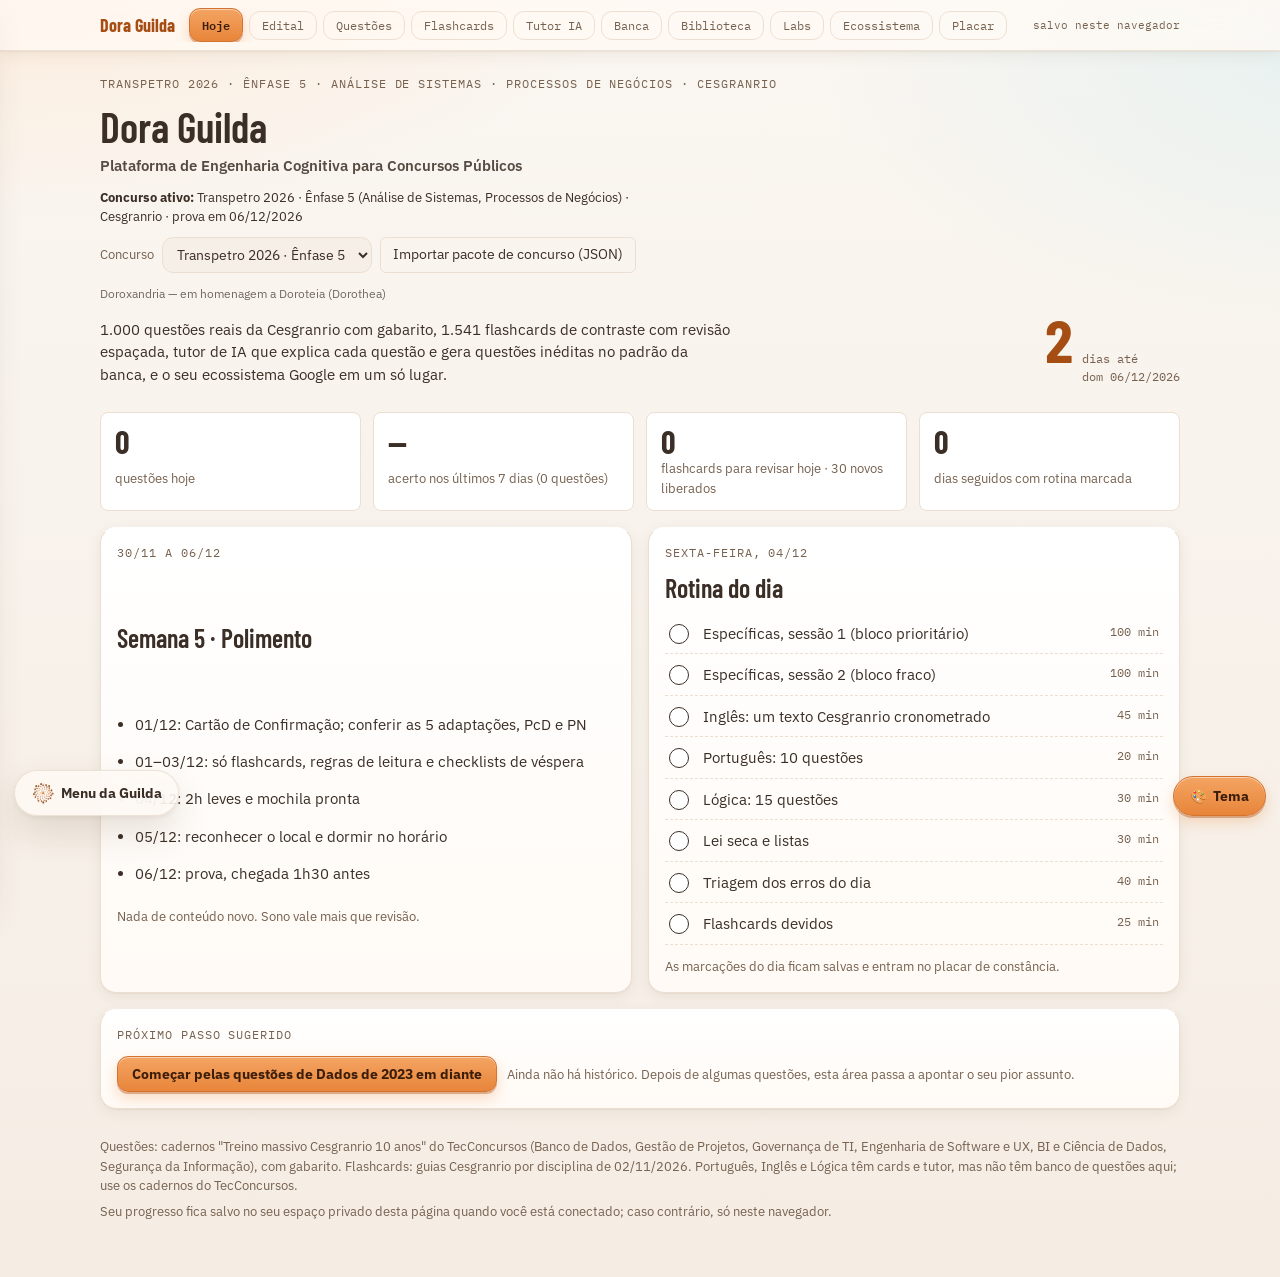
<file: index.html>
<!doctype html>
<html lang="pt-BR" data-th-bottom="84"><head><meta charset="utf-8"><meta name="viewport" content="width=device-width,initial-scale=1,viewport-fit=cover"><meta name="theme-color" content="#0d5b6b"><link rel="manifest" href="manifest.json"><link rel="icon" href="icon-192.png"><link rel="apple-touch-icon" href="icon-192.png"><style>:root{color-scheme:light;padding:env(safe-area-inset-top,0px) 0 env(safe-area-inset-bottom,0px)}body{margin:0;font:14px system-ui,sans-serif}img{max-width:100%}[hidden]{display:none!important}</style>
<title>Dora Guilda · Engenharia Cognitiva para Concursos Públicos</title>

<link rel="preconnect" href="https://fonts.googleapis.com">
<link rel="preconnect" href="https://fonts.gstatic.com" crossorigin>
<link rel="stylesheet" href="https://fonts.googleapis.com/css2?family=Barlow+Condensed:wght@500;600;700&family=IBM+Plex+Sans:ital,wght@0,400;0,500;0,600;1,400&family=IBM+Plex+Mono:wght@400;500&display=swap">
<style>
/* Layout: barra de navegação fixa com as seis áreas; cada área é uma coluna de leitura no estilo do caderno de prova; placar lateral só em telas largas. */
:root{
  --bg:#f3f5f6; --paper:#ffffff; --ink:#14232a; --muted:#566870; --line:#d5dde0;
  --accent:#0d5b6b; --accent-soft:#dcecef; --warn:#a96400; --warn-soft:#f8ecd8;
  --bad:#a3322a; --bad-soft:#f6e1de; --ok:#2c6e3f; --ok-soft:#e1efe4; --on-accent:#ffffff;
  --display:"Barlow Condensed","Arial Narrow",Arial,sans-serif;
  --body:"IBM Plex Sans",system-ui,-apple-system,"Segoe UI",sans-serif;
  --mono:"IBM Plex Mono",ui-monospace,Menlo,Consolas,monospace;
}
@media (prefers-color-scheme:dark){:root:not([data-theme="light"]){
  --bg:#0e1619; --paper:#152126; --ink:#e3ecee; --muted:#9db0b6; --line:#2a3a40;
  --accent:#5fb6c6; --accent-soft:#16343b; --warn:#e3a54b; --warn-soft:#3a2c14;
  --bad:#ec8b81; --bad-soft:#3d1f1c; --ok:#7fc794; --ok-soft:#183324; --on-accent:#0e1619; color-scheme:dark}}
:root[data-theme="dark"]{
  --bg:#0e1619; --paper:#152126; --ink:#e3ecee; --muted:#9db0b6; --line:#2a3a40;
  --accent:#5fb6c6; --accent-soft:#16343b; --warn:#e3a54b; --warn-soft:#3a2c14;
  --bad:#ec8b81; --bad-soft:#3d1f1c; --ok:#7fc794; --ok-soft:#183324; --on-accent:#0e1619; color-scheme:dark}
*{box-sizing:border-box}
body{background:var(--bg);color:var(--ink);font-family:var(--body);font-size:15px;line-height:1.5;margin:0;
  padding-left:max(16px,env(safe-area-inset-left,0px));padding-right:max(16px,env(safe-area-inset-right,0px));padding-block:0 56px}
.wrap{max-width:1080px;margin:0 auto}
h1,h2,h3{font-family:var(--display);font-weight:600;line-height:1.1;text-wrap:balance;margin:0}
h1{font-size:clamp(28px,4.6vw,42px)} h2{font-size:26px} h3{font-size:19px}
p{margin:0;max-width:70ch}
.eyebrow{font-family:var(--mono);font-size:12px;letter-spacing:.08em;text-transform:uppercase;color:var(--muted)}
.mono{font-family:var(--mono);font-variant-numeric:tabular-nums}
.note{font-size:13px;color:var(--muted)}
a{color:var(--accent)}
button{font-family:var(--body);font-size:14px;cursor:pointer;border-radius:6px;border:1px solid var(--line);background:var(--paper);color:var(--ink);padding:8px 14px}
button.primary{background:var(--accent);border-color:var(--accent);color:var(--on-accent);font-weight:600}
button.ghost{background:none}
button:disabled{opacity:.5;cursor:default}
button:focus-visible,select:focus-visible,input:focus-visible,textarea:focus-visible,a:focus-visible{outline:2px solid var(--accent);outline-offset:2px}
select,input[type=number],textarea{font-family:var(--body);font-size:14px;padding:7px 10px;border:1px solid var(--line);border-radius:6px;background:var(--paper);color:var(--ink);max-width:100%}
textarea{width:100%;resize:vertical;min-height:70px}

body::before{content:"";position:fixed;inset:0 0 auto;height:env(safe-area-inset-top,0px);z-index:10;background:var(--paper)}
nav.top{position:sticky;top:env(safe-area-inset-top,0px);z-index:5;background:var(--paper);border-bottom:1px solid var(--line);
  margin-left:calc(-1 * max(16px,env(safe-area-inset-left,0px)));margin-right:calc(-1 * max(16px,env(safe-area-inset-right,0px)));
  padding-block:8px;padding-left:max(16px,env(safe-area-inset-left,0px));padding-right:max(16px,env(safe-area-inset-right,0px))}
nav.top .in{max-width:1080px;margin:0 auto;display:flex;gap:6px;overflow-x:auto;scrollbar-width:none;align-items:center}
nav.top .brand{font-family:var(--display);font-weight:700;font-size:18px;margin-right:8px;white-space:nowrap;color:var(--accent)}
nav.top button{flex:0 0 auto;font-family:var(--mono);font-size:12px;padding:6px 12px;border-radius:999px;color:var(--muted)}
nav.top button[aria-current="page"]{color:var(--accent);border-color:var(--accent);background:var(--accent-soft)}
nav.top .sync{margin-left:auto;font-family:var(--mono);font-size:11px;color:var(--muted);white-space:nowrap;padding-left:8px}

header.hero{padding-block:24px 8px;display:grid;gap:10px}
.hero-row{display:flex;flex-wrap:wrap;gap:16px;align-items:flex-end;justify-content:space-between}
.count{display:flex;align-items:baseline;gap:8px}
.count .n{font-family:var(--display);font-size:60px;font-weight:700;color:var(--accent);line-height:.9}
.count .l{font-family:var(--mono);font-size:12px;color:var(--muted)}

section[hidden]{display:none!important}
.view{padding-top:18px;display:grid;gap:16px}
.panel{background:var(--paper);border:1px solid var(--line);border-radius:8px;padding:16px;display:grid;gap:12px;min-width:0}
.grid2{display:grid;grid-template-columns:repeat(auto-fit,minmax(300px,1fr));gap:16px}
.grid3{display:grid;grid-template-columns:repeat(auto-fit,minmax(200px,1fr));gap:12px}
.kpi{display:grid;gap:2px;padding:12px 14px;border:1px solid var(--line);border-radius:8px;background:var(--paper);min-width:0}
.kpi b{font-family:var(--display);font-size:32px;font-weight:700;line-height:1}
.kpi span{font-size:13px;color:var(--muted)}
.row{display:flex;flex-wrap:wrap;gap:10px;align-items:center}
.chips{display:flex;flex-wrap:wrap;gap:6px}
.chips button{font-size:13px;padding:5px 10px;border-radius:999px}
.chips button[aria-pressed="true"]{background:var(--accent-soft);border-color:var(--accent);color:var(--accent)}
.filters{display:grid;grid-template-columns:repeat(auto-fit,minmax(200px,1fr));gap:10px;align-items:end}
.filters label{display:grid;gap:4px;font-size:13px;color:var(--muted)}
.pill{display:inline-block;font-family:var(--mono);font-size:11px;padding:2px 8px;border-radius:999px;border:1px solid currentColor;white-space:nowrap}
.pill.ok{color:var(--ok);background:var(--ok-soft)} .pill.bad{color:var(--bad);background:var(--bad-soft)} .pill.warn{color:var(--warn);background:var(--warn-soft)} .pill.acc{color:var(--accent);background:var(--accent-soft)}
.check{display:grid;gap:2px}
.check label{display:grid;grid-template-columns:24px 1fr auto;gap:10px;align-items:start;padding:8px 4px;border-bottom:1px dashed var(--line);cursor:pointer}
.check input{appearance:none;width:20px;height:20px;border:1.5px solid var(--ink);border-radius:50%;margin:1px 0 0;cursor:pointer;background:var(--paper)}
.check input:checked{background:var(--ink)}
.check input:checked + span{color:var(--muted);text-decoration:line-through}
.check .min{font-family:var(--mono);font-size:12px;color:var(--muted)}
ul.clean{margin:0;padding-left:18px;display:grid;gap:5px}

/* questões */
.layout{display:grid;grid-template-columns:minmax(0,1fr) 270px;gap:16px}
@media (max-width:860px){.layout{grid-template-columns:1fr}}
.q-meta{display:flex;flex-wrap:wrap;gap:6px 14px;font-family:var(--mono);font-size:12px;color:var(--muted)}
.q-text{white-space:pre-wrap;font-size:15.5px;line-height:1.55;max-width:74ch}
.alts{display:grid;gap:8px}
.alt{display:grid;grid-template-columns:30px 1fr;gap:10px;align-items:start;padding:10px 12px;border:1px solid var(--line);border-radius:8px;background:var(--paper);text-align:left;font-size:15px;line-height:1.45;white-space:pre-wrap;width:100%}
.alt .l{font-family:var(--display);font-size:20px;font-weight:700;color:var(--accent)}
.alt:hover{border-color:var(--accent)}
.alt.chosen{border-color:var(--accent);background:var(--accent-soft)}
.alt.right{border-color:var(--ok);background:var(--ok-soft)}
.alt.wrong{border-color:var(--bad);background:var(--bad-soft)}
.alt.elim{opacity:.45;text-decoration:line-through}
.feedback{border-left:4px solid var(--accent);padding:10px 14px;background:var(--accent-soft);border-radius:0 8px 8px 0;display:grid;gap:8px}
.feedback.ok{border-color:var(--ok);background:var(--ok-soft)}
.feedback.bad{border-color:var(--bad);background:var(--bad-soft)}
.ai{white-space:pre-wrap;font-size:14.5px;line-height:1.55;border:1px dashed var(--accent);border-radius:8px;padding:12px 14px;background:var(--paper)}
.ai.thinking{color:var(--muted);font-style:italic}
.taxo{display:flex;flex-wrap:wrap;gap:6px;align-items:center}
.taxo button{font-size:12px;padding:4px 10px;border-radius:999px}
.taxo button[aria-pressed="true"]{background:var(--warn-soft);border-color:var(--warn);color:var(--warn)}
.grid10{display:grid;grid-template-columns:repeat(10,1fr);gap:4px}
.grid10 button{padding:6px 0;font-family:var(--mono);font-size:12px;border-radius:4px}
.grid10 button.done{background:var(--accent-soft);border-color:var(--accent)}
.grid10 button.cur{outline:2px solid var(--accent)}
.grid10 button.flag{border-color:var(--warn);color:var(--warn)}
.timer{font-family:var(--display);font-size:30px;font-weight:600}
.big{font-family:var(--display);font-size:42px;font-weight:700;line-height:1;color:var(--accent)}

/* flashcards */
.card{min-height:220px;display:grid;gap:14px;align-content:start;border:1px solid var(--line);border-radius:12px;padding:22px;background:var(--paper)}
.card .front{font-size:19px;line-height:1.45;font-weight:500}
.card .back{font-size:16px;line-height:1.55;border-top:1px dashed var(--line);padding-top:14px;white-space:pre-wrap}
.grades{display:grid;grid-template-columns:repeat(4,1fr);gap:8px}
.grades button{display:grid;gap:2px;padding:10px 6px}
.grades button small{font-family:var(--mono);font-size:11px;color:var(--muted)}
.grades .g0{border-color:var(--bad);color:var(--bad)} .grades .g1{border-color:var(--warn);color:var(--warn)} .grades .g2{border-color:var(--ok);color:var(--ok)} .grades .g3{border-color:var(--accent);color:var(--accent)}

/* tutor */
.chat{display:grid;gap:10px}
.msg{padding:10px 14px;border-radius:10px;white-space:pre-wrap;line-height:1.55;max-width:80ch}
.msg.u{background:var(--accent-soft);justify-self:end}
.msg.a{background:var(--paper);border:1px solid var(--line)}

/* ecossistema */
.links{display:grid;grid-template-columns:repeat(auto-fit,minmax(260px,1fr));gap:10px}
.link{display:grid;gap:4px;padding:12px 14px;border:1px solid var(--line);border-radius:8px;background:var(--paper);text-decoration:none;color:var(--ink);min-width:0}
.link:hover{border-color:var(--accent)}
.btnlink{display:inline-flex;align-items:center;min-height:36px;padding:6px 12px;border:1px solid var(--accent);border-radius:6px;color:var(--accent);text-decoration:none;font-size:14px}
.btnlink.ghost{border-color:var(--line);color:var(--ink)}
.btnlink:hover{background:var(--accent-soft)}
.bib-text{line-height:1.7;max-width:75ch}
.bib-text h3,.bib-text h4{margin:18px 0 6px}
.bib-text p{margin:0 0 10px}
.bib-text li{margin:0 0 6px}
.bib-text mark{background:var(--warn-soft);color:inherit;border-radius:2px}
.link b{font-size:15px}
.link span{font-size:13px;color:var(--muted)}

.bars{display:grid;gap:6px}
.bar{display:grid;grid-template-columns:minmax(90px,140px) 1fr 70px;gap:8px;align-items:center;font-size:13px}
.bar .track{height:10px;background:var(--accent-soft);border-radius:2px;overflow:hidden}
.bar .fill{height:100%;background:var(--accent)}
.bar .v{font-family:var(--mono);text-align:right;font-size:12px}
table{border-collapse:collapse;width:100%;font-size:13px}
th,td{text-align:left;padding:6px 8px;border-bottom:1px solid var(--line);vertical-align:top}
th{font-family:var(--mono);font-size:11px;letter-spacing:.06em;text-transform:uppercase;color:var(--muted);font-weight:500}
td.num,th.num{text-align:right;font-family:var(--mono)}
.tbl{overflow-x:auto}
.empty{padding:20px;text-align:center;color:var(--muted)}
footer{padding-top:28px;font-size:13px;color:var(--muted);display:grid;gap:6px}
@media (prefers-reduced-motion:reduce){*{transition:none!important;animation:none!important}}
</style>
<link rel="icon" type="image/svg+xml" href="favicon.svg"><link rel="apple-touch-icon" href="apple-touch-icon-180.png"><meta property="og:image" content="identidade/premium/oficial/og-1200x630-escuro.png"><meta name="theme-color" content="#211a16"><link rel="stylesheet" href="temas.css"><link rel="stylesheet" href="tema.css"><script src="tema.js"></script><script src="guilda.js"></script><script src="abrir.js" defer></script>

<nav class="top" aria-label="Áreas"><div class="in">
  <span class="brand">Dora Guilda</span>
  <button type="button" data-v="hoje" aria-current="page">Hoje</button>
  <button type="button" data-v="edital">Edital</button>
  <button type="button" data-v="questoes">Questões</button>
  <button type="button" data-v="cards">Flashcards</button>
  <button type="button" data-v="tutor">Tutor IA</button>
  <button type="button" data-v="banca">Banca</button>
  <button type="button" data-v="biblio">Biblioteca</button>
  <button type="button" data-v="labs">Labs</button>
  <button type="button" data-v="eco">Ecossistema</button>
  <button type="button" data-v="placar">Placar</button>
  <span class="sync" id="sync">salvo neste navegador</span>
</div></nav>

<div class="wrap">
<header class="hero">
  <div class="eyebrow" id="heroEyebrow">Carregando o concurso…</div>
  <div class="hero-row">
    <div style="display:grid;gap:6px;min-width:0">
      <h1>Dora Guilda</h1><p class="subtitulo" style="margin:0 0 4px;font-size:15px;font-weight:600;opacity:.85">Plataforma de Engenharia Cognitiva para Concursos Públicos</p><p class="concurso-ativo" style="margin:0 0 4px;font-size:13px"><b>Concurso ativo:</b> <span id="concAtivo">carregando…</span></p><div class="row conc-row" style="gap:8px;margin:0 0 6px"><label class="note" for="concSel">Concurso</label><select id="concSel"><option value="">Carregando…</option></select><label class="btnlink ghost" style="cursor:pointer">Importar pacote de concurso (JSON)<input type="file" id="pacFile" accept="application/json,.json" hidden></label><span class="note" id="pacNote" role="status"></span></div><p class="homenagem" style="margin:0 0 10px;font-size:12px;opacity:.7">Doroxandria — em homenagem a Doroteia (Dorothea)</p>
      <p id="heroText">Questões reais com gabarito, flashcards de contraste com revisão espaçada, tutor de IA que explica cada questão e gera questões inéditas no padrão da banca, e o seu ecossistema Google em um só lugar.</p>
    </div>
    <div class="count"><span class="n mono" id="days">—</span><span class="l" id="daysLabel">dias até<br>a prova</span></div>
  </div>
</header>

<!-- HOJE -->
<section class="view" id="v-hoje">
  <div class="grid3" id="kpis"></div>
  <div class="grid2">
    <div class="panel">
      <div class="eyebrow" id="weekLabel">Semana</div>
      <h2 id="weekTitle">Plano da semana</h2>
      <ul class="clean" id="weekTasks"></ul>
      <div class="note" id="weekGoal"></div>
    </div>
    <div class="panel">
      <div class="eyebrow" id="todayLabel">Rotina de hoje</div>
      <h2>Rotina do dia</h2>
      <div class="check" id="routine"></div>
      <div class="note">As marcações do dia ficam salvas e entram no placar de constância.</div>
    </div>
  </div>
  <div class="panel">
    <div class="eyebrow">Próximo passo sugerido</div>
    <div id="nextStep" class="row"></div>
  </div>
</section>

<!-- EDITAL (painel da prova, pesos, edital e cadernos, tudo do pacote do concurso) -->
<section class="view" id="v-edital" hidden>
  <div id="editalBody" style="display:grid;gap:16px"></div>
</section>

<!-- QUESTÕES -->
<section class="view" id="v-questoes" hidden>
  <div class="panel" id="qsetup">
    <div class="chips" role="group" aria-label="Modo">
      <button type="button" data-m="treino" aria-pressed="true">Treino com correção na hora</button>
      <button type="button" data-m="simulado" aria-pressed="false">Simulado cronometrado</button>
      <button type="button" data-m="erros" aria-pressed="false">Refazer erros</button>
    </div>
    <div class="chips" id="discChips" aria-label="Disciplinas"></div>
    <div class="filters">
      <label>Assunto<select id="assunto"><option value="">Todos os assuntos do filtro</option></select></label>
      <label>Período<select id="periodo"><option value="2023">2023 em diante (estilo atual)</option><option value="2019">2019 em diante</option><option value="0">Todos (2016 a 2026)</option></select></label>
      <label>Ordem<select id="ordem"><option value="rand">Aleatória</option><option value="recent">Mais recentes primeiro</option></select></label>
      <label id="nWrap" hidden>Questões no simulado<input type="number" id="nSim" min="5" max="70" step="5" value="20"></label>
    </div>
    <div class="row">
      <label class="row" style="gap:6px;font-size:13px"><input type="checkbox" id="foraEnfase" checked> Ocultar assuntos de outras ênfases</label>
      <label class="row" style="gap:6px;font-size:13px"><input type="checkbox" id="semFeitas"> Só questões ainda não feitas</label>
    </div>
    <div class="row"><button type="button" class="primary" id="qstart">Começar</button><span class="note" id="qcount"></span></div>
  </div>
  <div class="layout" id="qarena" hidden>
    <div class="panel" id="qpanel"></div>
    <aside class="panel" id="qside"></aside>
  </div>
</section>

<!-- FLASHCARDS -->
<section class="view" id="v-cards" hidden>
  <div class="panel">
    <div class="chips" id="cardChips" aria-label="Disciplinas dos flashcards"></div>
    <div class="row">
      <span class="note" id="cardCount"></span>
      <label class="row" style="gap:6px;font-size:13px">Novos por dia <input type="number" id="newPerDay" min="0" max="200" step="5" value="30" style="width:80px"></label>
    </div>
  </div>
  <div id="cardStage"></div>
</section>

<!-- TUTOR -->
<section class="view" id="v-tutor" hidden>
  <div class="grid2">
    <div class="panel">
      <div class="eyebrow">Gerador de questões inéditas</div>
      <h2>Questões no padrão <span data-conc="banca" data-padrao="da banca">Cesgranrio</span></h2>
      <p class="note">O tutor lê duas questões reais do assunto escolhido e escreve uma nova no mesmo molde: distrator vizinho, absoluto plantado, frase decisiva.</p>
      <div class="filters">
        <label>Disciplina<select id="genDisc"></select></label>
        <label>Assunto<select id="genAss"></select></label>
      </div>
      <div class="row"><button type="button" class="primary" id="genBtn">Gerar questão</button><span class="note" id="genNote"></span></div>
      <div id="genOut"></div>
    </div>
    <div class="panel">
      <div class="eyebrow">Converse com o tutor</div>
      <h2>Tutor <span data-conc="banca" data-padrao="de concursos">Cesgranrio</span></h2>
      <div class="chips" id="tutorQuick"></div>
      <div class="chat" id="chat"></div>
      <textarea id="chatIn" placeholder="Ex.: qual a diferença entre IDS e IPS do jeito que a Cesgranrio cobra?"></textarea>
      <div class="row"><button type="button" class="primary" id="chatSend">Enviar</button><button type="button" class="ghost" id="chatStop" hidden>Parar</button><button type="button" class="ghost" id="chatClear">Limpar conversa</button></div>
      <p class="note" id="tutorNote">O tutor usa o seu próprio acesso ao Claude e pede permissão na primeira pergunta.</p>
    </div>
  </div>
</section>

<!-- BIBLIOTECA -->
<section class="view" id="v-biblio" hidden>
  <div class="panel">
    <div class="eyebrow">Fonte única: Google Drive · Arena · Base de conhecimento</div>
    <h2>Biblioteca</h2>
    <p class="note" id="bibNote">Guias, edital, prova comentada, cadernos de questões e aulas. No Claude, os textos vêm direto do seu Google Drive. Na versão pública, os guias abrem aqui e o resto abre no Drive (só para você, logado).</p>
    <div class="row"><input type="search" id="bibQ" placeholder="Buscar por título ou disciplina" style="flex:1;min-width:0;padding:8px 10px;border:1px solid var(--line);border-radius:6px;background:var(--paper);color:var(--ink)"><button type="button" class="ghost" id="bibNew">O que há de novo no Drive</button></div>
    <div class="chips" id="bibChips"></div>
    <div id="bibList" style="display:grid;gap:14px"></div>
  </div>
  <div class="panel" id="bibReader" hidden>
    <div class="row"><button type="button" class="ghost" id="bibBack">← Voltar à lista</button><a class="btnlink ghost" id="bibOpen" target="_blank" rel="noopener">Abrir no Drive ↗</a><span class="note" id="bibSrc"></span></div>
    <h2 id="bibTitle"></h2>
    <div class="row"><input type="search" id="bibFind" placeholder="Procurar neste texto" style="flex:1;min-width:0;padding:8px 10px;border:1px solid var(--line);border-radius:6px;background:var(--paper);color:var(--ink)"><span class="note" id="bibHits"></span></div>
    <div id="bibText" class="bib-text"></div>
  </div>
</section>

<!-- LABS -->
<section class="view" id="v-labs" hidden>
  <div class="panel">
    <div class="eyebrow">Laboratório de SQL · roda no seu navegador</div>
    <h2>Labs · SQL com as tabelas da prova</h2>
    <p class="note">Quatro tabelas pequenas, no estilo das questões da Cesgranrio. Escolha um desafio, escreva a consulta e execute. O app compara o seu resultado com o esperado, sem olhar o nome das colunas nem a ordem das linhas, a menos que o desafio peça ORDER BY.</p>
    <div class="row"><label class="note">Desafio <select id="sqlCh"></select></label><span class="pill acc" id="sqlScore"></span></div>
    <div class="panel" id="sqlTask" style="background:var(--accent-soft)"></div>
    <textarea id="sqlIn" spellcheck="false" style="font-family:var(--mono);min-height:120px" placeholder="SELECT ..."></textarea>
    <div class="row"><button type="button" class="primary" id="sqlRun">Executar e conferir</button><button type="button" class="ghost" id="sqlShow">Mostrar uma resposta</button><button type="button" class="ghost" id="sqlSchema">Ver as tabelas</button><span class="note" id="sqlNote"></span></div>
    <div id="sqlOut"></div>
  </div>
</section>

<!-- BANCA -->
<section class="view" id="v-banca" hidden>
  <div class="panel">
    <div class="eyebrow">Perfil da <span data-conc="banca" data-padrao="banca">Cesgranrio</span>, prioridades e lições dos professores</div>
    <h2>Banca</h2>
    <div class="chips" id="bancaTabs"></div>
    <div id="bancaBody" style="display:grid;gap:12px"></div>
    <div class="note" id="bancaNote"></div>
  </div>
</section>

<!-- ECOSSISTEMA -->
<section class="view" id="v-eco" hidden>
  <div id="ecoLinks" style="display:grid;gap:16px"></div>
  <div class="panel">
    <div class="eyebrow">Como usar cada ferramenta na reta final</div>
    <h2>Seu ecossistema de estudo</h2>
    <div class="tbl"><table>
      <thead><tr><th>Ferramenta</th><th>Para quê nesta prova</th><th>Quando</th></tr></thead>
      <tbody>
        <tr><td><b>Doroxandria (esta página)</b></td><td>Questões reais com correção, simulados de domingo, refação de erros, flashcards de contraste, tutor</td><td>Todo dia, blocos de Específicas e Anki</td></tr>
        <tr><td><b>Gemini Notebook</b></td><td>Um caderno por disciplina com o guia Cesgranrio como fonte principal; Resumo em Áudio da lei seca e dos pares de contraste; teste e cartões gerados das suas fontes</td><td>Áudio no deslocamento; teste no fim do bloco do dia</td></tr>
        <tr><td><b>Gemini (app)</b></td><td>Gems por disciplina que respondem só com base no guia; Canvas para simular OLAP, normalização e tabela-verdade; Deep Research para LGPD, normas ISO e NIST atualizadas</td><td>Quando travar num conceito; uma vez para cada norma</td></tr>
        <tr><td><b>Flow e Veo</b></td><td>Cenas curtas para o palácio da memória: 14 táticas ATT&amp;CK, STRIDE, 5 grupos do PMBOK, ACID, as 6 operações OLAP</td><td>Uma lista por dia nas semanas 2 e 3</td></tr>
        <tr><td><b>Google Vids</b></td><td>Microaulas narradas a partir do seu caderno de erros no Docs</td><td>Semana 4, para revisar os erros recorrentes</td></tr>
        <tr><td><b>Colab</b></td><td>Estatística do seu desempenho e da incidência da banca a partir do banco de questões</td><td>Segunda-feira, junto da correção do simulado</td></tr>
        <tr><td><b>TecConcursos</b></td><td>43 cadernos por tópico para volume e para medir com questões novas</td><td>Sessões de Específicas</td></tr>
      </tbody>
    </table></div>
  </div>
</section>

<!-- PLACAR -->
<section class="view" id="v-placar" hidden>
  <div class="panel" id="placar"></div>
  <div class="panel" id="progIO">
    <div class="eyebrow">Levar o progresso para outro aparelho</div>
    <h3>Exportar e importar</h3>
    <p class="note">O arquivo guarda questões feitas, flashcards, simulados e tipos de erro. Ao importar, o app junta com o que já existe aqui, sem apagar nada.</p>
    <div class="row"><button type="button" class="primary" id="expFile">Baixar progresso (.json)</button><button type="button" id="expCopy">Copiar progresso</button><label class="btnlink ghost" style="cursor:pointer">Importar arquivo<input type="file" id="impFile" accept="application/json,.json" hidden></label></div>
    <textarea id="impText" placeholder="Ou cole aqui o texto copiado de outro aparelho e clique em Importar texto"></textarea>
    <div class="row"><button type="button" id="impBtn">Importar texto</button><span class="note" id="ioNote"></span></div>
  </div>
</section>

<footer>
  <div>Questões: cadernos "Treino massivo Cesgranrio 10 anos" do TecConcursos (Banco de Dados, Gestão de Projetos, Governança de TI, Engenharia de Software e UX, BI e Ciência de Dados, Segurança da Informação), com gabarito. Flashcards: guias Cesgranrio por disciplina de 02/11/2026. Português, Inglês e Lógica têm cards e tutor, mas não têm banco de questões aqui; use os cadernos do TecConcursos.</div>
  <div>Seu progresso fica salvo no seu espaço privado desta página quando você está conectado; caso contrário, só neste navegador.</div>
</footer>
</div>

<script>
(function(){
  "use strict";
  var $=function(id){return document.getElementById(id)};
  var esc=function(s){return String(s==null?'':s).replace(/[&<>"]/g,function(c){return {'&':'&amp;','<':'&lt;','>':'&gt;','"':'&quot;'}[c]})};
  var EXAM=null; // data da prova: vem do pacote do concurso ativo (concurso.datas.prova)
  var DISC={Dados:'Dados',BI_CienciaDados:'BI e Dados',EngSoftware_UX:'Eng. Software e UX',Projetos:'Projetos',Governanca:'Governança e LGPD',Seguranca:'Segurança'};
  var FORA=/Python|NumPy|Pandas|Tensores|Keras|Matplotlib|Scikit|NLTK|Bibliotecas Python|Linguagem R|Scala|Machine Learning|Redes Neurais|Deep Learning|IA Generativa|Linguagem Natural|LLM|Treinamento e Avalia|Multiagentes|Hadoop|Streaming|Jupyter|ERP \(Enterprise|IN SGD|CMMI|MPS\.BR|Protocolos Seguros|TLS, SSL|IPSec|SSH|Redes Sem Fio|Transferência Segura|RADIUS|Kerberos|Hardening|Forense|Blockchain|SQL Server|Oracle|MySQL|PostgreSQL|Access|Procedimentos armazenados|PL\/SQL|Padrões de Projeto|Pontos de Função|Maven|Jenkins|SubVersion|Github|Esteganografia|Algoritmos de Criptografia|Análise de Código Malicioso|Microsoft Endpoint/i;
  var WEEKS=[
    {s:'2026-11-02',e:'2026-11-08',n:'Semana 1 · Diagnóstico',t:['Dados todos os dias: SQL com tabela e ER → relacional com instâncias','Segurança em dias alternados: malware, ataques, ferramentas de defesa','Lógica em bloco curto diário (equivalências e negação)','Não abra a prova 2023 comentada antes de domingo','Domingo 08/11: Simulado 1 com a prova 2023, ordem A, 330 min'],g:'Meta do Simulado 1: Específicas ≥ 30 · Português ≥ 7 · Inglês ≥ 4'},
    {s:'2026-11-09',e:'2026-11-15',n:'Semana 2 · Blocos fracos',t:['Segunda: correção do Simulado 1 (2h) e taxonomia dos erros','Bloco abaixo de 60% ganha sessão diária','Requisitos, testes e V&V, UML pela descrição, UX (Nielsen, WCAG, protótipos, MVP)','Criptografia (qual chave de quem), IAM, normas pelo número; DW/OLAP; ACID','Domingo 15/11: Simulado 2, ordem B (Inglês primeiro)'],g:'Meta do Simulado 2: Específicas ≥ 33 · Português ≥ 7 · Inglês ≥ 5'},
    {s:'2026-11-16',e:'2026-11-22',n:'Semana 3 · Volume misto e lei seca',t:['Sessões com três assuntos intercalados, 3,5 min por questão','Lei seca 30 min/dia: LGPD, normas, Scrum Guide, grupos × áreas, PMBOK 7','Uma sessão de cálculo: rede, PERT, valor agregado','Glossário do bloco 4 (2h)','Domingo 22/11: Simulado 3 com questões não vistas; fixe a ordem do dia'],g:'Meta do Simulado 3: Específicas ≥ 36 · Português ≥ 8 · Inglês ≥ 5'},
    {s:'2026-11-23',e:'2026-11-29',n:'Semana 4 · Reforço por erro',t:['Só subitens com dois ou mais erros','Segunda passada na prova 2023 (erradas e "?")','Inglês: texto da Transpetro 2023 pela terceira vez','Último conteúdo novo na sexta 27/11','Domingo 29/11: Simulado 4, ensaio geral no horário da prova'],g:'Meta do Simulado 4: Específicas ≥ 38 · Gerais ≥ 12'},
    {s:'2026-11-30',e:'2026-12-06',n:'Semana 5 · Polimento',t:['01/12: Cartão de Confirmação; conferir as 5 adaptações, PcD e PN','01–03/12: só flashcards, regras de leitura e checklists de véspera','04/12: 2h leves e mochila pronta','05/12: reconhecer o local e dormir no horário','06/12: prova, chegada 1h30 antes'],g:'Nada de conteúdo novo. Sono vale mais que revisão.'}
  ];
  var ROUTINE=[['esp1','Específicas, sessão 1 (bloco prioritário)',100],['esp2','Específicas, sessão 2 (bloco fraco)',100],['ing','Inglês: um texto Cesgranrio cronometrado',45],['port','Português: 10 questões',20],['log','Lógica: 15 questões',30],['lei','Lei seca e listas',30],['erros','Triagem dos erros do dia',40],['anki','Flashcards devidos',25]];

  // ---------- estado ----------
  var state={hist:{},srs:{},sims:[],days:{},newCount:{},u:0};
  try{var raw=localStorage.getItem('arenaTP.v2'); if(raw) state=Object.assign(state,JSON.parse(raw));}catch(e){}
  var dbRef=null, saveTimer=null, saving=false, dirty=false;
  function stamp(){state.u=Date.now();}
  function persist(){ stamp(); try{localStorage.setItem('arenaTP.v2',JSON.stringify(state));}catch(e){} dirty=true; if(dbRef){ clearTimeout(saveTimer); saveTimer=setTimeout(flush,2500); } }
  function flush(){ if(!dbRef||saving||!dirty) return; saving=true; dirty=false; $('sync').textContent='salvando…';
    dbRef.set(JSON.parse(JSON.stringify(state))).then(function(){ $('sync').textContent='sincronizado'; }).catch(function(e){ $('sync').textContent= e&&e.code==='quota_exceeded'?'espaço cheio':'salvo neste navegador'; if(e&&e.code==='invalid_argument') dbRef=null; }).then(function(){ saving=false; if(dirty) saveTimer=setTimeout(flush,2500); }); }
  function mergeIn(o){ if(!o) return; var k;
    for(k in (o.hist||{})){ var a=state.hist[k], b=o.hist[k]; if(!a || (b.w||0)>(a.w||0)) state.hist[k]=b; }
    for(k in (o.srs||{})){ var c=state.srs[k], d=o.srs[k]; if(!c || (d.u||0)>(c.u||0)) state.srs[k]=d; }
    for(k in (o.days||{})){ state.days[k]=Object.assign({},o.days[k],state.days[k]||{}); }
    for(k in (o.newCount||{})){ state.newCount[k]=Math.max(state.newCount[k]||0,o.newCount[k]); }
    var seen={}; state.sims=(state.sims||[]).concat(o.sims||[]).filter(function(s){ if(seen[s.when]) return false; seen[s.when]=1; return true; }).sort(function(x,y){return x.when-y.when}); }
  (async function(){ try{ if(!window.claude||!window.claude.use) return; var user=await window.claude.use('user'); var db=await window.claude.use('db'); if(!user||!db) return; var id=await user.id(); if(!id) return;
      dbRef=db.doc('data/users/'+id+'/progress'); var snap=await dbRef.get(); if(snap.exists){ mergeIn(snap.data()); try{localStorage.setItem('arenaTP.v2',JSON.stringify(state));}catch(e){} rerender(); }
      $('sync').textContent='sincronizado'; dirty=true; flush(); }catch(e){ dbRef=null; } })();

  // ---------- util ----------
  function todayKey(d){ d=d||new Date(); return d.getFullYear()+'-'+String(d.getMonth()+1).padStart(2,'0')+'-'+String(d.getDate()).padStart(2,'0'); }
  function dayNum(d){ d=d||new Date(); return Math.floor(new Date(d.getFullYear(),d.getMonth(),d.getDate()).getTime()/86400000); }
  function shuffle(a){ for(var i=a.length-1;i>0;i--){ var j=Math.floor(Math.random()*(i+1)); var t=a[i]; a[i]=a[j]; a[j]=t; } return a; }
  function fmt(s){ s=Math.max(0,Math.floor(s)); var h=Math.floor(s/3600), m=Math.floor(s%3600/60), r=s%60; return (h?h+':':'')+(h&&m<10?'0':'')+m+':'+(r<10?'0':'')+r; }
  function shortAss(a){ return String(a||'').replace(/^TI - [^-]+ - /,'').replace(/^(Gestão de Projetos \(PMBOK\)|Direito Digital) - /,''); }

  var TEC='https://www.tecconcursos.com.br/';
  var Q=[], QBY={}, C=[], LINKS=undefined, BANCA=undefined, VIDEOS=undefined, sample=null, bancaTab='perfil';

  // ---------- CONCURSOS: pacotes no mesmo formato do Doroxandria local ----------
  // concursos/indice.json lista os pacotes do app; o usuário pode importar outros (exportados do Doroxandria).
  // Do pacote saem nome, órgão, banca, datas, painel da prova, pesos, edital, cadernos, plano e conteúdos.
  var Q_ALL=[], C_ALL=[], BIB_ALL=null, CONC=null, PACOTE=null, PACS=[], ALV=null, conteudoToken=0, CONTEUDO_CACHE={}, IMPORT_MEM={};
  var CONC_KEY='arenaTP.concurso', PAC_KEY='arenaTP.pacotes', DIAS=['dom','seg','ter','qua','qui','sex','sáb'];
  // banco desta página (questoes.json) → disciplinas da biblioteca compartilhada do Doroxandria
  var WEB_BIB={Dados:['banco-de-dados'],BI_CienciaDados:['bi-e-analise-de-dados'],EngSoftware_UX:['engenharia-de-software','ux'],Projetos:['gestao-de-projetos'],Governanca:['governanca-de-ti'],Seguranca:['seguranca-da-informacao']};
  var CARD_ALIAS={Geral:'estrategia-de-prova'};
  var PLANOS_EMBUTIDOS={'transpetro-2026-enfase5':{weeks:WEEKS,routine:ROUTINE,domingo:[['sim','Simulado completo: 330 minutos, alguém avisa as horas',330],['ing','Inglês leve à noite (opcional)',20]]}};
  function lerJSON(url){ return fetch(url).then(function(r){ if(!r.ok) throw new Error(url+' ('+r.status+')'); return r.json(); }); }
  function caminhoConteudo(p){ p=String(p||'').trim(); if(!p) return ''; if(/^https?:\/\//i.test(p)) return p; return p.replace(/^\/+/,'').replace(/^dados\//,''); }
  function prepConc(c){ c.nome=c.nome||c.id; c.datas=c.datas||{}; c.painel=c.painel||{}; c.painel.blocos=c.painel.blocos||[]; c.painel.eliminacao=c.painel.eliminacao||{};
    c.disciplinas=c.disciplinas||[]; c.disciplinas.forEach(function(d){ d.itens=d.itens||[]; }); c.plano=c.plano||{}; c.integracoes=c.integracoes||{}; c.conteudos=c.conteudos||{};
    if(!c.edital||typeof c.edital!=='object') c.edital={titulo:c.edital||''}; return c; }
  function validarPacote(p){ if(!p||typeof p!=='object'||p.tipo!=='doroxandria-pacote-concurso'||!p.concurso||!p.concurso.id) throw new Error('Este arquivo não é um pacote de concurso do Doroxandria. No Doroxandria local, use Concursos › Exportar pacote.');
    prepConc(p.concurso); p.biblioteca=p.biblioteca||{}; return p; }
  function lerImportados(){ try{ var o=JSON.parse(localStorage.getItem(PAC_KEY)||'{}'); o=o&&typeof o==='object'?o:{}; Object.keys(IMPORT_MEM).forEach(function(k){ o[k]=IMPORT_MEM[k]; }); return o; }catch(e){ return Object.assign({},IMPORT_MEM); } }
  function gravarImportados(o){ var semMem={}; Object.keys(o).forEach(function(k){ if(!IMPORT_MEM[k]) semMem[k]=o[k]; }); try{ localStorage.setItem(PAC_KEY,JSON.stringify(semMem)); return true; }catch(e){ return false; } }
  function porId(id){ for(var i=0;i<PACS.length;i++) if(PACS[i].id===id) return PACS[i]; return null; }
  function registrarPacote(p,origem){ var id=p.concurso.id, e={id:id,nome:p.concurso.nome,origem:origem,pacote:p,embutido:null}, i=-1;
    PACS.forEach(function(x,k){ if(x.id===id) i=k; });
    if(i<0) PACS.push(e); else if(origem==='importado'){ e.embutido=PACS[i].origem==='embutido'?PACS[i]:PACS[i].embutido; PACS[i]=e; }
    return e; }
  function carregarConcursos(){
    return lerJSON('concursos/indice.json').then(function(ind){ var ps=(ind&&ind.pacotes)||[];
        return Promise.all(ps.map(function(x){ return lerJSON('concursos/'+x.arquivo).then(function(p){ return {p:validarPacote(p),x:x}; }).catch(function(){ return null; }); })); })
      .catch(function(){ return []; })
      .then(function(arr){ var pref='';
        arr.forEach(function(r){ if(!r) return; registrarPacote(r.p,'embutido'); if(r.x.primeiraExecucao&&!pref) pref=r.p.concurso.id; });
        var imp=lerImportados(); Object.keys(imp).forEach(function(k){ try{ registrarPacote(validarPacote(imp[k]),'importado'); }catch(e){} });
        var salvo=''; try{ salvo=localStorage.getItem(CONC_KEY)||''; }catch(e){}
        return porId(salvo)?salvo:(pref||(PACS[0]&&PACS[0].id)||''); }); }
  function associado(alvos){ if(!ALV) return true; for(var i=0;i<(alvos||[]).length;i++) if(ALV[alvos[i]]) return true; return false; }
  function bibPorNome(nome){ if(!nome) return ''; if(CARD_ALIAS[nome]) return CARD_ALIAS[nome];
    for(var i=0;i<PACS.length;i++){ var ds=PACS[i].pacote.biblioteca.disciplinas||[]; for(var j=0;j<ds.length;j++) if(ds[j].curto===nome||ds[j].nome===nome) return ds[j].id; }
    var d=CONC&&CONC.disciplinas.filter(function(x){ return x.curto===nome||x.nome===nome; })[0]; return d?d.bib:''; }
  function materialPorUrl(url){ for(var i=0;i<PACS.length;i++){ var ms=PACS[i].pacote.biblioteca.materiais||[]; for(var j=0;j<ms.length;j++) if(ms[j].url&&ms[j].url===url) return ms[j]; } return null; }
  function itemBibAssociado(i){ if(!ALV||!i.url) return true; var m=materialPorUrl(i.url); if(m) return associado(m.alvos); var b=bibPorNome(i.disc); return b?associado(['disc:'+b]):!i.disc; }
  function bancaAtual(){ return (CONC&&CONC.banca)||''; }
  function dataBR(iso){ var a=String(iso||'').slice(0,10).split('-'); return a.length===3?a[2]+'/'+a[1]+'/'+a[0]:''; }
  function enfaseCurta(c){ return String((c&&c.enfase)||'').replace(/^Ênfase\s*\d+\s*:\s*/i,'').trim(); }
  function linhaConcurso(c){ if(!c) return 'nenhum pacote de concurso carregado · use “Importar pacote de concurso (JSON)”';
    var e=enfaseCurta(c), t=c.nome+(e?' ('+e.replace(/\s*\(([^)]*)\)\s*$/,', $1')+')':''); if(c.banca) t+=' · '+c.banca; if(c.datas.prova) t+=' · prova em '+dataBR(c.datas.prova); return t; }
  function descProva(){ if(!CONC) return 'um concurso público'; var e=enfaseCurta(CONC).replace(/\s*\(([^)]*)\)\s*$/,', $1'), x=[CONC.cargo,e].filter(Boolean).join(', ');
    return 'a prova '+CONC.nome+(x?' ('+x+')':''); }
  function composicaoProva(){ var bl=(CONC&&CONC.painel.blocos)||[]; return bl.length?': '+bl.map(function(b){ return b.nome+' (questões '+b.de+' a '+b.ate+')'; }).join(', '):''; }
  function contextoProva(){ var g=CONC&&CONC.integracoes.gemini; if(g&&g.contexto) return g.contexto;
    return 'Prova: '+descProva()+(bancaAtual()?', banca '+bancaAtual():'')+(CONC&&CONC.datas.prova?', em '+dataBR(CONC.datas.prova):'')+composicaoProva()+'.'; }
  function semConteudo(o){ return '<div class="empty">Sem conteúdo para este concurso'+(o?' ('+esc(o)+')':'')+'.</div>'; }
  function planoAtivo(){ var emb=PLANOS_EMBUTIDOS[CONC?CONC.id:'transpetro-2026-enfase5']; if(emb) return emb;
    var pl=(CONC&&CONC.plano)||{};
    var weeks=(pl.semanas||[]).map(function(x){ return {s:x.de,e:x.ate,n:'Semana '+(x.n||'')+(x.titulo?' · '+x.titulo:''),t:[x.foco].concat(x.tarefas||[]).filter(Boolean),g:x.meta||''}; }).filter(function(w){ return w.s&&w.e; });
    var routine=(pl.rotina||[]).map(function(r,i){ return [r.id||('r'+i),r.rotulo||r.nome||'',+r.min||0]; });
    var tp=+((CONC&&CONC.painel.tempoBaseMin)||0);
    return {weeks:weeks,routine:routine,domingo:tp?[['sim','Simulado completo: '+tp+' minutos',tp]]:routine}; }
  function cadernosDoPacote(){ if(!PACOTE) return []; var ids={}, lista=((CONC.integracoes.tecconcursos||{}).cadernos)||[]; lista.forEach(function(x){ ids[x]=1; });
    var ms=(PACOTE.biblioteca.materiais||[]).filter(function(m){ return m.tipo==='caderno'&&m.url; });
    var sel=ms.filter(function(m){ return ids[m.id]; }); return lista.length?sel:ms.filter(function(m){ return associado(m.alvos); }); }
  function cadernoDaQuestao(q){ var cs=cadernosDoPacote(); if(!cs.length) return null; var pre=q.caderno?q.caderno+' - ':'', bibs=(WEB_BIB[q.disc]||[]).map(function(b){ return 'disc:'+b; });
    var toca=function(m){ return (m.alvos||[]).some(function(a){ return bibs.indexOf(a)>=0; }); };
    var c=pre?cs.filter(function(m){ return String(m.titulo||'').indexOf(pre)===0&&toca(m); })[0]:null;
    if(!c) c=cs.filter(function(m){ var al=m.alvos||[]; return al.length&&al.every(function(a){ return bibs.indexOf(a)>=0; }); })[0];
    return c||null; }
  function discsWebAtivas(){ var cnt={}; Q.forEach(function(q){ cnt[q.disc]=(cnt[q.disc]||0)+1; }); return Object.keys(DISC).filter(function(d){ return cnt[d]; }).map(function(d){ return {d:d,n:cnt[d]}; }); }
  function cabecalhoConcurso(){ var c=CONC, b=bancaAtual();
    var e=enfaseCurta(c), eb=c?(c.orgao&&String(c.nome).indexOf(c.orgao)<0?c.orgao+' · ':'')+c.nome+(e?' · '+e.replace(/\s*\(([^)]*)\)\s*$/,' · $1'):'')+(b?' · '+b:''):'Doroxandria · sem concurso ativo';
    $('heroEyebrow').textContent=eb; $('concAtivo').textContent=linhaConcurso(c);
    var nq=Q.length, nc=C.length, fmtN=function(n){ return n.toLocaleString('pt-BR'); };
    $('heroText').textContent=(nq?fmtN(nq)+' questões reais'+(b?' da '+b:'')+' com gabarito, ':'Sem banco de questões para este concurso nesta página, ')+(nc?fmtN(nc)+' flashcards de contraste com revisão espaçada, ':'')+'tutor de IA que explica cada questão e gera questões inéditas no padrão da banca, e o seu ecossistema Google em um só lugar.';
    $('daysLabel').innerHTML=EXAM?'dias até<br>'+DIAS[EXAM.getDay()]+' '+dataBR(c.datas.prova):'data da prova<br>a definir';
    document.querySelectorAll('[data-conc]').forEach(function(el){ el.textContent=(c&&c[el.dataset.conc])||el.dataset.padrao||''; });
    $('chatIn').placeholder='Ex.: qual a diferença entre IDS e IPS do jeito que a '+(b||'banca')+' cobra?'; }
  function seletorConcurso(){ var sel=$('concSel');
    sel.innerHTML=PACS.length?PACS.map(function(e){ return '<option value="'+esc(e.id)+'"'+(CONC&&CONC.id===e.id?' selected':'')+'>'+esc(e.nome)+(e.origem==='importado'?' (importado)':'')+'</option>'; }).join(''):'<option value="">Nenhum concurso</option>';
    sel.disabled=!PACS.length; }
  function montarFiltros(){ var ds=discsWebAtivas();
    $('discChips').innerHTML=ds.length?ds.map(function(x){ return '<button type="button" data-d="'+x.d+'" aria-pressed="false">'+esc(DISC[x.d])+' <span class="mono">'+x.n+'</span></button>'; }).join(''):'<span class="note">Sem banco de questões para este concurso nesta página. Use os cadernos do TecConcursos na aba Edital.</span>';
    $('discChips').querySelectorAll('button').forEach(function(b){ b.onclick=function(){ discSel[b.dataset.d]=!discSel[b.dataset.d]; syncChips(); fillAssuntos(); }; });
    var cc={}; C.forEach(function(c){ cc[c.d]=(cc[c.d]||0)+1; });
    var cds=Object.keys(cc).filter(function(d){ return d!=='Geral'; });
    $('cardChips').innerHTML=cds.length?cds.map(function(d){ return '<button type="button" data-d="'+esc(d)+'" aria-pressed="false">'+esc(d)+' <span class="mono">'+cc[d]+'</span></button>'; }).join(''):(C.length?'':'<span class="note">Sem flashcards para este concurso.</span>');
    $('cardChips').querySelectorAll('button').forEach(function(b){ b.onclick=function(){ cardSel[b.dataset.d]=!cardSel[b.dataset.d]; b.setAttribute('aria-pressed',String(!!cardSel[b.dataset.d])); renderCards(); }; });
    $('genDisc').innerHTML=ds.map(function(x){ return '<option value="'+x.d+'">'+esc(DISC[x.d])+'</option>'; }).join(''); fillGen();
    fillAssuntos(); syncChips(); }
  function aplicarConcurso(id){ var e=porId(id); PACOTE=e?e.pacote:null; CONC=PACOTE?PACOTE.concurso:null;
    try{ if(CONC) localStorage.setItem(CONC_KEY,CONC.id); }catch(x){}
    ALV=null; if(CONC){ ALV={}; ALV['concurso:'+CONC.id]=1; CONC.disciplinas.forEach(function(d){ if(d.bib) ALV['disc:'+d.bib]=1; d.itens.forEach(function(it){ if(it.topico) ALV[it.topico]=1; }); }); }
    EXAM=null; var dp=CONC&&CONC.datas.prova; if(dp&&/^\d{4}-\d{2}-\d{2}/.test(dp)){ var a=dp.slice(0,10).split('-'); EXAM=new Date(+a[0],+a[1]-1,+a[2]); }
    if(session) quit();
    Q=Q_ALL.filter(function(q){ return associado((WEB_BIB[q.disc]||[]).map(function(b){ return 'disc:'+b; })); }); QBY={}; Q.forEach(function(q){ QBY[q.id]=q; });
    C=C_ALL.filter(function(c){ var b=bibPorNome(c.d); return b?associado(['disc:'+b]):!CONC; });
    BIB=BIB_ALL?Object.assign({},BIB_ALL,{itens:(BIB_ALL.itens||[]).filter(itemBibAssociado)}):null;
    discSel={}; cardSel={}; bibDisc='';
    seletorConcurso(); montarFiltros(); cabecalhoConcurso();
    carregarConteudos(); }
  function carregarConteudos(){ var tk=++conteudoToken, ct=CONC?CONC.conteudos:null;
    function um(chave,legado){ var p=ct?caminhoConteudo(ct[chave]):legado; if(!p) return Promise.resolve(null);
      if(CONTEUDO_CACHE.hasOwnProperty(p)) return Promise.resolve(CONTEUDO_CACHE[p]);
      return lerJSON(p).then(function(j){ CONTEUDO_CACHE[p]=j; return j; },function(){ CONTEUDO_CACHE[p]=null; return null; }); }
    LINKS=BANCA=VIDEOS=undefined; rerender();
    Promise.all([um('links','links.json'),um('banca','banca.json'),um('videos','videos.json')]).then(function(r){
      if(tk!==conteudoToken) return; LINKS=r[0]; BANCA=r[1]; VIDEOS=r[2]; rerender(); }); }
  function importarPacoteTexto(txt){ var p;
    try{ p=validarPacote(JSON.parse(txt)); }catch(e){ $('pacNote').textContent=e instanceof SyntaxError?'Arquivo inválido: não é JSON.':e.message; return false; }
    var id=p.concurso.id, havia=!!porId(id), imp=lerImportados(); delete IMPORT_MEM[id]; imp[id]=p;
    var ok=gravarImportados(imp); if(!ok) IMPORT_MEM[id]=p;
    registrarPacote(p,'importado'); aplicarConcurso(id);
    $('pacNote').textContent='Pacote “'+p.concurso.nome+'” importado'+(havia?' (substitui a versão anterior deste concurso)':'')+(ok?'.':'; não coube no armazenamento do navegador e vale só nesta sessão.');
    return true; }
  function removerImportado(id){ var imp=lerImportados(); delete imp[id]; delete IMPORT_MEM[id]; gravarImportados(imp);
    var i=-1; PACS.forEach(function(x,k){ if(x.id===id) i=k; }); if(i>=0){ if(PACS[i].embutido) PACS[i]=PACS[i].embutido; else PACS.splice(i,1); }
    aplicarConcurso(porId(id)?id:((PACS[0]&&PACS[0].id)||'')); $('pacNote').textContent='Pacote importado removido.'; }
  $('concSel').addEventListener('change',function(){ aplicarConcurso(this.value); $('pacNote').textContent=''; });
  $('pacFile').addEventListener('change',function(e){ var f=e.target.files&&e.target.files[0]; if(!f) return; var r=new FileReader(); r.onload=function(){ if(importarPacoteTexto(String(r.result))) show(current==='hoje'?'edital':current); }; r.readAsText(f); e.target.value=''; });
  function statsPorBib(){ var st={}; Q.forEach(function(q){ var h=state.hist[q.id]; (WEB_BIB[q.disc]||[]).forEach(function(b){ var x=st[b]=st[b]||{n:0,f:0,ok:0}; x.n++; if(h){ x.f++; if(h.ok) x.ok++; } }); }); return st; }
  function renderEdital(){ var box=$('editalBody');
    if(!CONC){ box.innerHTML='<div class="panel empty">Nenhum pacote de concurso carregado. Use “Importar pacote de concurso (JSON)” no cabeçalho para trazer um edital exportado do Doroxandria local.</div>'; return; }
    var c=CONC, p=c.painel, el=p.eliminacao||{}, ent=porId(c.id), h='', ativas=c.disciplinas.filter(function(d){ return !d.extra; });
    var ident=[['Órgão',c.orgao],['Banca',c.banca],['Cargo',c.cargo],['Ênfase',c.enfase],['Polo',c.polo],['Modalidade',c.modalidade],['Edital',c.edital.titulo],['Data da prova',c.datas.prova?(EXAM?DIAS[EXAM.getDay()]+' ':'')+dataBR(c.datas.prova):'a definir']].filter(function(x){ return x[1]; });
    h+='<div class="panel"><div class="eyebrow">Concurso · '+(ent&&ent.origem==='importado'?'pacote importado':'pacote do app')+'</div><h2>'+esc(c.nome)+'</h2>'
      +'<div class="tbl"><table><tbody>'+ident.map(function(r){ return '<tr><th scope="row">'+r[0]+'</th><td>'+esc(r[1])+'</td></tr>'; }).join('')+'</tbody></table></div>'
      +(c.edital.url?'<div class="row"><a class="btnlink" href="'+esc(c.edital.url)+'" target="_blank" rel="noopener">Abrir o edital ↗</a></div>':'')
      +((c.datas.eventos||[]).length?'<h3>Datas</h3><div class="tbl"><table><thead><tr><th>Data</th><th>Evento</th></tr></thead><tbody>'+c.datas.eventos.map(function(ev){ return '<tr><td class="num">'+esc(dataBR(ev.data))+'</td><td>'+esc(ev.evento)+'</td></tr>'; }).join('')+'</tbody></table></div>':'')
      +(ent&&ent.origem==='importado'?'<div class="row"><button type="button" class="ghost" id="pacRemover">Remover este pacote importado</button><span class="note">'+(ent.embutido?'Volta a valer a versão que veio com o app.':'O concurso sai da lista.')+'</span></div>':'')+'</div>';
    var bl=p.blocos||[], nq=p.questoes||bl.reduce(function(s,b){ return s+(b.ate-b.de+1); },0);
    var elim=[]; if(el.especificasMin) elim.push('mínimo de '+el.especificasMin+' acertos nas Específicas'); if(el.geraisMin) elim.push('mínimo de '+el.geraisMin+' acertos nas Gerais');
    var zs=(el.zeroEmBlocos||[]).map(function(id){ var b=bl.filter(function(x){ return x.id===id; })[0]; return b?b.nome:id; }); if(zs.length) elim.push('zero em '+zs.join(' ou ')+' elimina');
    h+='<div class="panel"><div class="eyebrow">Painel da prova</div><h2>'+(nq?nq+' questões':'Questões a definir')+' · '+(p.tempoBaseMin?p.tempoBaseMin+' min':'tempo a definir')+'</h2>'
      +'<p class="note">'+[(p.alternativas||5)+' alternativas',p.descontoErro?'erro desconta acerto':'sem desconto por erro',p.usarTempoAdicional?'tempo adicional, quando houver, soma ao tempo base':''].filter(Boolean).join(' · ')+'</p>'
      +(bl.length?'<div class="tbl"><table><thead><tr><th>Bloco</th><th class="num">Questões</th><th>Grupo</th><th>Disciplinas (questões)</th></tr></thead><tbody>'+bl.map(function(b){ var ds=ativas.filter(function(d){ return d.bloco===b.id; });
        return '<tr><td><b>'+esc(b.nome)+'</b></td><td class="num">'+b.de+'–'+b.ate+'</td><td>'+(b.grupo==='gerais'?'Gerais':'Específicas')+'</td><td>'+ds.map(function(d){ return esc(d.curto||d.nome)+' ('+(d.peso||0)+')'; }).join(', ')+'</td></tr>'; }).join('')+'</tbody></table></div>':semConteudo('o pacote não traz os blocos da prova'))
      +(elim.length?'<div class="feedback"><b>Eliminação</b><span>'+esc(elim.join('; '))+'.</span></div>':'')
      +((p.cortesReferencia||[]).length?'<h3>Cortes de referência</h3><ul style="margin:0;padding-left:20px">'+p.cortesReferencia.map(function(x){ return '<li>'+esc(x.rotulo)+': '+esc(x.especificas)+' nas Específicas</li>'; }).join('')+'</ul>':'')
      +(p.observacoes?'<p class="note">'+esc(p.observacoes)+'</p>':'')+'</div>';
    var tot=ativas.reduce(function(s,d){ return s+(+d.peso||0); },0), comPeso=ativas.filter(function(d){ return d.peso>0; }).sort(function(a,b){ return b.peso-a.peso; });
    h+='<div class="panel"><div class="eyebrow">Pesos por disciplina</div><h2>Onde estão as questões</h2>'
      +(comPeso.length?'<div class="bars">'+comPeso.map(function(d){ var pc=tot?Math.round(100*d.peso/tot):0; return '<div class="bar"><span>'+esc(d.curto||d.nome)+'</span><div class="track"><div class="fill" style="width:'+pc+'%"></div></div><span class="v">'+d.peso+' · '+pc+'%</span></div>'; }).join('')+'</div>':semConteudo('o pacote não traz os pesos'))
      +(p.pesosHistoricos&&(p.pesosHistoricos.grupos||[]).length?'<h3>'+esc(p.pesosHistoricos.titulo||'Pesos históricos')+'</h3><div class="tbl"><table><thead><tr><th>Grupo</th><th class="num">Questões</th></tr></thead><tbody>'+p.pesosHistoricos.grupos.map(function(g){ return '<tr><td>'+esc(g.nome)+'</td><td class="num">'+esc(g.peso)+'</td></tr>'; }).join('')+'</tbody></table></div>':'')+'</div>';
    var st=statsPorBib();
    h+='<div class="panel"><div class="eyebrow">Conteúdo programático</div><h2>Edital</h2>'+(c.edital.titulo?'<p class="note">'+esc(c.edital.titulo)+'</p>':'')
      +(c.disciplinas.length?c.disciplinas.map(function(d){ var x=st[d.bib];
        return '<details class="link" style="gap:8px"><summary style="cursor:pointer"><b>'+esc(d.nome)+'</b> <span class="note">'+d.itens.length+' itens'+(d.peso?' · '+d.peso+' questões':'')+(d.extra?' · extra':'')+(x&&x.n?' · '+x.n+' no banco desta página'+(x.f?' · '+Math.round(100*x.ok/x.f)+'% de acerto em '+x.f:''):'')+'</span></summary>'
          +'<ul style="margin:0;padding-left:20px;display:grid;gap:4px">'+d.itens.map(function(it){ return '<li>'+esc(it.nome||it.chave)+'</li>'; }).join('')+'</ul></details>'; }).join(''):semConteudo('o pacote não traz o edital'))+'</div>';
    var cs=cadernosDoPacote(), grupos=[], usados={};
    if(cs.length){ var geral=cs.filter(function(m){ return (m.alvos||[]).indexOf('concurso:'+c.id)>=0; }); if(geral.length){ grupos.push(['Prova e concurso',geral]); geral.forEach(function(m){ usados[m.id]=1; }); }
      c.disciplinas.forEach(function(d){ var tops={}; d.itens.forEach(function(it){ tops[it.topico]=1; });
        var ms=cs.filter(function(m){ return (m.alvos||[]).some(function(a){ return a==='disc:'+d.bib||tops[a]; }); }); if(ms.length){ grupos.push([d.nome,ms]); ms.forEach(function(m){ usados[m.id]=1; }); } });
      var resto=cs.filter(function(m){ return !usados[m.id]; }); if(resto.length) grupos.push(['Outros',resto]); }
    h+='<div class="panel"><div class="eyebrow">TecConcursos</div><h2>Cadernos do concurso</h2>'+(grupos.length?'<p class="note">'+cs.length+' cadernos ligados aos itens do edital pelo pacote.</p>'+grupos.map(function(g,i){
        return '<details class="link" style="gap:8px"'+(i===0?' open':'')+'><summary style="cursor:pointer"><b>'+esc(g[0])+'</b> <span class="note">'+g[1].length+'</span></summary><div style="display:grid;gap:6px">'+g[1].map(function(m){ return '<div class="row" style="justify-content:space-between;border-top:1px solid var(--line);padding-top:6px"><a href="'+esc(m.url)+'" target="_blank" rel="noopener" style="min-width:0;flex:1">'+esc(m.titulo)+' ↗</a>'+(m.questoes?'<span class="note">'+m.questoes+' questões</span>':'')+'</div>'; }).join('')+'</div></details>'; }).join(''):semConteudo('o pacote não traz cadernos'))+'</div>';
    box.innerHTML=h;
    if($('pacRemover')) $('pacRemover').onclick=function(){ removerImportado(c.id); }; }

  // ---------- navegação ----------
  var VIEWS=['hoje','edital','questoes','cards','tutor','biblio','labs','banca','eco','placar'], current='hoje';
  function show(v){ current=v; VIEWS.forEach(function(x){ $('v-'+x).hidden = x!==v; });
    document.querySelectorAll('nav.top button').forEach(function(b){ if(b.dataset.v===v) b.setAttribute('aria-current','page'); else b.removeAttribute('aria-current'); });
    try{ localStorage.setItem('arenaTP.view',v); }catch(e){}
    rerender(); window.scrollTo({top:0}); }
  document.querySelectorAll('nav.top button').forEach(function(b){ b.addEventListener('click',function(){ show(b.dataset.v); }); });
  function rerender(){ if(current==='hoje') renderHoje(); else if(current==='edital') renderEdital(); else if(current==='cards') renderCards(); else if(current==='placar') renderPlacar(); else if(current==='eco') renderEco(); else if(current==='banca') renderBanca(); else if(current==='labs') renderLabs(); else if(current==='biblio') renderBiblio(); else if(current==='questoes' && !session) updateQCount(); }

  // ---------- HOJE ----------
  function dueCards(){ var t=dayNum(); return C.filter(function(c){ var s=state.srs[c.id]; return s && s.d<=t; }); }
  function renderHoje(){
    if(EXAM){ var d=Math.round((EXAM-new Date(new Date().getFullYear(),new Date().getMonth(),new Date().getDate()))/86400000);
    $('days').textContent = d>0? d : (d===0?'hoje':'0'); } else $('days').textContent='—';
    var tk=todayKey(), done=0, ok=0, last7=0, ok7=0, lim=Date.now()-7*86400000;
    Object.keys(state.hist).forEach(function(id){ var h=state.hist[id]; if(todayKey(new Date(h.w))===tk){ done++; if(h.ok) ok++; } if(h.w>=lim){ last7++; if(h.ok) ok7++; } });
    var due=dueCards().length, nnew=Math.max(0,(parseInt(($('newPerDay')||{}).value,10)||30)-(state.newCount[tk]||0));
    var streak=0, dd=new Date(); for(var i=0;i<60;i++){ var k=todayKey(dd), day=state.days[k]; var any=day && Object.keys(day).some(function(x){return day[x]}); if(any) streak++; else if(i>0) break; dd.setDate(dd.getDate()-1); }
    $('kpis').innerHTML=[
      ['<b>'+done+'</b>','questões hoje'+(done?' · '+Math.round(100*ok/done)+'% de acerto':'')],
      ['<b>'+(last7?Math.round(100*ok7/last7)+'%':'—')+'</b>','acerto nos últimos 7 dias ('+last7+' questões)'],
      ['<b>'+due+'</b>','flashcards para revisar hoje · '+nnew+' novos liberados'],
      ['<b>'+streak+'</b>','dias seguidos com rotina marcada']
    ].map(function(k){return '<div class="kpi">'+k[0]+'<span>'+k[1]+'</span></div>'}).join('');
    var pl=planoAtivo(), now=new Date(), w=pl.weeks.filter(function(x){ return now>=new Date(x.s+'T00:00:00') && now<=new Date(x.e+'T23:59:59'); })[0] || pl.weeks[0];
    if(w){ $('weekLabel').textContent=w.s.split('-').reverse().slice(0,2).join('/')+' a '+w.e.split('-').reverse().slice(0,2).join('/');
      $('weekTitle').textContent=w.n; $('weekTasks').innerHTML=w.t.map(function(t){return '<li>'+esc(t)+'</li>'}).join(''); $('weekGoal').textContent=w.g||''; }
    else { $('weekLabel').textContent='Semana'; $('weekTitle').textContent='Plano da semana'; $('weekTasks').innerHTML='<li class="note">Sem conteúdo para este concurso: o pacote não traz plano semanal.</li>'; $('weekGoal').textContent=''; }
    var isSunday=now.getDay()===0; $('todayLabel').textContent=now.toLocaleDateString('pt-BR',{weekday:'long',day:'2-digit',month:'2-digit'})+(isSunday?' · dia de simulado':'');
    var day=state.days[tk]||{};
    var items = (isSunday? pl.domingo : pl.routine)||[];
    $('routine').innerHTML=items.map(function(r){ return '<label><input type="checkbox" data-k="'+r[0]+'"'+(day[r[0]]?' checked':'')+'><span>'+esc(r[1])+'</span><span class="min">'+r[2]+' min</span></label>'; }).join('');
    if(!items.length) $('routine').innerHTML='<div class="note">Sem conteúdo para este concurso: o pacote não traz rotina diária.</div>';
    $('routine').querySelectorAll('input').forEach(function(i){ i.addEventListener('change',function(){ state.days[tk]=state.days[tk]||{}; state.days[tk][i.dataset.k]=i.checked; persist(); renderHoje(); }); });
    // próximo passo
    var by={}; Object.keys(state.hist).forEach(function(id){ var q=QBY[id]; if(!q) return; var a=q.assunto; by[a]=by[a]||{n:0,ok:0}; by[a].n++; if(state.hist[id].ok) by[a].ok++; });
    var worst=Object.keys(by).filter(function(a){return by[a].n>=3}).sort(function(x,y){return by[x].ok/by[x].n-by[y].ok/by[y].n})[0];
    var h='';
    if(due) h+='<button type="button" class="primary" id="goCards">Revisar '+due+' flashcards devidos</button>';
    if(worst) h+='<button type="button" id="goWorst">Treinar o seu pior assunto: '+esc(shortAss(worst))+' ('+Math.round(100*by[worst].ok/by[worst].n)+'%)</button>';
    var wrong=Object.keys(state.hist).filter(function(id){return state.hist[id].ok===false && QBY[id]}).length;
    if(wrong) h+='<button type="button" id="goWrong">Refazer '+wrong+' questões erradas</button>';
    var d0=discsWebAtivas()[0];
    if(!h) h= d0? '<button type="button" class="primary" id="goStart">Começar pelas questões de '+esc(DISC[d0.d])+' de 2023 em diante</button><span class="note">Ainda não há histórico. Depois de algumas questões, esta área passa a apontar o seu pior assunto.</span>' : '<button type="button" class="primary" id="goEdital">Ver o edital e os cadernos do concurso</button><span class="note">Este concurso ainda não tem banco de questões nesta página.</span>';
    $('nextStep').innerHTML=h;
    if($('goCards')) $('goCards').onclick=function(){ show('cards'); };
    if($('goWorst')) $('goWorst').onclick=function(){ discSel={}; var q=Q.filter(function(x){return x.assunto===worst})[0]; if(q){ discSel[q.disc]=true; } show('questoes'); syncChips(); fillAssuntos(); $('assunto').value=worst; setMode('treino'); updateQCount(); };
    if($('goWrong')) $('goWrong').onclick=function(){ discSel={}; show('questoes'); syncChips(); fillAssuntos(); setMode('erros'); $('periodo').value='0'; updateQCount(); };
    if($('goEdital')) $('goEdital').onclick=function(){ show('edital'); };
    if($('goStart')) $('goStart').onclick=function(){ discSel={}; discSel[d0.d]=true; show('questoes'); syncChips(); fillAssuntos(); updateQCount(); };
  }

  // ---------- QUESTÕES ----------
  var discSel={}, mode='treino', session=null, timerId=null;
  function syncChips(){ $('discChips').querySelectorAll('button').forEach(function(b){ b.setAttribute('aria-pressed',String(!!discSel[b.dataset.d])); }); }
  function pool(){
    var per=parseInt($('periodo').value,10), ass=$('assunto').value, fora=$('foraEnfase').checked, sem=$('semFeitas').checked;
    var discs=Object.keys(discSel).filter(function(k){return discSel[k]});
    return Q.filter(function(q){
      if(discs.length && discs.indexOf(q.disc)<0) return false;
      if(per && (!q.ano || q.ano<per)) return false;
      if(ass && q.assunto!==ass) return false;
      if(fora && FORA.test(q.assunto)) return false;
      if(sem && state.hist[q.id]) return false;
      if(mode==='erros' && !(state.hist[q.id] && state.hist[q.id].ok===false)) return false;
      return true; });
  }
  function fillAssuntos(){ var sel=$('assunto'), cur=sel.value, discs=Object.keys(discSel).filter(function(k){return discSel[k]}), fora=$('foraEnfase').checked, cnt={};
    Q.forEach(function(q){ if(discs.length && discs.indexOf(q.disc)<0) return; if(fora && FORA.test(q.assunto)) return; cnt[q.assunto]=(cnt[q.assunto]||0)+1; });
    sel.innerHTML='<option value="">Todos os assuntos do filtro</option>'+Object.keys(cnt).sort(function(a,b){return shortAss(a).localeCompare(shortAss(b))}).map(function(k){ return '<option value="'+esc(k)+'"'+(k===cur?' selected':'')+'>'+esc(shortAss(k))+' ('+cnt[k]+')</option>'; }).join(''); updateQCount(); }
  function updateQCount(){ if(!Q.length){ $('qcount').textContent=Q_ALL.length?'Sem questões para este concurso nesta página. Use os cadernos do TecConcursos na aba Edital.':''; $('qstart').disabled=true; return; } var n=pool().length, ns=Math.min(n,parseInt($('nSim').value,10)||20); $('qcount').textContent=n+' questões no filtro'+(mode==='simulado'?' · simulado de '+ns+' questões em '+fmt(210*ns):''); $('qstart').disabled=n===0; }
  function setMode(m){ mode=m; document.querySelectorAll('#qsetup [data-m]').forEach(function(b){ b.setAttribute('aria-pressed',String(b.dataset.m===m)); }); $('nWrap').hidden = m!=='simulado'; updateQCount(); }
  document.querySelectorAll('#qsetup [data-m]').forEach(function(b){ b.addEventListener('click',function(){ setMode(b.dataset.m); }); });
  ['periodo','assunto','ordem','nSim','semFeitas'].forEach(function(id){ $(id).addEventListener('change',updateQCount); });
  $('foraEnfase').addEventListener('change',fillAssuntos);
  $('qstart').addEventListener('click',startSession);

  function startSession(){ var qs=pool(); if(!qs.length) return;
    qs = $('ordem').value==='recent' ? qs.slice().sort(function(a,b){return (b.ano||0)-(a.ano||0)}) : shuffle(qs.slice());
    if(mode==='simulado') qs=qs.slice(0,Math.min(qs.length,parseInt($('nSim').value,10)||20));
    session={qs:qs,i:0,ans:{},cert:{},elim:{},ai:{},start:Date.now(),budget:mode==='simulado'?210*qs.length:0,fin:false,mode:mode};
    $('qsetup').hidden=true; $('qarena').hidden=false; renderQ(); if(mode==='simulado'){ clearInterval(timerId); timerId=setInterval(function(){ if(!session||session.fin){clearInterval(timerId);return;} renderSide(); if((Date.now()-session.start)/1000>=session.budget) finish(); },1000); } }
  function quit(){ session=null; clearInterval(timerId); $('qarena').hidden=true; $('qsetup').hidden=false; updateQCount(); }

  function renderQ(){ var s=session, q=s.qs[s.i]; if(!q){ finish(); return; }
    var a=s.ans[q.id], rev = s.mode!=='simulado' && a!==undefined, h='';
    h+='<div class="q-meta"><span>'+(s.i+1)+' / '+s.qs.length+'</span><span>'+esc(DISC[q.disc]||q.disc)+'</span><span>'+esc(q.concurso)+' · '+q.ano+'</span>'+(s.mode==='simulado'&&a===undefined?'<span>tec '+q.id+'</span>':'<a href="'+TEC+'questoes/'+q.id+'" target="_blank" rel="noopener">tec '+q.id+' ↗</a>')+'</div>';
    h+='<div class="note">'+esc(shortAss(q.assunto))+'</div><div class="q-text">'+esc(q.enunciado)+'</div><div class="alts">';
    ['A','B','C','D','E'].forEach(function(L){ var c='alt'; if(a===L) c+=' chosen'; if(rev){ if(L===q.gabarito) c+=' right'; else if(a===L) c+=' wrong'; } if(s.elim[q.id]&&s.elim[q.id][L]) c+=' elim';
      h+='<button type="button" class="'+c+'" data-l="'+L+'"><span class="l">'+L+'</span><span>'+esc(q.alternativas[L]||'')+'</span></button>'; });
    h+='</div>';
    if(s.mode==='simulado'){ var ce=s.cert[q.id]||''; h+='<div class="taxo"><span class="note">Margem:</span>'+[['certo','✔ certeza'],['duvida','? dúvida'],['chute','× chute']].map(function(x){return '<button type="button" data-c="'+x[0]+'" aria-pressed="'+(ce===x[0])+'">'+x[1]+'</button>'}).join('')+'<span class="note">Botão direito numa alternativa risca a alternativa.</span></div>'; }
    if(rev){ var ok=a===q.gabarito, tx=(state.hist[q.id]||{}).x||'';
      h+='<div class="feedback '+(ok?'ok':'bad')+'"><b>'+(ok?'Certo.':'Errado.')+' Gabarito: '+q.gabarito+'.</b>';
      if(!ok) h+='<div class="taxo"><span class="note">Tipo do erro:</span>'+['conteúdo','leitura','tempo','chute'].map(function(t){return '<button type="button" data-t="'+t+'" aria-pressed="'+(tx===t)+'">'+t+'</button>'}).join('')+'</div>';
      h+='<div class="row"><a class="btnlink" href="'+TEC+'questoes/'+q.id+'" target="_blank" rel="noopener">Abrir no TecConcursos (comentários) ↗</a>'+(function(){ var cd=cadernoDaQuestao(q); return cd?'<a class="btnlink ghost" href="'+esc(cd.url)+'" target="_blank" rel="noopener">Caderno da disciplina ↗</a>':''; })()+'</div>';
      h+='<div class="row">'+(sample?'<button type="button" id="aiExplain">Explicar com o tutor</button><button type="button" class="ghost" id="aiTwin">Gerar uma questão gêmea</button>':'<span class="note">Releia o subitem no guia e crie um card de contraste.</span>')+'</div>';
      if(s.ai[q.id]) h+='<div class="ai'+(s.ai[q.id].busy?' thinking':'')+'" id="aiOut">'+esc(s.ai[q.id].text)+'</div>';
      h+='</div>'; }
    h+='<div class="row">'+(s.i>0?'<button type="button" id="qprev">Anterior</button>':'')+'<button type="button" class="primary" id="qnext">'+(s.i+1<s.qs.length?'Próxima':'Encerrar')+'</button>'+(s.mode==='simulado'?'<button type="button" class="ghost" id="qfin">Encerrar e corrigir</button>':'')+'<button type="button" class="ghost" id="qquit">Sair</button></div>';
    $('qpanel').innerHTML=h; renderSide();
    $('qpanel').querySelectorAll('.alt').forEach(function(b){ b.addEventListener('click',function(){ choose(q,b.dataset.l); }); b.addEventListener('contextmenu',function(e){ e.preventDefault(); s.elim[q.id]=s.elim[q.id]||{}; s.elim[q.id][b.dataset.l]=!s.elim[q.id][b.dataset.l]; renderQ(); }); });
    $('qpanel').querySelectorAll('[data-c]').forEach(function(b){ b.addEventListener('click',function(){ s.cert[q.id]=b.dataset.c; renderQ(); }); });
    $('qpanel').querySelectorAll('[data-t]').forEach(function(b){ b.addEventListener('click',function(){ if(state.hist[q.id]){ state.hist[q.id].x=b.dataset.t; persist(); } renderQ(); }); });
    $('qnext').onclick=function(){ if(s.i+1<s.qs.length){ s.i++; renderQ(); } else finish(); };
    if($('qprev')) $('qprev').onclick=function(){ s.i--; renderQ(); };
    if($('qfin')) $('qfin').onclick=finish; $('qquit').onclick=quit;
    if($('aiExplain')) $('aiExplain').onclick=function(){ explain(q,a); };
    if($('aiTwin')) $('aiTwin').onclick=function(){ twin(q); };
  }
  function choose(q,L){ var s=session; if(s.mode==='simulado'){ s.ans[q.id]=L; if(!s.cert[q.id]) s.cert[q.id]='certo'; renderQ(); return; }
    if(s.ans[q.id]!==undefined) return; s.ans[q.id]=L; state.hist[q.id]={ok:L===q.gabarito,l:L,w:Date.now(),x:(state.hist[q.id]||{}).x}; persist(); renderQ(); }
  function renderSide(){ var s=session; if(!s) return; var done=Object.keys(s.ans).length, ok=0; s.qs.forEach(function(q){ if(s.ans[q.id]===q.gabarito) ok++; }); var el=(Date.now()-s.start)/1000, h='';
    if(s.mode==='simulado'){ var left=s.budget-el; h+='<div class="eyebrow">Tempo restante · 3,5 min por questão</div><div class="timer" style="color:'+(left<120?'var(--bad)':'var(--ink)')+'">'+fmt(left)+'</div><div class="note">Respondidas: '+done+' de '+s.qs.length+'</div>'; }
    else h+='<div class="eyebrow">Sessão</div><div class="big">'+ok+'<span style="font-size:18px;color:var(--muted)"> / '+done+'</span></div><div class="note">'+fmt(el)+(done?' · '+Math.round(el/done)+' s por questão':'')+'</div>';
    h+='<div class="eyebrow">Mapa</div><div class="grid10">'+s.qs.map(function(q,i){ var c=''; if(s.ans[q.id]!==undefined) c+=' done'; if(i===s.i) c+=' cur'; if(s.cert[q.id]==='duvida'||s.cert[q.id]==='chute') c+=' flag'; return '<button type="button" class="'+c.trim()+'" data-i="'+i+'">'+(i+1)+'</button>'; }).join('')+'</div>';
    h+='<div class="note">Teclas: A a E respondem, Enter avança, setas navegam.</div>';
    $('qside').innerHTML=h; $('qside').querySelectorAll('[data-i]').forEach(function(b){ b.onclick=function(){ s.i=parseInt(b.dataset.i,10); renderQ(); }; }); }
  function chuteRegra(s){ var sug={}, tot={A:0,B:0,C:0,D:0,E:0}; s.qs.forEach(function(q){ if(s.cert[q.id]==='certo'&&s.ans[q.id]) tot[s.ans[q.id]]++; });
    for(var b=0;b<s.qs.length;b+=10){ var blk=s.qs.slice(b,b+10), cnt={A:0,B:0,C:0,D:0,E:0}; blk.forEach(function(q){ if(s.cert[q.id]==='certo'&&s.ans[q.id]) cnt[s.ans[q.id]]++; });
      blk.forEach(function(q){ if(s.cert[q.id]==='chute'||(s.cert[q.id]==='duvida'&&s.elim[q.id])){ var c=['A','B','C','D','E'].filter(function(L){return !(s.elim[q.id]&&s.elim[q.id][L])}); if(!c.length) c=['A','B','C','D','E']; c.sort(function(x,y){return (cnt[x]-cnt[y])||(tot[x]-tot[y])||x.localeCompare(y)}); sug[q.id]=c[0]; } }); } return sug; }
  function finish(){ var s=session; if(!s||s.fin) return; s.fin=true; clearInterval(timerId);
    var el=Math.round((Date.now()-s.start)/1000), ok=0, blank=0, rows='', sug=s.mode==='simulado'?chuteRegra(s):{}, nR=0, okR=0, okP=0;
    s.qs.forEach(function(q,i){ var a=s.ans[q.id], c=a===q.gabarito; if(a===undefined) blank++; if(c) ok++;
      if(s.mode==='simulado') state.hist[q.id]={ok:c,l:a||'',w:Date.now(),x:(state.hist[q.id]||{}).x};
      if(sug[q.id]){ nR++; if(sug[q.id]===q.gabarito) okR++; if(c) okP++; }
      rows+='<tr><td class="num">'+(i+1)+'</td><td>'+esc(DISC[q.disc]||q.disc)+'</td><td class="num">'+(a||'—')+'</td><td class="num">'+q.gabarito+'</td><td>'+(c?'<span class="pill ok">certo</span>':'<span class="pill bad">errado</span>')+'</td><td>'+esc(s.cert[q.id]||'')+(sug[q.id]?' · regra: '+sug[q.id]:'')+'</td><td class="num">tec '+q.id+'</td></tr>'; });
    if(s.mode==='simulado') state.sims.push({when:Date.now(),n:s.qs.length,ok:ok,t:el,c:CONC?CONC.id:''});
    persist();
    var h='<div class="eyebrow">Resultado</div><div class="big">'+ok+' <span style="font-size:18px;color:var(--muted)">/ '+s.qs.length+' ('+Math.round(100*ok/s.qs.length)+'%)</span></div><div class="note">'+fmt(el)+' no total · '+Math.round(el/s.qs.length)+' s por questão · '+blank+' em branco</div>';
    var byD={}, byM={}, txs={}; s.qs.forEach(function(q){ var a=s.ans[q.id], c=a===q.gabarito, d=DISC[q.disc]||q.disc, m=s.cert[q.id]||(a?'sem marca':'em branco');
      byD[d]=byD[d]||{n:0,ok:0}; byD[d].n++; if(c) byD[d].ok++; byM[m]=byM[m]||{n:0,ok:0}; byM[m].n++; if(c) byM[m].ok++;
      if(a&&!c){ var x=(state.hist[q.id]||{}).x||'não classificado'; txs[x]=(txs[x]||0)+1; } });
    if(s.mode==='simulado'||s.qs.length>=10){ var worst=Object.keys(byD).sort(function(x,y){ return byD[x].ok/byD[x].n-byD[y].ok/byD[y].n; })[0];
      h+='<h3>Relatório por bloco</h3><div class="bars">'+Object.keys(byD).map(function(d){ var p=Math.round(100*byD[d].ok/byD[d].n); return '<div class="bar"><span>'+esc(d)+'</span><div class="track"><div class="fill" style="width:'+p+'%"></div></div><span class="v">'+byD[d].ok+'/'+byD[d].n+'</span></div>'; }).join('')+'</div>';
      h+='<h3>Calibração da margem</h3><div class="tbl"><table><thead><tr><th>Você marcou</th><th class="num">Questões</th><th class="num">Acerto</th></tr></thead><tbody>'+Object.keys(byM).map(function(m){ return '<tr><td>'+esc(m)+'</td><td class="num">'+byM[m].n+'</td><td class="num">'+Math.round(100*byM[m].ok/byM[m].n)+'%</td></tr>'; }).join('')+'</tbody></table></div><p class="note">Se as questões marcadas como certeza tiverem acerto abaixo de 90%, você está confiando demais: releia o comando e procure o absoluto antes de marcar.</p>';
      if(Object.keys(txs).length) h+='<h3>Tipos de erro</h3><div class="row">'+Object.keys(txs).map(function(t){ return '<span class="pill warn">'+esc(t)+': '+txs[t]+'</span>'; }).join('')+'</div><p class="note">Classifique os erros na revisão (Refazer só as erradas) para o relatório ficar completo.</p>';
      if(worst) h+='<div class="feedback"><b>Próximo foco: '+esc(worst)+'.</b><span>Abra o caderno da disciplina no TecConcursos e o guia do subitem antes do próximo simulado.</span></div>'; }
    if(nR) h+='<div class="feedback"><b>Chute calculado.</b><span>Nas '+nR+' questões marcadas como chute (ou dúvida com alternativas riscadas), a sua letra acertou '+okP+' e a regra do bloco de 10 teria acertado '+okR+'.</span></div>';
    h+='<div class="tbl"><table><thead><tr><th class="num">#</th><th>Bloco</th><th class="num">Sua</th><th class="num">Gab.</th><th></th><th>Margem</th><th class="num">ID</th></tr></thead><tbody>'+rows+'</tbody></table></div>';
    h+='<div class="row"><button type="button" class="primary" id="again">Nova sessão</button><button type="button" id="redo">Refazer só as erradas</button></div>';
    $('qpanel').innerHTML=h; $('qside').innerHTML='<div class="eyebrow">Próximo passo</div><div class="note">Marque o tipo de cada erro, volte ao subitem do guia e refaça em 48 h e em 7 dias.</div>';
    $('again').onclick=quit;
    $('redo').onclick=function(){ var w=s.qs.filter(function(q){return s.ans[q.id]!==q.gabarito}); if(!w.length) return; session={qs:w,i:0,ans:{},cert:{},elim:{},ai:{},start:Date.now(),budget:0,fin:false,mode:'treino'}; renderQ(); }; }
  document.addEventListener('keydown',function(e){ if(current!=='questoes'||!session||session.fin) return; var t=e.target.tagName; if(t==='INPUT'||t==='SELECT'||t==='TEXTAREA') return; var k=e.key.toUpperCase();
    if('ABCDE'.indexOf(k)>=0 && k.length===1){ choose(session.qs[session.i],k); } else if(e.key==='Enter'||e.key==='ArrowRight'){ var n=$('qnext'); if(n) n.click(); } else if(e.key==='ArrowLeft'){ var p=$('qprev'); if(p) p.click(); } });

  // ---------- TUTOR (sample) ----------
  function qText(q){ return 'Enunciado: '+q.enunciado+'\n'+['A','B','C','D','E'].map(function(L){return '('+L+') '+(q.alternativas[L]||'')}).join('\n'); }
  function aiErr(e){ var c=e&&e.code; if(c==='not_granted'||c==='sampling_disabled'||c==='not_declared'||c==='capability_disabled'||c==='capability_removed') return 'O tutor não está liberado nesta visualização.'; if(c==='rate_limited') return 'Muitas perguntas seguidas. Espere um pouco e tente de novo.'; if(c==='refused') return 'O tutor não respondeu a este pedido. Reformule a pergunta.'; if(c==='cancelled') return ''; return 'O tutor não conseguiu responder agora. Tente de novo.'; }
  function explain(q,a){ var s=session; s.ai[q.id]={text:'Pensando…',busy:true}; renderQ();
    var p='Você é um professor de concursos especialista na banca '+(bancaAtual()||'do concurso')+', preparando um candidato para '+descProva()+'.\nExplique a questão real abaixo em português do Brasil, em texto simples (sem markdown, sem asteriscos), em no máximo 230 palavras, nesta ordem:\n1. Por que a alternativa '+q.gabarito+' é a correta (a regra ou definição que decide).\n2. Uma linha para cada alternativa errada dizendo o que ela realmente descreve ou onde está o erro plantado.\n3. A armadilha da '+(bancaAtual()||'banca')+' nesta questão (distrator vizinho, absoluto, inversão, frase decisiva).\n4. Um macete curto para acertar questões deste tipo.\n'+(a&&a!==q.gabarito?'O candidato marcou '+a+'; comece explicando por que essa marcação parece certa e não é.\n':'')+'\nAssunto: '+shortAss(q.assunto)+' · '+q.concurso+' '+q.ano+'\n'+qText(q)+'\nGabarito oficial: '+q.gabarito;
    sample(p,{onText:function(u){ s.ai[q.id]={text:u.text,busy:false}; var el=$('aiOut'); if(el&&s.qs[s.i]===q){ el.textContent=u.text; el.classList.remove('thinking'); } }}).then(function(r){ s.ai[q.id]={text:r.text,busy:false}; if(s.qs[s.i]===q) renderQ(); }).catch(function(e){ s.ai[q.id]={text:(e&&e.text)||aiErr(e),busy:false}; if(s.qs[s.i]===q) renderQ(); }); }
  function genPrompt(ref, ass){ var ex=ref.slice(0,2).map(function(q,i){ return 'Exemplo real '+(i+1)+' ('+q.concurso+' '+q.ano+'):\n'+qText(q).slice(0,1800)+'\nGabarito: '+q.gabarito; }).join('\n\n');
    return 'Você escreve questões inéditas no estilo exato da banca '+(bancaAtual()||'do concurso')+' para '+descProva()+'.\nAssunto: '+ass+'.\nUse os exemplos reais abaixo só como molde de estilo; não copie o conteúdo. Regras da banca: cinco alternativas; os distratores são definições corretas de conceitos vizinhos, absolutos plantados ("apenas", "sempre") ou inversões; quando couber, um caso narrativo curto com uma frase decisiva; uma única alternativa correta e tecnicamente indiscutível.\n\n'+ex+'\n\nResponda apenas com um objeto JSON: {"enunciado": string, "alternativas": {"A": string, "B": string, "C": string, "D": string, "E": string}, "gabarito": "A"|"B"|"C"|"D"|"E", "comentario": string (até 120 palavras: por que a certa é certa e qual armadilha cada errada usa)}. Sorteie a letra do gabarito.'; }
  function renderGenerated(box,obj,label){ if(!obj||!obj.alternativas||!obj.gabarito){ box.innerHTML='<div class="note">A resposta veio fora do formato. Tente de novo.</div>'; return; }
    var h='<div class="eyebrow">'+esc(label)+' · questão inédita gerada por IA, não oficial</div><div class="q-text">'+esc(obj.enunciado)+'</div><div class="alts">';
    ['A','B','C','D','E'].forEach(function(L){ h+='<button type="button" class="alt" data-l="'+L+'"><span class="l">'+L+'</span><span>'+esc(obj.alternativas[L]||'')+'</span></button>'; });
    h+='</div><div class="ai" hidden data-com></div>'; box.innerHTML=h; var answered=false;
    box.querySelectorAll('.alt').forEach(function(b){ b.onclick=function(){ if(answered) return; answered=true; var L=b.dataset.l, g=String(obj.gabarito).trim().toUpperCase().charAt(0); box.querySelectorAll('.alt').forEach(function(x){ if(x.dataset.l===g) x.classList.add('right'); else if(x.dataset.l===L) x.classList.add('wrong'); }); var c=box.querySelector('[data-com]'); c.hidden=false; c.textContent=(L===g?'Certo. ':'Errado. ')+'Gabarito: '+g+'. '+(obj.comentario||''); }; }); }
  function twin(q){ var s=session; s.ai[q.id]={text:'Escrevendo uma questão gêmea…',busy:true}; renderQ();
    var ref=[q].concat(Q.filter(function(x){return x.assunto===q.assunto && x.id!==q.id}).slice(0,1));
    sample.json(genPrompt(ref, shortAss(q.assunto)),{cache:false}).then(function(obj){ s.ai[q.id]={text:'',busy:false}; if(s.qs[s.i]!==q) return; renderQ(); var el=$('aiOut'); if(el){ el.className=''; renderGenerated(el,obj,shortAss(q.assunto)); } }).catch(function(e){ s.ai[q.id]={text:aiErr(e),busy:false}; if(s.qs[s.i]===q) renderQ(); }); }

  // gerador
  function fillGen(){ var d=$('genDisc').value, cnt={}; Q.forEach(function(q){ if(q.disc===d && !FORA.test(q.assunto)) cnt[q.assunto]=(cnt[q.assunto]||0)+1; });
    $('genAss').innerHTML=Object.keys(cnt).sort(function(a,b){return shortAss(a).localeCompare(shortAss(b))}).map(function(k){return '<option value="'+esc(k)+'">'+esc(shortAss(k))+' ('+cnt[k]+')</option>'}).join(''); }
  $('genDisc').addEventListener('change',fillGen);
  $('genBtn').addEventListener('click',function(){ if(!sample||!$('genAss').value) return; var ass=$('genAss').value, ref=shuffle(Q.filter(function(q){return q.assunto===ass && q.ano>=2019})); if(ref.length<2) ref=shuffle(Q.filter(function(q){return q.assunto===ass}));
    $('genBtn').disabled=true; $('genNote').textContent='Escrevendo… costuma levar de 20 a 60 segundos.'; $('genOut').innerHTML='';
    sample.json(genPrompt(ref, shortAss(ass)),{cache:false}).then(function(obj){ renderGenerated($('genOut'),obj,shortAss(ass)); $('genNote').textContent=''; }).catch(function(e){ $('genNote').textContent=aiErr(e); }).then(function(){ $('genBtn').disabled=false; }); });

  // chat
  var turns=[], chatCtl=null;
  function rulesTxt(){ var b=bancaAtual(); return 'Você é o Tutor '+(b||'de concursos')+' de um candidato. '+contextoProva()+' Responda em português do Brasil, texto simples sem markdown, no máximo 200 palavras, sempre do jeito que a '+(b||'banca')+' cobra: a definição canônica, o conceito vizinho que a banca usa como distrator, o absoluto que marca alternativa errada, e um macete. Tom profissional e direto, de professor para candidato. Quando fizer sentido, termine com uma pergunta curta de verificação para o candidato responder. Se não souber algo com segurança, diga.'; }
  var QUICK=['Monte um mnemônico para as 14 táticas do MITRE ATT&CK','Me teste com 3 perguntas rápidas de normalização (1FN a FNBC)','Explique SAST, DAST e IAST com o distrator típico','Diferença entre verificação e validação na Cesgranrio','As 6 operações OLAP com um exemplo de navegação','Negação de "Todo analista estuda e nenhum gerente falta"'];
  function renderChat(){ $('chat').innerHTML=turns.map(function(t){ return '<div class="msg '+(t.role==='user'?'u':'a')+'">'+esc(t.content)+'</div>'; }).join(''); }
  function send(text){ if(!sample||!text.trim()) return; turns.push({role:'user',content:text.trim()}); turns.push({role:'assistant',content:'Pensando…'}); renderChat(); $('chatIn').value='';
    var hist=turns.slice(0,-1).filter(function(t){return t.content!=='Pensando…'}); if(hist.length>16) hist=hist.slice(hist.length-16); while(hist.length && hist[0].role!=='user') hist.shift();
    chatCtl=new AbortController(); $('chatStop').hidden=false; $('chatSend').disabled=true;
    sample([{role:'user',content:rulesTxt()}].concat(hist),{cache:false,signal:chatCtl.signal,onText:function(u){ turns[turns.length-1].content=u.text; var m=$('chat').lastElementChild; if(m) m.textContent=u.text; }})
      .then(function(r){ turns[turns.length-1].content=r.text; }).catch(function(e){ var keep=e&&e.text; turns[turns.length-1].content= keep? keep+' (interrompido)' : (aiErr(e)||'(interrompido)'); })
      .then(function(){ $('chatStop').hidden=true; $('chatSend').disabled=false; renderChat(); }); }
  $('chatSend').addEventListener('click',function(){ send($('chatIn').value); });
  $('chatIn').addEventListener('keydown',function(e){ if(e.key==='Enter'&&(e.ctrlKey||e.metaKey)){ e.preventDefault(); send($('chatIn').value); } });
  $('chatStop').addEventListener('click',function(){ if(chatCtl) chatCtl.abort(); });
  $('chatClear').addEventListener('click',function(){ turns=[]; renderChat(); });
  $('tutorQuick').innerHTML=QUICK.map(function(t,i){return '<button type="button" data-i="'+i+'">'+esc(t)+'</button>'}).join('');
  $('tutorQuick').querySelectorAll('button').forEach(function(b){ b.onclick=function(){ send(QUICK[+b.dataset.i]); }; });
  function setTutorAvailable(on){ ['genBtn','chatSend'].forEach(function(id){ $(id).disabled=!on; }); $('tutorQuick').querySelectorAll('button').forEach(function(b){ b.disabled=!on; }); if(!on) $('tutorNote').textContent='O tutor de IA não está disponível nesta visualização. Abra a página dentro do Claude para usá-lo; questões e flashcards funcionam normalmente.'; }
  setTutorAvailable(false); $('tutorNote').textContent='Conectando o tutor…';
  (async function(){ try{ if(window.claude&&window.claude.use){ sample=await window.claude.use('sample'); } }catch(e){ sample=null; } setTutorAvailable(!!sample); if(sample) $('tutorNote').textContent='O tutor usa o seu próprio acesso ao Claude e pede permissão na primeira pergunta. Ctrl+Enter envia.'; if(session&&!session.fin) renderQ(); })();

  // ---------- FLASHCARDS (revisão espaçada) ----------
  var cardSel={}, cardQueue=[], cardCur=null, cardShow=false;
  function cardPool(){ var ds=Object.keys(cardSel).filter(function(k){return cardSel[k]}); return C.filter(function(c){ return !ds.length || ds.indexOf(c.d)>=0; }); }
  function buildQueue(){ var t=dayNum(), tk=todayKey(), pool=cardPool(), due=[], fresh=[];
    pool.forEach(function(c){ var s=state.srs[c.id]; if(s){ if(s.d<=t) due.push(c); } else fresh.push(c); });
    due.sort(function(a,b){ return state.srs[a.id].d-state.srs[b.id].d; });
    var lim=Math.max(0,(parseInt($('newPerDay').value,10)||0)-(state.newCount[tk]||0));
    cardQueue=due.concat(shuffle(fresh).slice(0,lim)); return {due:due.length,fresh:Math.min(fresh.length,lim),total:pool.length}; }
  function grade(c,g){ var t=dayNum(), tk=todayKey(), s=state.srs[c.id], isNew=!s; s=s?Object.assign({},s):{r:0,i:0,e:2.5,d:t};
    if(g===0){ s.r=0; s.i=0; s.e=Math.max(1.3,s.e-0.2); s.d=t; }
    else if(g===1){ s.i=Math.max(1,Math.round((s.i||1)*1.2)); s.e=Math.max(1.3,s.e-0.15); s.r++; s.d=t+s.i; }
    else if(g===2){ s.i= s.r===0?1 : s.r===1?3 : Math.round(s.i*s.e); s.r++; s.d=t+s.i; }
    else { s.i= s.r===0?3 : Math.round(s.i*s.e*1.3); s.e+=0.15; s.r++; s.d=t+s.i; }
    s.i=Math.min(s.i,30); if(g>0) s.d=Math.min(s.d,t+30); s.u=Date.now(); state.srs[c.id]=s;
    if(isNew) state.newCount[tk]=(state.newCount[tk]||0)+1; persist();
    if(g===0) cardQueue.splice(Math.min(cardQueue.length,4),0,c); }
  function previewIvl(c,g){ var s=state.srs[c.id]||{r:0,i:0,e:2.5}; var i= g===0?0 : g===1?Math.max(1,Math.round((s.i||1)*1.2)) : g===2?(s.r===0?1:s.r===1?3:Math.round(s.i*s.e)) : (s.r===0?3:Math.round(s.i*s.e*1.3)); i=Math.min(i,30); return i===0?'agora':i===1?'1 dia':i+' dias'; }
  function renderCards(){ var info=buildQueue(); var due=dueCards().length;
    $('cardCount').textContent=info.total+' cards no filtro · '+info.due+' para revisar · '+info.fresh+' novos liberados hoje';
    cardCur=cardQueue[0]||null; cardShow=false; drawCard(); }
  function drawCard(){ var c=cardCur, st=$('cardStage');
    if(!c){ st.innerHTML='<div class="panel empty">Nada para revisar agora neste filtro. Volte amanhã ou aumente os novos por dia.</div>'; return; }
    var s=state.srs[c.id], tag=s?'<span class="pill acc">revisão</span>':'<span class="pill warn">novo</span>';
    var h='<div class="card"><div class="row" style="justify-content:space-between"><span class="eyebrow">'+esc(c.d)+(c.s?' · '+esc(c.s):'')+'</span>'+tag+'</div><div class="front">'+esc(c.f)+'</div>';
    if(cardShow) h+='<div class="back">'+esc(c.b.replace(/ · /g,'\n· '))+'</div>';
    h+='</div>';
    if(!cardShow) h+='<div class="row" style="margin-top:12px"><button type="button" class="primary" id="reveal">Mostrar resposta</button><span class="note">Espaço mostra · 1 a 4 avaliam · restam '+cardQueue.length+'</span></div>';
    else h+='<div class="grades" style="margin-top:12px">'+[['g0','Errei',0],['g1','Difícil',1],['g2','Bom',2],['g3','Fácil',3]].map(function(g){ return '<button type="button" class="'+g[0]+'" data-g="'+g[2]+'">'+g[1]+'<small>'+previewIvl(c,g[2])+'</small></button>'; }).join('')+'</div>';
    st.innerHTML=h;
    if($('reveal')) $('reveal').onclick=function(){ cardShow=true; drawCard(); };
    st.querySelectorAll('[data-g]').forEach(function(b){ b.onclick=function(){ doGrade(+b.dataset.g); }; }); }
  function doGrade(g){ var c=cardCur; if(!c) return; cardQueue.shift(); grade(c,g); cardCur=cardQueue[0]||null; cardShow=false; drawCard();
    var info=cardQueue.length; $('cardCount').textContent=info+' cards na fila desta sessão'; }
  document.addEventListener('keydown',function(e){ if(current!=='cards'||!cardCur) return; var t=e.target.tagName; if(t==='INPUT'||t==='SELECT'||t==='TEXTAREA') return;
    if(e.key===' '&&!cardShow){ e.preventDefault(); cardShow=true; drawCard(); } else if(cardShow && '1234'.indexOf(e.key)>=0 && e.key.length===1){ doGrade(+e.key-1); } });
  $('newPerDay').addEventListener('change',renderCards);

  // ---------- BIBLIOTECA (Google Drive como fonte única) ----------
  var BIB=null, bibDisc='', bibCur=null, bibRaw='', bibMcp, BIB_FOLDERS=['14fejjOCgwLcpYToJpZoAGm7gbi_lEUqL','18SCwl2PofBPXVNwiQQUgSXlYXAT86dXm','1kfCj9qxPNrff2UL6X8gGNFcSCXtGbMek'];
  function bibMcpGet(){ if(bibMcp!==undefined) return Promise.resolve(bibMcp); if(!(window.claude&&window.claude.use)){ bibMcp=null; return Promise.resolve(null); } return window.claude.use('mcp').then(function(m){ bibMcp=m; return m; },function(){ bibMcp=null; return null; }); }
  function mdLite(t){ var out=[], list=false; String(t||'').split('\n').forEach(function(l){ var x=esc(l).replace(/\*\*(.+?)\*\*/g,'<b>$1</b>').replace(/`([^`]+)`/g,'<code>$1</code>');
      var h=l.match(/^(#{1,4})\s+/), li=l.match(/^\s*([-*]|\d+\.)\s+/);
      if(!li&&list){ out.push('</ul>'); list=false; }
      if(h){ out.push('<h'+(h[1].length<3?3:4)+'>'+x.replace(/^#{1,4}\s+/,'')+'</h'+(h[1].length<3?3:4)+'>'); }
      else if(li){ if(!list){ out.push('<ul>'); list=true; } out.push('<li>'+x.replace(/^\s*([-*]|\d+\.)\s+/,'')+'</li>'); }
      else if(l.trim()){ out.push('<p>'+x+'</p>'); } });
    if(list) out.push('</ul>'); return out.join(''); }
  function bibErr(e){ var c=e&&e.code; if(c==='server_not_connected') return 'O conector do Google Drive não está ligado na sua conta Claude. Ative em claude.ai › Configurações › Conectores.';
    if(c==='needs_reauth') return 'O Google Drive precisa ser reconectado em claude.ai › Configurações › Conectores.';
    if(c==='approval_required') return 'Permita que esta página leia o seu Google Drive quando o Claude perguntar.';
    if(c==='blocked_by_policy') return 'A sua organização bloqueou este acesso ao Drive.';
    if(c==='server_unavailable'||c==='upstream_error') return 'O Google Drive não respondeu agora. Tente de novo em instantes.';
    if(c==='tool_error') return 'O Drive não conseguiu ler este arquivo.'; return 'Não foi possível ler do Drive aqui.'; }
  function bibRender(){ var it=(BIB&&BIB.itens)||[], q=($('bibQ').value||'').toLowerCase().trim();
    var ds=[]; it.forEach(function(i){ if(i.disc&&ds.indexOf(i.disc)<0) ds.push(i.disc); });
    $('bibChips').innerHTML=['<button type="button" data-d="" aria-pressed="'+(bibDisc==='')+'">Todas</button>'].concat(ds.map(function(d){ return '<button type="button" data-d="'+esc(d)+'" aria-pressed="'+(bibDisc===d)+'">'+esc(d)+'</button>'; })).join('');
    $('bibChips').querySelectorAll('button').forEach(function(b){ b.onclick=function(){ bibDisc=b.dataset.d; bibRender(); }; });
    var f=it.filter(function(i){ return (!bibDisc||i.disc===bibDisc)&&(!q||(i.titulo+' '+i.disc+' '+i.grupo).toLowerCase().indexOf(q)>=0); }), gs=[];
    f.forEach(function(i){ if(gs.indexOf(i.grupo)<0) gs.push(i.grupo); });
    $('bibList').innerHTML=gs.length?gs.map(function(g){ var its=f.filter(function(i){ return i.grupo===g; });
      return '<details'+(g.indexOf('Guias')===0||q?' open':'')+' class="link" style="gap:8px"><summary style="cursor:pointer"><b>'+esc(g)+'</b> <span class="note">'+its.length+'</span></summary><div style="display:grid;gap:6px">'+its.map(function(i){ var k=it.indexOf(i);
        var podeLer=bibMcp||i.local; return '<div class="row" style="justify-content:space-between;border-top:1px solid var(--line);padding-top:6px"><span style="min-width:0;flex:1">'+esc(i.titulo)+(i.disc?' <span class="note">· '+esc(i.disc)+'</span>':'')+'</span><span class="row">'+(podeLer?'<button type="button" data-k="'+k+'">Ler aqui</button>':'')+'<a class="btnlink ghost" href="'+esc(i.url)+'" target="_blank" rel="noopener">Drive ↗</a></span></div>'; }).join('')+'</div></details>'; }).join(''):'<div class="empty">Nada encontrado.</div>';
    $('bibList').querySelectorAll('[data-k]').forEach(function(b){ b.onclick=function(){ bibOpen(it[+b.dataset.k]); }; }); }
  function bibShowText(){ var q=($('bibFind').value||'').trim(), h=mdLite(bibRaw);
    if(q.length>=3){ var re=new RegExp(q.replace(/[.*+?^${}()|[\]\\]/g,'\\$&'),'gi'), n=0; h=h.replace(/>([^<]+)</g,function(m,txt){ return '>'+txt.replace(re,function(x){ n++; return '<mark>'+x+'</mark>'; })+'<'; }); $('bibHits').textContent=n+' ocorrências'; var mk=null; setTimeout(function(){ mk=document.querySelector('#bibText mark'); if(mk) mk.scrollIntoView({block:'center'}); },30); } else $('bibHits').textContent='';
    $('bibText').innerHTML=h; }
  function bibOpen(i){ bibCur=i; $('bibReader').hidden=false; $('bibTitle').textContent=i.titulo; $('bibOpen').href=i.url; $('bibText').innerHTML='<div class="note">Carregando…</div>'; $('bibSrc').textContent=''; $('bibFind').value=''; $('bibHits').textContent='';
    $('bibReader').scrollIntoView({block:'start'});
    var viaLocal=function(msg){ if(!i.local){ $('bibText').innerHTML='<div class="feedback bad">'+esc(msg||'Este item abre só no Drive.')+'</div>'; return; }
      fetch(i.local).then(function(r){ if(!r.ok) throw new Error(r.status); return r.text(); }).then(function(t){ bibRaw=t; $('bibSrc').textContent='Cópia do guia neste app'+(msg?' (o Drive não respondeu)':''); bibShowText(); }).catch(function(){ $('bibText').innerHTML='<div class="feedback bad">'+esc(msg||'Não consegui abrir este guia.')+'</div>'; }); };
    bibMcpGet().then(function(m){ if(!m){ viaLocal(); return; }
      m.callTool('Google Drive','read_file_content',{fileId:i.id}).then(function(res){ var p=res&&res.payload, t=(p&&p.fileContent)||(typeof p==='string'?p:'');
        if(!t){ viaLocal('O Drive ainda não extraiu o texto deste arquivo. Abra pelo botão do Drive.'); return; } bibRaw=t; $('bibSrc').textContent='Lido agora do seu Google Drive'; bibShowText(); },function(e){ viaLocal(bibErr(e)); }); }); }
  function bibNovidades(){ $('bibNote').textContent='Procurando arquivos novos na pasta do Drive…'; bibMcpGet().then(function(m){ if(!m){ $('bibNote').textContent='A busca no Drive funciona na versão do Doroxandria dentro do Claude. Aqui, abra a pasta: '+((BIB&&BIB.pasta)||''); return; }
    var q=BIB_FOLDERS.map(function(f){ return "parentId = '"+f+"'"; }).join(' or ');
    m.callTool('Google Drive','search_files',{query:q,excludeContentSnippets:true,pageSize:100}).then(function(res){ var fs=((res&&res.payload)||{}).files||[], known={}; (BIB.itens||[]).forEach(function(i){ known[i.id]=1; });
      var novos=fs.filter(function(f){ return !known[f.id]&&f.mimeType!=='application/vnd.google-apps.folder'; });
      novos.forEach(function(f){ var it={grupo:'Novos no Drive',titulo:f.title,disc:'',tipo:'',id:f.id,url:f.viewUrl,local:''}; BIB.itens.push(it); if(BIB_ALL&&BIB_ALL.itens!==BIB.itens) BIB_ALL.itens.push(it); });
      $('bibNote').textContent=novos.length?novos.length+' arquivo(s) novo(s) no Drive, no grupo "Novos no Drive".':'Nenhum arquivo novo na pasta do Drive.'; bibRender(); },function(e){ $('bibNote').textContent=bibErr(e); }); }); }
  function renderBiblio(){ if(!BIB){ $('bibList').innerHTML='<div class="empty">Carregando o índice…</div>'; return; }
    if(!renderBiblio.wired){ renderBiblio.wired=true; $('bibQ').oninput=bibRender; $('bibBack').onclick=function(){ $('bibReader').hidden=true; $('v-biblio').scrollIntoView({block:'start'}); }; $('bibFind').oninput=bibShowText; $('bibNew').onclick=bibNovidades; }
    bibMcpGet().then(function(){ bibRender(); }); }

  // ---------- EXPORTAR / IMPORTAR ----------
  function progJSON(){ return JSON.stringify({app:'arena-transpetro',v:2,exportado:new Date().toISOString(),state:state}); }
  function importProg(txt){ var o; try{ o=JSON.parse(txt); }catch(e){ $('ioNote').textContent='Arquivo inválido: não é JSON.'; return; }
    var st=o&&o.state?o.state:o; if(!st||typeof st!=='object'||!st.hist){ $('ioNote').textContent='Esse arquivo não parece ser um progresso do Doroxandria.'; return; }
    var n=0; Object.keys(st.hist||{}).forEach(function(k){ var a=st.hist[k], b=state.hist[k]; if(!b||(a.w||0)>(b.w||0)){ state.hist[k]=a; n++; } });
    Object.keys(st.srs||{}).forEach(function(k){ var a=st.srs[k], b=state.srs[k]; if(!b||(a.n||0)>(b.n||0)||(a.d||0)>(b.d||0)) state.srs[k]=a; });
    var seen={}; state.sims.forEach(function(x){ seen[x.when]=1; }); (st.sims||[]).forEach(function(x){ if(!seen[x.when]) state.sims.push(x); });
    Object.keys(st.days||{}).forEach(function(k){ state.days[k]=Math.max(state.days[k]||0,st.days[k]||0); });
    persist(); $('ioNote').textContent='Progresso importado: '+n+' questões atualizadas.'; rerender(); }
  function wireIO(){ if(!$('expFile')) return;
    $('expFile').onclick=async function(){ var nome='arena-progresso-'+new Date().toISOString().slice(0,10)+'.json', dl=null; try{ if(window.claude&&window.claude.use) dl=await window.claude.use('downloads'); }catch(e){ dl=null; } if(dl){ try{ await dl.save({filename:nome,data:progJSON()}); $('ioNote').textContent='Arquivo de progresso salvo.'; }catch(e){ $('ioNote').textContent=(e&&e.code==='declined')?'Download cancelado.':'Download indisponível aqui. Use Copiar progresso.'; } return; } if(window.claude&&window.claude.use){ $('ioNote').textContent='Download indisponível aqui. Use Copiar progresso.'; return; } try{ var b=new Blob([progJSON()],{type:'application/json'}), a=document.createElement('a'); a.href=URL.createObjectURL(b); a.download='arena-progresso-'+new Date().toISOString().slice(0,10)+'.json'; document.body.appendChild(a); a.click(); a.remove(); $('ioNote').textContent='Se o download não começar, use Copiar progresso.'; }catch(e){ $('ioNote').textContent='Download bloqueado aqui. Use Copiar progresso.'; } };
    $('expCopy').onclick=function(){ var t=progJSON(); if(navigator.clipboard&&navigator.clipboard.writeText){ navigator.clipboard.writeText(t).then(function(){ $('ioNote').textContent='Progresso copiado. Cole no outro aparelho.'; },function(){ $('impText').value=t; $('impText').select(); $('ioNote').textContent='Copie o texto selecionado.'; }); } else { $('impText').value=t; $('impText').select(); $('ioNote').textContent='Copie o texto selecionado.'; } };
    $('impFile').onchange=function(e){ var f=e.target.files&&e.target.files[0]; if(!f) return; var r=new FileReader(); r.onload=function(){ importProg(String(r.result)); }; r.readAsText(f); e.target.value=''; };
    $('impBtn').onclick=function(){ var t=$('impText').value.trim(); if(t) importProg(t); }; }

  // ---------- LABS: SQL ----------
  var SQL_SCHEMA=[
    'CREATE TABLE Departamento (id, nome, cidade)',
    'CREATE TABLE Funcionario (id, nome, salario, depto_id, gerente_id)',
    'CREATE TABLE Projeto (id, nome, depto_id, orcamento)',
    'CREATE TABLE Alocacao (func_id, proj_id, horas)'];
  var SQL_DATA={
    Departamento:[[1,'Dutos','Rio de Janeiro'],[2,'Terminais','Santos'],[3,'TI','Rio de Janeiro'],[4,'Jurídico','Brasília'],[5,'Auditoria','Salvador']],
    Funcionario:[[1,'Ana',15000,3,null],[2,'Bruno',9000,3,1],[3,'Carla',11000,1,null],[4,'Diego',7000,1,3],[5,'Elisa',7500,2,null],[6,'Fábio',6000,2,5],[7,'Gabi',9500,3,1],[8,'Hugo',5000,null,null]],
    Projeto:[[10,'SCADA',1,500000],[11,'Data Lake',3,300000],[12,'Portal',3,120000],[13,'Píer Norte',2,800000],[14,'Compliance',4,90000]],
    Alocacao:[[1,11,40],[2,11,80],[2,12,30],[3,10,60],[4,10,90],[5,13,50],[7,12,70],[7,11,20]]};
  var SQL_CH=[
    {t:'Nome e salário dos funcionários do departamento de TI (depto_id 3).',a:"SELECT nome, salario FROM Funcionario WHERE depto_id = 3"},
    {t:'Nome de cada funcionário com o nome do seu departamento (só quem tem departamento). Dica: duas colunas chamadas nome precisam de apelido (AS).',a:"SELECT f.nome AS funcionario, d.nome AS departamento FROM Funcionario f JOIN Departamento d ON f.depto_id = d.id"},
    {t:'Todos os departamentos com a quantidade de funcionários, inclusive os que não têm nenhum.',a:"SELECT d.nome, COUNT(f.id) FROM Departamento d LEFT JOIN Funcionario f ON f.depto_id = d.id GROUP BY d.nome"},
    {t:'Departamentos (id) cuja média salarial é maior que 8000.',a:"SELECT depto_id, AVG(salario) FROM Funcionario WHERE depto_id IS NOT NULL GROUP BY depto_id HAVING AVG(salario) > 8000"},
    {t:'Nome de cada funcionário e o nome do seu gerente (self-join; só quem tem gerente). Use apelidos (AS) para as duas colunas nome.',a:"SELECT f.nome AS funcionario, g.nome AS gerente FROM Funcionario f JOIN Funcionario g ON f.gerente_id = g.id"},
    {t:'Funcionários que NÃO estão alocados em nenhum projeto.',a:"SELECT nome FROM Funcionario f WHERE NOT EXISTS (SELECT 1 FROM Alocacao a WHERE a.func_id = f.id)"},
    {t:'Funcionários com salário acima da média geral.',a:"SELECT nome FROM Funcionario WHERE salario > (SELECT AVG(salario) FROM Funcionario)"},
    {t:'Projetos com total de horas alocadas maior que 80.',a:"SELECT p.nome, SUM(a.horas) FROM Projeto p JOIN Alocacao a ON a.proj_id = p.id GROUP BY p.nome HAVING SUM(a.horas) > 80"},
    {t:'Departamentos do Rio de Janeiro que têm algum projeto (sem repetir).',a:"SELECT DISTINCT d.nome FROM Departamento d JOIN Projeto p ON p.depto_id = d.id WHERE d.cidade = 'Rio de Janeiro'"},
    {t:'Os três maiores salários, do maior para o menor.',o:1,a:"SELECT TOP 3 nome, salario FROM Funcionario ORDER BY salario DESC"},
    {t:'Departamentos sem nenhum projeto.',a:"SELECT d.nome FROM Departamento d LEFT JOIN Projeto p ON p.depto_id = d.id WHERE p.id IS NULL"},
    {t:'Quantos funcionários não têm departamento (depto_id nulo)? Cuidado: "= NULL" não funciona.',a:"SELECT COUNT(*) FROM Funcionario WHERE depto_id IS NULL"}];
  var labsReady=false, labsLoading=false, sqlIdx=0, sqlOk={};
  try{ sqlOk=JSON.parse(localStorage.getItem('arenaTP.sql')||'{}'); }catch(e){ sqlOk={}; }
  function sqlReset(){ var a=window.alasql; try{ a('DROP DATABASE IF EXISTS arena'); }catch(e){} a('CREATE DATABASE arena; USE arena'); SQL_SCHEMA.forEach(function(q){ a(q); });
    Object.keys(SQL_DATA).forEach(function(t){ SQL_DATA[t].forEach(function(r){ a('INSERT INTO '+t+' VALUES ('+r.map(function(){return '?'}).join(',')+')',r); }); }); }
  function loadAlasql(cb){ if(window.alasql){ cb(); return; } if(labsLoading) return; labsLoading=true; $('sqlNote').textContent='Carregando o motor SQL…';
    var sc=document.createElement('script'); sc.src='https://cdn.jsdelivr.net/npm/alasql@4.6.6/dist/alasql.min.js';
    sc.onload=function(){ labsLoading=false; $('sqlNote').textContent=''; cb(); }; sc.onerror=function(){ labsLoading=false; $('sqlNote').textContent='Não foi possível carregar o motor SQL. Verifique a internet.'; }; document.head.appendChild(sc); }
  function sqlRows(res){ if(!Array.isArray(res)) return null; return res.map(function(r){ return Object.keys(r).map(function(k){ var v=r[k]; return typeof v==='number'?Math.round(v*100)/100:v; }); }); }
  function sqlTable(res){ if(!Array.isArray(res)) return '<div class="note">Comando executado.</div>'; if(!res.length) return '<div class="note">Nenhuma linha.</div>'; var ks=Object.keys(res[0]);
    return '<div class="tbl"><table><thead><tr>'+ks.map(function(k){return '<th>'+esc(k)+'</th>'}).join('')+'</tr></thead><tbody>'+res.map(function(r){ return '<tr>'+ks.map(function(k){ return '<td>'+esc(r[k]===null||r[k]===undefined?'NULL':String(r[k]))+'</td>'; }).join('')+'</tr>'; }).join('')+'</tbody></table></div>'; }
  function sqlRun(){ var a=window.alasql, ch=SQL_CH[sqlIdx], q=$('sqlIn').value.trim(); if(!q) return;
    if(/\b(drop|delete|update|insert|alter|create)\b/i.test(q)){ $('sqlOut').innerHTML='<div class="feedback bad">Nos desafios, só consultas SELECT. Os dados voltam ao original a cada execução.</div>'; return; }
    sqlReset(); var mine, exp;
    try{ mine=a(q); }catch(e){ $('sqlOut').innerHTML='<div class="feedback bad"><b>Erro na consulta.</b><span>'+esc(e.message||String(e))+'</span></div>'; return; }
    sqlReset(); exp=a(ch.a);
    var A=sqlRows(mine), B=sqlRows(exp), ok=false;
    if(A&&B&&A.length===B.length&&(!A.length||A[0].length===B[0].length)){ var f=function(x){ return x.map(function(r){return JSON.stringify(r)}); }; var fa=f(A), fb=f(B); if(!ch.o){ fa.sort(); fb.sort(); } ok=fa.join('|')===fb.join('|'); }
    if(ok){ sqlOk[sqlIdx]=1; try{ localStorage.setItem('arenaTP.sql',JSON.stringify(sqlOk)); }catch(e){} }
    $('sqlOut').innerHTML='<div class="feedback '+(ok?'ok':'bad')+'"><b>'+(ok?'Certo! O resultado bate com o esperado.':'Ainda não. Compare com o resultado esperado abaixo.')+'</b></div><div class="grid2"><div><div class="eyebrow">Seu resultado</div>'+sqlTable(mine)+'</div><div><div class="eyebrow">Esperado</div>'+sqlTable(exp)+'</div></div>';
    renderLabsHead(); }
  function renderLabsHead(){ var n=Object.keys(sqlOk).length; $('sqlScore').textContent=n+' de '+SQL_CH.length+' resolvidos'; var ch=SQL_CH[sqlIdx];
    $('sqlTask').innerHTML='<div class="eyebrow">Desafio '+(sqlIdx+1)+(sqlOk[sqlIdx]?' · resolvido':'')+'</div><b>'+esc(ch.t)+'</b>'; }
  function renderLabs(){ if(!labsReady){ labsReady=true;
      $('sqlCh').innerHTML=SQL_CH.map(function(c,i){ return '<option value="'+i+'">'+(i+1)+'. '+esc(c.t.slice(0,60))+(c.t.length>60?'…':'')+'</option>'; }).join('');
      $('sqlCh').onchange=function(){ sqlIdx=+this.value; $('sqlIn').value=''; $('sqlOut').innerHTML=''; renderLabsHead(); };
      $('sqlRun').onclick=function(){ loadAlasql(sqlRun); };
      $('sqlShow').onclick=function(){ $('sqlIn').value=SQL_CH[sqlIdx].a; $('sqlNote').textContent='Esta é uma resposta possível; há outras corretas.'; };
      $('sqlSchema').onclick=function(){ $('sqlOut').innerHTML=Object.keys(SQL_DATA).map(function(t,i){ var cols=SQL_SCHEMA[i].replace(/^.*\(|\)$/g,'').split(',').map(function(c){return c.trim().split(' ')[0]}); var res=SQL_DATA[t].map(function(r){ var o={}; cols.forEach(function(c,j){ o[c]=r[j]; }); return o; }); return '<div class="eyebrow">'+t+'</div>'+sqlTable(res); }).join(''); }; }
    renderLabsHead(); loadAlasql(function(){}); }

  // ---------- PWA (só fora do Claude) ----------
  try{ if('serviceWorker' in navigator && /github\.io$/.test(location.hostname)){ navigator.serviceWorker.register('sw.js'); } }catch(e){}

  // ---------- BANCA ----------
  var BTABS=[['perfil','Perfil da banca'],['prioridades','Prioridades'],['armadilhas','Armadilhas'],['comentarios','Comentários'],['videos','Videoaulas']];
  function bList(a){ return '<ul style="margin:0;padding-left:20px;display:grid;gap:6px">'+a.map(function(x){ return '<li>'+esc(x)+'</li>'; }).join('')+'</ul>'; }
  function renderBanca(){ var t=$('bancaTabs'), b=$('bancaBody'), n=$('bancaNote');
    t.innerHTML=BTABS.map(function(x){ return '<button type="button" data-t="'+x[0]+'" aria-pressed="'+(bancaTab===x[0])+'">'+x[1]+'</button>'; }).join('');
    t.querySelectorAll('button').forEach(function(el){ el.onclick=function(){ bancaTab=el.dataset.t; renderBanca(); }; });
    n.textContent=''; var D=BANCA||{}, h='', B=bancaAtual()||'banca', enf=(/^(Ênfase\s*\d+)/i.exec((CONC&&CONC.enfase)||'')||[])[1];
    if(bancaTab!=='videos' && !BANCA){ b.innerHTML=BANCA===undefined?'<div class="empty">Carregando…</div>':semConteudo('perfil da banca'); return; }
    if(bancaTab==='videos' && !(VIDEOS&&VIDEOS.length)){ b.innerHTML=VIDEOS===undefined?'<div class="empty">Carregando…</div>':semConteudo('videoaulas'); return; }
    if(bancaTab==='perfil'){ var P=D.perfil||{};
      Object.keys(P).map(function(k){ return [k, k==='geral'?'Como a '+B+' costuma cobrar':'Neste concurso e cargo'+(enf?' ('+enf+')':'')]; }).forEach(function(k){ if(P[k[0]]&&P[k[0]].length) h+='<div><h3>'+k[1]+'</h3>'+bList(P[k[0]])+'</div>'; });
      if(!h) h='<div class="empty">Perfil ainda não carregado.</div>'; }
    else if(bancaTab==='prioridades'){ var R=D.prioridades||[];
      h=R.length?'<div class="tbl"><table><thead><tr><th>Prioridade</th><th>Assunto</th><th>Por quê</th><th>O que fazer</th></tr></thead><tbody>'+R.map(function(r,i){ return '<tr><td class="num">'+(i+1)+'</td><td><b>'+esc(r.assunto)+'</b></td><td>'+esc(r.motivo)+'</td><td>'+esc(r.acao)+'</td></tr>'; }).join('')+'</tbody></table></div>':'<div class="empty">Sem dados.</div>'; }
    else if(bancaTab==='armadilhas'){ var A=D.armadilhas||[];
      h=A.length?A.map(function(a){ return '<div class="link" style="gap:6px"><span class="pill warn" style="justify-self:start">'+esc(a.disc||'')+'</span><b>'+esc(a.armadilha)+'</b><span><i>Como disfarça:</i> '+esc(a.disfarce||'')+'</span><span><i>Como eliminar:</i> '+esc(a.eliminar||'')+'</span></div>'; }).join(''):'<div class="empty">Sem dados.</div>'; }
    else if(bancaTab==='comentarios'){ var K=D.comentarios||[];
      h=K.length?K.map(function(a){ return '<div class="link" style="gap:6px"><span class="pill acc" style="justify-self:start">'+esc(a.disc||'')+(a.assunto?' · '+esc(a.assunto):'')+'</span><b>'+esc(a.titulo||'')+'</b><span>'+esc(a.dica||'')+'</span></div>'; }).join(''):'<div class="empty">Ainda sem síntese dos comentários.</div>'; n.textContent=D.comentariosNota||''; }
    else { var V=VIDEOS||[]; V=V.slice().sort(function(x,y){ return (y.nota||0)-(x.nota||0); });
      h=V.length?'<div class="links">'+V.map(function(v){ return '<a class="link" href="'+esc(v.url)+'" target="_blank" rel="noopener"><span class="pill acc" style="justify-self:start">nota '+esc(v.nota)+'/5</span><b>'+esc(v.titulo)+'</b><span>'+esc(v.canal||'')+(v.assunto?' · '+esc(v.assunto):'')+'</span></a>'; }).join('')+'</div>':'<div class="empty">Sem vídeos.</div>';
      n.textContent='Vídeos curados por utilidade para a '+B+'. Legendas automáticas foram usadas só para análise.'; }
    b.innerHTML=h; }

  // ---------- ECOSSISTEMA ----------
  function renderEco(){ var box=$('ecoLinks'); if(LINKS===undefined){ box.innerHTML='<div class="panel empty">Carregando os links…</div>'; return; }
    if(!LINKS||!(LINKS.grupos||[]).length){ var at=(CONC&&CONC.conteudos.atalhos)||[];
      box.innerHTML=at.length?'<div class="panel"><div class="eyebrow">Atalhos do concurso</div><div class="links">'+at.map(function(i){ return '<a class="link" href="'+esc(i.url)+'" target="_blank" rel="noopener"><b>'+esc(i.titulo)+'</b></a>'; }).join('')+'</div></div>':'<div class="panel">'+semConteudo('links do ecossistema')+'</div>'; return; }
    box.innerHTML=LINKS.grupos.map(function(g){ return '<div class="panel"><div class="eyebrow">'+esc(g.titulo)+'</div><div class="links">'+g.itens.map(function(i){ return '<a class="link" href="'+esc(i.url)+'" target="_blank" rel="noopener"><span class="pill acc" style="justify-self:start">'+esc(i.tipo)+'</span><b>'+esc(i.nome)+'</b><span>'+esc(i.desc)+'</span></a>'; }).join('')+'</div></div>'; }).join('')+'<div class="note">Links atualizados em '+esc(LINKS.atualizado)+'.</div>'; }

  // ---------- PLACAR ----------
  function renderPlacar(){ var ids=Object.keys(state.hist), h='<div class="eyebrow">Placar acumulado</div>';
    if(!ids.length){ $('placar').innerHTML=h+'<div class="empty">Nenhuma questão feita ainda. Comece pela área Questões.</div>'; return; }
    var byD={}, byA={}, tax={}, tot=0, ok=0;
    ids.forEach(function(id){ var r=state.hist[id], q=QBY[id]; if(!q) return; tot++; if(r.ok) ok++; byD[q.disc]=byD[q.disc]||{n:0,ok:0}; byD[q.disc].n++; if(r.ok) byD[q.disc].ok++; var a=shortAss(q.assunto); byA[a]=byA[a]||{n:0,ok:0}; byA[a].n++; if(r.ok) byA[a].ok++; if(r.x) tax[r.x]=(tax[r.x]||0)+1; });
    var learned=Object.keys(state.srs).length, mature=Object.keys(state.srs).filter(function(k){return state.srs[k].i>=7}).length;
    h+='<div class="grid3"><div class="kpi"><b>'+(tot?Math.round(100*ok/tot):0)+'%</b><span>acerto em '+tot+' questões</span></div><div class="kpi"><b>'+learned+'</b><span>flashcards estudados de '+C.length+'</span></div><div class="kpi"><b>'+mature+'</b><span>flashcards com intervalo de 7+ dias</span></div></div>';
    h+='<h3>Por disciplina</h3><div class="bars">'+Object.keys(byD).map(function(d){ var p=Math.round(100*byD[d].ok/byD[d].n); return '<div class="bar"><span>'+esc(DISC[d]||d)+'</span><div class="track"><div class="fill" style="width:'+p+'%"></div></div><span class="v">'+p+'% · '+byD[d].n+'</span></div>'; }).join('')+'</div>';
    var worst=Object.keys(byA).filter(function(a){return byA[a].n>=3}).sort(function(x,y){return byA[x].ok/byA[x].n-byA[y].ok/byA[y].n}).slice(0,12);
    if(worst.length) h+='<h3>Assuntos com pior acerto (3 ou mais questões)</h3><div class="tbl"><table><thead><tr><th>Assunto</th><th class="num">Feitas</th><th class="num">Acerto</th></tr></thead><tbody>'+worst.map(function(a){return '<tr><td>'+esc(a)+'</td><td class="num">'+byA[a].n+'</td><td class="num">'+Math.round(100*byA[a].ok/byA[a].n)+'%</td></tr>'}).join('')+'</tbody></table></div>';
    if(Object.keys(tax).length) h+='<h3>Tipos de erro registrados</h3><div class="row">'+Object.keys(tax).map(function(t){return '<span class="pill warn">'+esc(t)+': '+tax[t]+'</span>'}).join('')+'</div>';
    if(state.sims.length) h+='<h3>Simulados</h3><div class="tbl"><table><thead><tr><th>Quando</th><th class="num">Questões</th><th class="num">Acertos</th><th class="num">Tempo</th></tr></thead><tbody>'+state.sims.slice().reverse().map(function(s){return '<tr><td>'+new Date(s.when).toLocaleString('pt-BR')+'</td><td class="num">'+s.n+'</td><td class="num">'+s.ok+' ('+Math.round(100*s.ok/s.n)+'%)</td><td class="num">'+fmt(s.t)+'</td></tr>'}).join('')+'</tbody></table></div>';
    $('placar').innerHTML=h; }

  // ---------- carga ----------
  Promise.all([fetch('questoes.json').then(function(r){return r.json()}),fetch('cards.json').then(function(r){return r.json()}),fetch('biblioteca.json').then(function(r){return r.json()}).catch(function(){return null}),carregarConcursos()]).then(function(res){
    Q_ALL=res[0]; C_ALL=res[1]; BIB_ALL=res[2]; wireIO();
    aplicarConcurso(res[3]);
    var v='hoje'; try{ v=localStorage.getItem('arenaTP.view')||'hoje'; }catch(e){} if(VIEWS.indexOf(v)<0) v='hoje'; if(location.hash && VIEWS.indexOf(location.hash.slice(1))>=0) v=location.hash.slice(1);
    show(v);
  }).catch(function(e){ document.querySelector('.wrap').insertAdjacentHTML('afterbegin','<div class="panel empty">Não foi possível carregar os dados ('+esc(e.message)+'). Recarregue a página.</div>'); });
  renderHoje();
})();
</script>

</body></html>
</file>
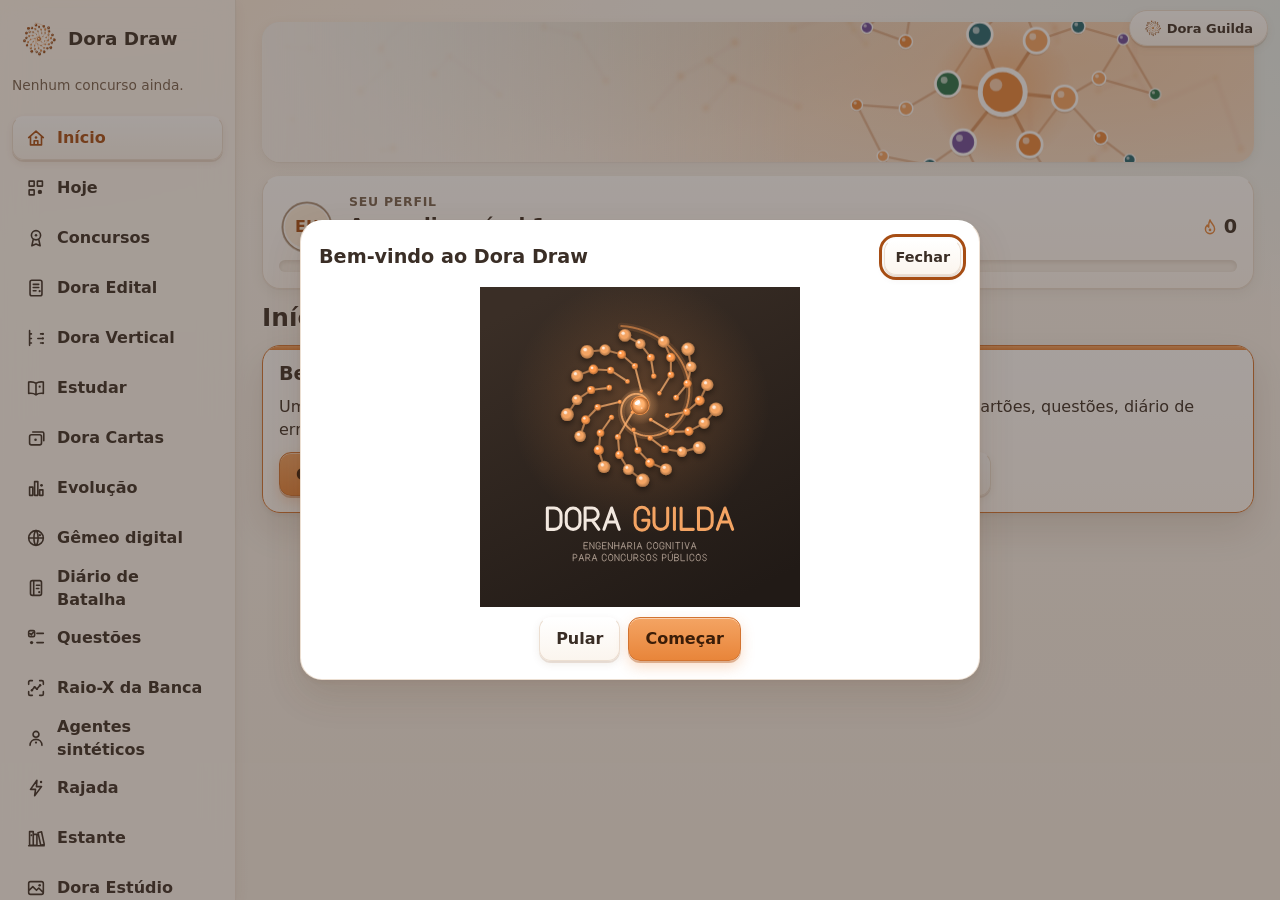
<file: draw/index.html>
<!doctype html>
<html lang="pt-BR" data-theme="claro" class="k3d">
<head>
<meta charset="utf-8">
<meta name="viewport" content="width=device-width, initial-scale=1, viewport-fit=cover">
<title>Dora Draw</title>
<link rel="icon" type="image/svg+xml" href="../favicon.svg"><link rel="icon" href="icones/icone-32.png">
<link rel="manifest" href="manifest.webmanifest">
<meta name="theme-color" content="#e8853a">
<link rel="apple-touch-icon" href="icones/icone-192.png">
<script src="ponte.js"></script>
<script src="src/tema-cedo.js"></script>
<link rel="stylesheet" href="temas/temas.css">
<link rel="stylesheet" href="temas/kit-3d.base.css">
<link rel="stylesheet" href="src/app.css">
</head>
<body>
<div id="app">
  <nav id="lateral" aria-label="Menu principal"></nav>
  <main id="principal" tabindex="-1"></main>
</div>
<nav id="baixo" aria-label="Menu rápido"></nav>
<div id="avisos" aria-live="polite"></div>
<script src="src/logica.js"></script>
<script src="src/logica2.js"></script>
<script src="src/logica3.js"></script>
<script src="src/logica4.js"></script>
<script src="src/logica5.js"></script>
<script src="src/logica6.js"></script>
<script src="src/db.js"></script>
<script src="src/editores.js"></script>
<script src="src/transformar-ui.js"></script>
<script src="src/ia.js"></script>
<script src="src/radio.js"></script>
<script src="src/pena.js"></script>
<script src="src/identidade-dados.js"></script>
<script src="src/identidade.js"></script>
<script src="src/app.js"></script>
<script src="src/pena-app.js"></script>
<script src="src/v-conc.js"></script>
<script src="src/v-topico.js"></script>
<script src="src/v-estudo.js"></script>
<script src="src/v-banco.js"></script>
<script src="src/v-estante.js"></script>
<script src="src/v-plano.js"></script>
<script src="src/v-ia.js"></script>
<script src="src/v-extras.js"></script>
<script src="src/v-guilda.js"></script>
<script src="src/v-dora2.js"></script>
<script src="src/v-guilda2.js"></script>
<script src="src/v-novos.js"></script>
<script src="src/v-quarta.js"></script>
<script src="src/v-quinta.js"></script>
<script src="src/v-estudio.js"></script>
<script src="src/iniciar.js"></script>
<script src="pwa.js"></script>
</body>
</html>
</file>
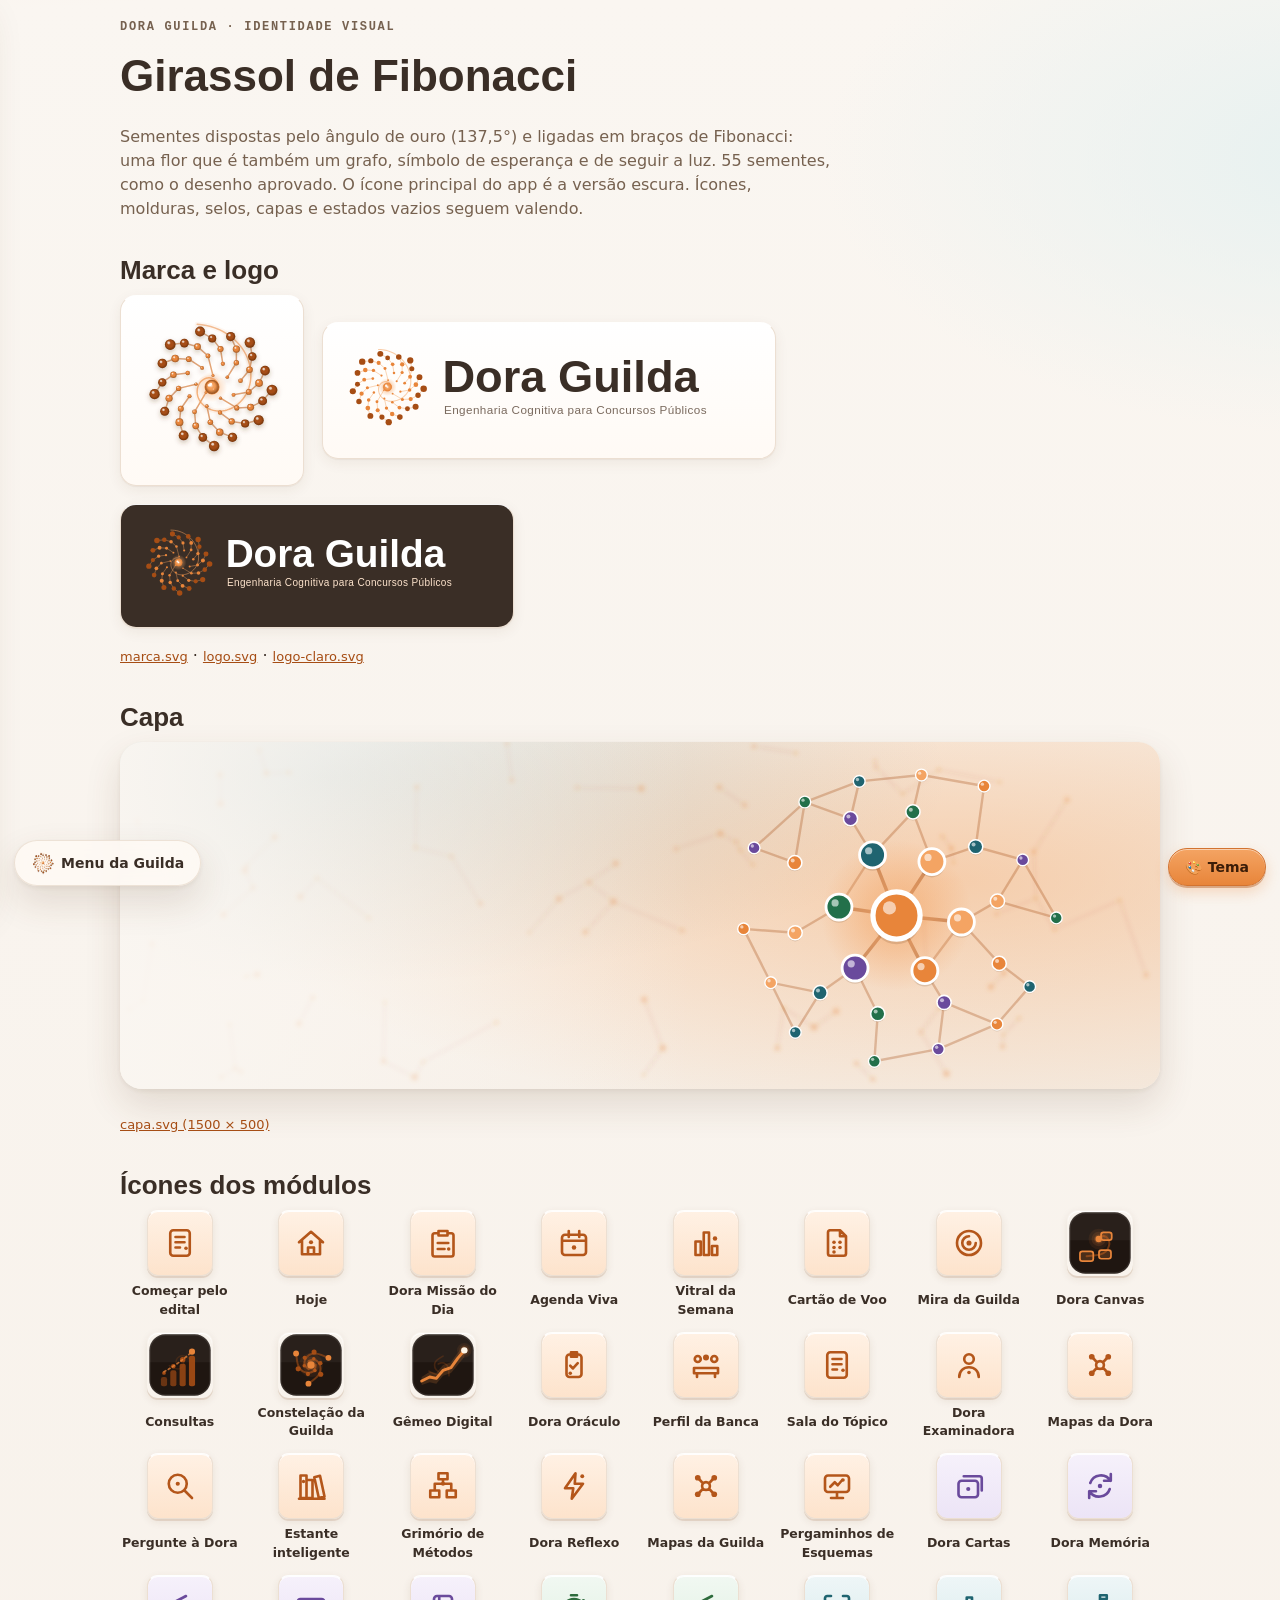
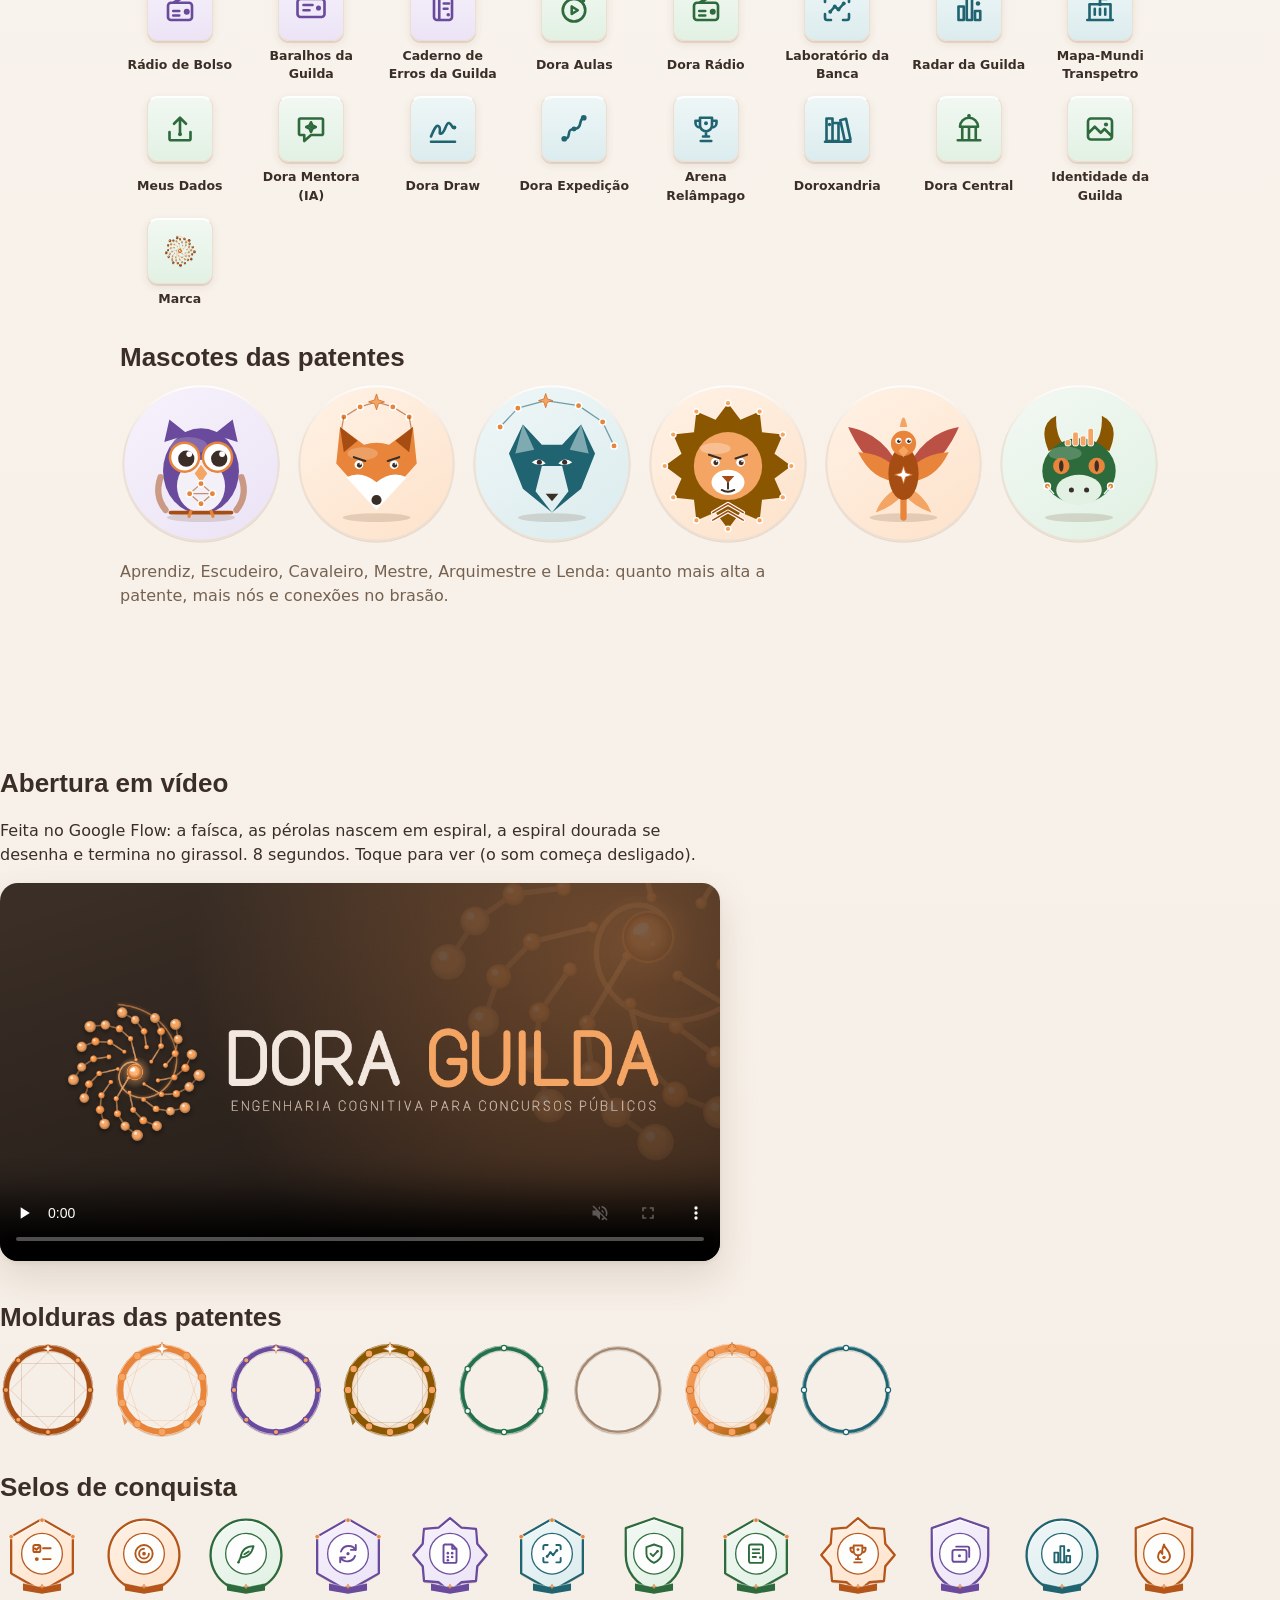
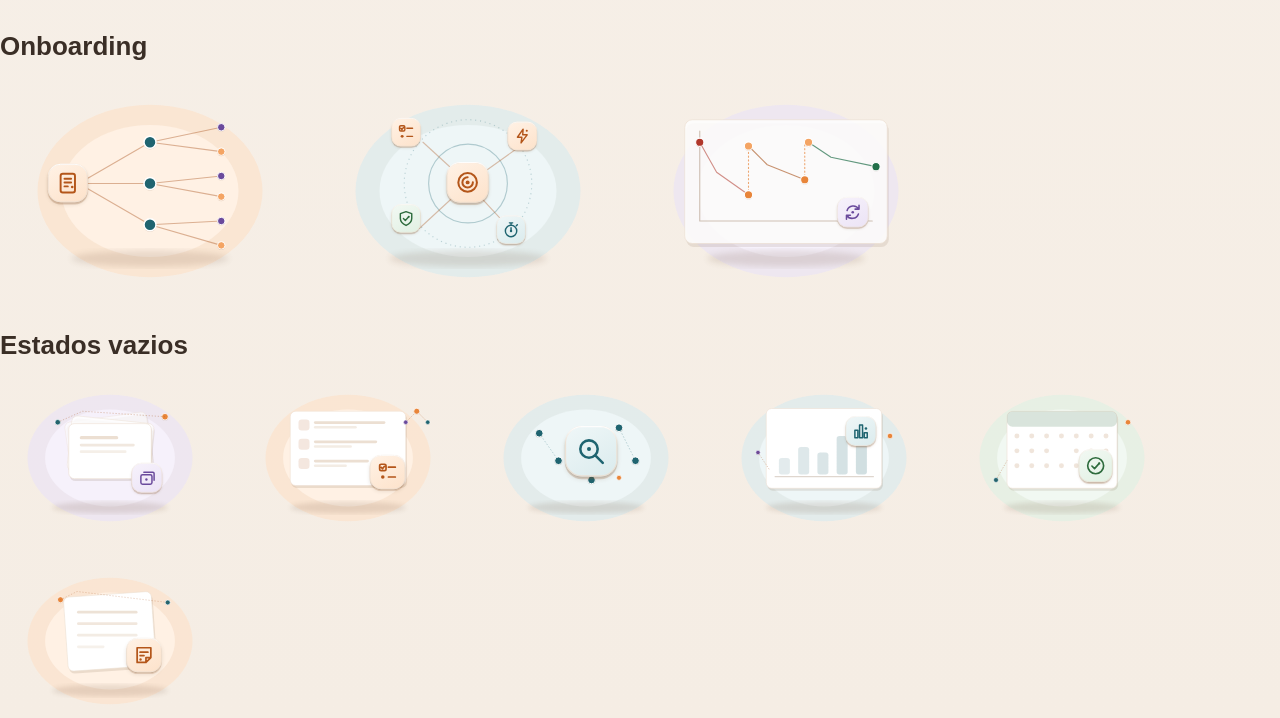
<file: identidade/index.html>
<!doctype html>
<html lang="pt-BR"><head><meta charset="utf-8"><meta name="viewport" content="width=device-width,initial-scale=1,viewport-fit=cover">
<title>Identidade da Guilda · Dora Guilda</title>
<link rel="icon" type="image/svg+xml" href="marca.svg">
<style>:root{--bg:#faf6f1;--paper:#fff;--ink:#3a2e26;--muted:#76614f;--line:#ecdfd2;--accent:#a64d14}
body{margin:0;background:var(--bg);color:var(--ink);font:16px/1.5 "IBM Plex Sans",system-ui,sans-serif}</style>
<link rel="stylesheet" href="../temas.css"><link rel="stylesheet" href="../tema.css"><script src="../tema.js"></script><script src="../guilda.js"></script>
<style>main{max-width:1040px;margin:0 auto;padding:20px max(16px,env(safe-area-inset-left,0px)) 110px}
h1,h2{font-family:"Barlow Condensed","Arial Narrow",sans-serif;margin:.2em 0}h1{font-size:44px}h2{font-size:26px;margin-top:30px}
.row{display:flex;flex-wrap:wrap;gap:18px;align-items:center}.card{background:linear-gradient(180deg,var(--paper),var(--paper-2));border:1px solid var(--line);border-top-color:var(--brilho);border-radius:var(--raio);box-shadow:var(--sombra-1);padding:16px}
.icons{display:grid;grid-template-columns:repeat(auto-fill,minmax(112px,1fr));gap:12px}.icons .t{display:grid;justify-items:center;gap:6px;text-align:center;font-size:12.5px}
.icons .ico{width:64px;height:64px;display:grid;place-items:center;border-radius:var(--raio-p);border:1px solid var(--line);border-top-color:var(--brilho);box-shadow:var(--sombra-btn)}
.av{display:grid;grid-template-columns:repeat(auto-fill,minmax(140px,1fr));gap:14px}.av img{width:100%;height:auto}
img.capa{width:100%;height:auto;border-radius:var(--raio-g);box-shadow:var(--sombra-2)}a.dl{font-size:13px;color:var(--accent)}p.n{color:var(--muted);max-width:70ch}</style></head>
<body><main>
<div style="font:600 12px 'IBM Plex Mono',monospace;letter-spacing:.14em;text-transform:uppercase;color:var(--muted)">Dora Guilda · identidade visual</div>
<h1>Girassol de Fibonacci</h1>
<p class="n">Sementes dispostas pelo ângulo de ouro (137,5°) e ligadas em braços de Fibonacci: uma flor que é também um grafo, símbolo de esperança e de seguir a luz. 55 sementes, como o desenho aprovado. O ícone principal do app é a versão escura. Ícones, molduras, selos, capas e estados vazios seguem valendo.</p>
<h2>Marca e logo</h2>
<div class="row"><div class="card"><img src="marca.svg" width="150" alt="Marca"></div><div class="card"><img src="logo.svg" width="420" alt="Logo"></div><div class="card" style="background:#3a2e26"><img src="logo-claro.svg" width="360" alt="Logo claro"></div></div>
<p><a class="dl" href="marca.svg" download>marca.svg</a> · <a class="dl" href="logo.svg" download>logo.svg</a> · <a class="dl" href="logo-claro.svg" download>logo-claro.svg</a></p>
<h2>Capa</h2><img class="capa" src="capa.svg" alt="Capa"><p><a class="dl" href="capa.svg" download>capa.svg (1500 × 500)</a></p>
<h2>Ícones dos módulos</h2><div class="icons" id="ic"></div>
<h2>Mascotes das patentes</h2><div class="av">
<img src="avatares/aprendiz-coruja.svg" alt="Aprendiz"><img src="avatares/escudeiro-raposa.svg" alt="Escudeiro"><img src="avatares/cavaleiro-lobo.svg" alt="Cavaleiro"><img src="avatares/mestre-leao.svg" alt="Mestre"><img src="avatares/arquimestre-fenix.svg" alt="Arquimestre"><img src="avatares/lenda-dragao.svg" alt="Lenda"></div>
<p class="n">Aprendiz, Escudeiro, Cavaleiro, Mestre, Arquimestre e Lenda: quanto mais alta a patente, mais nós e conexões no brasão.</p>
</main>
<script>(function(){var G=window.GUILDA,box=document.getElementById('ic'),seen={};G.groups.forEach(function(g){g[1].forEach(function(t){var k=t[0];if(seen[k])return;seen[k]=1;var s=G.svg(k,36);if(!s)return;box.insertAdjacentHTML('beforeend','<div class="t" data-sec="'+g[2]+'"><span class="ico">'+s+'</span><b>'+t[2]+'</b></div>');});});box.insertAdjacentHTML('beforeend','<div class="t" data-sec="apoio"><span class="ico">'+G.svg('marca',36)+'</span><b>Marca</b></div>');})();</script>
<h2>Abertura em vídeo</h2><p class="note" style="max-width:70ch">Feita no Google Flow: a faísca, as pérolas nascem em espiral, a espiral dourada se desenha e termina no girassol. 8 segundos. Toque para ver (o som começa desligado).</p><video controls muted playsinline preload="none" poster="premium/oficial/og-1200x630-escuro.png" style="width:min(100%,720px);border-radius:18px;box-shadow:var(--sombra-2)"><source src="video/abertura-girassol.webm" type="video/webm"><source src="video/abertura-girassol.mp4" type="video/mp4"></video><h2>Molduras das patentes</h2><div class="row"><img src="molduras/veterano.svg" width="96" alt="veterano"><img src="molduras/mestre.svg" width="96" alt="mestre"><img src="molduras/estrategista.svg" width="96" alt="estrategista"><img src="molduras/grao-mestre.svg" width="96" alt="grao-mestre"><img src="molduras/praticante.svg" width="96" alt="praticante"><img src="molduras/aprendiz.svg" width="96" alt="aprendiz"><img src="molduras/lenda.svg" width="96" alt="lenda"><img src="molduras/estudante.svg" width="96" alt="estudante"></div><h2>Selos de conquista</h2><div class="row"><img src="selos/primeira-questao.svg" width="84" alt="primeira-questao"><img src="selos/maratona-de-foco.svg" width="84" alt="maratona-de-foco"><img src="selos/escriba-veloz.svg" width="84" alt="escriba-veloz"><img src="selos/revisor-de-ferro.svg" width="84" alt="revisor-de-ferro"><img src="selos/chegada-na-prova.svg" width="84" alt="chegada-na-prova"><img src="selos/cacador-de-pegadinhas.svg" width="84" alt="cacador-de-pegadinhas"><img src="selos/gabaritou-materia.svg" width="84" alt="gabaritou-materia"><img src="selos/dominio-do-edital.svg" width="84" alt="dominio-do-edital"><img src="selos/simulado-perfeito.svg" width="84" alt="simulado-perfeito"><img src="selos/mestre-das-cartas.svg" width="84" alt="mestre-das-cartas"><img src="selos/100-questoes.svg" width="84" alt="100-questoes"><img src="selos/sequencia-7.svg" width="84" alt="sequencia-7"></div><h2>Onboarding</h2><div class="row"><img src="onboarding/1-mapeie-o-edital.svg" width="300" alt="1-mapeie-o-edital"><img src="onboarding/2-treine-com-metodo.svg" width="300" alt="2-treine-com-metodo"><img src="onboarding/3-revise-no-momento-certo.svg" width="300" alt="3-revise-no-momento-certo"></div><h2>Estados vazios</h2><div class="row"><img src="estados-vazios/sem-cartas.svg" width="220" alt="sem-cartas"><img src="estados-vazios/sem-questoes.svg" width="220" alt="sem-questoes"><img src="estados-vazios/sem-resultados.svg" width="220" alt="sem-resultados"><img src="estados-vazios/sem-estatisticas.svg" width="220" alt="sem-estatisticas"><img src="estados-vazios/sem-revisoes.svg" width="220" alt="sem-revisoes"><img src="estados-vazios/sem-anotacoes.svg" width="220" alt="sem-anotacoes"></div></body></html>
</file>
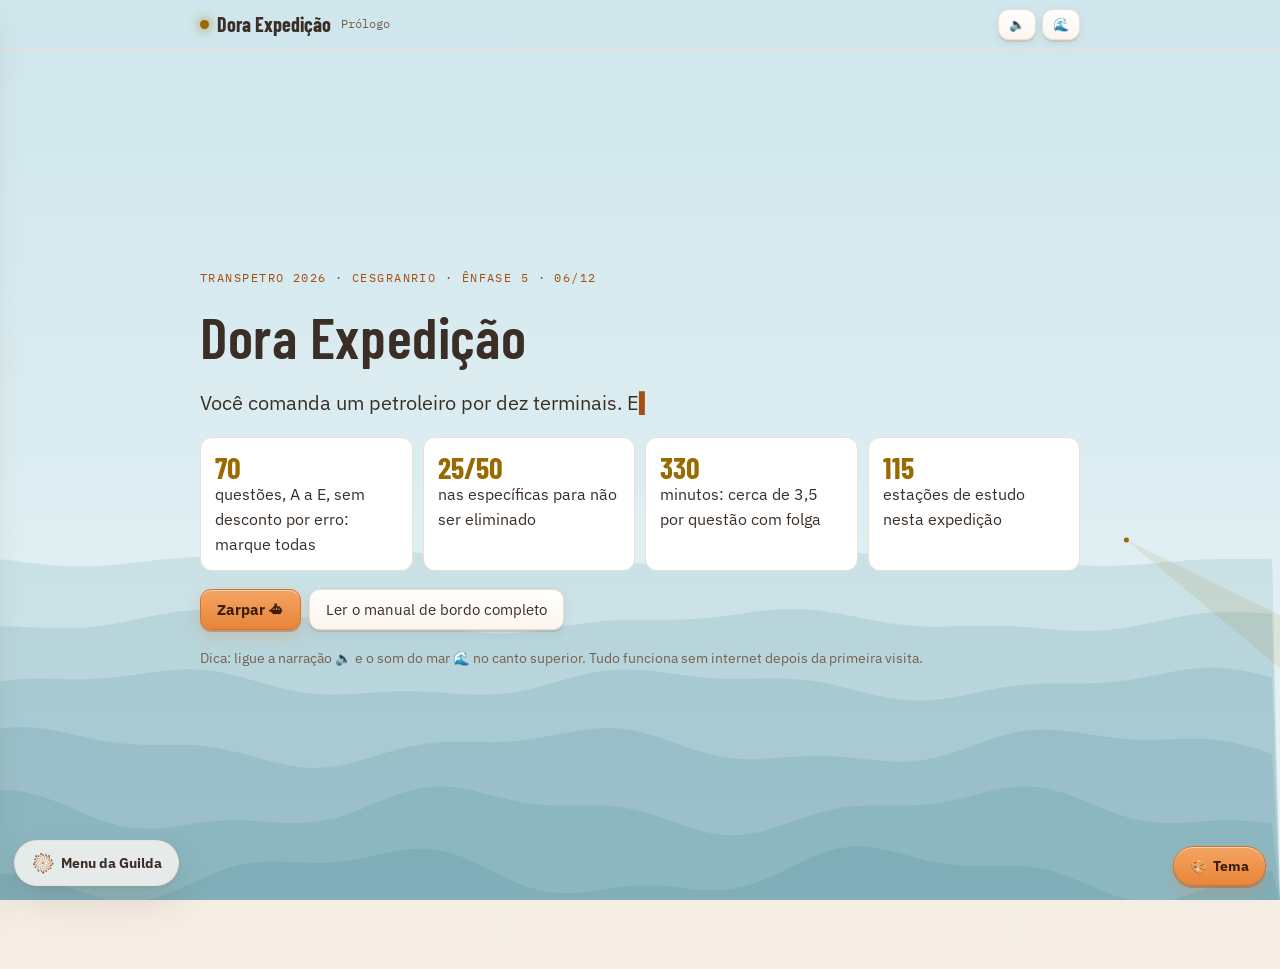
<file: expedicao.html>
<!doctype html>
<html lang="pt-BR"><head><meta charset="utf-8"><meta name="viewport" content="width=device-width,initial-scale=1,viewport-fit=cover"><meta name="theme-color" content="#071a22"><link rel="manifest" href="manifest.json"><link rel="icon" href="icon-192.png">
<title>Dora Expedição · Dora Guilda</title>
<link rel="preconnect" href="https://fonts.googleapis.com">
<link rel="preconnect" href="https://fonts.gstatic.com" crossorigin>
<link rel="stylesheet" href="https://fonts.googleapis.com/css2?family=Barlow+Condensed:wght@500;600;700&family=IBM+Plex+Sans:ital,wght@0,400;0,500;0,600;1,400&family=IBM+Plex+Mono:wght@400;500&display=swap">
<style>
/* Expedição Cesgranrio: viagem noturna de petroleiro por 10 terminais (disciplinas). Cada estação (tópico) ensina como a banca cobra, a partir dos guias em guias/. */
:root{
  --sea:#071a22; --sea2:#0b2833; --bg:#071a22; --paper:rgba(13,36,45,.86); --paper-solid:#0d242d; --ink:#e6f0f2; --muted:#9db3ba; --line:rgba(157,179,186,.22);
  --accent:#5fd0e0; --accent-soft:rgba(95,208,224,.14); --gold:#f2c14e; --gold-soft:rgba(242,193,78,.14); --bad:#ff8f84; --bad-soft:rgba(255,143,132,.13); --ok:#7fdc9c; --ok-soft:rgba(127,220,156,.13); --on-accent:#05161c;
  --wave:rgba(95,208,224,.10); --star:#dff6ff;
  --display:"Barlow Condensed","Arial Narrow",Arial,sans-serif;
  --body:"IBM Plex Sans",system-ui,-apple-system,"Segoe UI",sans-serif;
  --mono:"IBM Plex Mono",ui-monospace,Menlo,Consolas,monospace;
  color-scheme:dark;
}
@media (prefers-color-scheme:light){:root:not([data-theme="dark"]){
  --sea:#cfe6ec; --sea2:#e9f4f6; --bg:#e3f0f3; --paper:rgba(255,255,255,.9); --paper-solid:#ffffff; --ink:#10252c; --muted:#4f6870; --line:rgba(16,37,44,.16);
  --accent:#0b6475; --accent-soft:rgba(11,100,117,.10); --gold:#9a6a00; --gold-soft:rgba(154,106,0,.10); --bad:#a3322a; --bad-soft:rgba(163,50,42,.09); --ok:#2c6e3f; --ok-soft:rgba(44,110,63,.10); --on-accent:#ffffff;
  --wave:rgba(11,100,117,.10); --star:rgba(11,100,117,.0); color-scheme:light}}
:root[data-theme="light"]{
  --sea:#cfe6ec; --sea2:#e9f4f6; --bg:#e3f0f3; --paper:rgba(255,255,255,.9); --paper-solid:#ffffff; --ink:#10252c; --muted:#4f6870; --line:rgba(16,37,44,.16);
  --accent:#0b6475; --accent-soft:rgba(11,100,117,.10); --gold:#9a6a00; --gold-soft:rgba(154,106,0,.10); --bad:#a3322a; --bad-soft:rgba(163,50,42,.09); --ok:#2c6e3f; --ok-soft:rgba(44,110,63,.10); --on-accent:#ffffff;
  --wave:rgba(11,100,117,.10); --star:rgba(11,100,117,.0); color-scheme:light}
*{box-sizing:border-box}
html,body{overflow-x:hidden}
body{margin:0;background:var(--bg);color:var(--ink);font-family:var(--body);font-size:15.5px;line-height:1.6;min-height:100vh}
canvas#sea{position:fixed;inset:0;width:100%;height:100%;z-index:0;pointer-events:none}
.shell{position:relative;z-index:1;padding:0 max(16px,env(safe-area-inset-right,0px)) 80px max(16px,env(safe-area-inset-left,0px))}
.wrap{max-width:880px;margin:0 auto}
h1,h2,h3,h4{font-family:var(--display);font-weight:600;line-height:1.1;margin:0;text-wrap:balance}
h1{font-size:clamp(34px,7vw,58px);letter-spacing:.01em} h2{font-size:clamp(26px,4.5vw,34px)} h3{font-size:21px} h4{font-size:17px}
p{margin:0}
a{color:var(--accent)}
.eyebrow{font-family:var(--mono);font-size:12px;letter-spacing:.12em;text-transform:uppercase;color:var(--accent)}
.note{font-size:13.5px;color:var(--muted)}
.mono{font-family:var(--mono);font-variant-numeric:tabular-nums}
button{font-family:var(--body);font-size:14.5px;cursor:pointer;border-radius:10px;border:1px solid var(--line);background:var(--paper);color:var(--ink);padding:10px 16px;touch-action:manipulation;backdrop-filter:blur(6px)}
button.primary{background:var(--accent);border-color:var(--accent);color:var(--on-accent);font-weight:600}
button.ghost{background:transparent;backdrop-filter:none}
button:disabled{opacity:.45;cursor:default}
button:focus-visible,a:focus-visible,[tabindex]:focus-visible{outline:2px solid var(--accent);outline-offset:2px}
.row{display:flex;gap:8px;flex-wrap:wrap;align-items:center}
.spread{display:flex;justify-content:space-between;gap:10px;align-items:center;flex-wrap:wrap}

/* Barra do passadiço (bridge) */
.bridge{position:sticky;top:0;z-index:6;margin:0 calc(-1*max(16px,env(safe-area-inset-right,0px))) 0 calc(-1*max(16px,env(safe-area-inset-left,0px)));
  padding:calc(8px + env(safe-area-inset-top,0px)) max(16px,env(safe-area-inset-right,0px)) 8px max(16px,env(safe-area-inset-left,0px));
  background:linear-gradient(var(--sea),color-mix(in srgb,var(--sea) 70%,transparent));backdrop-filter:blur(8px);border-bottom:1px solid var(--line)}
.bridge .in{max-width:880px;margin:0 auto;display:flex;gap:10px;align-items:center}
.brand{font-family:var(--display);font-weight:700;font-size:20px;color:var(--ink);text-decoration:none;white-space:nowrap;display:flex;gap:8px;align-items:center}
.brand .dot{width:9px;height:9px;border-radius:50%;background:var(--gold);box-shadow:0 0 12px var(--gold);animation:blink 2.4s infinite}
@keyframes blink{50%{opacity:.35}}
.bridge .crumbs{font-family:var(--mono);font-size:12px;color:var(--muted);white-space:nowrap;overflow:hidden;text-overflow:ellipsis;flex:1;min-width:0}
.bridge .tools{display:flex;gap:6px}
.bridge .tools button{padding:6px 10px;font-size:13px;border-radius:99px}

/* Prólogo */
.intro{min-height:calc(100vh - 60px);display:grid;align-content:center;gap:18px;padding:40px 0}
.intro .lead{font-size:clamp(17px,2.6vw,20px);max-width:56ch;color:var(--ink)}
.type::after{content:"▍";color:var(--accent);animation:blink 1s infinite}
.facts{display:grid;grid-template-columns:repeat(auto-fit,minmax(170px,1fr));gap:10px}
.fact{border:1px solid var(--line);border-radius:12px;padding:14px;background:var(--paper);backdrop-filter:blur(6px);opacity:0;transform:translateY(12px);animation:rise .6s forwards}
.fact b{display:block;font-family:var(--display);font-size:30px;color:var(--gold);line-height:1}
@keyframes rise{to{opacity:1;transform:none}}

/* Carta náutica */
.chart{position:relative;margin-top:14px;border:1px solid var(--line);border-radius:16px;overflow:hidden;background:radial-gradient(ellipse at 30% 20%,var(--sea2),transparent 70%)}
.chart svg{display:block;width:100%;height:auto}
.port{cursor:pointer}
.port circle.ring{fill:none;stroke:var(--accent);stroke-width:2;opacity:.5}
.port circle.core{fill:var(--paper-solid);stroke:var(--accent);stroke-width:2.5;transition:r .2s}
.port.done circle.core{fill:var(--gold);stroke:var(--gold)}
.port:hover circle.core,.port:focus circle.core{r:15}
.port text{font-family:var(--display);font-size:19px;fill:var(--ink);font-weight:600}
.port text.sub{font-family:var(--mono);font-size:12px;fill:var(--muted);font-weight:400}
.port:focus{outline:none}
.port:focus-visible circle.ring{stroke:var(--gold);opacity:1;stroke-width:3}
.pulse{animation:pulse 2.2s infinite;transform-box:fill-box;transform-origin:center}
@keyframes pulse{0%{transform:scale(1);opacity:.6}100%{transform:scale(2.4);opacity:0}}
.route{fill:none;stroke:var(--accent);stroke-width:2;stroke-dasharray:6 8;opacity:.55;animation:flow 30s linear infinite}
@keyframes flow{to{stroke-dashoffset:-560}}
.coast{fill:color-mix(in srgb,var(--sea2) 60%,var(--muted) 12%);stroke:var(--line)}
.ship{transition:transform .9s cubic-bezier(.5,0,.3,1)}
.ports-list{display:grid;grid-template-columns:repeat(auto-fill,minmax(250px,1fr));gap:10px;margin-top:14px}
.tile{all:unset;cursor:pointer;display:grid;gap:6px;border:1px solid var(--line);border-radius:14px;padding:14px;background:var(--paper);backdrop-filter:blur(6px);transition:border-color .15s,transform .15s}
.tile:hover{border-color:var(--accent);transform:translateY(-2px)}
.tile:focus-visible{outline:2px solid var(--accent);outline-offset:2px}
.prog{height:6px;border-radius:99px;background:var(--line);overflow:hidden}
.prog i{display:block;height:100%;background:linear-gradient(90deg,var(--accent),var(--gold));width:0;transition:width .6s}

/* Painéis */
.panel{border:1px solid var(--line);border-radius:16px;padding:20px;background:var(--paper);backdrop-filter:blur(8px);margin-top:14px}
.hero{padding:26px 0 6px;display:grid;gap:10px}
.tabs{display:flex;gap:6px;overflow-x:auto;scrollbar-width:none;margin-top:16px;padding-bottom:2px}
.tabs button{flex:0 0 auto;border-radius:99px;font-family:var(--mono);font-size:12.5px;padding:7px 13px;color:var(--muted)}
.tabs button[aria-selected="true"]{color:var(--on-accent);background:var(--accent);border-color:var(--accent)}
.st-list{display:grid;gap:8px;margin-top:12px}
.st{all:unset;cursor:pointer;display:grid;grid-template-columns:34px 1fr auto;gap:12px;align-items:center;border:1px solid var(--line);border-radius:12px;padding:12px 14px;background:var(--paper);backdrop-filter:blur(6px)}
.st:hover{border-color:var(--accent)}
.st:focus-visible{outline:2px solid var(--accent)}
.st .n{font-family:var(--mono);font-size:12px;color:var(--muted);text-align:center;border:1px solid var(--line);border-radius:8px;padding:4px 0}
.st.done .n{background:var(--gold);color:var(--on-accent);border-color:var(--gold)}
.st .w{font-family:var(--mono);font-size:11.5px;color:var(--muted)}
.tp{font-family:var(--mono);font-size:11px;border-radius:99px;padding:2px 8px;white-space:nowrap}
.tp.yes{background:var(--gold-soft);color:var(--gold);border:1px solid var(--gold)}
.tp.no{color:var(--muted);border:1px solid var(--line)}

/* Markdown */
.md{display:grid;gap:10px}
.md h3,.md h4{margin-top:10px;color:var(--accent)}
.md ul,.md ol{margin:0;padding-left:20px;display:grid;gap:4px}
.md table{border-collapse:collapse;width:100%;font-size:13.5px}
.md .tw{overflow-x:auto;border:1px solid var(--line);border-radius:10px}
.md th,.md td{text-align:left;padding:8px 10px;border-bottom:1px solid var(--line);vertical-align:top}
.md th{font-family:var(--mono);font-size:11.5px;text-transform:uppercase;letter-spacing:.05em;color:var(--muted);background:var(--accent-soft)}
.md code,code{font-family:var(--mono);font-size:.88em;background:var(--accent-soft);padding:1px 5px;border-radius:5px}
.md blockquote{margin:0;border-left:3px solid var(--gold);padding-left:12px;color:var(--muted)}
mark.trp{background:var(--gold-soft);color:var(--gold);border-radius:4px;padding:0 4px;font-weight:500}
.tec{font-family:var(--mono);font-size:.78em;color:var(--muted);white-space:nowrap}

/* Estação: missão em etapas */
.mission{position:relative}
.rail{display:flex;gap:4px;margin:14px 0 4px}
.rail i{flex:1;height:5px;border-radius:99px;background:var(--line);cursor:pointer;transition:background .3s}
.rail i.on{background:var(--accent)} .rail i.cur{background:var(--gold)}
.stage{animation:stagein .45s ease}
@keyframes stagein{from{opacity:0;transform:translateX(18px)}to{opacity:1;transform:none}}
.stage-h{display:flex;gap:12px;align-items:center;margin:8px 0 14px}
.stage-h .ic{font-size:30px;line-height:1;width:52px;height:52px;display:grid;place-items:center;border-radius:14px;background:var(--accent-soft);border:1px solid var(--line);flex:0 0 auto}
.big{font-size:17px;line-height:1.65}
.list{display:grid;gap:8px;margin:0;padding:0;list-style:none}
.list li{position:relative;padding-left:22px}
.list li::before{content:"";position:absolute;left:4px;top:.65em;width:8px;height:8px;border-radius:2px;background:var(--accent);transform:rotate(45deg)}
.gauge{display:grid;grid-template-columns:auto 1fr;gap:18px;align-items:center}
.gauge svg{width:132px;height:132px}
.bubbles{display:grid;gap:10px;margin-bottom:14px}
.bubble{position:relative;align-self:start;justify-self:start;max-width:92%;background:var(--paper-solid);border:1px solid var(--accent);border-radius:14px 14px 14px 4px;padding:10px 14px;font-style:italic;animation:rise .5s both}
.bubble::before{content:"BANCA";font-style:normal;font-family:var(--mono);font-size:10px;letter-spacing:.12em;color:var(--accent);display:block}
.alert{border:1px solid var(--bad);background:var(--bad-soft);border-radius:14px;padding:16px;position:relative;overflow:hidden}
.alert::after{content:"";position:absolute;inset:0;background:repeating-linear-gradient(-45deg,transparent 0 14px,var(--bad-soft) 14px 28px);opacity:.5;pointer-events:none}
.alert>*{position:relative;z-index:1}
.macete{border:1px solid var(--gold);background:var(--gold-soft);border-radius:16px;padding:22px;font-family:var(--display);font-size:clamp(22px,4vw,28px);line-height:1.25;color:var(--ink);box-shadow:0 0 40px var(--gold-soft)}
.q-src{font-family:var(--mono);font-size:12px;color:var(--gold)}
.alts{display:grid;gap:8px;margin-top:12px}
.alt{all:unset;cursor:pointer;display:flex;gap:10px;align-items:flex-start;border:1px solid var(--line);border-radius:10px;padding:10px 12px;background:var(--paper-solid)}
.alt:hover{border-color:var(--accent)}
.alt:focus-visible{outline:2px solid var(--accent)}
.alt .k{font-family:var(--mono);font-weight:500;color:var(--accent);min-width:1.2em}
.alt.ok{border-color:var(--ok);background:var(--ok-soft)} .alt.bad{border-color:var(--bad);background:var(--bad-soft)} .alt.dim{opacity:.5}
.alts.locked .alt{cursor:default}
.fb{margin-top:12px;border-radius:12px;padding:14px;border:1px solid var(--line);display:grid;gap:6px;animation:rise .4s both}
.fb.ok{border-color:var(--ok);background:var(--ok-soft)} .fb.bad{border-color:var(--bad);background:var(--bad-soft)}
.flip{perspective:1000px;cursor:pointer;margin-top:6px}
.flip .inner{position:relative;min-height:170px;transition:transform .5s;transform-style:preserve-3d}
.flip.on .inner{transform:rotateY(180deg)}
.flip .face{position:absolute;inset:0;backface-visibility:hidden;-webkit-backface-visibility:hidden;border:1px solid var(--line);border-radius:14px;padding:18px;display:grid;align-content:center;gap:8px;background:var(--paper-solid);font-size:17px}
.flip .back{transform:rotateY(180deg);border-color:var(--accent);background:linear-gradient(var(--accent-soft),var(--accent-soft)),var(--paper-solid)}
.steps{counter-reset:s;display:grid;gap:8px;margin:0;padding:0;list-style:none}
.steps li{counter-increment:s;display:grid;grid-template-columns:28px 1fr;gap:10px}
.steps li::before{content:counter(s);font-family:var(--mono);font-size:12px;width:26px;height:26px;border-radius:50%;display:grid;place-items:center;background:var(--accent);color:var(--on-accent)}
.fmt{border:1px solid var(--line);border-radius:14px;padding:16px;background:var(--paper);display:grid;gap:10px;margin-top:12px}
.fmt dt{font-family:var(--mono);font-size:11px;letter-spacing:.1em;text-transform:uppercase;color:var(--accent)}
.fmt dd{margin:0 0 6px}
.fmt dt.err{color:var(--bad)}
.nav{display:flex;justify-content:space-between;gap:8px;margin-top:18px}
.stamp{position:fixed;left:50%;top:42%;z-index:30;transform:translate(-50%,-50%) rotate(-12deg) scale(2.4);opacity:0;pointer-events:none;border:5px double var(--gold);color:var(--gold);border-radius:16px;padding:14px 22px;font-family:var(--display);font-weight:700;font-size:34px;text-transform:uppercase;letter-spacing:.06em;text-align:center;background:color-mix(in srgb,var(--sea) 80%,transparent)}
.stamp.on{animation:stamp 1.8s ease forwards}
.stamp small{display:block;font-family:var(--mono);font-size:12px;letter-spacing:.1em}
@keyframes stamp{15%{opacity:1;transform:translate(-50%,-50%) rotate(-12deg) scale(1)}80%{opacity:1;transform:translate(-50%,-50%) rotate(-12deg) scale(1)}100%{opacity:0;transform:translate(-50%,-50%) rotate(-12deg) scale(1)}}
.toast{position:fixed;left:50%;bottom:calc(20px + env(safe-area-inset-bottom,0px));transform:translateX(-50%) translateY(100px);opacity:0;background:var(--ink);color:var(--sea);padding:10px 16px;border-radius:99px;font-family:var(--mono);font-size:13px;transition:transform .3s,opacity .3s;z-index:31;max-width:calc(100vw - 32px);text-align:center}
.toast.on{transform:translateX(-50%) translateY(0);opacity:1}
.passport{display:grid;grid-template-columns:repeat(auto-fill,minmax(130px,1fr));gap:10px;margin-top:12px}
.passport div{aspect-ratio:1;border:2px dashed var(--line);border-radius:50%;display:grid;place-items:center;text-align:center;padding:10px;font-family:var(--display);font-size:16px;color:var(--muted)}
.passport div.on{border:3px double var(--gold);color:var(--gold);transform:rotate(-8deg);background:var(--gold-soft)}
.kbd{font-family:var(--mono);font-size:11px;border:1px solid var(--line);border-radius:4px;padding:0 5px}
@media (max-width:560px){.gauge{grid-template-columns:1fr;justify-items:start}.port text{font-size:24px}.port text.sub{display:none}.flip .face{font-size:16px}}
@media (prefers-reduced-motion:reduce){*{animation:none!important;transition:none!important}.fact{opacity:1;transform:none}}
</style><link rel="icon" type="image/svg+xml" href="favicon.svg"><link rel="apple-touch-icon" href="apple-touch-icon-180.png"><meta property="og:image" content="identidade/premium/oficial/og-1200x630-escuro.png"><meta name="theme-color" content="#211a16"><link rel="stylesheet" href="temas.css"><link rel="stylesheet" href="tema.css"><script src="tema.js"></script><script src="guilda.js"></script><script src="abrir.js" defer></script></head>
<body>
<canvas id="sea" aria-hidden="true"></canvas>
<div class="shell">
<div class="bridge"><div class="in">
  <a class="brand" href="#" data-go="mapa"><span class="dot"></span>Dora Expedição</a>
  <span class="crumbs" id="crumbs"></span>
  <div class="tools"><button id="bVoice" title="Narração do comandante" aria-pressed="false">🔈</button><button id="bSea" title="Som do mar" aria-pressed="false">🌊</button></div>
</div></div>
<div class="wrap"><main id="app" aria-live="polite"><p class="note" style="padding:60px 0">Preparando a carta náutica…</p></main></div>
</div>
<div class="stamp" id="stamp"></div>
<div class="toast" id="toast" role="status"></div>

<script>
(function(){
'use strict';
var KEY='arenaTP.expedicao.v1', JOGO='arenaTP.jogo.v1';
var S={done:{},qs:{},last:null,intro:false,voice:false};
try{var r=localStorage.getItem(KEY);if(r)S=Object.assign(S,JSON.parse(r));}catch(e){}
function save(){try{localStorage.setItem(KEY,JSON.stringify(S));}catch(e){}}
var $=function(s,r){return (r||document).querySelector(s);};
var app=$('#app');
var IDX=null,DISC={},QUEST=null;
var ICON={portugues:'📜',ingles:'🌐',dados:'🛢️',projetos:'🧭',governanca:'⚓',engsoft:'⚙️',ux:'🧩',bi:'📡',logica:'🔦',seguranca:'🛡️'};
var QDISC={dados:'Dados',projetos:'Projetos',governanca:'Governanca',engsoft:'EngSoftware_UX',ux:'EngSoftware_UX',bi:'BI_CienciaDados',seguranca:'Seguranca'};
/* posições dos 10 terminais na carta (viewBox 1000x640) */
var POS=[[120,520],[250,420],[200,270],[330,150],[500,210],[620,330],[560,480],[720,560],[840,420],[860,230]];

function esc(s){return String(s==null?'':s).replace(/[&<>"]/g,function(c){return {'&':'&amp;','<':'&lt;','>':'&gt;','"':'&quot;'}[c];});}
function today(){var d=new Date();return d.getFullYear()+'-'+String(d.getMonth()+1).padStart(2,'0')+'-'+String(d.getDate()).padStart(2,'0');}
function shuffle(a){a=a.slice();for(var i=a.length-1;i>0;i--){var j=Math.floor(Math.random()*(i+1));var t=a[i];a[i]=a[j];a[j]=t;}return a;}
var tt;function toast(m){var t=$('#toast');t.textContent=m;t.classList.add('on');clearTimeout(tt);tt=setTimeout(function(){t.classList.remove('on');},2600);}

/* XP compartilhado com o Arena Relâmpago (jogo.html) */
function xp(n){try{var j=JSON.parse(localStorage.getItem(JOGO)||'{}');j.xp=(j.xp||0)+n;j.days=j.days||{};var t=today();j.days[t]=(j.days[t]||0)+n;localStorage.setItem(JOGO,JSON.stringify(j));}catch(e){}}

/* ---------- Texto: inline e markdown ---------- */
function inline(s){
  s=esc(s);
  s=s.replace(/`([^`]+)`/g,'<code>$1</code>').replace(/\*\*([^*]+)\*\*/g,'<b>$1</b>').replace(/(^|[\s(])\*([^*\s][^*]*)\*/g,'$1<i>$2</i>');
  s=s.replace(/\btec (\d{5,8})/g,'<span class="tec">tec $1</span>');
  s=s.replace(/(Transpetro(?: [A-Za-zÀ-ú.]+)?(?: 20\d\d)(?: NM)?(?:(?: ·)? Q\d+)?)/g,'<mark class="trp">$1</mark>');
  return s;}
function md(src){
  var L=String(src||'').split('\n'),out=[],i=0;
  while(i<L.length){var l=L[i];
    if(!l.trim()){i++;continue;}
    var h=l.match(/^(#{2,4})\s+(.*)/);if(h){out.push('<h'+(h[1].length+1>4?4:h[1].length+1)+'>'+inline(h[2])+'</h'+(h[1].length+1>4?4:h[1].length+1)+'>');i++;continue;}
    if(/^\|/.test(l)){var rows=[];while(i<L.length&&/^\|/.test(L[i])){rows.push(L[i]);i++;}
      var cells=function(r){return r.replace(/^\||\|$/g,'').split('|').map(function(c){return c.trim();});};
      var head=cells(rows[0]),body=rows.slice(1).filter(function(r){return !/^\|[\s:|-]+\|$/.test(r);});
      out.push('<div class="tw"><table><thead><tr>'+head.map(function(c){return '<th>'+inline(c)+'</th>';}).join('')+'</tr></thead><tbody>'+body.map(function(r){return '<tr>'+cells(r).map(function(c){return '<td>'+inline(c)+'</td>';}).join('')+'</tr>';}).join('')+'</tbody></table></div>');continue;}
    if(/^\s*[-*] /.test(l)){var it=[];while(i<L.length&&/^\s*[-*] /.test(L[i])){it.push(L[i].replace(/^\s*[-*] /,''));i++;}out.push('<ul>'+it.map(function(x){return '<li>'+inline(x)+'</li>';}).join('')+'</ul>');continue;}
    if(/^\s*\d+[.)] /.test(l)){var it2=[];while(i<L.length&&/^\s*\d+[.)] /.test(L[i])){it2.push(L[i].replace(/^\s*\d+[.)] /,''));i++;}out.push('<ol>'+it2.map(function(x){return '<li>'+inline(x)+'</li>';}).join('')+'</ol>');continue;}
    if(/^>/.test(l)){var q=[];while(i<L.length&&/^>/.test(L[i])){q.push(L[i].replace(/^>\s?/,''));i++;}out.push('<blockquote>'+inline(q.join(' '))+'</blockquote>');continue;}
    var p=[];while(i<L.length&&L[i].trim()&&!/^(#{2,4}\s|\||\s*[-*] |\s*\d+[.)] |>)/.test(L[i])){p.push(L[i]);i++;}out.push('<p>'+inline(p.join(' '))+'</p>');}
  return '<div class="md">'+out.join('')+'</div>';}
function sentences(t){ /* quebra o bloco em itens curtos sem cortar dentro de parênteses */
  var out=[],buf='',depth=0;for(var i=0;i<t.length;i++){var c=t[i];if(c==='('||c==='[')depth++;if(c===')'||c===']')depth=Math.max(0,depth-1);buf+=c;
    if(depth===0&&(c===';'||(c==='.'&&t[i+1]===' '&&/[A-ZÀ-Ú"“(]/.test(t[i+2]||'')))){if(buf.trim().length>2)out.push(buf.trim().replace(/;$/,''));buf='';}}
  if(buf.trim())out.push(buf.trim());return out;}
function plain(s){return String(s||'').replace(/[`*_]/g,'').replace(/\btec \d+/g,'').replace(/→/g,' leva a ').replace(/\s+/g,' ');}

/* ---------- Narração e som do mar ---------- */
var voicePT=null;function vscore(x){var n=x.name+' '+x.voiceURI;return (/pt[-_]BR/i.test(x.lang)?100:(/^pt/i.test(x.lang)?40:0))+(/Natural|Online|Neural/i.test(n)?50:0)+(/Google/i.test(n)?30:0)+(/Premium|Enhanced|Aprimorad/i.test(n)?25:0)+(/Francisca|Antonio|Thalita|Luciana|Felipe|Joana|Fernanda|Raquel/i.test(n)?10:0)-(/eSpeak|compact/i.test(n)?40:0);}function pickVoice(){try{voicePT=speechSynthesis.getVoices().filter(function(x){return /^pt/i.test(x.lang);}).sort(function(a,b){return vscore(b)-vscore(a);})[0]||null;}catch(e){}}
if('speechSynthesis' in window){pickVoice();speechSynthesis.onvoiceschanged=pickVoice;}
function say(t){if(!S.voice||!('speechSynthesis' in window))return;try{speechSynthesis.cancel();var u=new SpeechSynthesisUtterance(plain(t).slice(0,1200));u.lang='pt-BR';if(voicePT)u.voice=voicePT;u.rate=1.04;speechSynthesis.speak(u);}catch(e){}}
function hush(){try{speechSynthesis.cancel();}catch(e){}}
function syncTools(){var bv=$('#bVoice');bv.textContent=S.voice?'🔊':'🔈';bv.setAttribute('aria-pressed',S.voice);bv.title=S.voice?'Narração ligada':'Narração desligada';
  if(!('speechSynthesis' in window))bv.hidden=true;var bs=$('#bSea');bs.setAttribute('aria-pressed',!!seaOn);bs.style.borderColor=seaOn?'var(--accent)':'';}
$('#bVoice').onclick=function(){S.voice=!S.voice;save();syncTools();if(S.voice){say('Narração ligada. Bom estudo, comandante.');}else hush();};
var AC=null,seaOn=false,seaGain=null;
function seaSound(on){try{if(on){AC=AC||new (window.AudioContext||window.webkitAudioContext)();var len=AC.sampleRate*4,buf=AC.createBuffer(1,len,AC.sampleRate),d=buf.getChannelData(0),last=0;for(var i=0;i<len;i++){var w=Math.random()*2-1;last=(last+0.02*w)/1.02;d[i]=last*3.5;}
    var src=AC.createBufferSource();src.buffer=buf;src.loop=true;var f=AC.createBiquadFilter();f.type='lowpass';f.frequency.value=520;seaGain=AC.createGain();seaGain.gain.value=0;
    var lfo=AC.createOscillator(),lg=AC.createGain();lfo.frequency.value=.11;lg.gain.value=.12;lfo.connect(lg);lg.connect(seaGain.gain);src.connect(f);f.connect(seaGain);seaGain.connect(AC.destination);src.start();lfo.start();seaGain.gain.setTargetAtTime(.16,AC.currentTime,1.5);seaSound.src=[src,lfo];}
  else if(seaSound.src){seaGain.gain.setTargetAtTime(0,AC.currentTime,.4);var s=seaSound.src;setTimeout(function(){s.forEach(function(n){try{n.stop();}catch(e){}});},1500);seaSound.src=null;}}catch(e){}}
$('#bSea').onclick=function(){seaOn=!seaOn;seaSound(seaOn);syncTools();};
function chime(ok){if(!AC&&!seaOn)return;try{AC=AC||new (window.AudioContext||window.webkitAudioContext)();var o=AC.createOscillator(),g=AC.createGain();o.type='sine';o.frequency.value=ok?880:196;g.gain.setValueAtTime(.07,AC.currentTime);g.gain.exponentialRampToValueAtTime(.0001,AC.currentTime+.4);o.connect(g);g.connect(AC.destination);o.start();o.stop(AC.currentTime+.4);}catch(e){}}

/* ---------- Mar noturno no fundo ---------- */
(function(){var c=$('#sea'),x=c.getContext('2d'),W,H,stars=[],t=0,still=matchMedia('(prefers-reduced-motion: reduce)').matches,dpr=Math.min(2,window.devicePixelRatio||1);
  function size(){W=innerWidth;H=innerHeight;c.width=W*dpr;c.height=H*dpr;x.setTransform(dpr,0,0,dpr,0,0);stars=[];for(var i=0;i<Math.round(W*H/9000);i++)stars.push([Math.random()*W,Math.random()*H*.55,Math.random()*1.3+.2,Math.random()*6.28]);}
  function css(v){return getComputedStyle(document.documentElement).getPropertyValue(v).trim();}
  function frame(){var sea=css('--sea'),sea2=css('--sea2'),wave=css('--wave'),star=css('--star');
    var g=x.createLinearGradient(0,0,0,H);g.addColorStop(0,sea);g.addColorStop(1,sea2);x.fillStyle=g;x.fillRect(0,0,W,H);
    x.fillStyle=star;stars.forEach(function(s){x.globalAlpha=.35+.35*Math.sin(t*.02+s[3]);x.beginPath();x.arc(s[0],s[1],s[2],0,6.283);x.fill();});x.globalAlpha=1;
    for(var k=0;k<6;k++){var y0=H*.62+k*H*.07,amp=6+k*3,sp=.012+k*.004;x.beginPath();x.moveTo(0,H);for(var px=0;px<=W;px+=12){x.lineTo(px,y0+Math.sin(px*.012+t*sp+k)*amp+Math.sin(px*.031-t*sp*1.7)*amp*.4);}x.lineTo(W,H);x.closePath();x.fillStyle=wave;x.fill();}
    /* farol pulsando no horizonte */
    var lx=W*.88,ly=H*.6;var a=(t*.012)%6.283;x.save();x.globalAlpha=.10;x.fillStyle=css('--gold');x.beginPath();x.moveTo(lx,ly);x.arc(lx,ly,Math.max(W,H)*.6,a-.12,a+.12);x.closePath();x.fill();x.restore();
    x.fillStyle=css('--gold');x.beginPath();x.arc(lx,ly,2.5,0,6.283);x.fill();
    t++;if(!still&&!document.hidden)requestAnimationFrame(frame);}
  size();addEventListener('resize',function(){size();if(still)frame();});document.addEventListener('visibilitychange',function(){if(!document.hidden&&!still)requestAnimationFrame(frame);});
  matchMedia('(prefers-color-scheme: light)').addEventListener('change',function(){if(still)frame();});frame();})();

/* ---------- Carga ---------- */
function getJ(u){return fetch(u).then(function(r){if(!r.ok)throw new Error(u);return r.json();});}
function loadDisc(slug){return DISC[slug]?Promise.resolve(DISC[slug]):getJ('expedicao/'+slug+'.json').then(function(o){DISC[slug]=o;return o;});}
function loadQ(){return QUEST?Promise.resolve(QUEST):getJ('questoes.json').then(function(q){QUEST=q;return q;}).catch(function(){QUEST=[];return QUEST;});}

/* ---------- Roteamento por hash ---------- */
function route(){hush();var h=decodeURIComponent(location.hash.slice(1)).split('/');window.scrollTo(0,0);
  if(!IDX)return;if(!S.intro&&h[0]!=='mapa'&&!h[0])return prologo();
  if(h[0]==='t'&&h[1]){if(h[2]==='e'&&h[3]!=null)return estacao(h[1],+h[3],+(h[4]||0));return terminal(h[1],h[2]||'estacoes');}
  if(h[0]==='prologo')return prologo();if(h[0]==='passaporte')return passaporte();return mapa();}
addEventListener('hashchange',route);
document.addEventListener('click',function(e){var g=e.target.closest('[data-go]');if(!g)return;e.preventDefault();var to='#'+g.dataset.go;if(decodeURIComponent(location.hash)===to)route();else location.hash=to;});
function crumbs(t){$('#crumbs').textContent=t||'';}

/* ---------- Prólogo ---------- */
function prologo(){crumbs('Prólogo');
  app.innerHTML='<section class="intro"><div class="eyebrow">Transpetro 2026 · Cesgranrio · Ênfase 5 · 06/12</div><h1>Dora Expedição</h1><p class="lead type" id="ty"></p><div class="facts" id="facts"></div><div class="row"><button class="primary" id="go">Zarpar ⛴</button><button class="ghost" data-go="t/anatomia">Ler o manual de bordo completo</button></div><p class="note">Dica: ligue a narração 🔈 e o som do mar 🌊 no canto superior. Tudo funciona sem internet depois da primeira visita.</p></section>';
  var txt='Você comanda um petroleiro por dez terminais. Em cada um, a banca esconde o mesmo truque: o distrator é a definição certa de um conceito vizinho. Aprenda como ela pergunta e você responde antes de terminar de ler.';
  var i=0,el=$('#ty');(function tp(){if(!el.isConnected)return;el.textContent=txt.slice(0,i);if(i++<txt.length)setTimeout(tp,matchMedia('(prefers-reduced-motion: reduce)').matches?0:18);else el.classList.remove('type');})();
  var F=[['70','questões, A a E, sem desconto por erro: marque todas'],['25/50','nas específicas para não ser eliminado'],['330','minutos: cerca de 3,5 por questão com folga'],[String(IDX.disciplinas.reduce(function(a,d){return a+d.topicos.length;},0)),'estações de estudo nesta expedição']];
  $('#facts').innerHTML=F.map(function(f,k){return '<div class="fact" style="animation-delay:'+(1+k*.25)+'s"><b>'+f[0]+'</b>'+esc(f[1])+'</div>';}).join('');
  say(txt);
  $('#go').onclick=function(){S.intro=true;save();if(!AC){seaOn=true;seaSound(true);syncTools();}location.hash='mapa';};}

/* ---------- Mapa (carta náutica) ---------- */
function pct(slug){var d=IDX.disciplinas.find(function(x){return x.slug===slug;});var n=d.topicos.length,k=Object.keys(S.done[slug]||{}).length;return n?k/n:0;}
function mapa(){crumbs('Carta náutica');
  var D=IDX.disciplinas,cur=Math.max(0,D.findIndex(function(d){return d.slug===S.last;}));
  var path='M'+POS.map(function(p){return p.join(',');}).join(' L');
  var total=D.reduce(function(a,d){return a+d.topicos.length;},0),feito=D.reduce(function(a,d){return a+Object.keys(S.done[d.slug]||{}).length;},0);
  app.innerHTML='<header class="hero"><div class="eyebrow">Carta náutica · '+feito+' de '+total+' estações</div><h2>Escolha o próximo terminal</h2><div class="prog" style="max-width:420px"><i style="width:'+(100*feito/total)+'%"></i></div></header>'+
  '<div class="chart"><svg viewBox="0 0 1000 640" role="img" aria-label="Rota pelos dez terminais">'+
   '<path class="coast" d="M0,0 L1000,0 L1000,90 C900,120 820,60 720,100 C640,130 600,70 520,90 C430,110 400,60 300,80 C200,100 120,60 0,110 Z"/>'+
   '<path class="route" d="'+path+'"/>'+
   D.map(function(d,k){var p=POS[k],done=pct(d.slug);var lab=k%2?-26:40;return '<g class="port'+(done>=1?' done':'')+'" tabindex="0" role="button" aria-label="'+esc(d.nome)+', '+Math.round(done*100)+'% concluído" data-slug="'+d.slug+'" data-k="'+k+'">'+
     (k===cur?'<circle class="ring pulse" cx="'+p[0]+'" cy="'+p[1]+'" r="12"/>':'')+'<circle class="ring" cx="'+p[0]+'" cy="'+p[1]+'" r="20" stroke-dasharray="'+(125.6*done)+' 200" transform="rotate(-90 '+p[0]+' '+p[1]+')" style="opacity:1;stroke:var(--gold)"/>'+
     '<circle class="core" cx="'+p[0]+'" cy="'+p[1]+'" r="11"/><text x="'+p[0]+'" y="'+(p[1]+lab)+'" text-anchor="middle">'+ICON[d.slug]+' '+esc(d.nome)+'</text><text class="sub" x="'+p[0]+'" y="'+(p[1]+lab+16)+'" text-anchor="middle">'+Object.keys(S.done[d.slug]||{}).length+'/'+d.topicos.length+'</text></g>';}).join('')+
   '<g class="ship" id="ship" style="transform:translate('+POS[cur][0]+'px,'+(POS[cur][1]-30)+'px)"><text x="0" y="0" text-anchor="middle" font-size="30">🚢</text></g>'+
  '</svg></div>'+
  '<div class="ports-list">'+D.map(function(d){var p=pct(d.slug);return '<button class="tile" data-slug="'+d.slug+'"><div class="spread"><h3>'+ICON[d.slug]+' '+esc(d.nome)+'</h3><span class="mono note">'+Object.keys(S.done[d.slug]||{}).length+'/'+d.topicos.length+'</span></div><p class="note">'+esc(d.titulo.replace(/·.*$/,'').trim())+'</p><div class="prog"><i style="width:'+(p*100)+'%"></i></div></button>';}).join('')+'</div>'+
  '<div class="row" style="margin-top:16px"><button data-go="t/anatomia">📖 Manual de bordo: anatomia da Cesgranrio</button><button data-go="passaporte">🛂 Passaporte</button><a class="note" href="estudio.html" style="align-self:center">🎬 Estúdio: videoaulas, mapas e esquemas</a><a class="note" href="jogo.html" style="align-self:center">⚡ Arena Relâmpago</a><a class="note" href="index.html" style="align-self:center">Arena completo</a></div>';
  function sail(slug){var k=D.findIndex(function(d){return d.slug===slug;});var sh=$('#ship');if(sh&&k>=0&&!matchMedia('(prefers-reduced-motion: reduce)').matches){sh.style.transform='translate('+POS[k][0]+'px,'+(POS[k][1]-30)+'px)';setTimeout(function(){location.hash='t/'+slug;},850);}else location.hash='t/'+slug;}
  app.querySelectorAll('[data-slug]').forEach(function(el){el.addEventListener('click',function(){sail(el.dataset.slug);});el.addEventListener('keydown',function(e){if(e.key==='Enter'||e.key===' '){e.preventDefault();sail(el.dataset.slug);}});});
  if(!S.mapSaid){S.mapSaid=1;say('Carta náutica aberta. Escolha um terminal. Os anéis dourados mostram quanto de cada disciplina você já conquistou.');}
}

/* ---------- Terminal (disciplina) ---------- */
function terminal(slug,tab){
  if(slug==='anatomia'){crumbs('Manual de bordo');app.innerHTML='<header class="hero"><div class="spread"><div class="eyebrow">Manual de bordo</div><button class="ghost" data-go="mapa">← Carta</button></div><h2>Anatomia da Cesgranrio</h2><p class="note">Vale para as 70 questões. Leia antes de zarpar e releia na véspera.</p></header><div class="panel">'+md(IDX.anatomia)+'</div>';say('Manual de bordo. Anatomia da Cesgranrio: como a banca pergunta e como se responde.');return;}
  app.innerHTML='<p class="note" style="padding:40px 0">Atracando…</p>';
  loadDisc(slug).then(function(o){S.last=slug;save();crumbs('Terminal '+o.nome);
    var TABS=[['estacoes','Estações'],['radar','Radar da banca'],['formatos','Formatos de questão'],['pares','Pares e pegadinhas'],['lei','Decorar'],['vespera','Véspera']].filter(function(t){return t[0]!=='pares'||o.pares;});
    var done=S.done[slug]||{};
    var head='<header class="hero"><div class="spread"><div class="eyebrow">'+ICON[slug]+' Terminal '+esc(o.nome)+' · '+Object.keys(done).length+'/'+o.topicos.length+' estações</div><button class="ghost" data-go="mapa">← Carta</button></div><h2>'+esc(o.titulo)+'</h2><p class="note">'+inline(o.intro)+'</p><div class="prog"><i style="width:'+(100*pct(slug))+'%"></i></div></header>'+
      '<div class="tabs" role="tablist">'+TABS.map(function(t){return '<button role="tab" aria-selected="'+(t[0]===tab)+'" data-go="t/'+slug+'/'+t[0]+'">'+t[1]+'</button>';}).join('')+'</div>';
    var body='';
    if(tab==='estacoes'){body='<div class="st-list">'+o.topicos.map(function(t,i){var w=(t.peso||'').match(/(\d+)\s+quest/);var trp=/Transpetro/.test(t.peso||'');return '<button class="st'+(done[i]?' done':'')+'" data-go="t/'+slug+'/e/'+i+'"><span class="n">'+(done[i]?'✓':i+1)+'</span><span><b>'+esc(t.t)+'</b><br><span class="w">'+(w?w[1]+' questões no caderno · ':'')+t.qs.length+' comentada(s) · '+(t.cards||[]).length+' cartões</span></span><span class="tp '+(trp?'yes':'no')+'">'+(trp?'caiu na Transpetro':'sem Transpetro')+'</span></button>';}).join('')+'</div>';}
    else if(tab==='radar'){body=o.radar.map(function(r){return '<div class="panel"><h3>'+inline(r.t)+'</h3><div style="margin-top:10px">'+md(r.md)+'</div></div>';}).join('');}
    else if(tab==='formatos'){body=o.formatos.length?'<p class="note" style="margin-top:12px">Cada formato é um procedimento. Reconheça o formato no enunciado e aplique os passos antes de ler as alternativas.</p>'+o.formatos.map(fmtCard).join(''):'<div class="panel note">Sem formatos catalogados nesta disciplina.</div>';}
    else body='<div class="panel">'+md(o[tab])+'</div>';
    app.innerHTML=head+body;
    if(tab==='estacoes')say('Terminal '+o.nome+'. '+o.topicos.length+' estações. As marcadas em dourado já caíram na Transpetro.');
  }).catch(function(e){app.innerHTML='<div class="panel">Não consegui abrir este terminal. '+esc(e.message)+'</div>';});}
function steps(t){var p=String(t||'').split(/\s*\(\d+\)\s*/).filter(function(x){return x.trim();});if(p.length<2)return '<p>'+inline(t)+'</p>';return '<ol class="steps">'+p.map(function(x){return '<li><span>'+inline(x.replace(/;\s*$/,''))+'</span></li>';}).join('')+'</ol>';}
function fmtCard(f){if(f.md)return '<div class="fmt"><h3>'+inline(f.t)+'</h3>'+md(f.md)+'</div>';
  return '<div class="fmt"><h3>'+inline(f.t)+'</h3><dl style="margin:0">'+(f.rec?'<dt>Como reconhecer</dt><dd>'+inline(f.rec)+'</dd>':'')+(f.ex?'<dt>Exemplo real</dt><dd>'+inline(f.ex)+'</dd>':'')+(f.proc?'<dt>Procedimento</dt><dd>'+steps(f.proc)+'</dd>':'')+(f.erro?'<dt class="err">Erro típico</dt><dd>'+inline(f.erro)+'</dd>':'')+'</dl></div>';}

/* ---------- Estação (tópico): missão em etapas ---------- */
function estacao(slug,ti,si){
  loadDisc(slug).then(function(o){var t=o.topicos[ti];if(!t)return terminal(slug);
    crumbs(o.nome+' › '+t.t);
    var ST=[];
    ST.push({ic:'📡',h:'Radar',k:'radar'});
    if(t.cobra)ST.push({ic:'🎯',h:'O que a banca cobra',k:'cobra'});
    if(t.pergunta)ST.push({ic:'🗣️',h:'Como ela pergunta',k:'pergunta'});
    if(t.confunde)ST.push({ic:'⚠️',h:'Onde ela confunde',k:'confunde'});
    if(t.macete||t.decorar)ST.push({ic:'💡',h:'Macete',k:'macete'});
    t.qs.forEach(function(q,qi){ST.push({ic:'📝',h:(q.auto?'Questão-modelo':'Questão comentada')+(t.qs.length>1?' '+(qi+1):''),k:'q',qi:qi});});
    if(t.extra)ST.push({ic:'📚',h:'Aprofundamento',k:'extra'});
    if((t.cards||[]).length)ST.push({ic:'🃏',h:'Cartões de fixação',k:'cards'});
    if(QDISC[slug])ST.push({ic:'🏁',h:'Desafio real',k:'real'});
    si=Math.max(0,Math.min(si,ST.length-1));var s=ST[si];
    var rail='<div class="rail" aria-hidden="true">'+ST.map(function(x,i){return '<i class="'+(i<si?'on':(i===si?'cur':''))+'" data-go="t/'+slug+'/e/'+ti+'/'+i+'" title="'+esc(x.h)+'"></i>';}).join('')+'</div>';
    var nav='<div class="nav"><button '+(si?'data-go="t/'+slug+'/e/'+ti+'/'+(si-1)+'"':'data-go="t/'+slug+'"')+'>← '+(si?'Voltar':'Terminal')+'</button>'+(si<ST.length-1?'<button class="primary" id="nx" data-go="t/'+slug+'/e/'+ti+'/'+(si+1)+'">'+esc(ST[si+1].h)+' →</button>':'<button class="primary" id="fim">Carimbar estação ✓</button>')+'</div>';
    var hdr='<header class="hero" style="padding-bottom:0"><div class="spread"><div class="eyebrow">'+ICON[slug]+' '+esc(o.nome)+' · estação '+(ti+1)+'/'+o.topicos.length+'</div><span class="row"><a class="note" href="estudio.html#play/'+slug+'/t/'+ti+'">🎬 Videoaula</a><button class="ghost" data-go="t/'+slug+'">✕ Sair</button></span></div><h2>'+esc(t.t.replace(/^[\d.]+\s*/,''))+'</h2>'+rail+'</header>';
    var body='',speech='';
    if(s.k==='radar'){var n=(t.peso||'').match(/(\d+)\s+quest/),pc=(t.peso||'').match(/(\d+(?:,\d+)?)\s*%/),trp=/Transpetro/.test(t.peso||'');
      var v=pc?Math.min(1,parseFloat(pc[1].replace(',','.'))/25):(n?Math.min(1,+n[1]/40):.15);var C=2*Math.PI*52;
      body='<div class="gauge"><svg viewBox="0 0 132 132" role="img" aria-label="Peso no caderno"><circle cx="66" cy="66" r="52" fill="none" stroke="var(--line)" stroke-width="12"/><circle cx="66" cy="66" r="52" fill="none" stroke="var(--gold)" stroke-width="12" stroke-linecap="round" stroke-dasharray="'+(C*v)+' '+C+'" transform="rotate(-90 66 66)"><animate attributeName="stroke-dasharray" from="0 '+C+'" to="'+(C*v)+' '+C+'" dur="1s"/></circle><text x="66" y="64" text-anchor="middle" font-family="Barlow Condensed" font-weight="700" font-size="34" fill="var(--ink)">'+(n?n[1]:'—')+'</text><text x="66" y="84" text-anchor="middle" font-family="IBM Plex Mono" font-size="10" fill="var(--muted)">'+(pc?pc[1]+'%':'questões')+'</text></svg><div><span class="tp '+(trp?'yes':'no')+'">'+(trp?'⭐ Já caiu na Transpetro':'Sem precedente na Transpetro')+'</span><p class="big" style="margin-top:10px">'+inline(t.peso||'Peso não informado.')+'</p></div></div>';
      speech=t.t+'. Peso: '+(t.peso||'');}
    else if(s.k==='cobra'){body='<ul class="list big">'+sentences(t.cobra).map(function(x){return '<li>'+inline(x)+'</li>';}).join('')+'</ul>';speech='O que a banca cobra. '+t.cobra;}
    else if(s.k==='pergunta'){var qt=(t.pergunta.match(/"[^"]{6,160}"/g)||[]).slice(0,4);body=(qt.length?'<div class="bubbles">'+qt.map(function(x,i){return '<div class="bubble" style="animation-delay:'+(i*.35)+'s">'+esc(x.replace(/"/g,''))+'</div>';}).join('')+'</div>':'')+'<p class="big">'+inline(t.pergunta)+'</p>';speech='Como ela pergunta. '+t.pergunta;}
    else if(s.k==='confunde'){body='<div class="alert"><div class="eyebrow" style="color:var(--bad)">Zona de risco · onde o candidato erra</div><ul class="list big" style="margin-top:10px">'+sentences(t.confunde).map(function(x){return '<li>'+inline(x)+'</li>';}).join('')+'</ul></div>';speech='Atenção. Onde ela confunde. '+t.confunde;}
    else if(s.k==='macete'){body=(t.macete?'<div class="macete">'+inline(t.macete)+'</div>':'')+(t.decorar?'<div class="panel"><h4>O que decorar</h4><p style="margin-top:6px">'+inline(t.decorar)+'</p></div>':'');speech='Macete. '+(t.macete||t.decorar);}
    else if(s.k==='extra'){body='<div class="panel">'+md(t.extra)+'</div>';}
    else if(s.k==='q'){var q=t.qs[s.qi],key=slug+':'+ti+':'+s.qi,prev=S.qs[key];
      if(q.alts&&Object.keys(q.alts).length===5){body='<div class="panel"><div class="q-src">'+(q.auto?'Questão-modelo autoral · ':'')+esc(q.src||'Cesgranrio')+'</div><p class="big" style="margin-top:8px">'+inline(q.stem)+'</p><div class="alts" id="alts">'+'ABCDE'.split('').map(function(k){return '<button class="alt" data-k="'+k+'"><span class="k">'+k+'</span><span>'+inline(q.alts[k])+'</span></button>';}).join('')+'</div><div id="fbq"></div></div>';}
      else body='<div class="panel"><div class="q-src">'+esc(q.src)+'</div><p class="big" style="margin-top:8px">'+inline(q.raw||q.stem)+'</p><div class="row" style="margin-top:12px"><button id="rv">Revelar gabarito</button></div><div id="fbq"></div></div>';
      speech='Questão. '+q.stem;}
    else if(s.k==='cards'){body='<p class="note">Tente responder em voz alta antes de virar. Toque no cartão ou use <span class="kbd">Espaço</span>.</p><div id="cz"></div>';}
    else if(s.k==='real'){body='<div id="rz"><p class="note">Buscando questão real da Cesgranrio sobre este tópico…</p></div>';}
    app.innerHTML=hdr+'<section class="stage panel mission"><div class="stage-h"><span class="ic">'+s.ic+'</span><div><div class="eyebrow">Etapa '+(si+1)+' de '+ST.length+'</div><h3>'+esc(s.h)+'</h3></div></div>'+body+nav+'</section>';
    if(speech)say(speech);
    if(s.k==='q')bindQ(t.qs[s.qi],slug+':'+ti+':'+s.qi);
    if(s.k==='cards')cards(t.cards);
    if(s.k==='real')real(slug,t);
    var fim=$('#fim');if(fim)fim.onclick=function(){finish(slug,ti,o);};
  });}
function bindQ(q,key){
  var fb=function(ok,pick){return '<div class="fb '+(ok?'ok':'bad')+'"><b>'+(ok?'Certo! ':'Você marcou '+pick+'. ')+'Gabarito: '+esc(q.gab||'?')+'</b><p>'+inline(q.expl)+'</p></div>';};
  var box=$('#alts');
  if(box){var prev=S.qs[key];var lock=function(k){box.classList.add('locked');box.querySelectorAll('.alt').forEach(function(b){b.classList.add(b.dataset.k===q.gab?'ok':(b.dataset.k===k?'bad':'dim'));});$('#fbq').innerHTML=fb(k===q.gab,k);};
    if(prev){lock(prev);return;}
    box.onclick=function(e){var b=e.target.closest('.alt');if(!b||box.classList.contains('locked'))return;var k=b.dataset.k;S.qs[key]=k;save();lock(k);var ok=k===q.gab;chime(ok);if(ok){xp(15);toast('+15 XP');}say((ok?'Certo. ':'Não. O gabarito é '+q.gab+'. ')+q.expl);};}
  var rv=$('#rv');if(rv)rv.onclick=function(){$('#fbq').innerHTML='<div class="fb ok"><b>Gabarito: '+esc(q.gab||'?')+'</b><p>'+inline(q.expl)+'</p></div>';rv.remove();say('Gabarito '+q.gab+'. '+q.expl);};}
function cards(list){var i=0,know=0,box=$('#cz');
  function draw(){if(i>=list.length){box.innerHTML='<div class="fb ok"><b>'+know+' de '+list.length+' na ponta da língua.</b><p>'+(know===list.length?'Estação dominada. Pode carimbar.':'Os que você errou vale rever no Arena Relâmpago.')+'</p></div>';xp(know*3);return;}
    var c=list[i];box.innerHTML='<div class="spread"><span class="mono note">'+(i+1)+'/'+list.length+'</span></div><div class="flip" id="fc" tabindex="0" role="button" aria-label="Virar cartão"><div class="inner"><div class="face">'+inline(c[0])+'<span class="note">→ ?</span></div><div class="face back">'+inline(c[1])+'</div></div></div><div class="row" id="gr" style="margin-top:10px" hidden><button id="no">Errei</button><button class="primary" id="yes">Sabia ✓</button></div>';
    var fc=$('#fc');var flip=function(){fc.classList.add('on');$('#gr').hidden=false;say(c[1]);};fc.onclick=flip;fc.onkeydown=function(e){if(e.key===' '||e.key==='Enter'){e.preventDefault();flip();}};
    $('#no').onclick=function(){chime(false);i++;draw();};$('#yes').onclick=function(){chime(true);know++;i++;draw();};say(c[0]);}
  draw();}
function norm(s){return String(s).toLowerCase().normalize('NFD').replace(/[̀-ͯ]/g,'');}
var STOP={'de':1,'da':1,'do':1,'das':1,'dos':1,'e':1,'em':1,'para':1,'com':1,'a':1,'o':1,'os':1,'as':1,'na':1,'no':1,'suas':1,'seus':1,'por':1,'entre':1,'sistemas':1,'conceitos':1,'gerais':1,'tecnicas':1,'dados':0};
function real(slug,t){loadQ().then(function(Q){var pool=Q.filter(function(q){return q.disc===QDISC[slug]&&q.gabarito&&q.alternativas&&q.alternativas[q.gabarito];});
  var words=norm(t.t.replace(/^[\d.]+\s*/,'')+' '+(t.macete||'').slice(0,80)).split(/[^a-z0-9]+/).filter(function(w){return w.length>3&&!STOP[w];});
  var sc=pool.map(function(q){var a=norm(q.assunto+' '+q.enunciado.slice(0,200));var s=0;words.forEach(function(w){if(a.indexOf(w)>=0)s+=(norm(q.assunto).indexOf(w)>=0?3:1);});return [s,q];}).filter(function(x){return x[0]>=3;}).sort(function(a,b){return b[0]-a[0];});
  var top=sc.slice(0,8).map(function(x){return x[1];});var q=top.length?shuffle(top)[0]:shuffle(pool)[0];var box=$('#rz');if(!q){box.innerHTML='<p class="note">Sem questões desta disciplina no banco.</p>';return;}
  box.innerHTML='<div class="q-src">'+(top.length?'Questão real sobre o tópico':'Questão real da disciplina')+' · '+esc(q.concurso)+' · '+esc(q.ano)+'</div><div class="note mono" style="font-size:11.5px">'+esc(q.assunto)+'</div><p class="big" style="margin-top:8px;white-space:pre-line;max-height:46vh;overflow:auto">'+esc(q.enunciado)+'</p><div class="alts" id="alts">'+'ABCDE'.split('').filter(function(k){return q.alternativas[k]!=null;}).map(function(k){return '<button class="alt" data-k="'+k+'"><span class="k">'+k+'</span><span>'+esc(q.alternativas[k])+'</span></button>';}).join('')+'</div><div id="fbq"></div><div class="row" style="margin-top:10px"><button class="ghost" id="other">Outra questão ↻</button></div>';
  var al=$('#alts');al.onclick=function(e){var b=e.target.closest('.alt');if(!b||al.classList.contains('locked'))return;al.classList.add('locked');var k=b.dataset.k,ok=k===q.gabarito;al.querySelectorAll('.alt').forEach(function(x){x.classList.add(x.dataset.k===q.gabarito?'ok':(x===b?'bad':'dim'));});chime(ok);if(ok){xp(20);toast('+20 XP');}
    $('#fbq').innerHTML='<div class="fb '+(ok?'ok':'bad')+'"><b>'+(ok?'Certo!':'Gabarito: '+q.gabarito)+'</b><p class="note">Releia o “Onde ela confunde” desta estação: o distrator costuma ser exatamente um daqueles pares.</p></div>';};
  $('#other').onclick=function(){real(slug,t);};});}
function finish(slug,ti,o){S.done[slug]=S.done[slug]||{};var first=!S.done[slug][ti];S.done[slug][ti]=today();save();if(first)xp(40);
  var all=Object.keys(S.done[slug]).length===o.topicos.length;var st=$('#stamp');st.innerHTML=(all?'Terminal '+esc(o.nome)+'<small>conquistado</small>':'Estação carimbada<small>'+(first?'+40 XP':'revisão feita')+'</small>');st.classList.remove('on');void st.offsetWidth;st.classList.add('on');chime(true);
  say(all?'Terminal '+o.nome+' conquistado. Parabéns, comandante.':'Estação carimbada.');
  setTimeout(function(){var nx=ti+1<o.topicos.length?ti+1:null;location.hash=nx!=null?'t/'+slug+'/e/'+nx:'t/'+slug;},1700);}

/* ---------- Passaporte ---------- */
function passaporte(){crumbs('Passaporte');var D=IDX.disciplinas;
  app.innerHTML='<header class="hero"><div class="spread"><div class="eyebrow">Passaporte do comandante</div><button class="ghost" data-go="mapa">← Carta</button></div><h2>Carimbos da expedição</h2><p class="note">Um carimbo por terminal com todas as estações concluídas. Cada estação vale 40 XP, cada questão comentada certa 15 e cada desafio real 20, somados ao seu nível no Arena Relâmpago.</p></header>'+
  '<div class="passport">'+D.map(function(d){var on=pct(d.slug)>=1;return '<div class="'+(on?'on':'')+'"><span>'+ICON[d.slug]+'<br>'+esc(d.nome)+'<br><span class="mono" style="font-size:11px">'+Math.round(pct(d.slug)*100)+'%</span></span></div>';}).join('')+'</div>'+
  '<div class="panel"><h3>Recomeçar</h3><p class="note" style="margin:6px 0 10px">Apaga só o progresso da Expedição (carimbos e respostas). O XP já ganho continua.</p><button id="rst">Zerar a Expedição</button></div>';
  $('#rst').onclick=function(){if(confirm('Zerar carimbos e respostas da Expedição?')){S.done={};S.qs={};save();toast('Expedição zerada');passaporte();}};}

/* ---------- Teclado ---------- */
document.addEventListener('keydown',function(e){if(e.metaKey||e.ctrlKey||e.altKey||/INPUT|SELECT|TEXTAREA/.test(e.target.tagName))return;
  var al=$('#alts');var k=e.key.toUpperCase();if(al&&!al.classList.contains('locked')&&/^[A-E]$/.test(k)){var b=al.querySelector('.alt[data-k="'+k+'"]');if(b){e.preventDefault();b.click();}return;}
  if(e.key==='ArrowRight'){var nx=$('#nx')||$('#fim');if(nx){e.preventDefault();nx.click();}}
  if(e.key==='ArrowLeft'){var bk=app.querySelector('.nav button:first-child');if(bk){e.preventDefault();bk.click();}}
  if(e.key===' '&&$('#fc')&&!$('#fc').classList.contains('on')){e.preventDefault();$('#fc').click();}});

getJ('expedicao/indice.json').then(function(i){IDX=i;syncTools();route();}).catch(function(e){app.innerHTML='<div class="panel"><h3>Não consegui carregar a expedição</h3><p class="note">Abra pelo servidor do Arena (GitHub Pages), não direto do arquivo. '+esc(e.message)+'</p></div>';});
if('serviceWorker' in navigator&&location.protocol==='https:')navigator.serviceWorker.register('sw.js').catch(function(){});
})();
</script>
</body></html>
</file>
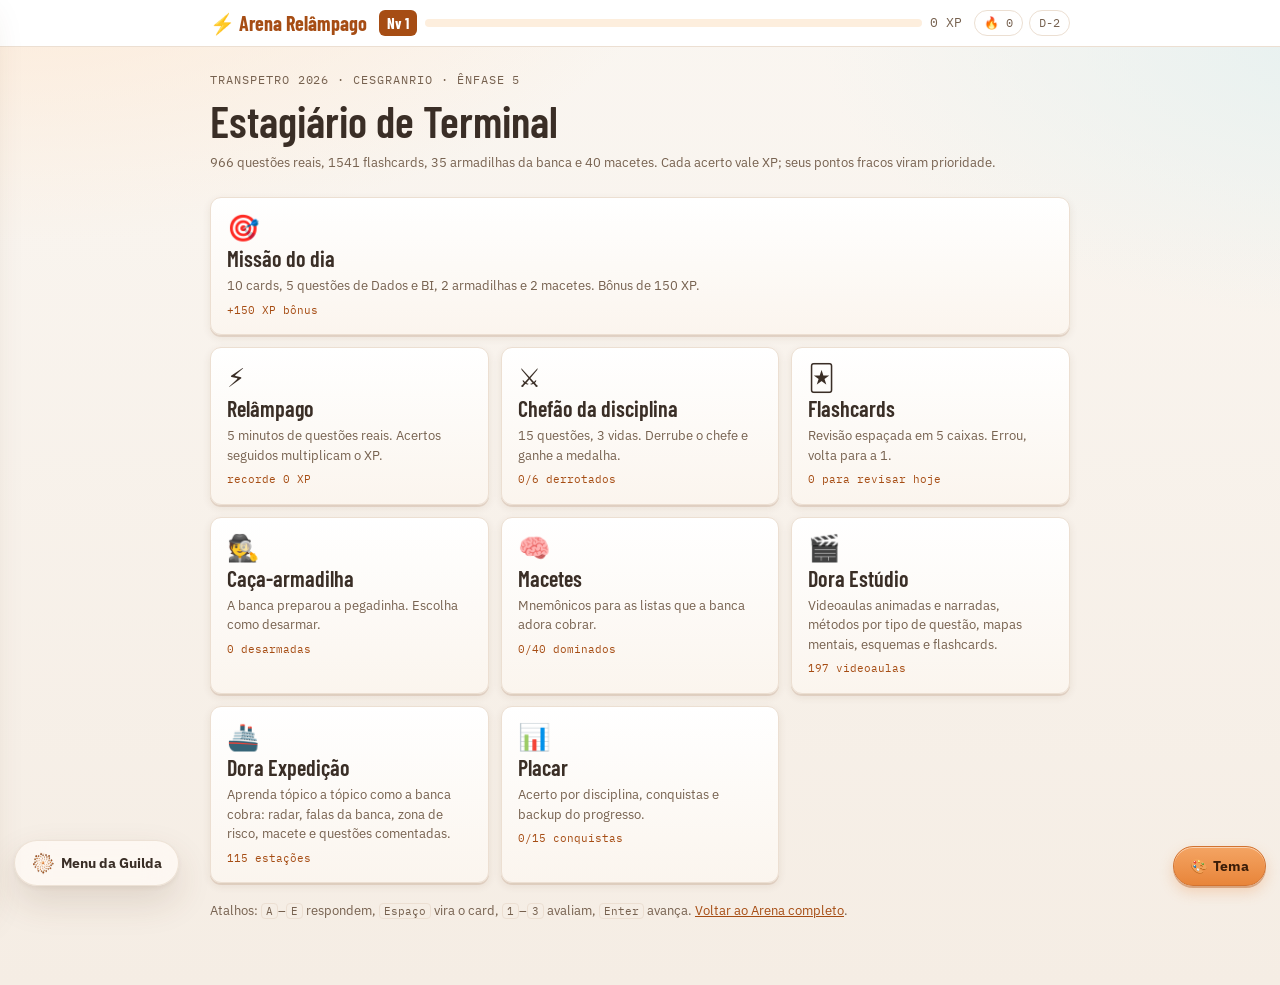
<file: jogo.html>
<!doctype html>
<html lang="pt-BR"><head><meta charset="utf-8"><meta name="viewport" content="width=device-width,initial-scale=1,viewport-fit=cover"><meta name="theme-color" content="#0d5b6b"><link rel="manifest" href="manifest.json"><link rel="icon" href="icon-192.png">
<title>Arena Relâmpago · Dora Guilda</title>
<link rel="preconnect" href="https://fonts.googleapis.com">
<link rel="preconnect" href="https://fonts.gstatic.com" crossorigin>
<link rel="stylesheet" href="https://fonts.googleapis.com/css2?family=Barlow+Condensed:wght@500;600;700&family=IBM+Plex+Sans:wght@400;500;600&family=IBM+Plex+Mono:wght@400;500&display=swap">
<style>
/* Arena Relâmpago: revisão gamificada do Arena Transpetro. Mesmo sistema visual do index.html; progresso próprio em arenaTP.jogo.v1. */
:root{
  --bg:#f3f5f6; --paper:#ffffff; --ink:#14232a; --muted:#566870; --line:#d5dde0;
  --accent:#0d5b6b; --accent-soft:#dcecef; --warn:#a96400; --warn-soft:#f8ecd8;
  --bad:#a3322a; --bad-soft:#f6e1de; --ok:#2c6e3f; --ok-soft:#e1efe4; --on-accent:#ffffff; --gold:#b07d10;
  --display:"Barlow Condensed","Arial Narrow",Arial,sans-serif;
  --body:"IBM Plex Sans",system-ui,-apple-system,"Segoe UI",sans-serif;
  --mono:"IBM Plex Mono",ui-monospace,Menlo,Consolas,monospace;
}
@media (prefers-color-scheme:dark){:root:not([data-theme="light"]){
  --bg:#0e1619; --paper:#152126; --ink:#e3ecee; --muted:#9db0b6; --line:#2a3a40;
  --accent:#5fb6c6; --accent-soft:#16343b; --warn:#e3a54b; --warn-soft:#3a2c14;
  --bad:#ec8b81; --bad-soft:#3d1f1c; --ok:#7fc794; --ok-soft:#183324; --on-accent:#0e1619; --gold:#e6b84a; color-scheme:dark}}
:root[data-theme="dark"]{
  --bg:#0e1619; --paper:#152126; --ink:#e3ecee; --muted:#9db0b6; --line:#2a3a40;
  --accent:#5fb6c6; --accent-soft:#16343b; --warn:#e3a54b; --warn-soft:#3a2c14;
  --bad:#ec8b81; --bad-soft:#3d1f1c; --ok:#7fc794; --ok-soft:#183324; --on-accent:#0e1619; --gold:#e6b84a; color-scheme:dark}
*{box-sizing:border-box}
html,body{overflow-x:hidden}
body{background:var(--bg);color:var(--ink);font-family:var(--body);font-size:15px;line-height:1.5;margin:0;
  padding:0 max(16px,env(safe-area-inset-right,0px)) 64px max(16px,env(safe-area-inset-left,0px))}
.wrap{max-width:860px;margin:0 auto}
h1,h2,h3{font-family:var(--display);font-weight:600;line-height:1.1;margin:0;text-wrap:balance}
h1{font-size:clamp(30px,6vw,44px)} h2{font-size:26px} h3{font-size:19px}
p{margin:0}
.eyebrow{font-family:var(--mono);font-size:12px;letter-spacing:.08em;text-transform:uppercase;color:var(--muted)}
.mono{font-family:var(--mono);font-variant-numeric:tabular-nums}
.note{font-size:13px;color:var(--muted)}
a{color:var(--accent)}
button{font-family:var(--body);font-size:14px;cursor:pointer;border-radius:8px;border:1px solid var(--line);background:var(--paper);color:var(--ink);padding:9px 14px;touch-action:manipulation}
button.primary{background:var(--accent);border-color:var(--accent);color:var(--on-accent);font-weight:600}
button.ghost{background:none}
button:disabled{opacity:.5;cursor:default}
button:focus-visible,select:focus-visible,a:focus-visible{outline:2px solid var(--accent);outline-offset:2px}
select{font-family:var(--body);font-size:14px;padding:8px 10px;border:1px solid var(--line);border-radius:8px;background:var(--paper);color:var(--ink);max-width:100%}

/* Barra superior: nível, XP, sequência e contagem regressiva */
.bar{position:sticky;top:0;z-index:5;background:var(--paper);border-bottom:1px solid var(--line);
  margin:0 calc(-1*max(16px,env(safe-area-inset-right,0px))) 0 calc(-1*max(16px,env(safe-area-inset-left,0px)));
  padding:calc(8px + env(safe-area-inset-top,0px)) max(16px,env(safe-area-inset-right,0px)) 8px max(16px,env(safe-area-inset-left,0px))}
.bar .in{max-width:860px;margin:0 auto;display:flex;gap:12px;align-items:center;flex-wrap:wrap}
.brand{font-family:var(--display);font-weight:700;font-size:20px;color:var(--accent);white-space:nowrap;text-decoration:none}
.lvl{display:flex;align-items:center;gap:8px;flex:1 1 200px;min-width:0}
.lvl .badge{font-family:var(--display);font-weight:700;font-size:15px;background:var(--accent);color:var(--on-accent);border-radius:6px;padding:2px 8px;white-space:nowrap}
.xpbar{flex:1;height:8px;border-radius:99px;background:var(--accent-soft);overflow:hidden;min-width:60px}
.xpbar i{display:block;height:100%;background:var(--accent);width:0;transition:width .5s}
.chips{display:flex;gap:6px;font-family:var(--mono);font-size:12px;color:var(--muted)}
.chip{border:1px solid var(--line);border-radius:99px;padding:3px 9px;white-space:nowrap}
.chip.hot{color:var(--warn);border-color:var(--warn);background:var(--warn-soft)}

header.hero{padding:24px 0 12px;display:grid;gap:8px}
.grid{display:grid;grid-template-columns:repeat(auto-fill,minmax(240px,1fr));gap:12px;margin-top:12px}
.mode{all:unset;cursor:pointer;background:var(--paper);border:1px solid var(--line);border-radius:12px;padding:16px;display:grid;gap:6px;align-content:start;transition:transform .12s,border-color .12s}
.mode:hover{border-color:var(--accent);transform:translateY(-2px)}
.mode:focus-visible{outline:2px solid var(--accent);outline-offset:2px}
.mode .ic{font-size:26px;line-height:1}
.mode h3{font-size:22px}
.mode .tag{font-family:var(--mono);font-size:11px;color:var(--accent)}
.mode.feature{grid-column:1/-1;background:linear-gradient(135deg,var(--accent-soft),var(--paper));border-color:var(--accent)}
.mode.done{opacity:.7}
.panel{background:var(--paper);border:1px solid var(--line);border-radius:12px;padding:18px;margin-top:14px}
.row{display:flex;gap:8px;flex-wrap:wrap;align-items:center}
.spread{display:flex;justify-content:space-between;gap:10px;align-items:center;flex-wrap:wrap}
.hud{display:flex;gap:14px;font-family:var(--mono);font-size:13px;color:var(--muted);flex-wrap:wrap}
.hud b{color:var(--ink);font-weight:500}
.combo{color:var(--warn)!important}
.timer{height:6px;border-radius:99px;background:var(--line);overflow:hidden;margin:10px 0}
.timer i{display:block;height:100%;background:var(--warn);width:100%;transition:width 1s linear}

/* Questão */
.enun{white-space:pre-line;font-size:15.5px;margin:12px 0;max-height:46vh;overflow:auto}
.meta{font-family:var(--mono);font-size:11.5px;color:var(--muted)}
.alts{display:grid;gap:8px}
.alt{all:unset;cursor:pointer;display:flex;gap:10px;align-items:flex-start;border:1px solid var(--line);border-radius:8px;padding:10px 12px;background:var(--paper)}
.alt:hover{border-color:var(--accent)}
.alt:focus-visible{outline:2px solid var(--accent)}
.alt .k{font-family:var(--mono);font-weight:500;color:var(--accent);min-width:1.2em}
.alt.ok{border-color:var(--ok);background:var(--ok-soft)}
.alt.bad{border-color:var(--bad);background:var(--bad-soft)}
.alt.dim{opacity:.55}
.alts.locked .alt{cursor:default}

/* Flashcard */
.card3d{perspective:1200px;margin:14px 0;cursor:pointer}
.card3d .inner{position:relative;min-height:220px;transition:transform .45s;transform-style:preserve-3d}
.card3d.flip .inner{transform:rotateY(180deg)}
.face{position:absolute;inset:0;backface-visibility:hidden;-webkit-backface-visibility:hidden;border:1px solid var(--line);border-radius:12px;padding:20px;display:grid;align-content:center;gap:10px;background:var(--paper);overflow:auto}
.face.back{transform:rotateY(180deg);background:var(--accent-soft);border-color:var(--accent)}
.face p{font-size:17px}
.grade{display:grid;grid-template-columns:repeat(3,1fr);gap:8px}
.grade button{padding:12px 6px}
.b-bad{border-color:var(--bad)!important;color:var(--bad)} .b-mid{border-color:var(--warn)!important;color:var(--warn)} .b-ok{border-color:var(--ok)!important;color:var(--ok)}

/* Chefão */
.boss{display:grid;grid-template-columns:auto 1fr;gap:12px;align-items:center;margin:8px 0}
.boss .face-b{font-size:44px;line-height:1;transition:transform .2s}
.boss .face-b.hit{transform:scale(.8) rotate(-8deg)}
.hp{height:12px;border-radius:99px;background:var(--bad-soft);overflow:hidden}
.hp i{display:block;height:100%;background:var(--bad);transition:width .4s}
.lives{font-size:18px;letter-spacing:2px}

/* Feedback e placar */
.fb{margin-top:12px;padding:12px;border-radius:8px;border:1px solid var(--line);display:grid;gap:6px}
.fb.ok{background:var(--ok-soft);border-color:var(--ok)}
.fb.bad{background:var(--bad-soft);border-color:var(--bad)}
.stat{display:grid;grid-template-columns:120px 1fr 64px;gap:10px;align-items:center;font-size:13.5px;margin:6px 0}
.stat .track{height:10px;border-radius:99px;background:var(--line);overflow:hidden}
.stat .track i{display:block;height:100%}
.ach{display:grid;grid-template-columns:repeat(auto-fill,minmax(150px,1fr));gap:8px;margin-top:10px}
.ach div{border:1px solid var(--line);border-radius:10px;padding:10px;font-size:13px;display:grid;gap:2px}
.ach div.on{border-color:var(--gold);background:var(--warn-soft)}
.ach div.off{opacity:.45}
.ach .i{font-size:22px}
.mac{border:1px solid var(--line);border-radius:10px;padding:14px;display:grid;gap:6px;margin-top:10px}
.mac .m{font-family:var(--display);font-size:20px;line-height:1.2;color:var(--accent)}
.toast{position:fixed;left:50%;bottom:calc(20px + env(safe-area-inset-bottom,0px));transform:translateX(-50%) translateY(120px);background:var(--ink);color:var(--bg);padding:10px 16px;border-radius:99px;font-family:var(--mono);font-size:13px;transition:transform .3s,opacity .3s;opacity:0;z-index:20;max-width:calc(100vw - 32px);text-align:center}
.toast.on{transform:translateX(-50%) translateY(0);opacity:1}
.float{position:fixed;pointer-events:none;font-family:var(--display);font-weight:700;font-size:26px;color:var(--ok);z-index:15;animation:up 1s ease-out forwards}
@keyframes up{to{transform:translateY(-60px);opacity:0}}
canvas#fx{position:fixed;inset:0;pointer-events:none;z-index:19}
.kbd{font-family:var(--mono);font-size:11px;border:1px solid var(--line);border-radius:4px;padding:0 4px}
@media (max-width:520px){.stat{grid-template-columns:90px 1fr 54px}.face p{font-size:16px}.hide-sm{display:none}}
@media (prefers-reduced-motion:reduce){*{transition:none!important;animation:none!important}}
</style><link rel="icon" type="image/svg+xml" href="favicon.svg"><link rel="apple-touch-icon" href="apple-touch-icon-180.png"><meta property="og:image" content="identidade/premium/oficial/og-1200x630-escuro.png"><meta name="theme-color" content="#211a16"><link rel="stylesheet" href="temas.css"><link rel="stylesheet" href="tema.css"><script src="tema.js"></script><script src="guilda.js"></script><script src="abrir.js" defer></script></head>
<body>
<div class="bar"><div class="in">
  <a class="brand" href="#" data-go="hub">⚡ Arena Relâmpago</a>
  <div class="lvl"><span class="badge" id="lvlBadge">Nv 1</span><div class="xpbar" title="XP até o próximo nível"><i id="xpFill"></i></div><span class="mono note" id="xpTxt">0 XP</span></div>
  <div class="chips"><span class="chip" id="streakChip">🔥 0</span><span class="chip" id="countChip">D-0</span></div>
</div></div>
<canvas id="fx"></canvas>
<div class="wrap"><main id="app" aria-live="polite"><p class="note" style="padding:40px 0">Carregando questões e cards…</p></main></div>
<div class="toast" id="toast" role="status"></div>

<script>
(function(){
'use strict';
var KEY='arenaTP.jogo.v1', PROVA=new Date('2026-12-06T13:00:00-03:00');
var DISC_Q={BI_CienciaDados:'BI',Seguranca:'Segurança',EngSoftware_UX:'Eng. Software',Dados:'Dados',Governanca:'Governança',Projetos:'Projetos'};
var RANKS=['Estagiário de Terminal','Técnico de Operação','Operador de Duto','Analista Júnior','Analista Pleno','Analista Sênior','Coordenador de Terminal','Gerente de Frota','Comandante de Petroleiro','Lenda da Cesgranrio'];
var BOSS_FACE={'Dados':'🐘','BI':'🧊','Segurança':'🦠','Eng. Software':'🐛','Governança':'🏛️','Projetos':'📅'};
var BOSS_NAME={'Dados':'O Normalizador','BI':'O Cubo OLAP','Segurança':'O Rootkit','Eng. Software':'O Bug de Produção','Governança':'O Conselho EDM','Projetos':'O Caminho Crítico'};
var Q=[],C=[],ARM=[],MAC=[],PRI=[];
var S={xp:0,days:{},streak:0,last:'',box:{},qs:{},disc:{},ach:{},boss:{},best:{},missao:{},mac:{},sound:true,ans:0,ok:0,maxCombo:0};
try{var raw=localStorage.getItem(KEY); if(raw) S=Object.assign(S,JSON.parse(raw));}catch(e){}
function save(){try{localStorage.setItem(KEY,JSON.stringify(S));}catch(e){}}
var $=function(s,r){return (r||document).querySelector(s);};
var app=$('#app');
function esc(s){return String(s==null?'':s).replace(/[&<>"]/g,function(c){return {'&':'&amp;','<':'&lt;','>':'&gt;','"':'&quot;'}[c];});}
function today(){var d=new Date();return d.getFullYear()+'-'+String(d.getMonth()+1).padStart(2,'0')+'-'+String(d.getDate()).padStart(2,'0');}
function shuffle(a){a=a.slice();for(var i=a.length-1;i>0;i--){var j=Math.floor(Math.random()*(i+1));var t=a[i];a[i]=a[j];a[j]=t;}return a;}
function pick(a,n){return shuffle(a).slice(0,n);}

/* ---------- XP, nível, sequência ---------- */
function lvlOf(xp){var l=1,need=100,acc=0;while(xp>=acc+need){acc+=need;l++;need=Math.round(100*Math.pow(l,1.35));}return {l:l,cur:xp-acc,need:need};}
function rank(l){return RANKS[Math.min(RANKS.length-1,Math.floor((l-1)/3))];}
function touchDay(){var t=today();if(S.last===t)return;var y=new Date();y.setDate(y.getDate()-1);var ys=y.getFullYear()+'-'+String(y.getMonth()+1).padStart(2,'0')+'-'+String(y.getDate()).padStart(2,'0');S.streak=(S.last===ys)?S.streak+1:1;S.last=t;}
function gain(n,el){if(n<=0)return;var before=lvlOf(S.xp).l;touchDay();S.xp+=n;var t=today();S.days[t]=(S.days[t]||0)+n;save();var after=lvlOf(S.xp).l;
  if(el){var r=el.getBoundingClientRect();var f=document.createElement('div');f.className='float';f.textContent='+'+n;f.style.left=(r.left+r.width/2-20)+'px';f.style.top=(r.top-10)+'px';document.body.appendChild(f);setTimeout(function(){f.remove();},1000);}
  if(after>before){confetti();toast('⬆️ Nível '+after+' · '+rank(after));beep(880,.15);setTimeout(function(){beep(1175,.2);},140);}
  checkAch();hud();}
function hud(){var L=lvlOf(S.xp);$('#lvlBadge').textContent='Nv '+L.l;$('#lvlBadge').title=rank(L.l);$('#xpFill').style.width=(100*L.cur/L.need)+'%';$('#xpTxt').textContent=S.xp+' XP';
  var alive=S.last===today()||(function(){var y=new Date();y.setDate(y.getDate()-1);return S.last===y.getFullYear()+'-'+String(y.getMonth()+1).padStart(2,'0')+'-'+String(y.getDate()).padStart(2,'0');})();
  var st=alive?S.streak:0;var sc=$('#streakChip');sc.textContent='🔥 '+st;sc.className='chip'+(st>=3?' hot':'');sc.title=st+' dia(s) seguidos';
  var d=Math.ceil((PROVA-new Date())/864e5);$('#countChip').textContent=d>0?'D-'+d:(d===0?'É HOJE':'Prova feita');$('#countChip').title='Prova em 06/12/2026';}
function record(disc,ok,qid){S.ans++;if(ok)S.ok++;var o=S.disc[disc]||(S.disc[disc]={ok:0,n:0});o.n++;if(ok)o.ok++;if(qid){var q=S.qs[qid]||(S.qs[qid]={ok:0,n:0});q.n++;if(ok)q.ok++;}save();}

/* ---------- Efeitos ---------- */
var AC=null;function beep(f,d){if(!S.sound)return;try{AC=AC||new (window.AudioContext||window.webkitAudioContext)();var o=AC.createOscillator(),g=AC.createGain();o.frequency.value=f;o.type='triangle';g.gain.setValueAtTime(.08,AC.currentTime);g.gain.exponentialRampToValueAtTime(.0001,AC.currentTime+d);o.connect(g);g.connect(AC.destination);o.start();o.stop(AC.currentTime+d);}catch(e){}}
function good(){beep(660,.09);setTimeout(function(){beep(990,.12);},80);}
function badS(){beep(220,.22);}
var tt;function toast(m){var t=$('#toast');t.textContent=m;t.classList.add('on');clearTimeout(tt);tt=setTimeout(function(){t.classList.remove('on');},2600);}
function confetti(){if(matchMedia('(prefers-reduced-motion: reduce)').matches)return;var c=$('#fx'),x=c.getContext('2d');c.width=innerWidth;c.height=innerHeight;var cs=['#0d5b6b','#5fb6c6','#e3a54b','#7fc794','#ec8b81'];var P=[];for(var i=0;i<140;i++)P.push({x:innerWidth/2,y:innerHeight/3,vx:(Math.random()-.5)*14,vy:Math.random()*-12-3,s:Math.random()*6+3,c:cs[i%5],r:Math.random()*6});var n=0;(function f(){x.clearRect(0,0,c.width,c.height);P.forEach(function(p){p.vy+=.35;p.x+=p.vx;p.y+=p.vy;p.r+=.2;x.fillStyle=p.c;x.save();x.translate(p.x,p.y);x.rotate(p.r);x.fillRect(-p.s/2,-p.s/2,p.s,p.s*.6);x.restore();});if(++n<110)requestAnimationFrame(f);else x.clearRect(0,0,c.width,c.height);})();}

/* ---------- Conquistas ---------- */
var ACH=[
 ['primeira','🎯','Primeiro acerto',function(){return S.ok>=1;}],
 ['cem','💯','100 respostas',function(){return S.ans>=100;}],
 ['mil','🏗️','1.000 respostas',function(){return S.ans>=1000;}],
 ['combo5','🔥','Combo de 5',function(){return S.maxCombo>=5;}],
 ['combo10','🌋','Combo de 10',function(){return S.maxCombo>=10;}],
 ['seq3','📆','3 dias seguidos',function(){return S.streak>=3;}],
 ['seq7','🗓️','7 dias seguidos',function(){return S.streak>=7;}],
 ['missao','✅','Missão do dia',function(){return Object.keys(S.missao).length>=1;}],
 ['missao5','🎖️','5 missões',function(){return Object.keys(S.missao).length>=5;}],
 ['boss1','⚔️','Primeiro chefão',function(){return Object.keys(S.boss).length>=1;}],
 ['bossAll','👑','Todos os chefões',function(){return Object.keys(S.boss).length>=6;}],
 ['cacador','🕵️','20 armadilhas desarmadas',function(){return (S.armOk||0)>=20;}],
 ['macetes','🧠','Todos os macetes acertados',function(){return MAC.length&&MAC.every(function(m){return S.mac[m.id]&&S.mac[m.id].ok>0;});}],
 ['caixa5','📦','50 cards na caixa 5',function(){return Object.keys(S.box).filter(function(k){return S.box[k].b>=5;}).length>=50;}],
 ['nv10','🚢','Nível 10',function(){return lvlOf(S.xp).l>=10;}]
];
function checkAch(){ACH.forEach(function(a){if(!S.ach[a[0]]&&a[3]()){S.ach[a[0]]=today();save();setTimeout(function(){toast(a[1]+' Conquista: '+a[2]);confetti();},400);}});}

/* ---------- Seleção inteligente ---------- */
function acc(d){var o=S.disc[d];return o&&o.n?o.ok/o.n:null;}
function weakest(n){var ds=Object.keys(BOSS_NAME);return ds.sort(function(a,b){var x=acc(a),y=acc(b);x=x==null?.5:x;y=y==null?.5:y;return x-y;}).slice(0,n);}
function qPool(disc){var p=disc?Q.filter(function(q){return DISC_Q[q.disc]===disc;}):Q;
  // prioriza questões nunca vistas e as já erradas
  return shuffle(p).sort(function(a,b){var x=S.qs[a.id],y=S.qs[b.id];var sx=!x?1:(x.ok<x.n?2:0),sy=!y?1:(y.ok<y.n?2:0);return sy-sx;});}
var IV=[0,1,3,7,14,30];
function dueCards(disc){var now=Date.now();return C.filter(function(c){if(disc&&c.d!==disc)return false;var b=S.box[c.id];return !b||b.due<=now;});}
function cardsSorted(disc){var due=dueCards(disc);var rev=due.filter(function(c){return S.box[c.id];}),neu=due.filter(function(c){return !S.box[c.id];});return shuffle(rev).concat(shuffle(neu));}

/* ---------- Telas ---------- */
function go(v,arg){stopTimer();window.scrollTo(0,0);(VIEWS[v]||VIEWS.hub)(arg);}
var VIEWS={};
VIEWS.hub=function(){
  var t=today(),md=S.missao[t];var L=lvlOf(S.xp);var due=dueCards().filter(function(c){return S.box[c.id];}).length;
  var w=weakest(2);
  app.innerHTML='<header class="hero"><div class="eyebrow">Transpetro 2026 · Cesgranrio · Ênfase 5</div><h1>'+esc(rank(L.l))+'</h1><p class="note">'+Q.length+' questões reais, '+C.length+' flashcards, '+ARM.length+' armadilhas da banca e '+MAC.length+' macetes. Cada acerto vale XP; seus pontos fracos viram prioridade.</p></header>'+
  '<div class="grid">'+
  mode('missao','🎯','Missão do dia',md?'Concluída hoje. Volte amanhã para manter a sequência.':'10 cards, 5 questões de '+esc(w.join(' e '))+', 2 armadilhas e 2 macetes. Bônus de 150 XP.',md?'feito ✓':'+150 XP bônus',true,md)+
  mode('relampago','⚡','Relâmpago','5 minutos de questões reais. Acertos seguidos multiplicam o XP.','recorde '+(S.best.relampago||0)+' XP')+
  mode('chefao','⚔️','Chefão da disciplina','15 questões, 3 vidas. Derrube o chefe e ganhe a medalha.',Object.keys(S.boss).length+'/6 derrotados')+
  mode('cards','🃏','Flashcards','Revisão espaçada em 5 caixas. Errou, volta para a 1.',due+' para revisar hoje')+
  mode('armadilha','🕵️','Caça-armadilha','A banca preparou a pegadinha. Escolha como desarmar.',(S.armOk||0)+' desarmadas')+
  mode('macetes','🧠','Macetes','Mnemônicos para as listas que a banca adora cobrar.',MAC.filter(function(m){return S.mac[m.id]&&S.mac[m.id].ok;}).length+'/'+MAC.length+' dominados')+
  mode('estudio','🎬','Dora Estúdio','Videoaulas animadas e narradas, métodos por tipo de questão, mapas mentais, esquemas e flashcards.','197 videoaulas')+
  mode('expedicao','🚢','Dora Expedição','Aprenda tópico a tópico como a banca cobra: radar, falas da banca, zona de risco, macete e questões comentadas.','115 estações')+
  mode('placar','📊','Placar','Acerto por disciplina, conquistas e backup do progresso.',Object.keys(S.ach).length+'/'+ACH.length+' conquistas')+
  '</div><p class="note" style="margin-top:18px">Atalhos: <span class="kbd">A</span>–<span class="kbd">E</span> respondem, <span class="kbd">Espaço</span> vira o card, <span class="kbd">1</span>–<span class="kbd">3</span> avaliam, <span class="kbd">Enter</span> avança. <a href="index.html">Voltar ao Arena completo</a>.</p>';
};
function mode(id,ic,t,d,tag,feat,done){return '<button class="mode'+(feat?' feature':'')+(done?' done':'')+'" data-go="'+id+'"><span class="ic">'+ic+'</span><h3>'+t+'</h3><p class="note">'+d+'</p><span class="tag">'+tag+'</span></button>';}

/* --- Motor de questão reaproveitado por Relâmpago, Chefão e Missão --- */
function renderQ(q,ctx){
  var L=['A','B','C','D','E'].filter(function(k){return q.alternativas[k]!=null;});
  return '<div class="meta">'+esc(DISC_Q[q.disc]||q.disc)+' · '+esc(q.concurso)+' · '+esc(q.ano)+'</div><div class="meta">'+esc(q.assunto)+'</div>'+
   '<div class="enun">'+esc(q.enunciado)+'</div><div class="alts" id="alts">'+L.map(function(k){return '<button class="alt" data-k="'+k+'"><span class="k">'+k+'</span><span>'+esc(q.alternativas[k])+'</span></button>';}).join('')+'</div><div id="fbq"></div>';
}
function bindQ(q,cb){var box=$('#alts');box.onclick=function(e){var b=e.target.closest('.alt');if(!b||box.classList.contains('locked'))return;answerQ(q,b.dataset.k,cb);};}
function answerQ(q,k,cb){var box=$('#alts');if(!box||box.classList.contains('locked'))return;box.classList.add('locked');var ok=k===q.gabarito;
  box.querySelectorAll('.alt').forEach(function(b){if(b.dataset.k===q.gabarito)b.classList.add('ok');else if(b.dataset.k===k)b.classList.add('bad');else b.classList.add('dim');});
  record(DISC_Q[q.disc]||q.disc,ok,q.id);ok?good():badS();cb(ok,box.querySelector('.alt[data-k="'+k+'"]'));}

/* Relâmpago */
var timer=null;function stopTimer(){if(timer){clearInterval(timer);timer=null;}}
VIEWS.relampago=function(disc){
  if(disc===undefined){app.innerHTML=header('⚡ Relâmpago','5 minutos. Cada acerto vale 10 XP × combo (até ×5). Errar zera o combo.')+'<div class="panel"><div class="row"><label for="dsel" class="note">Disciplina</label><select id="dsel"><option value="">Todas</option>'+Object.keys(BOSS_NAME).map(function(d){return '<option>'+esc(d)+'</option>';}).join('')+'</select><button class="primary" id="start">Começar</button></div></div>';
    $('#start').onclick=function(){VIEWS.relampago($('#dsel').value);};return;}
  var pool=qPool(disc||null),i=0,xp=0,combo=0,hits=0,n=0,left=300;
  function step(){var q=pool[i++%pool.length];
    app.innerHTML='<div class="panel"><div class="spread"><div class="hud"><span>⏱ <b id="tl">'+fmt(left)+'</b></span><span>XP <b>'+xp+'</b></span><span class="combo">combo ×<b>'+Math.min(5,combo+1)+'</b></span><span>'+hits+'/'+n+'</span></div><button class="ghost" id="quit">Encerrar</button></div><div class="timer"><i id="tb" style="width:'+(left/3)+'%"></i></div>'+renderQ(q)+'</div>';
    $('#quit').onclick=end;
    bindQ(q,function(ok,el){n++;if(ok){hits++;combo++;S.maxCombo=Math.max(S.maxCombo,combo);var g=10*Math.min(5,combo);xp+=g;gain(g,el);}else{combo=0;}
      $('#fbq').innerHTML=fb(ok,q)+'<div class="row" style="margin-top:8px"><button class="primary" id="nx">Próxima ↵</button></div>';$('#nx').onclick=step;$('#nx').focus({preventScroll:true});});}
  function end(){stopTimer();var rec=xp>(S.best.relampago||0);if(rec){S.best.relampago=xp;save();confetti();}
    app.innerHTML=header('⚡ Fim do Relâmpago',rec?'Novo recorde!':'Recorde: '+(S.best.relampago||0)+' XP')+'<div class="panel"><div class="hud" style="font-size:16px"><span>XP <b>'+xp+'</b></span><span>Acertos <b>'+hits+'/'+n+'</b></span><span>Aproveitamento <b>'+(n?Math.round(100*hits/n):0)+'%</b></span></div><div class="row" style="margin-top:14px"><button class="primary" data-go="relampago">Jogar de novo</button><button data-go="hub">Início</button></div></div>';}
  timer=setInterval(function(){left--;var tl=$('#tl'),tb=$('#tb');if(tl)tl.textContent=fmt(left);if(tb)tb.style.width=(left/3)+'%';if(left<=0)end();},1000);
  step();
};
function fmt(s){return Math.floor(s/60)+':'+String(s%60).padStart(2,'0');}
function fb(ok,q){var arm=ARM.filter(function(a){return a.disc===(DISC_Q[q.disc]||'');});var tip=!ok&&arm.length?'<p class="note">💡 Armadilha da banca nesta disciplina: '+esc(pick(arm,1)[0].eliminar)+'</p>':'';
  return '<div class="fb '+(ok?'ok':'bad')+'"><b>'+(ok?'Certo!':'Gabarito: '+q.gabarito)+'</b>'+tip+'</div>';}
function header(t,s){return '<header class="hero"><div class="spread"><h2>'+t+'</h2><button class="ghost" data-go="hub">← Início</button></div>'+(s?'<p class="note">'+s+'</p>':'')+'</header>';}

/* Chefão */
VIEWS.chefao=function(disc){
  if(!disc){app.innerHTML=header('⚔️ Chefão da disciplina','15 questões da disciplina. Cada acerto tira 1 de vida do chefe; você tem 3 vidas. Vencer vale 300 XP e a medalha.')+'<div class="grid">'+Object.keys(BOSS_NAME).map(function(d){var a=acc(d);return '<button class="mode'+(S.boss[d]?' done':'')+'" data-go="chefao" data-arg="'+esc(d)+'"><span class="ic">'+BOSS_FACE[d]+'</span><h3>'+esc(BOSS_NAME[d])+'</h3><p class="note">'+esc(d)+(a!=null?' · seu acerto '+Math.round(a*100)+'%':'')+'</p><span class="tag">'+(S.boss[d]?'🏅 derrotado':'desafiar')+'</span></button>';}).join('')+'</div>';return;}
  var pool=qPool(disc),HP=10,hp=HP,lives=3,i=0;
  function step(){var q=pool[i++];if(!q||i>15&&hp>0){return lose();}
    app.innerHTML='<div class="panel"><div class="spread"><b class="mono">'+esc(BOSS_NAME[disc])+'</b><span class="lives" aria-label="'+lives+' vidas">'+'❤️'.repeat(lives)+'🖤'.repeat(3-lives)+'</span></div><div class="boss"><span class="face-b" id="bf">'+BOSS_FACE[disc]+'</span><div><div class="hp"><i style="width:'+(100*hp/HP)+'%"></i></div><div class="meta" style="margin-top:4px">vida do chefe '+hp+'/'+HP+' · questão '+i+'/15</div></div></div>'+renderQ(q)+'</div>';
    bindQ(q,function(ok,el){if(ok){hp--;gain(15,el);var bf=$('#bf');bf.classList.add('hit');}else{lives--;}
      var bar=app.querySelector('.hp i');if(bar)bar.style.width=(100*hp/HP)+'%';
      if(hp<=0)return setTimeout(win,700);if(lives<=0)return setTimeout(lose,900);
      $('#fbq').innerHTML=fb(ok,q)+'<div class="row" style="margin-top:8px"><button class="primary" id="nx">Próxima ↵</button></div>';$('#nx').onclick=step;});}
  function win(){var first=!S.boss[disc];S.boss[disc]=today();save();gain(first?300:100);confetti();
    app.innerHTML=header('🏅 '+esc(BOSS_NAME[disc])+' derrotado!',first?'Medalha nova e 300 XP.':'Revanche vencida: 100 XP.')+'<div class="row"><button class="primary" data-go="chefao">Outro chefão</button><button data-go="hub">Início</button></div>';checkAch();}
  function lose(){app.innerHTML=header(BOSS_FACE[disc]+' O chefe venceu desta vez','Faça os flashcards de '+esc(disc)+' e volte. Os erros entram primeiro no próximo duelo.')+'<div class="row"><button class="primary" data-go="chefao" data-arg="'+esc(disc)+'">Revanche</button><button data-go="cards" data-arg="'+esc(disc==='Eng. Software'?'Eng. Software':disc)+'">Treinar cards</button><button data-go="hub">Início</button></div>';}
  step();
};

/* Flashcards (Leitner) */
VIEWS.cards=function(disc){
  var discs=Array.from(new Set(C.map(function(c){return c.d;}))).filter(function(d){return d!=='Geral';});
  var list=cardsSorted(disc||null).slice(0,20),i=0,xp=0;
  function step(){var c=list[i];
    if(!c){app.innerHTML=header('🃏 Sessão concluída',list.length?'+'+xp+' XP. Os cards voltam conforme a caixa.':'Nada pendente aqui. Escolha outra disciplina ou volte amanhã.')+'<div class="row"><button class="primary" data-go="cards" data-arg="'+esc(disc||'')+'">Mais 20</button><button data-go="hub">Início</button></div>';return;}
    var b=(S.box[c.id]||{}).b||0;
    app.innerHTML=header('🃏 Flashcards','<span class="mono">'+(i+1)+'/'+list.length+' · caixa '+(b||'nova')+'</span>')+
     '<div class="row"><select id="dsel"><option value="">Todas as disciplinas</option>'+discs.map(function(d){return '<option'+(d===disc?' selected':'')+'>'+esc(d)+'</option>';}).join('')+'</select></div>'+
     '<div class="card3d" id="cd" tabindex="0" role="button" aria-label="Virar card"><div class="inner"><div class="face"><div class="meta">'+esc(c.d)+' · '+esc(c.s||'')+'</div><p>'+esc(c.f)+'</p><div class="note">toque ou Espaço para virar</div></div><div class="face back"><div class="meta">resposta</div><p>'+esc(c.b)+'</p></div></div></div>'+
     '<div class="grade" id="gr" hidden><button class="b-bad" data-g="0">1 · Errei</button><button class="b-mid" data-g="1">2 · Difícil</button><button class="b-ok" data-g="2">3 · Fácil</button></div>';
    var cd=$('#cd');var flip=function(){cd.classList.add('flip');$('#gr').hidden=false;};cd.onclick=flip;cd.onkeydown=function(e){if(e.key===' '||e.key==='Enter'){e.preventDefault();flip();}};
    $('#dsel').onchange=function(){VIEWS.cards(this.value||null);};
    $('#gr').onclick=function(e){var g=e.target.closest('button');if(!g)return;grade(+g.dataset.g,g);};
    cur=function(g){if(!cd.classList.contains('flip'))return flip();var btn=$('#gr [data-g="'+g+'"]');grade(g,btn);};
  }
  function grade(g,el){var c=list[i];var b=(S.box[c.id]||{}).b||0;var nb=g===0?1:(g===1?Math.max(1,b):Math.min(5,b+1));
    S.box[c.id]={b:nb,due:Date.now()+IV[nb]*864e5-36e5};record(c.d,g>0);var x=g===0?2:(g===1?5:8);xp+=x;gain(x,el);i++;step();}
  step();
};
var cur=null;

/* Caça-armadilha */
VIEWS.armadilha=function(){
  var rounds=pick(ARM,8),i=0,hits=0;
  function step(){var a=rounds[i];if(!a){var x=hits*20;app.innerHTML=header('🕵️ Rodada encerrada',hits+' de '+rounds.length+' armadilhas desarmadas.')+'<div class="row"><button class="primary" data-go="armadilha">Nova rodada</button><button data-go="hub">Início</button></div>';return;}
    var opts=shuffle([a].concat(pick(ARM.filter(function(o){return o!==a;}).sort(function(x,y){return (y.disc===a.disc)-(x.disc===a.disc);}).slice(0,8),3)));
    app.innerHTML=header('🕵️ Caça-armadilha','<span class="mono">'+(i+1)+'/'+rounds.length+'</span>')+'<div class="panel"><div class="meta">'+esc(a.disc)+'</div><h3 style="margin:6px 0">'+esc(a.armadilha)+'</h3><p><b>Como a banca disfarça:</b> '+esc(a.disfarce)+'</p><p class="note" style="margin:12px 0 8px">Qual regra desarma esta armadilha?</p><div class="alts" id="alts">'+opts.map(function(o,j){return '<button class="alt" data-k="'+'ABCD'[j]+'" data-r="'+(o===a?1:0)+'"><span class="k">'+'ABCD'[j]+'</span><span>'+esc(o.eliminar)+'</span></button>';}).join('')+'</div><div id="fbq"></div></div>';
    var box=$('#alts');var answer=function(b){if(box.classList.contains('locked'))return;box.classList.add('locked');var ok=b.dataset.r==='1';box.querySelectorAll('.alt').forEach(function(o){o.classList.add(o.dataset.r==='1'?'ok':(o===b?'bad':'dim'));});
      record(a.disc,ok);if(ok){hits++;S.armOk=(S.armOk||0)+1;save();gain(20,b);good();}else badS();
      $('#fbq').innerHTML='<div class="row" style="margin-top:10px"><button class="primary" id="nx">Próxima ↵</button></div>';$('#nx').onclick=function(){i++;step();};};
    box.onclick=function(e){var b=e.target.closest('.alt');if(b)answer(b);};
  }
  step();
};

/* Macetes */
VIEWS.macetes=function(tab){
  var discs=Array.from(new Set(MAC.map(function(m){return m.d;})));
  if(tab!=='quiz'){app.innerHTML=header('🧠 Macetes','Leia, depois teste no quiz. Cada macete acertado pela primeira vez vale 25 XP.')+'<div class="row"><button class="primary" data-go="macetes" data-arg="quiz">Fazer o quiz</button><select id="dsel"><option value="">Todas</option>'+discs.map(function(d){return '<option>'+esc(d)+'</option>';}).join('')+'</select></div><div id="ml"></div>';
    var draw=function(d){$('#ml').innerHTML=MAC.filter(function(m){return !d||m.d===d;}).map(function(m){var k=S.mac[m.id]&&S.mac[m.id].ok;return '<div class="mac"><div class="spread"><span class="meta">'+esc(m.d)+' · '+esc(m.t)+'</span>'+(k?'<span class="meta" style="color:var(--ok)">dominado ✓</span>':'')+'</div><div class="m">'+esc(m.m)+'</div><p class="note">'+esc(m.e)+'</p></div>';}).join('');};
    $('#dsel').onchange=function(){draw(this.value);};draw('');return;}
  var rounds=shuffle(MAC).sort(function(a,b){return ((S.mac[a.id]||{}).ok?1:0)-((S.mac[b.id]||{}).ok?1:0);}).slice(0,10),i=0,hits=0;
  function rr(s){return s.split('|').map(function(x){return x.trim();}).join(' / ');}
  function step(){var m=rounds[i];if(!m){app.innerHTML=header('🧠 Quiz concluído',hits+' de '+rounds.length+'.')+'<div class="row"><button class="primary" data-go="macetes" data-arg="quiz">De novo</button><button data-go="macetes">Ler macetes</button><button data-go="hub">Início</button></div>';return;}
    var others=MAC.filter(function(o){return o!==m;}).sort(function(x,y){return (y.d===m.d)-(x.d===m.d)+Math.random()-.5;}).slice(0,3);
    var opts=shuffle([m].concat(others));
    app.innerHTML=header('🧠 Quiz de macetes','<span class="mono">'+(i+1)+'/'+rounds.length+'</span>')+'<div class="panel"><div class="meta">'+esc(m.d)+' · '+esc(m.t)+'</div><h3 style="margin:8px 0 12px">'+esc(m.p)+'</h3><div class="alts" id="alts">'+opts.map(function(o,j){return '<button class="alt" data-r="'+(o===m?1:0)+'" data-k="'+'ABCD'[j]+'"><span class="k">'+'ABCD'[j]+'</span><span>'+esc(rr(o.r))+'</span></button>';}).join('')+'</div><div id="fbq"></div></div>';
    var box=$('#alts');box.onclick=function(e){var b=e.target.closest('.alt');if(!b||box.classList.contains('locked'))return;box.classList.add('locked');var ok=b.dataset.r==='1';
      box.querySelectorAll('.alt').forEach(function(o){o.classList.add(o.dataset.r==='1'?'ok':(o===b?'bad':'dim'));});
      var st=S.mac[m.id]||(S.mac[m.id]={ok:0,n:0});st.n++;record(m.d,ok);if(ok){hits++;gain(st.ok?8:25,b);st.ok++;good();}else badS();save();
      $('#fbq').innerHTML='<div class="fb '+(ok?'ok':'bad')+'"><div class="mac" style="margin:0;border:0;padding:0"><div class="m">'+esc(m.m)+'</div></div></div><div class="row" style="margin-top:8px"><button class="primary" id="nx">Próxima ↵</button></div>';$('#nx').onclick=function(){i++;step();};};
  }
  step();
};

/* Missão do dia: cards → questões → armadilhas → macetes */
VIEWS.missao=function(){
  var t=today();if(S.missao[t]){toast('Missão de hoje já concluída ✓');return go('hub');}
  var w=weakest(2);var qs=qPool(w[0]).slice(0,3).concat(qPool(w[1]).slice(0,2));
  var steps=[].concat(cardsSorted().slice(0,10).map(function(c){return {k:'c',v:c};}),qs.map(function(q){return {k:'q',v:q};}),pick(ARM,2).map(function(a){return {k:'a',v:a};}),pick(MAC,2).map(function(m){return {k:'m',v:m};}));
  var i=0,hits=0;
  function prog(){return '<div class="spread"><span class="eyebrow">🎯 Missão do dia · '+(i+1)+'/'+steps.length+'</span><div class="xpbar" style="max-width:220px"><i style="width:'+(100*i/steps.length)+'%"></i></div></div>';}
  function next(){i++;step();}
  function step(){var s=steps[i];
    if(!s){S.missao[t]=hits;save();gain(150);confetti();app.innerHTML=header('🎯 Missão cumprida!','+150 XP de bônus. Sequência: 🔥 '+S.streak+' dia(s). Pontos fracos de hoje: '+esc(w.join(', '))+'.')+'<div class="row"><button class="primary" data-go="chefao" data-arg="'+esc(w[0])+'">Enfrentar o chefão de '+esc(w[0])+'</button><button data-go="hub">Início</button></div>';checkAch();return;}
    if(s.k==='c'){var c=s.v;app.innerHTML='<div class="panel">'+prog()+'<div class="card3d" id="cd" tabindex="0" role="button" aria-label="Virar card"><div class="inner"><div class="face"><div class="meta">'+esc(c.d)+'</div><p>'+esc(c.f)+'</p><div class="note">toque para virar</div></div><div class="face back"><p>'+esc(c.b)+'</p></div></div></div><div class="grade" id="gr" hidden><button class="b-bad" data-g="0">1 · Errei</button><button class="b-mid" data-g="1">2 · Difícil</button><button class="b-ok" data-g="2">3 · Fácil</button></div></div>';
      var cd=$('#cd');var flip=function(){cd.classList.add('flip');$('#gr').hidden=false;};cd.onclick=flip;
      var grade=function(g,el){var b=(S.box[c.id]||{}).b||0;var nb=g===0?1:(g===1?Math.max(1,b):Math.min(5,b+1));S.box[c.id]={b:nb,due:Date.now()+IV[nb]*864e5-36e5};record(c.d,g>0);if(g>0)hits++;gain(g===0?2:5,el);next();};
      $('#gr').onclick=function(e){var g=e.target.closest('button');if(g)grade(+g.dataset.g,g);};
      cur=function(g){if(!cd.classList.contains('flip'))return flip();grade(g,$('#gr [data-g="'+g+'"]'));};return;}
    if(s.k==='q'){var q=s.v;app.innerHTML='<div class="panel">'+prog()+renderQ(q)+'</div>';bindQ(q,function(ok,el){if(ok){hits++;gain(15,el);}$('#fbq').innerHTML=fb(ok,q)+'<div class="row" style="margin-top:8px"><button class="primary" id="nx">Continuar ↵</button></div>';$('#nx').onclick=next;});return;}
    if(s.k==='a'){var a=s.v;app.innerHTML='<div class="panel">'+prog()+'<div class="meta" style="margin-top:10px">Armadilha · '+esc(a.disc)+'</div><h3 style="margin:6px 0">'+esc(a.armadilha)+'</h3><p><b>Disfarce:</b> '+esc(a.disfarce)+'</p><div class="fb ok" id="rv" hidden><b>Como eliminar</b><p>'+esc(a.eliminar)+'</p></div><div class="row" style="margin-top:12px"><button class="primary" id="sh">Revelar como eliminar</button></div></div>';
      $('#sh').onclick=function(){if($('#rv').hidden){$('#rv').hidden=false;this.textContent='Continuar ↵';gain(5,this);}else next();};$('#sh').id='nx';return;}
    var m=s.v;app.innerHTML='<div class="panel">'+prog()+'<div class="meta" style="margin-top:10px">Macete · '+esc(m.d)+' · '+esc(m.t)+'</div><div class="mac"><div class="m">'+esc(m.m)+'</div><p class="note">'+esc(m.e)+'</p></div><div class="row" style="margin-top:12px"><button class="primary" id="nx">Memorizei ↵</button></div></div>';$('#nx').onclick=function(){gain(5,this);next();};
  }
  step();
};

/* Placar */
VIEWS.placar=function(){
  var ds=Object.keys(S.disc).sort(function(a,b){return (acc(a)||0)-(acc(b)||0);});
  var days=[];for(var k=13;k>=0;k--){var d=new Date();d.setDate(d.getDate()-k);var s=d.getFullYear()+'-'+String(d.getMonth()+1).padStart(2,'0')+'-'+String(d.getDate()).padStart(2,'0');days.push([s,S.days[s]||0]);}
  var mx=Math.max.apply(null,days.map(function(x){return x[1];}).concat([1]));
  app.innerHTML=header('📊 Placar',S.ans+' respostas · '+(S.ans?Math.round(100*S.ok/S.ans):0)+'% de acerto · maior combo '+S.maxCombo)+
  '<div class="panel"><h3>Acerto por disciplina</h3><p class="note">Do pior para o melhor. A Missão do dia puxa os dois primeiros.</p>'+(ds.length?ds.map(function(d){var a=acc(d),o=S.disc[d];var col=a<.5?'var(--bad)':(a<.7?'var(--warn)':'var(--ok)');return '<div class="stat"><span>'+esc(d)+'</span><div class="track"><i style="width:'+Math.round(a*100)+'%;background:'+col+'"></i></div><span class="mono">'+Math.round(a*100)+'% <span class="note">'+o.n+'</span></span></div>';}).join(''):'<p class="note" style="margin-top:8px">Responda algo para ver seu mapa.</p>')+'</div>'+
  '<div class="panel"><h3>XP nos últimos 14 dias</h3><div style="display:flex;gap:4px;align-items:flex-end;height:90px;margin-top:10px" role="img" aria-label="XP por dia">'+days.map(function(x){return '<div title="'+x[0]+': '+x[1]+' XP" style="flex:1;background:var(--accent);opacity:'+(x[1]?1:.15)+';height:'+Math.max(3,80*x[1]/mx)+'px;border-radius:3px 3px 0 0"></div>';}).join('')+'</div></div>'+
  '<div class="panel"><h3>Conquistas</h3><div class="ach">'+ACH.map(function(a){var on=S.ach[a[0]];return '<div class="'+(on?'on':'off')+'"><span class="i">'+a[1]+'</span><b>'+a[2]+'</b><span class="note">'+(on?on.split('-').reverse().join('/'):'bloqueada')+'</span></div>';}).join('')+'</div></div>'+
  '<div class="panel"><h3>Chefões</h3><p>'+Object.keys(BOSS_NAME).map(function(d){return '<span title="'+esc(d)+'" style="font-size:26px;opacity:'+(S.boss[d]?1:.25)+'">'+BOSS_FACE[d]+'</span>';}).join(' ')+'</p></div>'+
  '<div class="panel"><h3>Ajustes e backup</h3><div class="row" style="margin-top:8px"><button id="snd">'+(S.sound?'🔊 Som ligado':'🔇 Som desligado')+'</button><button id="exp">Exportar progresso</button><label class="note" style="display:inline-flex;gap:6px;align-items:center"><span style="border:1px solid var(--line);border-radius:8px;padding:9px 14px;cursor:pointer">Importar</span><input type="file" id="imp" accept="application/json" hidden></label></div><p class="note" style="margin-top:8px">O progresso do jogo fica neste navegador (chave '+KEY+'), separado do Arena principal.</p></div>';
  $('#snd').onclick=function(){S.sound=!S.sound;save();VIEWS.placar();};
  $('#exp').onclick=function(){var b=new Blob([JSON.stringify(S,null,1)],{type:'application/json'});var a=document.createElement('a');a.href=URL.createObjectURL(b);a.download='arena-relampago-'+today()+'.json';a.click();};
  $('#imp').onchange=function(){var f=this.files[0];if(!f)return;f.text().then(function(t){var o=JSON.parse(t);if(typeof o.xp!=='number')throw 0;S=Object.assign(S,o);save();hud();toast('Progresso importado');VIEWS.placar();}).catch(function(){toast('Arquivo inválido');});};
};

/* ---------- Navegação e teclado ---------- */
document.addEventListener('click',function(e){var g=e.target.closest('[data-go]');if(!g)return;e.preventDefault();if(g.dataset.go==='expedicao'){location.href='expedicao.html';return;}if(g.dataset.go==='estudio'){location.href='estudio.html';return;}cur=null;var a=g.getAttribute('data-arg');go(g.dataset.go,a===null?undefined:a);});
document.addEventListener('keydown',function(e){if(e.target.tagName==='SELECT'||e.metaKey||e.ctrlKey||e.altKey)return;var k=e.key.toUpperCase();
  var box=$('#alts');if(box&&!box.classList.contains('locked')&&/^[A-E]$/.test(k)){var b=box.querySelector('.alt[data-k="'+k+'"]');if(b){e.preventDefault();b.click();}return;}
  if(e.key==='Enter'){var nx=$('#nx');if(nx){e.preventDefault();nx.click();}return;}
  if(cur&&$('#cd')){if(e.key===' '){e.preventDefault();if(!$('#cd').classList.contains('flip'))cur(-1);}else if(/^[123]$/.test(e.key)&&$('#cd').classList.contains('flip')){cur(+e.key-1);}}});

/* ---------- Carga ---------- */
function getJ(u){return fetch(u).then(function(r){if(!r.ok)throw new Error(u);return r.json();});}
Promise.all([getJ('questoes.json'),getJ('cards.json'),getJ('banca.json'),getJ('macetes.json')]).then(function(r){
  Q=r[0].filter(function(q){return q.gabarito&&q.alternativas&&q.alternativas[q.gabarito];});C=r[1].filter(function(c){return c.f&&c.b;});ARM=r[2].armadilhas||[];PRI=r[2].prioridades||[];MAC=r[3];
  hud();checkAch();go('hub');
}).catch(function(e){app.innerHTML='<div class="panel"><h3>Não consegui carregar os dados</h3><p class="note">Abra esta página pelo servidor do Arena (GitHub Pages), não direto do arquivo. Detalhe: '+esc(e.message)+'</p></div>';});
if('serviceWorker' in navigator&&location.protocol==='https:')navigator.serviceWorker.register('sw.js').catch(function(){});
})();
</script>
</body></html>
</file>
<file: temas.css>
/* Temas da Reta Final: GERADO por gerar.js a partir de fonte-temas.js (não edite à mão).
   Mesmos nomes de tokens de app/src/styles.css. Cada tema vale em <html data-theme="id"> e em qualquer
   elemento com data-tema="id" (cartões-prévia). "claro" e "escuro" são idênticos aos de hoje; "auto" segue o sistema.
   Contraste conferido por contraste.js (texto 4,5:1; alto-contraste busca 7:1). */
:root[data-theme="claro"], [data-tema="claro"] {
  --bg: #faf6f1;
  --bg-2: #f4ebe1;
  --paper: #ffffff;
  --paper-2: #fffaf5;
  --inset: #f6efe7;
  --ink: #3a2e26;
  --muted: #76614f;
  --line: #ecdfd2;
  --line-forte: #a3876f;
  --accent: #a64d14;
  --accent-soft: #fdeedd;
  --on-accent: #ffffff;
  --destaque: #e8853a;
  --destaque-2: #f4a463;
  --destaque-hover: #d9742a;
  --destaque-borda: #d27330;
  --on-destaque: #3b1d08;
  --azul: #1f6470;
  --azul-soft: #e1eff1;
  --warn: #8a5600;
  --warn-soft: #fbf0d9;
  --ok: #23704a;
  --ok-soft: #e3f3e8;
  --bad: #b0372b;
  --bad-soft: #fbe5e1;
  --sec-treino: #fde3cc;
  --sec-treino-2: #fff1e4;
  --sec-treino-ico: #b4561a;
  --sec-memoria: #ece4f6;
  --sec-memoria-2: #f6f1fb;
  --sec-memoria-ico: #6a4a9c;
  --sec-acompanhar: #dcecee;
  --sec-acompanhar-2: #eef6f7;
  --sec-acompanhar-ico: #1f6470;
  --sec-apoio: #e2f1e4;
  --sec-apoio-2: #f1f8f2;
  --sec-apoio-ico: #2d6b3c;
  --marca-texto: #ffe7a8;
  --marca-texto-2: #d8efff;
  --vidro: rgba(255, 250, 245, .78);
  --vidro-borda: rgba(236, 223, 210, .9);
  --brilho: rgba(255, 255, 255, .95);
  --fundo-grad: radial-gradient(1100px 520px at 0% -8%, #fde9d5 0%, rgba(253, 233, 213, 0) 62%), radial-gradient(900px 480px at 105% 4%, #e7f1f0 0%, rgba(231, 241, 240, 0) 58%), linear-gradient(180deg, #faf6f1 0%, #f5ede4 100%);
  --sombra: 0 1px 2px rgba(92, 56, 26, .06), 0 8px 24px rgba(92, 56, 26, .10);
  --sombra-1: 0 1px 1px rgba(92, 56, 26, .05), 0 4px 14px rgba(92, 56, 26, .07);
  --sombra-2: 0 2px 4px rgba(92, 56, 26, .07), 0 16px 36px rgba(92, 56, 26, .14);
  --sombra-btn: inset 0 1px 0 rgba(255, 255, 255, .95), 0 2px 0 rgba(150, 96, 52, .16), 0 3px 8px rgba(92, 56, 26, .09);
  --sombra-btn-p: inset 0 1px 0 rgba(255, 255, 255, .5), 0 2px 0 rgba(170, 80, 20, .38), 0 6px 14px rgba(232, 133, 58, .28);
  --sombra-afundado: inset 0 2px 4px rgba(92, 56, 26, .14);
  --sombra-ponto: 0 1px 3px rgba(92, 56, 26, .28);
  --grad-btn: linear-gradient(180deg, #ffffff 0%, #fbf5ee 100%);
  --grad-btn-p: linear-gradient(180deg, #f4a463 0%, #e8853a 100%);
  --grad-btn-p-hover: linear-gradient(180deg, #f2994f 0%, #d9742a 100%);
  color-scheme: light;
}
:root[data-theme="escuro"], [data-tema="escuro"] {
  --bg: #2a2420;
  --bg-2: #241f1b;
  --paper: #342c27;
  --paper-2: #3a312b;
  --inset: #2e2723;
  --ink: #f2e8df;
  --muted: #c9b6a7;
  --line: #4a3f37;
  --line-forte: #8f7a6a;
  --accent: #f2a66a;
  --accent-soft: #4a3424;
  --on-accent: #2a1606;
  --destaque: #e8964f;
  --destaque-2: #f0a865;
  --destaque-hover: #f2a870;
  --destaque-borda: #c47a3c;
  --on-destaque: #2a1606;
  --azul: #7cc4cf;
  --azul-soft: #1f3a3e;
  --warn: #f0bf6a;
  --warn-soft: #46381f;
  --ok: #7fd3a0;
  --ok-soft: #213a2b;
  --bad: #f4998d;
  --bad-soft: #4a2925;
  --sec-treino: #4a3424;
  --sec-treino-2: #3f2e22;
  --sec-treino-ico: #f2a66a;
  --sec-memoria: #3b3348;
  --sec-memoria-2: #342d40;
  --sec-memoria-ico: #c7b3ea;
  --sec-acompanhar: #1f3a3e;
  --sec-acompanhar-2: #1d3336;
  --sec-acompanhar-ico: #7cc4cf;
  --sec-apoio: #233a2a;
  --sec-apoio-2: #203325;
  --sec-apoio-ico: #8fd3a0;
  --marca-texto: #5a4a1e;
  --marca-texto-2: #1f3d52;
  --vidro: rgba(52, 44, 39, .82);
  --vidro-borda: rgba(255, 236, 220, .10);
  --brilho: rgba(255, 236, 220, .08);
  --fundo-grad: radial-gradient(1100px 520px at 0% -8%, #3a2c22 0%, rgba(58, 44, 34, 0) 62%), radial-gradient(900px 480px at 105% 4%, #22302f 0%, rgba(34, 48, 47, 0) 58%), linear-gradient(180deg, #2a2420 0%, #241f1b 100%);
  --sombra: 0 1px 2px rgba(0, 0, 0, .30), 0 8px 24px rgba(0, 0, 0, .28);
  --sombra-1: 0 1px 1px rgba(0, 0, 0, .25), 0 4px 14px rgba(0, 0, 0, .22);
  --sombra-2: 0 2px 4px rgba(0, 0, 0, .30), 0 16px 36px rgba(0, 0, 0, .34);
  --sombra-btn: inset 0 1px 0 rgba(255, 236, 220, .08), 0 2px 0 rgba(0, 0, 0, .35), 0 3px 8px rgba(0, 0, 0, .25);
  --sombra-btn-p: inset 0 1px 0 rgba(255, 236, 220, .35), 0 2px 0 rgba(0, 0, 0, .4), 0 6px 14px rgba(0, 0, 0, .3);
  --sombra-afundado: inset 0 2px 4px rgba(0, 0, 0, .35);
  --sombra-ponto: 0 1px 3px rgba(0, 0, 0, .5);
  --grad-btn: linear-gradient(180deg, #3a312b 0%, #342c27 100%);
  --grad-btn-p: linear-gradient(180deg, #f0a865 0%, #e8964f 100%);
  --grad-btn-p-hover: linear-gradient(180deg, #f3b47a 0%, #eba05c 100%);
  color-scheme: dark;
}
:root[data-theme="grafite"], [data-tema="grafite"] {
  --bg: #23272e;
  --bg-2: #1e2228;
  --paper: #2d323b;
  --paper-2: #333944;
  --inset: #272b33;
  --ink: #e9edf3;
  --muted: #aeb7c4;
  --line: #3e4551;
  --line-forte: #7f8999;
  --accent: #93bbf2;
  --accent-soft: #2b3b52;
  --on-accent: #0f1d33;
  --destaque: #75a6ea;
  --destaque-2: #8ab5ef;
  --destaque-hover: #9cc2f3;
  --destaque-borda: #5585c6;
  --on-destaque: #0c1829;
  --azul: #8ccadb;
  --azul-soft: #20363f;
  --warn: #f0c275;
  --warn-soft: #41381f;
  --ok: #88d7a8;
  --ok-soft: #1f392c;
  --bad: #f4a299;
  --bad-soft: #4a2b2b;
  --sec-treino: #47372a;
  --sec-treino-2: #3d3026;
  --sec-treino-ico: #f1aa72;
  --sec-memoria: #3a3651;
  --sec-memoria-2: #332f48;
  --sec-memoria-ico: #c6b8ef;
  --sec-acompanhar: #203b44;
  --sec-acompanhar-2: #1d343b;
  --sec-acompanhar-ico: #86cbd9;
  --sec-apoio: #253b2f;
  --sec-apoio-2: #213429;
  --sec-apoio-ico: #93d6a8;
  --marca-texto: #5a4c22;
  --marca-texto-2: #21405a;
  --vidro: rgba(45, 50, 59, 0.82);
  --vidro-borda: rgba(220, 232, 255, 0.11);
  --brilho: rgba(220, 232, 255, 0.1);
  --fundo-grad: radial-gradient(1100px 520px at 0% -8%, #303846 0%, rgba(48, 56, 70, 0) 62%), radial-gradient(900px 480px at 105% 4%, #243338 0%, rgba(36, 51, 56, 0) 58%), linear-gradient(180deg, #23272e 0%, #1e2228 100%);
  --sombra: 0 1px 2px rgba(0, 0, 0, .34), 0 10px 26px rgba(0, 0, 0, .32);
  --sombra-1: 0 1px 1px rgba(0, 0, 0, .30), 0 4px 14px rgba(0, 0, 0, .26);
  --sombra-2: 0 2px 4px rgba(0, 0, 0, .36), 0 18px 40px rgba(0, 0, 0, .40);
  --sombra-btn: inset 0 1px 0 rgba(220, 232, 255, 0.1), 0 2px 0 rgba(0, 0, 0, .40), 0 3px 8px rgba(0, 0, 0, .28);
  --sombra-btn-p: inset 0 1px 0 rgba(255, 255, 255, .38), 0 2px 0 rgba(0, 0, 0, .45), 0 6px 16px rgba(117, 166, 234, .30);
  --sombra-afundado: inset 0 2px 5px rgba(0, 0, 0, .42);
  --sombra-ponto: 0 1px 3px rgba(0, 0, 0, .55);
  --grad-btn: linear-gradient(180deg, #333944 0%, #2d323b 100%);
  --grad-btn-p: linear-gradient(180deg, #8ab5ef 0%, #75a6ea 100%);
  --grad-btn-p-hover: linear-gradient(180deg, #9cc2f3 0%, #8ab5ef 100%);
  color-scheme: dark;
}
:root[data-theme="meia-noite"], [data-tema="meia-noite"] {
  --bg: #162034;
  --bg-2: #121a2c;
  --paper: #1f2a46;
  --paper-2: #25314f;
  --inset: #19233a;
  --ink: #ebf0fb;
  --muted: #adbad3;
  --line: #33405f;
  --line-forte: #7586ab;
  --accent: #ffc46b;
  --accent-soft: #3b3422;
  --on-accent: #241600;
  --destaque: #f5b14a;
  --destaque-2: #f8c16c;
  --destaque-hover: #fac97b;
  --destaque-borda: #c98b2c;
  --on-destaque: #221400;
  --azul: #92c7ff;
  --azul-soft: #1e3557;
  --warn: #ffd481;
  --warn-soft: #3d3521;
  --ok: #87dcaa;
  --ok-soft: #183b2e;
  --bad: #ffa398;
  --bad-soft: #4a2433;
  --sec-treino: #3e3425;
  --sec-treino-2: #362e23;
  --sec-treino-ico: #f8c16c;
  --sec-memoria: #302e57;
  --sec-memoria-2: #2a294d;
  --sec-memoria-ico: #c5bbf3;
  --sec-acompanhar: #1c3752;
  --sec-acompanhar-2: #1a3149;
  --sec-acompanhar-ico: #92c7ff;
  --sec-apoio: #1e3b37;
  --sec-apoio-2: #1b3431;
  --sec-apoio-ico: #90ddc1;
  --marca-texto: #5c4a18;
  --marca-texto-2: #1e4060;
  --vidro: rgba(31, 42, 70, 0.82);
  --vidro-borda: rgba(210, 225, 255, 0.12);
  --brilho: rgba(210, 225, 255, 0.11);
  --fundo-grad: radial-gradient(1100px 520px at 0% -8%, #26335e 0%, rgba(38, 51, 94, 0) 62%), radial-gradient(900px 480px at 105% 4%, #3a3122 0%, rgba(58, 49, 34, 0) 58%), linear-gradient(180deg, #162034 0%, #121a2c 100%);
  --sombra: 0 1px 2px rgba(0, 0, 0, .34), 0 10px 26px rgba(0, 0, 0, .32);
  --sombra-1: 0 1px 1px rgba(0, 0, 0, .30), 0 4px 14px rgba(0, 0, 0, .26);
  --sombra-2: 0 2px 4px rgba(0, 0, 0, .36), 0 18px 40px rgba(0, 0, 0, .40);
  --sombra-btn: inset 0 1px 0 rgba(210, 225, 255, 0.11), 0 2px 0 rgba(0, 0, 0, .40), 0 3px 8px rgba(0, 0, 0, .28);
  --sombra-btn-p: inset 0 1px 0 rgba(255, 255, 255, .38), 0 2px 0 rgba(0, 0, 0, .45), 0 6px 16px rgba(245, 177, 74, .30);
  --sombra-afundado: inset 0 2px 5px rgba(0, 0, 0, .42);
  --sombra-ponto: 0 1px 3px rgba(0, 0, 0, .55);
  --grad-btn: linear-gradient(180deg, #25314f 0%, #1f2a46 100%);
  --grad-btn-p: linear-gradient(180deg, #f8c16c 0%, #f5b14a 100%);
  --grad-btn-p-hover: linear-gradient(180deg, #fac97b 0%, #f8c16c 100%);
  color-scheme: dark;
}
:root[data-theme="oceano"], [data-tema="oceano"] {
  --bg: #f1f8f9;
  --bg-2: #e3f1f3;
  --paper: #ffffff;
  --paper-2: #f6fbfc;
  --inset: #e8f3f5;
  --ink: #15343b;
  --muted: #4a6971;
  --line: #d3e6ea;
  --line-forte: #7a99a1;
  --accent: #0b6875;
  --accent-soft: #dcf1f4;
  --on-accent: #ffffff;
  --destaque: #2bb3c0;
  --destaque-2: #5ccad4;
  --destaque-hover: #22a3b0;
  --destaque-borda: #1d97a3;
  --on-destaque: #04262b;
  --azul: #1d5f8a;
  --azul-soft: #e0edf7;
  --warn: #8a5600;
  --warn-soft: #fbf0d9;
  --ok: #1f6e48;
  --ok-soft: #e0f2e8;
  --bad: #ad3428;
  --bad-soft: #fbe4e0;
  --sec-treino: #fde2d4;
  --sec-treino-2: #fff1ea;
  --sec-treino-ico: #ad4b1c;
  --sec-memoria: #e4e5f8;
  --sec-memoria-2: #f2f3fc;
  --sec-memoria-ico: #4d4fa0;
  --sec-acompanhar: #d4eef2;
  --sec-acompanhar-2: #eaf7f9;
  --sec-acompanhar-ico: #0b6875;
  --sec-apoio: #dcf2e5;
  --sec-apoio-2: #eef9f2;
  --sec-apoio-ico: #24683f;
  --marca-texto: #fff0a8;
  --marca-texto-2: #cdeefa;
  --vidro: rgba(246, 251, 252, 0.78);
  --vidro-borda: rgba(211, 230, 234, .9);
  --brilho: rgba(255, 255, 255, .95);
  --fundo-grad: radial-gradient(1100px 520px at 0% -8%, #d2eff2 0%, rgba(210, 239, 242, 0) 62%), radial-gradient(900px 480px at 105% 4%, #e1ebfa 0%, rgba(225, 235, 250, 0) 58%), linear-gradient(180deg, #f1f8f9 0%, #e5f1f3 100%);
  --sombra: 0 1px 2px rgba(20, 74, 84, .06), 0 8px 24px rgba(20, 74, 84, .10);
  --sombra-1: 0 1px 1px rgba(20, 74, 84, .05), 0 4px 14px rgba(20, 74, 84, .07);
  --sombra-2: 0 2px 4px rgba(20, 74, 84, .07), 0 16px 36px rgba(20, 74, 84, .14);
  --sombra-btn: inset 0 1px 0 rgba(255, 255, 255, .95), 0 2px 0 rgba(40, 120, 130, .18), 0 3px 8px rgba(20, 74, 84, .09);
  --sombra-btn-p: inset 0 1px 0 rgba(255, 255, 255, .5), 0 2px 0 rgba(20, 120, 130, .38), 0 6px 14px rgba(43, 179, 192, .28);
  --sombra-afundado: inset 0 2px 4px rgba(20, 74, 84, .14);
  --sombra-ponto: 0 1px 3px rgba(20, 74, 84, .28);
  --grad-btn: linear-gradient(180deg, #ffffff 0%, #f1f8f9 100%);
  --grad-btn-p: linear-gradient(180deg, #5ccad4 0%, #2bb3c0 100%);
  --grad-btn-p-hover: linear-gradient(180deg, #2bb3c0 0%, #22a3b0 100%);
  color-scheme: light;
}
:root[data-theme="floresta"], [data-tema="floresta"] {
  --bg: #f3f6f0;
  --bg-2: #e8eee2;
  --paper: #ffffff;
  --paper-2: #f8faf5;
  --inset: #ecf1e7;
  --ink: #23321f;
  --muted: #55654f;
  --line: #dce5d4;
  --line-forte: #86977c;
  --accent: #3d692c;
  --accent-soft: #e6f0dd;
  --on-accent: #ffffff;
  --destaque: #7fae5e;
  --destaque-2: #9cc47e;
  --destaque-hover: #71a150;
  --destaque-borda: #64924a;
  --on-destaque: #122108;
  --azul: #2a646e;
  --azul-soft: #e0eef0;
  --warn: #865300;
  --warn-soft: #f8efd6;
  --ok: #286938;
  --ok-soft: #e2f1e4;
  --bad: #a8372b;
  --bad-soft: #f8e4df;
  --sec-treino: #f5e4cf;
  --sec-treino-2: #fbf2e7;
  --sec-treino-ico: #985619;
  --sec-memoria: #ebe4f3;
  --sec-memoria-2: #f5f1f9;
  --sec-memoria-ico: #67508e;
  --sec-acompanhar: #dbebeb;
  --sec-acompanhar-2: #eef6f6;
  --sec-acompanhar-ico: #2a646e;
  --sec-apoio: #dfeed4;
  --sec-apoio-2: #f0f7eb;
  --sec-apoio-ico: #3d692c;
  --marca-texto: #fbe9a0;
  --marca-texto-2: #d6eedd;
  --vidro: rgba(248, 250, 245, 0.78);
  --vidro-borda: rgba(220, 229, 212, .9);
  --brilho: rgba(255, 255, 255, .95);
  --fundo-grad: radial-gradient(1100px 520px at 0% -8%, #e0edd3 0%, rgba(224, 237, 211, 0) 62%), radial-gradient(900px 480px at 105% 4%, #eeeed8 0%, rgba(238, 238, 216, 0) 58%), linear-gradient(180deg, #f3f6f0 0%, #e9efe3 100%);
  --sombra: 0 1px 2px rgba(42, 62, 30, .06), 0 8px 24px rgba(42, 62, 30, .10);
  --sombra-1: 0 1px 1px rgba(42, 62, 30, .05), 0 4px 14px rgba(42, 62, 30, .07);
  --sombra-2: 0 2px 4px rgba(42, 62, 30, .07), 0 16px 36px rgba(42, 62, 30, .14);
  --sombra-btn: inset 0 1px 0 rgba(255, 255, 255, .95), 0 2px 0 rgba(80, 110, 60, .18), 0 3px 8px rgba(42, 62, 30, .09);
  --sombra-btn-p: inset 0 1px 0 rgba(255, 255, 255, .5), 0 2px 0 rgba(70, 110, 40, .38), 0 6px 14px rgba(127, 174, 94, .28);
  --sombra-afundado: inset 0 2px 4px rgba(42, 62, 30, .14);
  --sombra-ponto: 0 1px 3px rgba(42, 62, 30, .28);
  --grad-btn: linear-gradient(180deg, #ffffff 0%, #f4f7f1 100%);
  --grad-btn-p: linear-gradient(180deg, #9cc47e 0%, #7fae5e 100%);
  --grad-btn-p-hover: linear-gradient(180deg, #7fae5e 0%, #71a150 100%);
  color-scheme: light;
}
:root[data-theme="lavanda"], [data-tema="lavanda"] {
  --bg: #f6f3fa;
  --bg-2: #ece6f5;
  --paper: #ffffff;
  --paper-2: #fbf9fd;
  --inset: #f0ebf7;
  --ink: #2d2540;
  --muted: #62587a;
  --line: #e3dcef;
  --line-forte: #958aab;
  --accent: #673da5;
  --accent-soft: #efe6fb;
  --on-accent: #ffffff;
  --destaque: #a882e2;
  --destaque-2: #bd9eeb;
  --destaque-hover: #9a72d9;
  --destaque-borda: #8a63c8;
  --on-destaque: #1c0c35;
  --azul: #2e5e8e;
  --azul-soft: #e3edf7;
  --warn: #8a5600;
  --warn-soft: #fbf0d9;
  --ok: #23704a;
  --ok-soft: #e3f3e8;
  --bad: #b0372b;
  --bad-soft: #fbe5e1;
  --sec-treino: #fbe1d6;
  --sec-treino-2: #fdf0ea;
  --sec-treino-ico: #a54d20;
  --sec-memoria: #e8def8;
  --sec-memoria-2: #f4effc;
  --sec-memoria-ico: #673da5;
  --sec-acompanhar: #dae8f5;
  --sec-acompanhar-2: #edf4fa;
  --sec-acompanhar-ico: #2e5e8e;
  --sec-apoio: #dff1e6;
  --sec-apoio-2: #f0f8f3;
  --sec-apoio-ico: #2b693a;
  --marca-texto: #fde9a8;
  --marca-texto-2: #e2dcff;
  --vidro: rgba(251, 249, 253, 0.78);
  --vidro-borda: rgba(227, 220, 239, .9);
  --brilho: rgba(255, 255, 255, .95);
  --fundo-grad: radial-gradient(1100px 520px at 0% -8%, #ebdffb 0%, rgba(235, 223, 251, 0) 62%), radial-gradient(900px 480px at 105% 4%, #fbe3ee 0%, rgba(251, 227, 238, 0) 58%), linear-gradient(180deg, #f6f3fa 0%, #eee8f6 100%);
  --sombra: 0 1px 2px rgba(62, 40, 104, .06), 0 8px 24px rgba(62, 40, 104, .10);
  --sombra-1: 0 1px 1px rgba(62, 40, 104, .05), 0 4px 14px rgba(62, 40, 104, .07);
  --sombra-2: 0 2px 4px rgba(62, 40, 104, .07), 0 16px 36px rgba(62, 40, 104, .14);
  --sombra-btn: inset 0 1px 0 rgba(255, 255, 255, .95), 0 2px 0 rgba(110, 80, 160, .18), 0 3px 8px rgba(62, 40, 104, .09);
  --sombra-btn-p: inset 0 1px 0 rgba(255, 255, 255, .5), 0 2px 0 rgba(100, 60, 170, .38), 0 6px 14px rgba(168, 130, 226, .28);
  --sombra-afundado: inset 0 2px 4px rgba(62, 40, 104, .14);
  --sombra-ponto: 0 1px 3px rgba(62, 40, 104, .28);
  --grad-btn: linear-gradient(180deg, #ffffff 0%, #f7f4fb 100%);
  --grad-btn-p: linear-gradient(180deg, #bd9eeb 0%, #a882e2 100%);
  --grad-btn-p-hover: linear-gradient(180deg, #a882e2 0%, #9a72d9 100%);
  color-scheme: light;
}
:root[data-theme="areia"], [data-tema="areia"] {
  --bg: #f4ecd8;
  --bg-2: #ebe0c6;
  --paper: #fbf6ea;
  --paper-2: #f8f1e0;
  --inset: #efe5cd;
  --ink: #3b2f1e;
  --muted: #67563c;
  --line: #e2d5b8;
  --line-forte: #97845f;
  --accent: #86460f;
  --accent-soft: #f3e2c4;
  --on-accent: #fffaf0;
  --destaque: #cc8d42;
  --destaque-2: #dba560;
  --destaque-hover: #bd7d32;
  --destaque-borda: #a8702d;
  --on-destaque: #281603;
  --azul: #2c5b62;
  --azul-soft: #e0e8df;
  --warn: #7a4f00;
  --warn-soft: #f3e6c4;
  --ok: #2b663b;
  --ok-soft: #e3ecd6;
  --bad: #9f3529;
  --bad-soft: #f4ddd0;
  --sec-treino: #f2dbbf;
  --sec-treino-2: #f8ecd8;
  --sec-treino-ico: #8f4b14;
  --sec-memoria: #e8dde6;
  --sec-memoria-2: #f3ecee;
  --sec-memoria-ico: #684779;
  --sec-acompanhar: #dae3d8;
  --sec-acompanhar-2: #ebf0e6;
  --sec-acompanhar-ico: #2c5b62;
  --sec-apoio: #e1e7cb;
  --sec-apoio-2: #eff2e0;
  --sec-apoio-ico: #46652a;
  --marca-texto: #f5dd88;
  --marca-texto-2: #d3e4dd;
  --vidro: rgba(248, 241, 224, 0.8);
  --vidro-borda: rgba(226, 213, 184, .9);
  --brilho: rgba(255, 252, 242, .95);
  --fundo-grad: radial-gradient(1100px 520px at 0% -8%, #f1ddba 0%, rgba(241, 221, 186, 0) 62%), radial-gradient(900px 480px at 105% 4%, #e7e5cd 0%, rgba(231, 229, 205, 0) 58%), linear-gradient(180deg, #f4ecd8 0%, #ece1c8 100%);
  --sombra: 0 1px 2px rgba(92, 66, 28, .06), 0 8px 24px rgba(92, 66, 28, .10);
  --sombra-1: 0 1px 1px rgba(92, 66, 28, .05), 0 4px 14px rgba(92, 66, 28, .07);
  --sombra-2: 0 2px 4px rgba(92, 66, 28, .07), 0 16px 36px rgba(92, 66, 28, .14);
  --sombra-btn: inset 0 1px 0 rgba(255, 252, 242, .95), 0 2px 0 rgba(140, 104, 56, .18), 0 3px 8px rgba(92, 66, 28, .09);
  --sombra-btn-p: inset 0 1px 0 rgba(255, 255, 255, .5), 0 2px 0 rgba(150, 90, 30, .38), 0 6px 14px rgba(204, 141, 66, .28);
  --sombra-afundado: inset 0 2px 4px rgba(92, 66, 28, .14);
  --sombra-ponto: 0 1px 3px rgba(92, 66, 28, .28);
  --grad-btn: linear-gradient(180deg, #fbf6ea 0%, #f5eedd 100%);
  --grad-btn-p: linear-gradient(180deg, #dba560 0%, #cc8d42 100%);
  --grad-btn-p-hover: linear-gradient(180deg, #cc8d42 0%, #bd7d32 100%);
  color-scheme: light;
}
:root[data-theme="neon"], [data-tema="neon"] {
  --bg: #1a1b2c;
  --bg-2: #161727;
  --paper: #23253a;
  --paper-2: #292b44;
  --inset: #1e2033;
  --ink: #eff0ff;
  --muted: #b3b6d9;
  --line: #363859;
  --line-forte: #7a7eb0;
  --accent: #5ae6f2;
  --accent-soft: #143a45;
  --on-accent: #03161a;
  --destaque: #ff62c9;
  --destaque-2: #ff86d7;
  --destaque-hover: #ff7ad2;
  --destaque-borda: #c43f9a;
  --on-destaque: #2a0420;
  --azul: #78bdff;
  --azul-soft: #1a2e4c;
  --warn: #ffd36b;
  --warn-soft: #3b3219;
  --ok: #64f0ab;
  --ok-soft: #133a2b;
  --bad: #ff8fa0;
  --bad-soft: #46192c;
  --sec-treino: #3d1c3b;
  --sec-treino-2: #341935;
  --sec-treino-ico: #ff86d7;
  --sec-memoria: #2c2150;
  --sec-memoria-2: #271e47;
  --sec-memoria-ico: #c6aaff;
  --sec-acompanhar: #113642;
  --sec-acompanhar-2: #10303a;
  --sec-acompanhar-ico: #5ae6f2;
  --sec-apoio: #143b30;
  --sec-apoio-2: #12342a;
  --sec-apoio-ico: #64f0ab;
  --marca-texto: #4c3c12;
  --marca-texto-2: #15395c;
  --vidro: rgba(35, 37, 58, 0.8);
  --vidro-borda: rgba(180, 240, 255, 0.16);
  --brilho: rgba(180, 240, 255, 0.13);
  --fundo-grad: radial-gradient(1100px 520px at 0% -8%, #33184c 0%, rgba(51, 24, 76, 0) 62%), radial-gradient(900px 480px at 105% 4%, #0f3444 0%, rgba(15, 52, 68, 0) 58%), linear-gradient(180deg, #1a1b2c 0%, #161727 100%);
  --sombra: 0 1px 2px rgba(0, 0, 0, .34), 0 10px 26px rgba(0, 0, 0, .32);
  --sombra-1: 0 1px 1px rgba(0, 0, 0, .30), 0 4px 14px rgba(0, 0, 0, .26);
  --sombra-2: 0 2px 4px rgba(0, 0, 0, .36), 0 18px 40px rgba(0, 0, 0, .40);
  --sombra-btn: inset 0 1px 0 rgba(180, 240, 255, 0.13), 0 2px 0 rgba(0, 0, 0, .40), 0 3px 8px rgba(0, 0, 0, .28);
  --sombra-btn-p: inset 0 1px 0 rgba(255, 255, 255, .38), 0 2px 0 rgba(0, 0, 0, .45), 0 6px 16px rgba(255, 98, 201, .30);
  --sombra-afundado: inset 0 2px 5px rgba(0, 0, 0, .42);
  --sombra-ponto: 0 1px 3px rgba(0, 0, 0, .55);
  --grad-btn: linear-gradient(180deg, #292b44 0%, #23253a 100%);
  --grad-btn-p: linear-gradient(180deg, #ff86d7 0%, #ff62c9 100%);
  --grad-btn-p-hover: linear-gradient(180deg, #ff7ad2 0%, #ff86d7 100%);
  color-scheme: dark;
}
:root[data-theme="alto-contraste"], [data-tema="alto-contraste"] {
  --bg: #fffef9;
  --bg-2: #f5f3ea;
  --paper: #ffffff;
  --paper-2: #fffef9;
  --inset: #f2f0e6;
  --ink: #0b0b0b;
  --muted: #2e2e2e;
  --line: #6b6b6b;
  --line-forte: #3a3a3a;
  --accent: #8a2c00;
  --accent-soft: #fff0e0;
  --on-accent: #ffffff;
  --destaque: #ffb36b;
  --destaque-2: #ffc38a;
  --destaque-hover: #ffa552;
  --destaque-borda: #5a2a00;
  --on-destaque: #000000;
  --azul: #003f6b;
  --azul-soft: #e6f1fa;
  --warn: #5e3800;
  --warn-soft: #fff3d6;
  --ok: #0a4f2c;
  --ok-soft: #e3f5ea;
  --bad: #8a1a0f;
  --bad-soft: #ffe7e2;
  --sec-treino: #ffe4cc;
  --sec-treino-2: #fff1e4;
  --sec-treino-ico: #7a3300;
  --sec-memoria: #ece2fb;
  --sec-memoria-2: #f6f1fd;
  --sec-memoria-ico: #4a2785;
  --sec-acompanhar: #d9edf0;
  --sec-acompanhar-2: #eef7f8;
  --sec-acompanhar-ico: #0d4a55;
  --sec-apoio: #ddf2e2;
  --sec-apoio-2: #eff9f1;
  --sec-apoio-ico: #1a5229;
  --marca-texto: #ffe26a;
  --marca-texto-2: #bfe6ff;
  --vidro: rgba(255, 255, 255, .95);
  --vidro-borda: rgba(0, 0, 0, .55);
  --brilho: rgba(255, 255, 255, 1);
  --fundo-grad: linear-gradient(180deg, #fffef9 0%, #f6f4ec 100%);
  --sombra: 0 1px 0 rgba(0, 0, 0, .40), 0 8px 20px rgba(0, 0, 0, .16);
  --sombra-1: 0 1px 0 rgba(0, 0, 0, .35), 0 4px 12px rgba(0, 0, 0, .12);
  --sombra-2: 0 2px 0 rgba(0, 0, 0, .40), 0 14px 30px rgba(0, 0, 0, .22);
  --sombra-btn: inset 0 1px 0 rgba(255, 255, 255, 1), 0 2px 0 rgba(0, 0, 0, .55), 0 3px 8px rgba(0, 0, 0, .14);
  --sombra-btn-p: inset 0 1px 0 rgba(255, 255, 255, .6), 0 2px 0 rgba(0, 0, 0, .7), 0 6px 14px rgba(0, 0, 0, .2);
  --sombra-afundado: inset 0 2px 4px rgba(0, 0, 0, .28);
  --sombra-ponto: 0 1px 3px rgba(0, 0, 0, .5);
  --grad-btn: linear-gradient(180deg, #ffffff 0%, #f4f2ea 100%);
  --grad-btn-p: linear-gradient(180deg, #ffc38a 0%, #ffb36b 100%);
  --grad-btn-p-hover: linear-gradient(180deg, #ffb36b 0%, #ffa552 100%);
  color-scheme: light;
}
:root[data-theme="retafinal"], [data-tema="retafinal"] {
  --bg: #eef3f3;
  --bg-2: #e2ecec;
  --paper: #ffffff;
  --paper-2: #f6fafa;
  --inset: #e8f0f1;
  --ink: #0b2a33;
  --muted: #4f6b73;
  --line: #cbdadd;
  --line-forte: #6f8f97;
  --accent: #b34600;
  --accent-soft: #ffe9d6;
  --on-accent: #ffffff;
  --destaque: #ff7a00;
  --destaque-2: #ff9a3d;
  --destaque-hover: #e86e00;
  --destaque-borda: #d96a00;
  --on-destaque: #1b1204;
  --azul: #0a3d4a;
  --azul-soft: #d9eef0;
  --warn: #9a5b00;
  --warn-soft: #fbebd0;
  --ok: #26731a;
  --ok-soft: #e3f3d9;
  --bad: #c62828;
  --bad-soft: #fbe0de;
  --sec-treino: #ffe3cc;
  --sec-treino-2: #fff1e4;
  --sec-treino-ico: #b14400;
  --sec-memoria: #e6e0f2;
  --sec-memoria-2: #f2eef9;
  --sec-memoria-ico: #5e4690;
  --sec-acompanhar: #d9eef0;
  --sec-acompanhar-2: #ecf6f7;
  --sec-acompanhar-ico: #0a3d4a;
  --sec-apoio: #e1f2d6;
  --sec-apoio-2: #f0f8ea;
  --sec-apoio-ico: #26731a;
  --marca-texto: #ffe7a8;
  --marca-texto-2: #d8efff;
  --vidro: rgba(246, 250, 250, 0.78);
  --vidro-borda: rgba(203, 218, 221, .9);
  --brilho: rgba(255, 255, 255, .95);
  --fundo-grad: radial-gradient(1100px 520px at 0% -8%, #d9eef0 0%, rgba(217, 238, 240, 0) 62%), radial-gradient(900px 480px at 105% 4%, #ffe7d2 0%, rgba(255, 231, 210, 0) 58%), linear-gradient(180deg, #eef3f3 0%, #e4eded 100%);
  --sombra: 0 1px 2px rgba(10, 61, 74, .06), 0 8px 24px rgba(10, 61, 74, .10);
  --sombra-1: 0 1px 1px rgba(10, 61, 74, .05), 0 4px 14px rgba(10, 61, 74, .07);
  --sombra-2: 0 2px 4px rgba(10, 61, 74, .07), 0 16px 36px rgba(10, 61, 74, .14);
  --sombra-btn: inset 0 1px 0 rgba(255, 255, 255, .95), 0 2px 0 rgba(60, 120, 130, .18), 0 3px 8px rgba(10, 61, 74, .09);
  --sombra-btn-p: inset 0 1px 0 rgba(255, 255, 255, .5), 0 2px 0 rgba(170, 80, 0, .38), 0 6px 14px rgba(255, 122, 0, .28);
  --sombra-afundado: inset 0 2px 4px rgba(10, 61, 74, .14);
  --sombra-ponto: 0 1px 3px rgba(10, 61, 74, .28);
  --grad-btn: linear-gradient(180deg, #ffffff 0%, #f3f8f8 100%);
  --grad-btn-p: linear-gradient(180deg, #ff9a3d 0%, #ff7a00 100%);
  --grad-btn-p-hover: linear-gradient(180deg, #ff7a00 0%, #e86e00 100%);
  color-scheme: light;
}
:root[data-theme="petroleo"], [data-tema="petroleo"] {
  --bg: #062129;
  --bg-2: #041a20;
  --paper: #0a323d;
  --paper-2: #0e3f4c;
  --inset: #08292f;
  --ink: #e8f6f4;
  --muted: #8fb5bc;
  --line: #14505e;
  --line-forte: #5e98a4;
  --accent: #ff8a1f;
  --accent-soft: #3a2a14;
  --on-accent: #041a20;
  --destaque: #ff7a00;
  --destaque-2: #ff9a3d;
  --destaque-hover: #ff9333;
  --destaque-borda: #cc6200;
  --on-destaque: #041a20;
  --azul: #6ec6d6;
  --azul-soft: #0f3f4a;
  --warn: #ffb84d;
  --warn-soft: #3a2a0e;
  --ok: #8bd33f;
  --ok-soft: #1f3a12;
  --bad: #ff8a7a;
  --bad-soft: #42201c;
  --sec-treino: #47301a;
  --sec-treino-2: #3c2b1a;
  --sec-treino-ico: #ffa04d;
  --sec-memoria: #2c3358;
  --sec-memoria-2: #272d4d;
  --sec-memoria-ico: #bfb6f2;
  --sec-acompanhar: #0f4350;
  --sec-acompanhar-2: #0d3a46;
  --sec-acompanhar-ico: #6ec6d6;
  --sec-apoio: #1f3f1c;
  --sec-apoio-2: #1b3619;
  --sec-apoio-ico: #8bd33f;
  --marca-texto: #4a3f12;
  --marca-texto-2: #0f4659;
  --vidro: rgba(10, 50, 61, 0.82);
  --vidro-borda: rgba(80, 200, 220, 0.12);
  --brilho: rgba(80, 200, 220, 0.1);
  --fundo-grad: radial-gradient(1100px 520px at 0% -8%, #0b4a5a 0%, rgba(11, 74, 90, 0) 62%), radial-gradient(900px 480px at 105% 4%, #073039 0%, rgba(7, 48, 57, 0) 58%), linear-gradient(180deg, #062129 0%, #041a20 100%);
  --sombra: 0 1px 2px rgba(0, 0, 0, .34), 0 10px 26px rgba(0, 0, 0, .32);
  --sombra-1: 0 1px 1px rgba(0, 0, 0, .30), 0 4px 14px rgba(0, 0, 0, .26);
  --sombra-2: 0 2px 4px rgba(0, 0, 0, .36), 0 18px 40px rgba(0, 0, 0, .40);
  --sombra-btn: inset 0 1px 0 rgba(80, 200, 220, 0.1), 0 2px 0 rgba(0, 0, 0, .40), 0 3px 8px rgba(0, 0, 0, .28);
  --sombra-btn-p: inset 0 1px 0 rgba(255, 255, 255, .38), 0 2px 0 rgba(0, 0, 0, .45), 0 6px 16px rgba(255, 122, 0, .30);
  --sombra-afundado: inset 0 2px 5px rgba(0, 0, 0, .42);
  --sombra-ponto: 0 1px 3px rgba(0, 0, 0, .55);
  --grad-btn: linear-gradient(180deg, #0e3f4c 0%, #0a323d 100%);
  --grad-btn-p: linear-gradient(180deg, #ff9a3d 0%, #ff7a00 100%);
  --grad-btn-p-hover: linear-gradient(180deg, #ff9333 0%, #ff9a3d 100%);
  color-scheme: dark;
}
:root[data-theme="laranja"], [data-tema="laranja"] {
  --bg: #f5f3f0;
  --bg-2: #ece8e2;
  --paper: #ffffff;
  --paper-2: #faf8f5;
  --inset: #efebe5;
  --ink: #1b1b1d;
  --muted: #5e5e63;
  --line: #e1dcd5;
  --line-forte: #8a8378;
  --accent: #b34600;
  --accent-soft: #ffe9d6;
  --on-accent: #ffffff;
  --destaque: #ff7a00;
  --destaque-2: #ff9a3d;
  --destaque-hover: #e86e00;
  --destaque-borda: #d96a00;
  --on-destaque: #1b1204;
  --azul: #1f6470;
  --azul-soft: #e1eff1;
  --warn: #9a5b00;
  --warn-soft: #fbebd0;
  --ok: #26731a;
  --ok-soft: #e3f3d9;
  --bad: #c62828;
  --bad-soft: #fbe0de;
  --sec-treino: #ffe3cc;
  --sec-treino-2: #fff1e4;
  --sec-treino-ico: #b14400;
  --sec-memoria: #ece4f6;
  --sec-memoria-2: #f6f1fb;
  --sec-memoria-ico: #6a4a9c;
  --sec-acompanhar: #dcecee;
  --sec-acompanhar-2: #eef6f7;
  --sec-acompanhar-ico: #1f6470;
  --sec-apoio: #e2f1e4;
  --sec-apoio-2: #f1f8f2;
  --sec-apoio-ico: #2d6b3c;
  --marca-texto: #ffe7a8;
  --marca-texto-2: #d8efff;
  --vidro: rgba(250, 248, 245, 0.78);
  --vidro-borda: rgba(225, 220, 213, .9);
  --brilho: rgba(255, 255, 255, .95);
  --fundo-grad: radial-gradient(1100px 520px at 0% -8%, #ffe3cc 0%, rgba(255, 227, 204, 0) 62%), radial-gradient(900px 480px at 105% 4%, #fff0e2 0%, rgba(255, 240, 226, 0) 58%), linear-gradient(180deg, #f5f3f0 0%, #eeeae4 100%);
  --sombra: 0 1px 2px rgba(40, 30, 20, .06), 0 8px 24px rgba(40, 30, 20, .10);
  --sombra-1: 0 1px 1px rgba(40, 30, 20, .05), 0 4px 14px rgba(40, 30, 20, .07);
  --sombra-2: 0 2px 4px rgba(40, 30, 20, .07), 0 16px 36px rgba(40, 30, 20, .14);
  --sombra-btn: inset 0 1px 0 rgba(255, 255, 255, .95), 0 2px 0 rgba(120, 100, 80, .18), 0 3px 8px rgba(40, 30, 20, .09);
  --sombra-btn-p: inset 0 1px 0 rgba(255, 255, 255, .5), 0 2px 0 rgba(170, 80, 0, .38), 0 6px 14px rgba(255, 122, 0, .28);
  --sombra-afundado: inset 0 2px 4px rgba(40, 30, 20, .14);
  --sombra-ponto: 0 1px 3px rgba(40, 30, 20, .28);
  --grad-btn: linear-gradient(180deg, #ffffff 0%, #f8f5f1 100%);
  --grad-btn-p: linear-gradient(180deg, #ff9a3d 0%, #ff7a00 100%);
  --grad-btn-p-hover: linear-gradient(180deg, #ff7a00 0%, #e86e00 100%);
  color-scheme: light;
}
:root[data-theme="cana"], [data-tema="cana"] {
  --bg: #eff6e9;
  --bg-2: #e3eeda;
  --paper: #ffffff;
  --paper-2: #f5faf1;
  --inset: #e7f0df;
  --ink: #122a14;
  --muted: #4d6b50;
  --line: #cfe0c5;
  --line-forte: #6f946a;
  --accent: #26731a;
  --accent-soft: #e1f2d6;
  --on-accent: #ffffff;
  --destaque: #8bd33f;
  --destaque-2: #a3e05e;
  --destaque-hover: #7cc22f;
  --destaque-borda: #5f9f20;
  --on-destaque: #10260c;
  --azul: #1f6b5a;
  --azul-soft: #d9eee8;
  --warn: #9a5b00;
  --warn-soft: #fbebd0;
  --ok: #26731a;
  --ok-soft: #e3f3d9;
  --bad: #c62828;
  --bad-soft: #fbe0de;
  --sec-treino: #fbe7cc;
  --sec-treino-2: #fdf3e4;
  --sec-treino-ico: #a65200;
  --sec-memoria: #e6e2f2;
  --sec-memoria-2: #f1eff9;
  --sec-memoria-ico: #5e4690;
  --sec-acompanhar: #d5ecc4;
  --sec-acompanhar-2: #e6f4da;
  --sec-acompanhar-ico: #1f6b14;
  --sec-apoio: #d9eee8;
  --sec-apoio-2: #ebf6f2;
  --sec-apoio-ico: #1f6b5a;
  --marca-texto: #e6f3a8;
  --marca-texto-2: #d8efff;
  --vidro: rgba(245, 250, 241, 0.78);
  --vidro-borda: rgba(207, 224, 197, .9);
  --brilho: rgba(255, 255, 255, .95);
  --fundo-grad: radial-gradient(1100px 520px at 0% -8%, #d5ecc4 0%, rgba(213, 236, 196, 0) 62%), radial-gradient(900px 480px at 105% 4%, #e6f4da 0%, rgba(230, 244, 218, 0) 58%), linear-gradient(180deg, #eff6e9 0%, #e4efdb 100%);
  --sombra: 0 1px 2px rgba(20, 70, 15, .06), 0 8px 24px rgba(20, 70, 15, .10);
  --sombra-1: 0 1px 1px rgba(20, 70, 15, .05), 0 4px 14px rgba(20, 70, 15, .07);
  --sombra-2: 0 2px 4px rgba(20, 70, 15, .07), 0 16px 36px rgba(20, 70, 15, .14);
  --sombra-btn: inset 0 1px 0 rgba(255, 255, 255, .95), 0 2px 0 rgba(70, 130, 60, .18), 0 3px 8px rgba(20, 70, 15, .09);
  --sombra-btn-p: inset 0 1px 0 rgba(255, 255, 255, .5), 0 2px 0 rgba(70, 130, 20, .38), 0 6px 14px rgba(139, 211, 63, .28);
  --sombra-afundado: inset 0 2px 4px rgba(20, 70, 15, .14);
  --sombra-ponto: 0 1px 3px rgba(20, 70, 15, .28);
  --grad-btn: linear-gradient(180deg, #ffffff 0%, #f3f9ee 100%);
  --grad-btn-p: linear-gradient(180deg, #a3e05e 0%, #8bd33f 100%);
  --grad-btn-p-hover: linear-gradient(180deg, #8bd33f 0%, #7cc22f 100%);
  color-scheme: light;
}
:root[data-theme="itau"], [data-tema="itau"] {
  --bg: #edf2f8;
  --bg-2: #e0e8f2;
  --paper: #ffffff;
  --paper-2: #f3f7fc;
  --inset: #e5ecf5;
  --ink: #0a2540;
  --muted: #52667d;
  --line: #c9d7e6;
  --line-forte: #7189a6;
  --accent: #b34600;
  --accent-soft: #ffe9d6;
  --on-accent: #ffffff;
  --destaque: #ff6a00;
  --destaque-2: #ff8a33;
  --destaque-hover: #e85f00;
  --destaque-borda: #d45a00;
  --on-destaque: #1b0e00;
  --azul: #00479b;
  --azul-soft: #d3e2f5;
  --warn: #9a5b00;
  --warn-soft: #fbebd0;
  --ok: #26731a;
  --ok-soft: #e3f3d9;
  --bad: #c62828;
  --bad-soft: #fbe0de;
  --sec-treino: #ffe3cc;
  --sec-treino-2: #fff1e4;
  --sec-treino-ico: #b14400;
  --sec-memoria: #e3e3f5;
  --sec-memoria-2: #f0f0fa;
  --sec-memoria-ico: #4a4a9c;
  --sec-acompanhar: #d3e2f5;
  --sec-acompanhar-2: #e8f0fa;
  --sec-acompanhar-ico: #00479b;
  --sec-apoio: #dcefe3;
  --sec-apoio-2: #eef8f2;
  --sec-apoio-ico: #2a6b44;
  --marca-texto: #ffe7a8;
  --marca-texto-2: #d3e2f5;
  --vidro: rgba(243, 247, 252, 0.78);
  --vidro-borda: rgba(201, 215, 230, .9);
  --brilho: rgba(255, 255, 255, .95);
  --fundo-grad: radial-gradient(1100px 520px at 0% -8%, #d3e2f5 0%, rgba(211, 226, 245, 0) 62%), radial-gradient(900px 480px at 105% 4%, #ffe6d0 0%, rgba(255, 230, 208, 0) 58%), linear-gradient(180deg, #edf2f8 0%, #e3eaf3 100%);
  --sombra: 0 1px 2px rgba(0, 50, 120, .06), 0 8px 24px rgba(0, 50, 120, .10);
  --sombra-1: 0 1px 1px rgba(0, 50, 120, .05), 0 4px 14px rgba(0, 50, 120, .07);
  --sombra-2: 0 2px 4px rgba(0, 50, 120, .07), 0 16px 36px rgba(0, 50, 120, .14);
  --sombra-btn: inset 0 1px 0 rgba(255, 255, 255, .95), 0 2px 0 rgba(60, 100, 160, .18), 0 3px 8px rgba(0, 50, 120, .09);
  --sombra-btn-p: inset 0 1px 0 rgba(255, 255, 255, .5), 0 2px 0 rgba(170, 70, 0, .38), 0 6px 14px rgba(255, 106, 0, .28);
  --sombra-afundado: inset 0 2px 4px rgba(0, 50, 120, .14);
  --sombra-ponto: 0 1px 3px rgba(0, 50, 120, .28);
  --grad-btn: linear-gradient(180deg, #ffffff 0%, #f1f5fa 100%);
  --grad-btn-p: linear-gradient(180deg, #ff8a33 0%, #ff6a00 100%);
  --grad-btn-p-hover: linear-gradient(180deg, #ff6a00 0%, #e85f00 100%);
  color-scheme: light;
}
:root[data-theme="noite"], [data-tema="noite"] {
  --bg: #0d0d0e;
  --bg-2: #070708;
  --paper: #19191b;
  --paper-2: #202023;
  --inset: #121214;
  --ink: #f4f4f5;
  --muted: #a2a2a8;
  --line: #2e2e33;
  --line-forte: #7c7c84;
  --accent: #ff8a1f;
  --accent-soft: #3a2410;
  --on-accent: #120800;
  --destaque: #ff7a00;
  --destaque-2: #ff9a3d;
  --destaque-hover: #ff9333;
  --destaque-borda: #cc6200;
  --on-destaque: #120800;
  --azul: #7cb8ff;
  --azul-soft: #1a2a40;
  --warn: #ffb84d;
  --warn-soft: #3a2a0e;
  --ok: #8bd33f;
  --ok-soft: #1f3a12;
  --bad: #ff8a7a;
  --bad-soft: #42201c;
  --sec-treino: #3a2410;
  --sec-treino-2: #31200f;
  --sec-treino-ico: #ffa04d;
  --sec-memoria: #2b2640;
  --sec-memoria-2: #262238;
  --sec-memoria-ico: #c0b4f0;
  --sec-acompanhar: #1a2a40;
  --sec-acompanhar-2: #17263a;
  --sec-acompanhar-ico: #7cb8ff;
  --sec-apoio: #1f3a12;
  --sec-apoio-2: #1b3210;
  --sec-apoio-ico: #8bd33f;
  --marca-texto: #4a3f12;
  --marca-texto-2: #1a2a40;
  --vidro: rgba(25, 25, 27, 0.84);
  --vidro-borda: rgba(255, 255, 255, 0.09);
  --brilho: rgba(255, 255, 255, 0.07);
  --fundo-grad: radial-gradient(1100px 520px at 0% -8%, #2a1a0c 0%, rgba(42, 26, 12, 0) 62%), radial-gradient(900px 480px at 105% 4%, #161618 0%, rgba(22, 22, 24, 0) 58%), linear-gradient(180deg, #0d0d0e 0%, #070708 100%);
  --sombra: 0 1px 2px rgba(0, 0, 0, .34), 0 10px 26px rgba(0, 0, 0, .32);
  --sombra-1: 0 1px 1px rgba(0, 0, 0, .30), 0 4px 14px rgba(0, 0, 0, .26);
  --sombra-2: 0 2px 4px rgba(0, 0, 0, .36), 0 18px 40px rgba(0, 0, 0, .40);
  --sombra-btn: inset 0 1px 0 rgba(255, 255, 255, 0.07), 0 2px 0 rgba(0, 0, 0, .40), 0 3px 8px rgba(0, 0, 0, .28);
  --sombra-btn-p: inset 0 1px 0 rgba(255, 255, 255, .38), 0 2px 0 rgba(0, 0, 0, .45), 0 6px 16px rgba(255, 122, 0, .30);
  --sombra-afundado: inset 0 2px 5px rgba(0, 0, 0, .42);
  --sombra-ponto: 0 1px 3px rgba(0, 0, 0, .55);
  --grad-btn: linear-gradient(180deg, #202023 0%, #19191b 100%);
  --grad-btn-p: linear-gradient(180deg, #ff9a3d 0%, #ff7a00 100%);
  --grad-btn-p-hover: linear-gradient(180deg, #ff9333 0%, #ff9a3d 100%);
  color-scheme: dark;
}
/* auto: claro de dia, escuro quando o sistema pede */
:root[data-theme="auto"], [data-tema="auto"] {
  --bg: #faf6f1;
  --bg-2: #f4ebe1;
  --paper: #ffffff;
  --paper-2: #fffaf5;
  --inset: #f6efe7;
  --ink: #3a2e26;
  --muted: #76614f;
  --line: #ecdfd2;
  --line-forte: #a3876f;
  --accent: #a64d14;
  --accent-soft: #fdeedd;
  --on-accent: #ffffff;
  --destaque: #e8853a;
  --destaque-2: #f4a463;
  --destaque-hover: #d9742a;
  --destaque-borda: #d27330;
  --on-destaque: #3b1d08;
  --azul: #1f6470;
  --azul-soft: #e1eff1;
  --warn: #8a5600;
  --warn-soft: #fbf0d9;
  --ok: #23704a;
  --ok-soft: #e3f3e8;
  --bad: #b0372b;
  --bad-soft: #fbe5e1;
  --sec-treino: #fde3cc;
  --sec-treino-2: #fff1e4;
  --sec-treino-ico: #b4561a;
  --sec-memoria: #ece4f6;
  --sec-memoria-2: #f6f1fb;
  --sec-memoria-ico: #6a4a9c;
  --sec-acompanhar: #dcecee;
  --sec-acompanhar-2: #eef6f7;
  --sec-acompanhar-ico: #1f6470;
  --sec-apoio: #e2f1e4;
  --sec-apoio-2: #f1f8f2;
  --sec-apoio-ico: #2d6b3c;
  --marca-texto: #ffe7a8;
  --marca-texto-2: #d8efff;
  --vidro: rgba(255, 250, 245, .78);
  --vidro-borda: rgba(236, 223, 210, .9);
  --brilho: rgba(255, 255, 255, .95);
  --fundo-grad: radial-gradient(1100px 520px at 0% -8%, #fde9d5 0%, rgba(253, 233, 213, 0) 62%), radial-gradient(900px 480px at 105% 4%, #e7f1f0 0%, rgba(231, 241, 240, 0) 58%), linear-gradient(180deg, #faf6f1 0%, #f5ede4 100%);
  --sombra: 0 1px 2px rgba(92, 56, 26, .06), 0 8px 24px rgba(92, 56, 26, .10);
  --sombra-1: 0 1px 1px rgba(92, 56, 26, .05), 0 4px 14px rgba(92, 56, 26, .07);
  --sombra-2: 0 2px 4px rgba(92, 56, 26, .07), 0 16px 36px rgba(92, 56, 26, .14);
  --sombra-btn: inset 0 1px 0 rgba(255, 255, 255, .95), 0 2px 0 rgba(150, 96, 52, .16), 0 3px 8px rgba(92, 56, 26, .09);
  --sombra-btn-p: inset 0 1px 0 rgba(255, 255, 255, .5), 0 2px 0 rgba(170, 80, 20, .38), 0 6px 14px rgba(232, 133, 58, .28);
  --sombra-afundado: inset 0 2px 4px rgba(92, 56, 26, .14);
  --sombra-ponto: 0 1px 3px rgba(92, 56, 26, .28);
  --grad-btn: linear-gradient(180deg, #ffffff 0%, #fbf5ee 100%);
  --grad-btn-p: linear-gradient(180deg, #f4a463 0%, #e8853a 100%);
  --grad-btn-p-hover: linear-gradient(180deg, #f2994f 0%, #d9742a 100%);
  color-scheme: light;
}
@media (prefers-color-scheme: dark) {
  :root[data-theme="auto"], [data-tema="auto"] {
    --bg: #2a2420;
    --bg-2: #241f1b;
    --paper: #342c27;
    --paper-2: #3a312b;
    --inset: #2e2723;
    --ink: #f2e8df;
    --muted: #c9b6a7;
    --line: #4a3f37;
    --line-forte: #8f7a6a;
    --accent: #f2a66a;
    --accent-soft: #4a3424;
    --on-accent: #2a1606;
    --destaque: #e8964f;
    --destaque-2: #f0a865;
    --destaque-hover: #f2a870;
    --destaque-borda: #c47a3c;
    --on-destaque: #2a1606;
    --azul: #7cc4cf;
    --azul-soft: #1f3a3e;
    --warn: #f0bf6a;
    --warn-soft: #46381f;
    --ok: #7fd3a0;
    --ok-soft: #213a2b;
    --bad: #f4998d;
    --bad-soft: #4a2925;
    --sec-treino: #4a3424;
    --sec-treino-2: #3f2e22;
    --sec-treino-ico: #f2a66a;
    --sec-memoria: #3b3348;
    --sec-memoria-2: #342d40;
    --sec-memoria-ico: #c7b3ea;
    --sec-acompanhar: #1f3a3e;
    --sec-acompanhar-2: #1d3336;
    --sec-acompanhar-ico: #7cc4cf;
    --sec-apoio: #233a2a;
    --sec-apoio-2: #203325;
    --sec-apoio-ico: #8fd3a0;
    --marca-texto: #5a4a1e;
    --marca-texto-2: #1f3d52;
    --vidro: rgba(52, 44, 39, .82);
    --vidro-borda: rgba(255, 236, 220, .10);
    --brilho: rgba(255, 236, 220, .08);
    --fundo-grad: radial-gradient(1100px 520px at 0% -8%, #3a2c22 0%, rgba(58, 44, 34, 0) 62%), radial-gradient(900px 480px at 105% 4%, #22302f 0%, rgba(34, 48, 47, 0) 58%), linear-gradient(180deg, #2a2420 0%, #241f1b 100%);
    --sombra: 0 1px 2px rgba(0, 0, 0, .30), 0 8px 24px rgba(0, 0, 0, .28);
    --sombra-1: 0 1px 1px rgba(0, 0, 0, .25), 0 4px 14px rgba(0, 0, 0, .22);
    --sombra-2: 0 2px 4px rgba(0, 0, 0, .30), 0 16px 36px rgba(0, 0, 0, .34);
    --sombra-btn: inset 0 1px 0 rgba(255, 236, 220, .08), 0 2px 0 rgba(0, 0, 0, .35), 0 3px 8px rgba(0, 0, 0, .25);
    --sombra-btn-p: inset 0 1px 0 rgba(255, 236, 220, .35), 0 2px 0 rgba(0, 0, 0, .4), 0 6px 14px rgba(0, 0, 0, .3);
    --sombra-afundado: inset 0 2px 4px rgba(0, 0, 0, .35);
    --sombra-ponto: 0 1px 3px rgba(0, 0, 0, .5);
    --grad-btn: linear-gradient(180deg, #3a312b 0%, #342c27 100%);
    --grad-btn-p: linear-gradient(180deg, #f0a865 0%, #e8964f 100%);
    --grad-btn-p-hover: linear-gradient(180deg, #f3b47a 0%, #eba05c 100%);
    color-scheme: dark;
  }
}
</file>
<file: tema.css>
/* Dora Guilda · camada de design. Tokens e temas vêm de temas.css (pacote 3D da Central/Dora Draw); aqui ficam
   a compatibilidade com os nomes antigos e os componentes (relevo, vidro, ladrilhos, barra flutuante, seletor de tema).
   Carregue temas.css e depois este arquivo, ambos DEPOIS do <style> da página. */
:root{--raio:16px;--raio-p:11px;--raio-g:22px;--mov:180ms cubic-bezier(.2,.7,.2,1);--barra-h:72px;
 /* nomes usados pelas páginas antes da união */
 --brand:var(--destaque);--on-brand:var(--on-destaque);--bar:var(--paper);--bar-ink:var(--ink);--paper-solid:var(--paper);
 --hi:var(--paper);--hi2:var(--paper-2);--glow1:var(--bg-2);--glow2:var(--bg);--gold:var(--warn);--gold-soft:var(--warn-soft);
 --shadow:var(--sombra-1);--shadow-lg:var(--sombra-2);--raise:var(--sombra-btn);--sh-d:rgba(0,0,0,.18);--sh-l:var(--brilho);
 --sea:var(--bg-2);--sea2:var(--bg);--wave:color-mix(in srgb,var(--accent) 12%,transparent);--star:transparent}
:root[data-theme="escuro"]{--sea:var(--bg-2);--sea2:var(--bg);--wave:rgba(95,208,224,.10);--star:#dff6ff}
:root[data-theme="grafite"]{--sea:var(--bg-2);--sea2:var(--bg);--wave:rgba(95,208,224,.10);--star:#dff6ff}
:root[data-theme="meia-noite"]{--sea:var(--bg-2);--sea2:var(--bg);--wave:rgba(95,208,224,.10);--star:#dff6ff}
:root[data-theme="neon"]{--sea:var(--bg-2);--sea2:var(--bg);--wave:rgba(95,208,224,.10);--star:#dff6ff}
:root[data-theme="petroleo"]{--sea:var(--bg-2);--sea2:var(--bg);--wave:rgba(95,208,224,.10);--star:#dff6ff}
:root[data-theme="noite"]{--sea:var(--bg-2);--sea2:var(--bg);--wave:rgba(95,208,224,.10);--star:#dff6ff}
@media (prefers-color-scheme:dark){:root[data-theme="auto"]{--wave:rgba(95,208,224,.10);--star:#dff6ff}}
body{background:var(--fundo-grad)!important;background-attachment:fixed;color:var(--ink)}
/* botões em relevo: gradiente claro em cima, brilho na borda, sombra em 2 camadas, afundado ao pressionar */
button:not(.ib):not(.pb):not(.thsw):not(.cqalt):not(.galt):not(.primary):not(.vbtn):not(.mini):not(.k3d),a.btn{background:var(--grad-btn);box-shadow:var(--sombra-btn);border:1px solid var(--line);border-radius:var(--raio-p);color:var(--ink);transition:transform var(--mov),box-shadow var(--mov),border-color var(--mov)}
button:not(:disabled):active,a.btn:active{box-shadow:var(--sombra-afundado)!important;transform:translateY(1px)}
button.primary,.primary{background:var(--grad-btn-p)!important;color:var(--on-destaque)!important;border:1px solid var(--destaque-borda)!important;box-shadow:var(--sombra-btn-p)!important;font-weight:700;border-radius:var(--raio-p)}
button.primary:hover{background:var(--grad-btn-p-hover)!important}
.panel,.card,.method,.lcard,.deck,.duel,.myth,.fact2,.gq,.rxbox,.cqcard{border-radius:var(--raio);border:1px solid var(--line);border-top-color:var(--brilho);box-shadow:var(--sombra-1)}
.panel,.method,.lcard,.deck{background:linear-gradient(180deg,var(--paper),var(--paper-2))}
.discs button[aria-pressed="true"],.threl button[aria-pressed="true"],.tabs button[aria-selected="true"]{background:var(--grad-btn-p)!important;color:var(--on-destaque)!important;border-color:var(--destaque-borda)!important;box-shadow:var(--sombra-afundado)!important}
input,select,textarea{border-radius:var(--raio-p);border:1px solid var(--line);background:var(--inset);color:var(--ink)}
:focus-visible{outline:3px solid var(--azul);outline-offset:2px}
/* cabeçalho de vidro (index.html) e chip de contagem */
.top{background:var(--vidro)!important;color:var(--ink);border-bottom:1px solid var(--vidro-borda)!important;box-shadow:var(--sombra-1)!important;-webkit-backdrop-filter:blur(16px) saturate(1.4);backdrop-filter:blur(16px) saturate(1.4)}
.top .brand{color:var(--accent)!important}
.top nav a,nav.top button{background:transparent!important;color:var(--muted)!important;border-color:var(--line)!important;box-shadow:none!important}
.top nav a[aria-current="page"],nav.top button[aria-current="page"]{background:var(--grad-btn-p)!important;color:var(--on-destaque)!important;border-color:var(--destaque-borda)!important;box-shadow:var(--sombra-btn-p)!important;font-weight:600}
nav.top .sync{color:var(--muted)!important}
.chip-dias{display:inline-flex;align-items:center;gap:6px;height:36px;padding:0 14px;border-radius:999px;background:var(--accent-soft);color:var(--accent);border:1px solid var(--line);font:600 13px var(--mono,monospace);white-space:nowrap;box-shadow:var(--sombra-1)}
/* ladrilhos de ícone (grade "Mais" e menus), uma cor por seção */
.lad{display:grid;justify-items:center;align-content:start;gap:7px;padding:4px 2px;min-height:96px;text-decoration:none;color:var(--ink);text-align:center;font:600 12.5px/1.2 var(--body);border-radius:var(--raio);transition:transform var(--mov)}
.lad:hover{transform:translateY(-2px)}.lad:active{transform:translateY(1px)}
.lad .ico,.sb a.it .ic,#gd .gdi .ic{display:grid;place-items:center;border-radius:var(--raio-p);border:1px solid var(--line);border-top-color:var(--brilho);box-shadow:var(--sombra-btn);transition:box-shadow var(--mov)}
.lad .ico{width:62px;height:62px;font-size:28px}.lad:active .ico{box-shadow:var(--sombra-afundado)}
[data-sec="treino"] .ico,[data-sec="treino"] .ic{background:linear-gradient(180deg,var(--sec-treino-2),var(--sec-treino));color:var(--sec-treino-ico)}
[data-sec="memoria"] .ico,[data-sec="memoria"] .ic{background:linear-gradient(180deg,var(--sec-memoria-2),var(--sec-memoria));color:var(--sec-memoria-ico)}
[data-sec="acompanhar"] .ico,[data-sec="acompanhar"] .ic{background:linear-gradient(180deg,var(--sec-acompanhar-2),var(--sec-acompanhar));color:var(--sec-acompanhar-ico)}
[data-sec="apoio"] .ico,[data-sec="apoio"] .ic{background:linear-gradient(180deg,var(--sec-apoio-2),var(--sec-apoio));color:var(--sec-apoio-ico)}
.mais h3{font:700 11px var(--mono);letter-spacing:.14em;text-transform:uppercase;color:var(--muted);margin:22px 0 6px}
.mais .grade{display:grid;grid-template-columns:repeat(auto-fill,minmax(88px,1fr));gap:10px 6px}
/* aparência: movimento reduzido e texto grande */
[data-movimento="reduzido"] *,[data-movimento="reduzido"] *::before,[data-movimento="reduzido"] *::after{animation:none!important;transition:none!important;scroll-behavior:auto!important}
[data-texto="grande"] main,[data-texto="grande"] #app{zoom:1.12}
/* seletor de tema */
#thbtn{position:fixed;right:max(14px,env(safe-area-inset-right,0px));bottom:var(--th-bottom,14px);z-index:60;display:flex;gap:6px;align-items:center;border-radius:999px;padding:10px 16px;font:700 14px var(--body,system-ui);background:var(--grad-btn-p);color:var(--on-destaque);border:1px solid var(--destaque-borda);box-shadow:var(--sombra-btn-p);cursor:pointer}
#thp{position:fixed;right:max(14px,env(safe-area-inset-right,0px));bottom:calc(var(--th-bottom,14px) + 56px);z-index:60;width:min(360px,calc(100vw - 28px));max-height:min(78vh,620px);overflow:auto;background:var(--paper);color:var(--ink);border:1px solid var(--line);border-top-color:var(--brilho);border-radius:var(--raio-g);padding:14px;box-shadow:var(--sombra-2);display:none;font-family:var(--body,system-ui)}
#thp.on{display:block}#thp h4{margin:0 0 8px;font:700 17px var(--display,system-ui)}#thp .tn{font-size:12px;color:var(--muted);margin:6px 0 0}
.thgrid{display:grid;grid-template-columns:repeat(2,1fr);gap:8px}
.thsw{display:grid;gap:3px;text-align:left;padding:8px 10px;border-radius:var(--raio-p);border:2px solid var(--line);background:var(--grad-btn);color:var(--ink);font:600 13px var(--body,system-ui);cursor:pointer;box-shadow:var(--sombra-btn)}
.thsw small{font-weight:400;font-size:11px;color:var(--muted)}.thsw .pv{display:flex;height:16px;border-radius:6px;overflow:hidden;border:1px solid rgba(0,0,0,.15);margin-bottom:4px}.thsw .pv i{flex:1}.thsw .pv i:last-child{flex:.5}
.thsw[aria-pressed="true"]{border-color:var(--destaque);box-shadow:var(--sombra-afundado)}
.thopt{display:flex;align-items:center;gap:8px;margin-top:10px;font-size:13.5px}.thopt input{width:18px;height:18px}
.thrst{margin-top:10px;width:100%;padding:9px;font:600 13px var(--body,system-ui);cursor:pointer}
#thbtn.th-inline{position:static;height:40px;padding:0 14px;box-shadow:var(--sombra-btn-p)}
html.th-slotted #thp{bottom:auto;top:64px}
@media (max-width:899px){#thbtn.th-inline .tl{display:none}#thbtn.th-inline{width:40px;padding:0;justify-content:center}}
html.embed #thbtn,html.embed #thp{display:none!important}

/* visualizador interno (links externos dentro do app) */
html.vw-open{overflow:hidden}
#vw{position:fixed;inset:0;z-index:80;display:none;flex-direction:column;background:var(--bg);color:var(--ink);font-family:var(--body,system-ui)}
#vw.on{display:flex}
#vw .vb{display:flex;gap:8px;align-items:center;padding:calc(8px + env(safe-area-inset-top,0px)) max(12px,env(safe-area-inset-right,0px)) 8px max(12px,env(safe-area-inset-left,0px));background:var(--bar);color:var(--bar-ink);box-shadow:0 2px 12px rgba(0,0,0,.25)}
#vw .vt{flex:1;min-width:0;font:700 17px var(--display,system-ui);line-height:1.15;overflow:hidden}
#vw .vt span{display:block;white-space:nowrap;overflow:hidden;text-overflow:ellipsis}
#vw .vt small{display:block;font:500 11px var(--mono,monospace);opacity:.75;white-space:nowrap;overflow:hidden;text-overflow:ellipsis}
#vw .vbtn{display:inline-flex;align-items:center;gap:4px;border-radius:999px;padding:8px 14px;border:1px solid color-mix(in srgb,var(--bar-ink) 35%,transparent);background:transparent;color:var(--bar-ink);font:600 13px var(--body,system-ui);text-decoration:none;cursor:pointer;white-space:nowrap}
#vw .vback,#vw .vprim{background:var(--brand);color:var(--on-brand);border-color:var(--brand)}
#vw .vbody{flex:1;min-height:0;display:flex;flex-direction:column;position:relative}
#vw iframe{flex:1;width:100%;border:0;background:#fff;min-height:0}
#vw .vload{position:absolute;inset:0;display:grid;place-items:center;color:var(--muted);font:600 15px var(--body,system-ui);pointer-events:none}
#vw .vnote{margin:0;padding:6px 14px calc(6px + env(safe-area-inset-bottom,0px));font-size:12px;color:var(--muted);background:var(--paper);border-top:1px solid var(--line)}
#vw .vbridge,#vw .vmd{overflow:auto;padding:28px max(18px,env(safe-area-inset-right,0px)) 40px max(18px,env(safe-area-inset-left,0px));max-width:760px;width:100%;margin:0 auto}
#vw .vbridge{text-align:center}#vw .vlock{font-size:54px}
#vw .vbridge h2{font:700 24px var(--display,system-ui);margin:8px 0}
#vw .vbridge p{color:var(--muted);line-height:1.5}
#vw .vacts{display:flex;flex-wrap:wrap;gap:10px;justify-content:center;margin:18px 0}
#vw .vbridge .vbtn:not(.vprim){border-color:var(--accent);color:var(--accent)}
#vw .vtip{background:var(--accent-soft);color:var(--ink)!important;border-radius:14px;padding:12px 14px;text-align:left}
#vw .vmd{line-height:1.65}#vw .vmd h2,#vw .vmd h3,#vw .vmd h4,#vw .vmd h5{font-family:var(--display,system-ui);margin:1.2em 0 .4em}#vw .vmd h2{font-size:28px}#vw .vmd h3{font-size:22px}
#vw .vmd pre{background:var(--paper);border:1px solid var(--line);border-radius:12px;padding:12px;overflow:auto;font:13px var(--mono,monospace)}
#vw .vmd code{background:var(--accent-soft);border-radius:6px;padding:1px 5px;font-family:var(--mono,monospace);font-size:.92em}#vw .vmd pre code{background:none;padding:0}
#vw .vmd blockquote{margin:10px 0;padding:6px 14px;border-left:4px solid var(--brand);background:var(--paper)}
#vw .vmd a{color:var(--accent)}#vw .vtab{overflow:auto;margin:10px 0}#vw .vmd table{border-collapse:collapse;font-size:14px}#vw .vmd th,#vw .vmd td{border:1px solid var(--line);padding:6px 10px;text-align:left;vertical-align:top}#vw .vmd th{background:var(--accent-soft)}


/* menu comum da Dora Guilda nas páginas que não têm o menu lateral */
#gdb{position:fixed;left:max(14px,env(safe-area-inset-left,0px));bottom:var(--th-bottom,14px);z-index:60;display:flex;gap:6px;align-items:center;border-radius:999px;padding:10px 16px;font:700 14px var(--body,system-ui);background:var(--vidro);color:var(--ink);border:1px solid var(--vidro-borda);box-shadow:var(--sombra-2);-webkit-backdrop-filter:blur(16px);backdrop-filter:blur(16px);cursor:pointer}
@media (max-width:520px){#gdb .gl{display:none}#gdb{width:46px;height:46px;padding:0;justify-content:center;font-size:20px}}
#gds{position:fixed;inset:0;z-index:94;background:rgba(0,0,0,.5)}#gds[hidden]{display:none}
#gd{position:fixed;left:0;top:0;bottom:0;width:min(340px,90vw);z-index:95;background:var(--paper);color:var(--ink);border-right:1px solid var(--line);padding:12px 10px 24px;overflow:auto;transform:translateX(-104%);transition:transform var(--mov);box-shadow:var(--sombra-2);font-family:var(--body,system-ui)}
#gd.on{transform:none}
#gd .gdl{display:flex;gap:10px;align-items:center;padding:6px 8px 10px;color:var(--ink);text-decoration:none;font:700 21px var(--display,system-ui)}#gd .gdl i{font-style:normal;font-size:26px}#gd .gdl small{display:block;font:500 10.5px var(--body,system-ui);color:var(--muted);line-height:1.2;margin-top:2px}
#gd .gdg{font:600 10.5px var(--mono,monospace);letter-spacing:.12em;text-transform:uppercase;color:var(--muted);margin:14px 10px 4px}
#gd .gdi{display:flex;gap:12px;align-items:center;padding:7px 10px;border-radius:var(--raio-p);color:var(--ink);text-decoration:none}
#gd .gdi .ic{width:38px;height:38px;font-size:19px;flex:0 0 38px}#gd .gdi b{display:block;font:600 14px var(--body,system-ui);line-height:1.2}#gd .gdi small{display:block;font-size:11.5px;color:var(--muted);line-height:1.25}
#gd .gdi:hover,#gd .gdi:focus-visible{background:var(--inset)}#gd .gdi[aria-current="page"]{background:var(--accent-soft);box-shadow:var(--sombra-afundado)}
html.embed #gdb,html.embed #gd,html.embed #gds{display:none!important}

@media (max-width:520px){#fw{display:none}.bt small{display:none}}
/* ícones da constelação */
.gi{display:block}
#gd .gdl i svg,.sb .logo i svg{width:34px;height:34px}.sb .logo i,#gd .gdl i{display:grid;place-items:center}

/* girassol que gira (logo e carregando); "Movimento reduzido" desliga tudo pela regra acima */
@keyframes dgGira{to{transform:rotate(360deg)}}
.gi.gm{transform-origin:50% 50%}
.gi.gm.giro-lento{animation:dgGira 48s linear infinite}
.gi.gm.giro-rapido{animation:dgGira 4.5s linear infinite}
a:hover>i>.gi.gm.giro-lento,button:hover .gi.gm.giro-lento,.logo:hover .gi.gm.giro-lento{animation-duration:7s}
@media (prefers-reduced-motion:reduce){.gi.gm.giro-lento,.gi.gm.giro-rapido{animation:none}}
.carregando{display:flex;align-items:center;gap:12px;padding:34px 0}
/* Família galáxia (seções novas): o próprio ícone já é o quadrado escuro, então ocupa a caixa inteira */
.ico:has(> svg.gx),.ic:has(> svg.gx){background:none!important;border-color:transparent!important;padding:0;overflow:hidden}
.ico > svg.gx,.ic > svg.gx{width:100%;height:100%;display:block}
</file>
<file: draw/temas/temas.css>
/* Temas da Reta Final: GERADO por gerar.js a partir de fonte-temas.js (não edite à mão).
   Mesmos nomes de tokens de app/src/styles.css. Cada tema vale em <html data-theme="id"> e em qualquer
   elemento com data-tema="id" (cartões-prévia). "claro" e "escuro" são idênticos aos de hoje; "auto" segue o sistema.
   Contraste conferido por contraste.js (texto 4,5:1; alto-contraste busca 7:1). */
:root[data-theme="claro"], [data-tema="claro"] {
  --bg: #faf6f1;
  --bg-2: #f4ebe1;
  --paper: #ffffff;
  --paper-2: #fffaf5;
  --inset: #f6efe7;
  --ink: #3a2e26;
  --muted: #76614f;
  --line: #ecdfd2;
  --line-forte: #a3876f;
  --accent: #a64d14;
  --accent-soft: #fdeedd;
  --on-accent: #ffffff;
  --destaque: #e8853a;
  --destaque-2: #f4a463;
  --destaque-hover: #d9742a;
  --destaque-borda: #d27330;
  --on-destaque: #3b1d08;
  --azul: #1f6470;
  --azul-soft: #e1eff1;
  --warn: #8a5600;
  --warn-soft: #fbf0d9;
  --ok: #23704a;
  --ok-soft: #e3f3e8;
  --bad: #b0372b;
  --bad-soft: #fbe5e1;
  --sec-treino: #fde3cc;
  --sec-treino-2: #fff1e4;
  --sec-treino-ico: #b4561a;
  --sec-memoria: #ece4f6;
  --sec-memoria-2: #f6f1fb;
  --sec-memoria-ico: #6a4a9c;
  --sec-acompanhar: #dcecee;
  --sec-acompanhar-2: #eef6f7;
  --sec-acompanhar-ico: #1f6470;
  --sec-apoio: #e2f1e4;
  --sec-apoio-2: #f1f8f2;
  --sec-apoio-ico: #2d6b3c;
  --marca-texto: #ffe7a8;
  --marca-texto-2: #d8efff;
  --vidro: rgba(255, 250, 245, .78);
  --vidro-borda: rgba(236, 223, 210, .9);
  --brilho: rgba(255, 255, 255, .95);
  --fundo-grad: radial-gradient(1100px 520px at 0% -8%, #fde9d5 0%, rgba(253, 233, 213, 0) 62%), radial-gradient(900px 480px at 105% 4%, #e7f1f0 0%, rgba(231, 241, 240, 0) 58%), linear-gradient(180deg, #faf6f1 0%, #f5ede4 100%);
  --sombra: 0 1px 2px rgba(92, 56, 26, .06), 0 8px 24px rgba(92, 56, 26, .10);
  --sombra-1: 0 1px 1px rgba(92, 56, 26, .05), 0 4px 14px rgba(92, 56, 26, .07);
  --sombra-2: 0 2px 4px rgba(92, 56, 26, .07), 0 16px 36px rgba(92, 56, 26, .14);
  --sombra-btn: inset 0 1px 0 rgba(255, 255, 255, .95), 0 2px 0 rgba(150, 96, 52, .16), 0 3px 8px rgba(92, 56, 26, .09);
  --sombra-btn-p: inset 0 1px 0 rgba(255, 255, 255, .5), 0 2px 0 rgba(170, 80, 20, .38), 0 6px 14px rgba(232, 133, 58, .28);
  --sombra-afundado: inset 0 2px 4px rgba(92, 56, 26, .14);
  --sombra-ponto: 0 1px 3px rgba(92, 56, 26, .28);
  --grad-btn: linear-gradient(180deg, #ffffff 0%, #fbf5ee 100%);
  --grad-btn-p: linear-gradient(180deg, #f4a463 0%, #e8853a 100%);
  --grad-btn-p-hover: linear-gradient(180deg, #f2994f 0%, #d9742a 100%);
  color-scheme: light;
}
:root[data-theme="escuro"], [data-tema="escuro"] {
  --bg: #2a2420;
  --bg-2: #241f1b;
  --paper: #342c27;
  --paper-2: #3a312b;
  --inset: #2e2723;
  --ink: #f2e8df;
  --muted: #c9b6a7;
  --line: #4a3f37;
  --line-forte: #8f7a6a;
  --accent: #f2a66a;
  --accent-soft: #4a3424;
  --on-accent: #2a1606;
  --destaque: #e8964f;
  --destaque-2: #f0a865;
  --destaque-hover: #f2a870;
  --destaque-borda: #c47a3c;
  --on-destaque: #2a1606;
  --azul: #7cc4cf;
  --azul-soft: #1f3a3e;
  --warn: #f0bf6a;
  --warn-soft: #46381f;
  --ok: #7fd3a0;
  --ok-soft: #213a2b;
  --bad: #f4998d;
  --bad-soft: #4a2925;
  --sec-treino: #4a3424;
  --sec-treino-2: #3f2e22;
  --sec-treino-ico: #f2a66a;
  --sec-memoria: #3b3348;
  --sec-memoria-2: #342d40;
  --sec-memoria-ico: #c7b3ea;
  --sec-acompanhar: #1f3a3e;
  --sec-acompanhar-2: #1d3336;
  --sec-acompanhar-ico: #7cc4cf;
  --sec-apoio: #233a2a;
  --sec-apoio-2: #203325;
  --sec-apoio-ico: #8fd3a0;
  --marca-texto: #5a4a1e;
  --marca-texto-2: #1f3d52;
  --vidro: rgba(52, 44, 39, .82);
  --vidro-borda: rgba(255, 236, 220, .10);
  --brilho: rgba(255, 236, 220, .08);
  --fundo-grad: radial-gradient(1100px 520px at 0% -8%, #3a2c22 0%, rgba(58, 44, 34, 0) 62%), radial-gradient(900px 480px at 105% 4%, #22302f 0%, rgba(34, 48, 47, 0) 58%), linear-gradient(180deg, #2a2420 0%, #241f1b 100%);
  --sombra: 0 1px 2px rgba(0, 0, 0, .30), 0 8px 24px rgba(0, 0, 0, .28);
  --sombra-1: 0 1px 1px rgba(0, 0, 0, .25), 0 4px 14px rgba(0, 0, 0, .22);
  --sombra-2: 0 2px 4px rgba(0, 0, 0, .30), 0 16px 36px rgba(0, 0, 0, .34);
  --sombra-btn: inset 0 1px 0 rgba(255, 236, 220, .08), 0 2px 0 rgba(0, 0, 0, .35), 0 3px 8px rgba(0, 0, 0, .25);
  --sombra-btn-p: inset 0 1px 0 rgba(255, 236, 220, .35), 0 2px 0 rgba(0, 0, 0, .4), 0 6px 14px rgba(0, 0, 0, .3);
  --sombra-afundado: inset 0 2px 4px rgba(0, 0, 0, .35);
  --sombra-ponto: 0 1px 3px rgba(0, 0, 0, .5);
  --grad-btn: linear-gradient(180deg, #3a312b 0%, #342c27 100%);
  --grad-btn-p: linear-gradient(180deg, #f0a865 0%, #e8964f 100%);
  --grad-btn-p-hover: linear-gradient(180deg, #f3b47a 0%, #eba05c 100%);
  color-scheme: dark;
}
:root[data-theme="grafite"], [data-tema="grafite"] {
  --bg: #23272e;
  --bg-2: #1e2228;
  --paper: #2d323b;
  --paper-2: #333944;
  --inset: #272b33;
  --ink: #e9edf3;
  --muted: #aeb7c4;
  --line: #3e4551;
  --line-forte: #7f8999;
  --accent: #93bbf2;
  --accent-soft: #2b3b52;
  --on-accent: #0f1d33;
  --destaque: #75a6ea;
  --destaque-2: #8ab5ef;
  --destaque-hover: #9cc2f3;
  --destaque-borda: #5585c6;
  --on-destaque: #0c1829;
  --azul: #8ccadb;
  --azul-soft: #20363f;
  --warn: #f0c275;
  --warn-soft: #41381f;
  --ok: #88d7a8;
  --ok-soft: #1f392c;
  --bad: #f4a299;
  --bad-soft: #4a2b2b;
  --sec-treino: #47372a;
  --sec-treino-2: #3d3026;
  --sec-treino-ico: #f1aa72;
  --sec-memoria: #3a3651;
  --sec-memoria-2: #332f48;
  --sec-memoria-ico: #c6b8ef;
  --sec-acompanhar: #203b44;
  --sec-acompanhar-2: #1d343b;
  --sec-acompanhar-ico: #86cbd9;
  --sec-apoio: #253b2f;
  --sec-apoio-2: #213429;
  --sec-apoio-ico: #93d6a8;
  --marca-texto: #5a4c22;
  --marca-texto-2: #21405a;
  --vidro: rgba(45, 50, 59, 0.82);
  --vidro-borda: rgba(220, 232, 255, 0.11);
  --brilho: rgba(220, 232, 255, 0.1);
  --fundo-grad: radial-gradient(1100px 520px at 0% -8%, #303846 0%, rgba(48, 56, 70, 0) 62%), radial-gradient(900px 480px at 105% 4%, #243338 0%, rgba(36, 51, 56, 0) 58%), linear-gradient(180deg, #23272e 0%, #1e2228 100%);
  --sombra: 0 1px 2px rgba(0, 0, 0, .34), 0 10px 26px rgba(0, 0, 0, .32);
  --sombra-1: 0 1px 1px rgba(0, 0, 0, .30), 0 4px 14px rgba(0, 0, 0, .26);
  --sombra-2: 0 2px 4px rgba(0, 0, 0, .36), 0 18px 40px rgba(0, 0, 0, .40);
  --sombra-btn: inset 0 1px 0 rgba(220, 232, 255, 0.1), 0 2px 0 rgba(0, 0, 0, .40), 0 3px 8px rgba(0, 0, 0, .28);
  --sombra-btn-p: inset 0 1px 0 rgba(255, 255, 255, .38), 0 2px 0 rgba(0, 0, 0, .45), 0 6px 16px rgba(117, 166, 234, .30);
  --sombra-afundado: inset 0 2px 5px rgba(0, 0, 0, .42);
  --sombra-ponto: 0 1px 3px rgba(0, 0, 0, .55);
  --grad-btn: linear-gradient(180deg, #333944 0%, #2d323b 100%);
  --grad-btn-p: linear-gradient(180deg, #8ab5ef 0%, #75a6ea 100%);
  --grad-btn-p-hover: linear-gradient(180deg, #9cc2f3 0%, #8ab5ef 100%);
  color-scheme: dark;
}
:root[data-theme="meia-noite"], [data-tema="meia-noite"] {
  --bg: #162034;
  --bg-2: #121a2c;
  --paper: #1f2a46;
  --paper-2: #25314f;
  --inset: #19233a;
  --ink: #ebf0fb;
  --muted: #adbad3;
  --line: #33405f;
  --line-forte: #7586ab;
  --accent: #ffc46b;
  --accent-soft: #3b3422;
  --on-accent: #241600;
  --destaque: #f5b14a;
  --destaque-2: #f8c16c;
  --destaque-hover: #fac97b;
  --destaque-borda: #c98b2c;
  --on-destaque: #221400;
  --azul: #92c7ff;
  --azul-soft: #1e3557;
  --warn: #ffd481;
  --warn-soft: #3d3521;
  --ok: #87dcaa;
  --ok-soft: #183b2e;
  --bad: #ffa398;
  --bad-soft: #4a2433;
  --sec-treino: #3e3425;
  --sec-treino-2: #362e23;
  --sec-treino-ico: #f8c16c;
  --sec-memoria: #302e57;
  --sec-memoria-2: #2a294d;
  --sec-memoria-ico: #c5bbf3;
  --sec-acompanhar: #1c3752;
  --sec-acompanhar-2: #1a3149;
  --sec-acompanhar-ico: #92c7ff;
  --sec-apoio: #1e3b37;
  --sec-apoio-2: #1b3431;
  --sec-apoio-ico: #90ddc1;
  --marca-texto: #5c4a18;
  --marca-texto-2: #1e4060;
  --vidro: rgba(31, 42, 70, 0.82);
  --vidro-borda: rgba(210, 225, 255, 0.12);
  --brilho: rgba(210, 225, 255, 0.11);
  --fundo-grad: radial-gradient(1100px 520px at 0% -8%, #26335e 0%, rgba(38, 51, 94, 0) 62%), radial-gradient(900px 480px at 105% 4%, #3a3122 0%, rgba(58, 49, 34, 0) 58%), linear-gradient(180deg, #162034 0%, #121a2c 100%);
  --sombra: 0 1px 2px rgba(0, 0, 0, .34), 0 10px 26px rgba(0, 0, 0, .32);
  --sombra-1: 0 1px 1px rgba(0, 0, 0, .30), 0 4px 14px rgba(0, 0, 0, .26);
  --sombra-2: 0 2px 4px rgba(0, 0, 0, .36), 0 18px 40px rgba(0, 0, 0, .40);
  --sombra-btn: inset 0 1px 0 rgba(210, 225, 255, 0.11), 0 2px 0 rgba(0, 0, 0, .40), 0 3px 8px rgba(0, 0, 0, .28);
  --sombra-btn-p: inset 0 1px 0 rgba(255, 255, 255, .38), 0 2px 0 rgba(0, 0, 0, .45), 0 6px 16px rgba(245, 177, 74, .30);
  --sombra-afundado: inset 0 2px 5px rgba(0, 0, 0, .42);
  --sombra-ponto: 0 1px 3px rgba(0, 0, 0, .55);
  --grad-btn: linear-gradient(180deg, #25314f 0%, #1f2a46 100%);
  --grad-btn-p: linear-gradient(180deg, #f8c16c 0%, #f5b14a 100%);
  --grad-btn-p-hover: linear-gradient(180deg, #fac97b 0%, #f8c16c 100%);
  color-scheme: dark;
}
:root[data-theme="oceano"], [data-tema="oceano"] {
  --bg: #f1f8f9;
  --bg-2: #e3f1f3;
  --paper: #ffffff;
  --paper-2: #f6fbfc;
  --inset: #e8f3f5;
  --ink: #15343b;
  --muted: #4a6971;
  --line: #d3e6ea;
  --line-forte: #7a99a1;
  --accent: #0b6875;
  --accent-soft: #dcf1f4;
  --on-accent: #ffffff;
  --destaque: #2bb3c0;
  --destaque-2: #5ccad4;
  --destaque-hover: #22a3b0;
  --destaque-borda: #1d97a3;
  --on-destaque: #04262b;
  --azul: #1d5f8a;
  --azul-soft: #e0edf7;
  --warn: #8a5600;
  --warn-soft: #fbf0d9;
  --ok: #1f6e48;
  --ok-soft: #e0f2e8;
  --bad: #ad3428;
  --bad-soft: #fbe4e0;
  --sec-treino: #fde2d4;
  --sec-treino-2: #fff1ea;
  --sec-treino-ico: #ad4b1c;
  --sec-memoria: #e4e5f8;
  --sec-memoria-2: #f2f3fc;
  --sec-memoria-ico: #4d4fa0;
  --sec-acompanhar: #d4eef2;
  --sec-acompanhar-2: #eaf7f9;
  --sec-acompanhar-ico: #0b6875;
  --sec-apoio: #dcf2e5;
  --sec-apoio-2: #eef9f2;
  --sec-apoio-ico: #24683f;
  --marca-texto: #fff0a8;
  --marca-texto-2: #cdeefa;
  --vidro: rgba(246, 251, 252, 0.78);
  --vidro-borda: rgba(211, 230, 234, .9);
  --brilho: rgba(255, 255, 255, .95);
  --fundo-grad: radial-gradient(1100px 520px at 0% -8%, #d2eff2 0%, rgba(210, 239, 242, 0) 62%), radial-gradient(900px 480px at 105% 4%, #e1ebfa 0%, rgba(225, 235, 250, 0) 58%), linear-gradient(180deg, #f1f8f9 0%, #e5f1f3 100%);
  --sombra: 0 1px 2px rgba(20, 74, 84, .06), 0 8px 24px rgba(20, 74, 84, .10);
  --sombra-1: 0 1px 1px rgba(20, 74, 84, .05), 0 4px 14px rgba(20, 74, 84, .07);
  --sombra-2: 0 2px 4px rgba(20, 74, 84, .07), 0 16px 36px rgba(20, 74, 84, .14);
  --sombra-btn: inset 0 1px 0 rgba(255, 255, 255, .95), 0 2px 0 rgba(40, 120, 130, .18), 0 3px 8px rgba(20, 74, 84, .09);
  --sombra-btn-p: inset 0 1px 0 rgba(255, 255, 255, .5), 0 2px 0 rgba(20, 120, 130, .38), 0 6px 14px rgba(43, 179, 192, .28);
  --sombra-afundado: inset 0 2px 4px rgba(20, 74, 84, .14);
  --sombra-ponto: 0 1px 3px rgba(20, 74, 84, .28);
  --grad-btn: linear-gradient(180deg, #ffffff 0%, #f1f8f9 100%);
  --grad-btn-p: linear-gradient(180deg, #5ccad4 0%, #2bb3c0 100%);
  --grad-btn-p-hover: linear-gradient(180deg, #2bb3c0 0%, #22a3b0 100%);
  color-scheme: light;
}
:root[data-theme="floresta"], [data-tema="floresta"] {
  --bg: #f3f6f0;
  --bg-2: #e8eee2;
  --paper: #ffffff;
  --paper-2: #f8faf5;
  --inset: #ecf1e7;
  --ink: #23321f;
  --muted: #55654f;
  --line: #dce5d4;
  --line-forte: #86977c;
  --accent: #3d692c;
  --accent-soft: #e6f0dd;
  --on-accent: #ffffff;
  --destaque: #7fae5e;
  --destaque-2: #9cc47e;
  --destaque-hover: #71a150;
  --destaque-borda: #64924a;
  --on-destaque: #122108;
  --azul: #2a646e;
  --azul-soft: #e0eef0;
  --warn: #865300;
  --warn-soft: #f8efd6;
  --ok: #286938;
  --ok-soft: #e2f1e4;
  --bad: #a8372b;
  --bad-soft: #f8e4df;
  --sec-treino: #f5e4cf;
  --sec-treino-2: #fbf2e7;
  --sec-treino-ico: #985619;
  --sec-memoria: #ebe4f3;
  --sec-memoria-2: #f5f1f9;
  --sec-memoria-ico: #67508e;
  --sec-acompanhar: #dbebeb;
  --sec-acompanhar-2: #eef6f6;
  --sec-acompanhar-ico: #2a646e;
  --sec-apoio: #dfeed4;
  --sec-apoio-2: #f0f7eb;
  --sec-apoio-ico: #3d692c;
  --marca-texto: #fbe9a0;
  --marca-texto-2: #d6eedd;
  --vidro: rgba(248, 250, 245, 0.78);
  --vidro-borda: rgba(220, 229, 212, .9);
  --brilho: rgba(255, 255, 255, .95);
  --fundo-grad: radial-gradient(1100px 520px at 0% -8%, #e0edd3 0%, rgba(224, 237, 211, 0) 62%), radial-gradient(900px 480px at 105% 4%, #eeeed8 0%, rgba(238, 238, 216, 0) 58%), linear-gradient(180deg, #f3f6f0 0%, #e9efe3 100%);
  --sombra: 0 1px 2px rgba(42, 62, 30, .06), 0 8px 24px rgba(42, 62, 30, .10);
  --sombra-1: 0 1px 1px rgba(42, 62, 30, .05), 0 4px 14px rgba(42, 62, 30, .07);
  --sombra-2: 0 2px 4px rgba(42, 62, 30, .07), 0 16px 36px rgba(42, 62, 30, .14);
  --sombra-btn: inset 0 1px 0 rgba(255, 255, 255, .95), 0 2px 0 rgba(80, 110, 60, .18), 0 3px 8px rgba(42, 62, 30, .09);
  --sombra-btn-p: inset 0 1px 0 rgba(255, 255, 255, .5), 0 2px 0 rgba(70, 110, 40, .38), 0 6px 14px rgba(127, 174, 94, .28);
  --sombra-afundado: inset 0 2px 4px rgba(42, 62, 30, .14);
  --sombra-ponto: 0 1px 3px rgba(42, 62, 30, .28);
  --grad-btn: linear-gradient(180deg, #ffffff 0%, #f4f7f1 100%);
  --grad-btn-p: linear-gradient(180deg, #9cc47e 0%, #7fae5e 100%);
  --grad-btn-p-hover: linear-gradient(180deg, #7fae5e 0%, #71a150 100%);
  color-scheme: light;
}
:root[data-theme="lavanda"], [data-tema="lavanda"] {
  --bg: #f6f3fa;
  --bg-2: #ece6f5;
  --paper: #ffffff;
  --paper-2: #fbf9fd;
  --inset: #f0ebf7;
  --ink: #2d2540;
  --muted: #62587a;
  --line: #e3dcef;
  --line-forte: #958aab;
  --accent: #673da5;
  --accent-soft: #efe6fb;
  --on-accent: #ffffff;
  --destaque: #a882e2;
  --destaque-2: #bd9eeb;
  --destaque-hover: #9a72d9;
  --destaque-borda: #8a63c8;
  --on-destaque: #1c0c35;
  --azul: #2e5e8e;
  --azul-soft: #e3edf7;
  --warn: #8a5600;
  --warn-soft: #fbf0d9;
  --ok: #23704a;
  --ok-soft: #e3f3e8;
  --bad: #b0372b;
  --bad-soft: #fbe5e1;
  --sec-treino: #fbe1d6;
  --sec-treino-2: #fdf0ea;
  --sec-treino-ico: #a54d20;
  --sec-memoria: #e8def8;
  --sec-memoria-2: #f4effc;
  --sec-memoria-ico: #673da5;
  --sec-acompanhar: #dae8f5;
  --sec-acompanhar-2: #edf4fa;
  --sec-acompanhar-ico: #2e5e8e;
  --sec-apoio: #dff1e6;
  --sec-apoio-2: #f0f8f3;
  --sec-apoio-ico: #2b693a;
  --marca-texto: #fde9a8;
  --marca-texto-2: #e2dcff;
  --vidro: rgba(251, 249, 253, 0.78);
  --vidro-borda: rgba(227, 220, 239, .9);
  --brilho: rgba(255, 255, 255, .95);
  --fundo-grad: radial-gradient(1100px 520px at 0% -8%, #ebdffb 0%, rgba(235, 223, 251, 0) 62%), radial-gradient(900px 480px at 105% 4%, #fbe3ee 0%, rgba(251, 227, 238, 0) 58%), linear-gradient(180deg, #f6f3fa 0%, #eee8f6 100%);
  --sombra: 0 1px 2px rgba(62, 40, 104, .06), 0 8px 24px rgba(62, 40, 104, .10);
  --sombra-1: 0 1px 1px rgba(62, 40, 104, .05), 0 4px 14px rgba(62, 40, 104, .07);
  --sombra-2: 0 2px 4px rgba(62, 40, 104, .07), 0 16px 36px rgba(62, 40, 104, .14);
  --sombra-btn: inset 0 1px 0 rgba(255, 255, 255, .95), 0 2px 0 rgba(110, 80, 160, .18), 0 3px 8px rgba(62, 40, 104, .09);
  --sombra-btn-p: inset 0 1px 0 rgba(255, 255, 255, .5), 0 2px 0 rgba(100, 60, 170, .38), 0 6px 14px rgba(168, 130, 226, .28);
  --sombra-afundado: inset 0 2px 4px rgba(62, 40, 104, .14);
  --sombra-ponto: 0 1px 3px rgba(62, 40, 104, .28);
  --grad-btn: linear-gradient(180deg, #ffffff 0%, #f7f4fb 100%);
  --grad-btn-p: linear-gradient(180deg, #bd9eeb 0%, #a882e2 100%);
  --grad-btn-p-hover: linear-gradient(180deg, #a882e2 0%, #9a72d9 100%);
  color-scheme: light;
}
:root[data-theme="areia"], [data-tema="areia"] {
  --bg: #f4ecd8;
  --bg-2: #ebe0c6;
  --paper: #fbf6ea;
  --paper-2: #f8f1e0;
  --inset: #efe5cd;
  --ink: #3b2f1e;
  --muted: #67563c;
  --line: #e2d5b8;
  --line-forte: #97845f;
  --accent: #86460f;
  --accent-soft: #f3e2c4;
  --on-accent: #fffaf0;
  --destaque: #cc8d42;
  --destaque-2: #dba560;
  --destaque-hover: #bd7d32;
  --destaque-borda: #a8702d;
  --on-destaque: #281603;
  --azul: #2c5b62;
  --azul-soft: #e0e8df;
  --warn: #7a4f00;
  --warn-soft: #f3e6c4;
  --ok: #2b663b;
  --ok-soft: #e3ecd6;
  --bad: #9f3529;
  --bad-soft: #f4ddd0;
  --sec-treino: #f2dbbf;
  --sec-treino-2: #f8ecd8;
  --sec-treino-ico: #8f4b14;
  --sec-memoria: #e8dde6;
  --sec-memoria-2: #f3ecee;
  --sec-memoria-ico: #684779;
  --sec-acompanhar: #dae3d8;
  --sec-acompanhar-2: #ebf0e6;
  --sec-acompanhar-ico: #2c5b62;
  --sec-apoio: #e1e7cb;
  --sec-apoio-2: #eff2e0;
  --sec-apoio-ico: #46652a;
  --marca-texto: #f5dd88;
  --marca-texto-2: #d3e4dd;
  --vidro: rgba(248, 241, 224, 0.8);
  --vidro-borda: rgba(226, 213, 184, .9);
  --brilho: rgba(255, 252, 242, .95);
  --fundo-grad: radial-gradient(1100px 520px at 0% -8%, #f1ddba 0%, rgba(241, 221, 186, 0) 62%), radial-gradient(900px 480px at 105% 4%, #e7e5cd 0%, rgba(231, 229, 205, 0) 58%), linear-gradient(180deg, #f4ecd8 0%, #ece1c8 100%);
  --sombra: 0 1px 2px rgba(92, 66, 28, .06), 0 8px 24px rgba(92, 66, 28, .10);
  --sombra-1: 0 1px 1px rgba(92, 66, 28, .05), 0 4px 14px rgba(92, 66, 28, .07);
  --sombra-2: 0 2px 4px rgba(92, 66, 28, .07), 0 16px 36px rgba(92, 66, 28, .14);
  --sombra-btn: inset 0 1px 0 rgba(255, 252, 242, .95), 0 2px 0 rgba(140, 104, 56, .18), 0 3px 8px rgba(92, 66, 28, .09);
  --sombra-btn-p: inset 0 1px 0 rgba(255, 255, 255, .5), 0 2px 0 rgba(150, 90, 30, .38), 0 6px 14px rgba(204, 141, 66, .28);
  --sombra-afundado: inset 0 2px 4px rgba(92, 66, 28, .14);
  --sombra-ponto: 0 1px 3px rgba(92, 66, 28, .28);
  --grad-btn: linear-gradient(180deg, #fbf6ea 0%, #f5eedd 100%);
  --grad-btn-p: linear-gradient(180deg, #dba560 0%, #cc8d42 100%);
  --grad-btn-p-hover: linear-gradient(180deg, #cc8d42 0%, #bd7d32 100%);
  color-scheme: light;
}
:root[data-theme="neon"], [data-tema="neon"] {
  --bg: #1a1b2c;
  --bg-2: #161727;
  --paper: #23253a;
  --paper-2: #292b44;
  --inset: #1e2033;
  --ink: #eff0ff;
  --muted: #b3b6d9;
  --line: #363859;
  --line-forte: #7a7eb0;
  --accent: #5ae6f2;
  --accent-soft: #143a45;
  --on-accent: #03161a;
  --destaque: #ff62c9;
  --destaque-2: #ff86d7;
  --destaque-hover: #ff7ad2;
  --destaque-borda: #c43f9a;
  --on-destaque: #2a0420;
  --azul: #78bdff;
  --azul-soft: #1a2e4c;
  --warn: #ffd36b;
  --warn-soft: #3b3219;
  --ok: #64f0ab;
  --ok-soft: #133a2b;
  --bad: #ff8fa0;
  --bad-soft: #46192c;
  --sec-treino: #3d1c3b;
  --sec-treino-2: #341935;
  --sec-treino-ico: #ff86d7;
  --sec-memoria: #2c2150;
  --sec-memoria-2: #271e47;
  --sec-memoria-ico: #c6aaff;
  --sec-acompanhar: #113642;
  --sec-acompanhar-2: #10303a;
  --sec-acompanhar-ico: #5ae6f2;
  --sec-apoio: #143b30;
  --sec-apoio-2: #12342a;
  --sec-apoio-ico: #64f0ab;
  --marca-texto: #4c3c12;
  --marca-texto-2: #15395c;
  --vidro: rgba(35, 37, 58, 0.8);
  --vidro-borda: rgba(180, 240, 255, 0.16);
  --brilho: rgba(180, 240, 255, 0.13);
  --fundo-grad: radial-gradient(1100px 520px at 0% -8%, #33184c 0%, rgba(51, 24, 76, 0) 62%), radial-gradient(900px 480px at 105% 4%, #0f3444 0%, rgba(15, 52, 68, 0) 58%), linear-gradient(180deg, #1a1b2c 0%, #161727 100%);
  --sombra: 0 1px 2px rgba(0, 0, 0, .34), 0 10px 26px rgba(0, 0, 0, .32);
  --sombra-1: 0 1px 1px rgba(0, 0, 0, .30), 0 4px 14px rgba(0, 0, 0, .26);
  --sombra-2: 0 2px 4px rgba(0, 0, 0, .36), 0 18px 40px rgba(0, 0, 0, .40);
  --sombra-btn: inset 0 1px 0 rgba(180, 240, 255, 0.13), 0 2px 0 rgba(0, 0, 0, .40), 0 3px 8px rgba(0, 0, 0, .28);
  --sombra-btn-p: inset 0 1px 0 rgba(255, 255, 255, .38), 0 2px 0 rgba(0, 0, 0, .45), 0 6px 16px rgba(255, 98, 201, .30);
  --sombra-afundado: inset 0 2px 5px rgba(0, 0, 0, .42);
  --sombra-ponto: 0 1px 3px rgba(0, 0, 0, .55);
  --grad-btn: linear-gradient(180deg, #292b44 0%, #23253a 100%);
  --grad-btn-p: linear-gradient(180deg, #ff86d7 0%, #ff62c9 100%);
  --grad-btn-p-hover: linear-gradient(180deg, #ff7ad2 0%, #ff86d7 100%);
  color-scheme: dark;
}
:root[data-theme="alto-contraste"], [data-tema="alto-contraste"] {
  --bg: #fffef9;
  --bg-2: #f5f3ea;
  --paper: #ffffff;
  --paper-2: #fffef9;
  --inset: #f2f0e6;
  --ink: #0b0b0b;
  --muted: #2e2e2e;
  --line: #6b6b6b;
  --line-forte: #3a3a3a;
  --accent: #8a2c00;
  --accent-soft: #fff0e0;
  --on-accent: #ffffff;
  --destaque: #ffb36b;
  --destaque-2: #ffc38a;
  --destaque-hover: #ffa552;
  --destaque-borda: #5a2a00;
  --on-destaque: #000000;
  --azul: #003f6b;
  --azul-soft: #e6f1fa;
  --warn: #5e3800;
  --warn-soft: #fff3d6;
  --ok: #0a4f2c;
  --ok-soft: #e3f5ea;
  --bad: #8a1a0f;
  --bad-soft: #ffe7e2;
  --sec-treino: #ffe4cc;
  --sec-treino-2: #fff1e4;
  --sec-treino-ico: #7a3300;
  --sec-memoria: #ece2fb;
  --sec-memoria-2: #f6f1fd;
  --sec-memoria-ico: #4a2785;
  --sec-acompanhar: #d9edf0;
  --sec-acompanhar-2: #eef7f8;
  --sec-acompanhar-ico: #0d4a55;
  --sec-apoio: #ddf2e2;
  --sec-apoio-2: #eff9f1;
  --sec-apoio-ico: #1a5229;
  --marca-texto: #ffe26a;
  --marca-texto-2: #bfe6ff;
  --vidro: rgba(255, 255, 255, .95);
  --vidro-borda: rgba(0, 0, 0, .55);
  --brilho: rgba(255, 255, 255, 1);
  --fundo-grad: linear-gradient(180deg, #fffef9 0%, #f6f4ec 100%);
  --sombra: 0 1px 0 rgba(0, 0, 0, .40), 0 8px 20px rgba(0, 0, 0, .16);
  --sombra-1: 0 1px 0 rgba(0, 0, 0, .35), 0 4px 12px rgba(0, 0, 0, .12);
  --sombra-2: 0 2px 0 rgba(0, 0, 0, .40), 0 14px 30px rgba(0, 0, 0, .22);
  --sombra-btn: inset 0 1px 0 rgba(255, 255, 255, 1), 0 2px 0 rgba(0, 0, 0, .55), 0 3px 8px rgba(0, 0, 0, .14);
  --sombra-btn-p: inset 0 1px 0 rgba(255, 255, 255, .6), 0 2px 0 rgba(0, 0, 0, .7), 0 6px 14px rgba(0, 0, 0, .2);
  --sombra-afundado: inset 0 2px 4px rgba(0, 0, 0, .28);
  --sombra-ponto: 0 1px 3px rgba(0, 0, 0, .5);
  --grad-btn: linear-gradient(180deg, #ffffff 0%, #f4f2ea 100%);
  --grad-btn-p: linear-gradient(180deg, #ffc38a 0%, #ffb36b 100%);
  --grad-btn-p-hover: linear-gradient(180deg, #ffb36b 0%, #ffa552 100%);
  color-scheme: light;
}
:root[data-theme="retafinal"], [data-tema="retafinal"] {
  --bg: #eef3f3;
  --bg-2: #e2ecec;
  --paper: #ffffff;
  --paper-2: #f6fafa;
  --inset: #e8f0f1;
  --ink: #0b2a33;
  --muted: #4f6b73;
  --line: #cbdadd;
  --line-forte: #6f8f97;
  --accent: #b34600;
  --accent-soft: #ffe9d6;
  --on-accent: #ffffff;
  --destaque: #ff7a00;
  --destaque-2: #ff9a3d;
  --destaque-hover: #e86e00;
  --destaque-borda: #d96a00;
  --on-destaque: #1b1204;
  --azul: #0a3d4a;
  --azul-soft: #d9eef0;
  --warn: #9a5b00;
  --warn-soft: #fbebd0;
  --ok: #26731a;
  --ok-soft: #e3f3d9;
  --bad: #c62828;
  --bad-soft: #fbe0de;
  --sec-treino: #ffe3cc;
  --sec-treino-2: #fff1e4;
  --sec-treino-ico: #b14400;
  --sec-memoria: #e6e0f2;
  --sec-memoria-2: #f2eef9;
  --sec-memoria-ico: #5e4690;
  --sec-acompanhar: #d9eef0;
  --sec-acompanhar-2: #ecf6f7;
  --sec-acompanhar-ico: #0a3d4a;
  --sec-apoio: #e1f2d6;
  --sec-apoio-2: #f0f8ea;
  --sec-apoio-ico: #26731a;
  --marca-texto: #ffe7a8;
  --marca-texto-2: #d8efff;
  --vidro: rgba(246, 250, 250, 0.78);
  --vidro-borda: rgba(203, 218, 221, .9);
  --brilho: rgba(255, 255, 255, .95);
  --fundo-grad: radial-gradient(1100px 520px at 0% -8%, #d9eef0 0%, rgba(217, 238, 240, 0) 62%), radial-gradient(900px 480px at 105% 4%, #ffe7d2 0%, rgba(255, 231, 210, 0) 58%), linear-gradient(180deg, #eef3f3 0%, #e4eded 100%);
  --sombra: 0 1px 2px rgba(10, 61, 74, .06), 0 8px 24px rgba(10, 61, 74, .10);
  --sombra-1: 0 1px 1px rgba(10, 61, 74, .05), 0 4px 14px rgba(10, 61, 74, .07);
  --sombra-2: 0 2px 4px rgba(10, 61, 74, .07), 0 16px 36px rgba(10, 61, 74, .14);
  --sombra-btn: inset 0 1px 0 rgba(255, 255, 255, .95), 0 2px 0 rgba(60, 120, 130, .18), 0 3px 8px rgba(10, 61, 74, .09);
  --sombra-btn-p: inset 0 1px 0 rgba(255, 255, 255, .5), 0 2px 0 rgba(170, 80, 0, .38), 0 6px 14px rgba(255, 122, 0, .28);
  --sombra-afundado: inset 0 2px 4px rgba(10, 61, 74, .14);
  --sombra-ponto: 0 1px 3px rgba(10, 61, 74, .28);
  --grad-btn: linear-gradient(180deg, #ffffff 0%, #f3f8f8 100%);
  --grad-btn-p: linear-gradient(180deg, #ff9a3d 0%, #ff7a00 100%);
  --grad-btn-p-hover: linear-gradient(180deg, #ff7a00 0%, #e86e00 100%);
  color-scheme: light;
}
:root[data-theme="petroleo"], [data-tema="petroleo"] {
  --bg: #062129;
  --bg-2: #041a20;
  --paper: #0a323d;
  --paper-2: #0e3f4c;
  --inset: #08292f;
  --ink: #e8f6f4;
  --muted: #8fb5bc;
  --line: #14505e;
  --line-forte: #5e98a4;
  --accent: #ff8a1f;
  --accent-soft: #3a2a14;
  --on-accent: #041a20;
  --destaque: #ff7a00;
  --destaque-2: #ff9a3d;
  --destaque-hover: #ff9333;
  --destaque-borda: #cc6200;
  --on-destaque: #041a20;
  --azul: #6ec6d6;
  --azul-soft: #0f3f4a;
  --warn: #ffb84d;
  --warn-soft: #3a2a0e;
  --ok: #8bd33f;
  --ok-soft: #1f3a12;
  --bad: #ff8a7a;
  --bad-soft: #42201c;
  --sec-treino: #47301a;
  --sec-treino-2: #3c2b1a;
  --sec-treino-ico: #ffa04d;
  --sec-memoria: #2c3358;
  --sec-memoria-2: #272d4d;
  --sec-memoria-ico: #bfb6f2;
  --sec-acompanhar: #0f4350;
  --sec-acompanhar-2: #0d3a46;
  --sec-acompanhar-ico: #6ec6d6;
  --sec-apoio: #1f3f1c;
  --sec-apoio-2: #1b3619;
  --sec-apoio-ico: #8bd33f;
  --marca-texto: #4a3f12;
  --marca-texto-2: #0f4659;
  --vidro: rgba(10, 50, 61, 0.82);
  --vidro-borda: rgba(80, 200, 220, 0.12);
  --brilho: rgba(80, 200, 220, 0.1);
  --fundo-grad: radial-gradient(1100px 520px at 0% -8%, #0b4a5a 0%, rgba(11, 74, 90, 0) 62%), radial-gradient(900px 480px at 105% 4%, #073039 0%, rgba(7, 48, 57, 0) 58%), linear-gradient(180deg, #062129 0%, #041a20 100%);
  --sombra: 0 1px 2px rgba(0, 0, 0, .34), 0 10px 26px rgba(0, 0, 0, .32);
  --sombra-1: 0 1px 1px rgba(0, 0, 0, .30), 0 4px 14px rgba(0, 0, 0, .26);
  --sombra-2: 0 2px 4px rgba(0, 0, 0, .36), 0 18px 40px rgba(0, 0, 0, .40);
  --sombra-btn: inset 0 1px 0 rgba(80, 200, 220, 0.1), 0 2px 0 rgba(0, 0, 0, .40), 0 3px 8px rgba(0, 0, 0, .28);
  --sombra-btn-p: inset 0 1px 0 rgba(255, 255, 255, .38), 0 2px 0 rgba(0, 0, 0, .45), 0 6px 16px rgba(255, 122, 0, .30);
  --sombra-afundado: inset 0 2px 5px rgba(0, 0, 0, .42);
  --sombra-ponto: 0 1px 3px rgba(0, 0, 0, .55);
  --grad-btn: linear-gradient(180deg, #0e3f4c 0%, #0a323d 100%);
  --grad-btn-p: linear-gradient(180deg, #ff9a3d 0%, #ff7a00 100%);
  --grad-btn-p-hover: linear-gradient(180deg, #ff9333 0%, #ff9a3d 100%);
  color-scheme: dark;
}
:root[data-theme="laranja"], [data-tema="laranja"] {
  --bg: #f5f3f0;
  --bg-2: #ece8e2;
  --paper: #ffffff;
  --paper-2: #faf8f5;
  --inset: #efebe5;
  --ink: #1b1b1d;
  --muted: #5e5e63;
  --line: #e1dcd5;
  --line-forte: #8a8378;
  --accent: #b34600;
  --accent-soft: #ffe9d6;
  --on-accent: #ffffff;
  --destaque: #ff7a00;
  --destaque-2: #ff9a3d;
  --destaque-hover: #e86e00;
  --destaque-borda: #d96a00;
  --on-destaque: #1b1204;
  --azul: #1f6470;
  --azul-soft: #e1eff1;
  --warn: #9a5b00;
  --warn-soft: #fbebd0;
  --ok: #26731a;
  --ok-soft: #e3f3d9;
  --bad: #c62828;
  --bad-soft: #fbe0de;
  --sec-treino: #ffe3cc;
  --sec-treino-2: #fff1e4;
  --sec-treino-ico: #b14400;
  --sec-memoria: #ece4f6;
  --sec-memoria-2: #f6f1fb;
  --sec-memoria-ico: #6a4a9c;
  --sec-acompanhar: #dcecee;
  --sec-acompanhar-2: #eef6f7;
  --sec-acompanhar-ico: #1f6470;
  --sec-apoio: #e2f1e4;
  --sec-apoio-2: #f1f8f2;
  --sec-apoio-ico: #2d6b3c;
  --marca-texto: #ffe7a8;
  --marca-texto-2: #d8efff;
  --vidro: rgba(250, 248, 245, 0.78);
  --vidro-borda: rgba(225, 220, 213, .9);
  --brilho: rgba(255, 255, 255, .95);
  --fundo-grad: radial-gradient(1100px 520px at 0% -8%, #ffe3cc 0%, rgba(255, 227, 204, 0) 62%), radial-gradient(900px 480px at 105% 4%, #fff0e2 0%, rgba(255, 240, 226, 0) 58%), linear-gradient(180deg, #f5f3f0 0%, #eeeae4 100%);
  --sombra: 0 1px 2px rgba(40, 30, 20, .06), 0 8px 24px rgba(40, 30, 20, .10);
  --sombra-1: 0 1px 1px rgba(40, 30, 20, .05), 0 4px 14px rgba(40, 30, 20, .07);
  --sombra-2: 0 2px 4px rgba(40, 30, 20, .07), 0 16px 36px rgba(40, 30, 20, .14);
  --sombra-btn: inset 0 1px 0 rgba(255, 255, 255, .95), 0 2px 0 rgba(120, 100, 80, .18), 0 3px 8px rgba(40, 30, 20, .09);
  --sombra-btn-p: inset 0 1px 0 rgba(255, 255, 255, .5), 0 2px 0 rgba(170, 80, 0, .38), 0 6px 14px rgba(255, 122, 0, .28);
  --sombra-afundado: inset 0 2px 4px rgba(40, 30, 20, .14);
  --sombra-ponto: 0 1px 3px rgba(40, 30, 20, .28);
  --grad-btn: linear-gradient(180deg, #ffffff 0%, #f8f5f1 100%);
  --grad-btn-p: linear-gradient(180deg, #ff9a3d 0%, #ff7a00 100%);
  --grad-btn-p-hover: linear-gradient(180deg, #ff7a00 0%, #e86e00 100%);
  color-scheme: light;
}
:root[data-theme="cana"], [data-tema="cana"] {
  --bg: #eff6e9;
  --bg-2: #e3eeda;
  --paper: #ffffff;
  --paper-2: #f5faf1;
  --inset: #e7f0df;
  --ink: #122a14;
  --muted: #4d6b50;
  --line: #cfe0c5;
  --line-forte: #6f946a;
  --accent: #26731a;
  --accent-soft: #e1f2d6;
  --on-accent: #ffffff;
  --destaque: #8bd33f;
  --destaque-2: #a3e05e;
  --destaque-hover: #7cc22f;
  --destaque-borda: #5f9f20;
  --on-destaque: #10260c;
  --azul: #1f6b5a;
  --azul-soft: #d9eee8;
  --warn: #9a5b00;
  --warn-soft: #fbebd0;
  --ok: #26731a;
  --ok-soft: #e3f3d9;
  --bad: #c62828;
  --bad-soft: #fbe0de;
  --sec-treino: #fbe7cc;
  --sec-treino-2: #fdf3e4;
  --sec-treino-ico: #a65200;
  --sec-memoria: #e6e2f2;
  --sec-memoria-2: #f1eff9;
  --sec-memoria-ico: #5e4690;
  --sec-acompanhar: #d5ecc4;
  --sec-acompanhar-2: #e6f4da;
  --sec-acompanhar-ico: #1f6b14;
  --sec-apoio: #d9eee8;
  --sec-apoio-2: #ebf6f2;
  --sec-apoio-ico: #1f6b5a;
  --marca-texto: #e6f3a8;
  --marca-texto-2: #d8efff;
  --vidro: rgba(245, 250, 241, 0.78);
  --vidro-borda: rgba(207, 224, 197, .9);
  --brilho: rgba(255, 255, 255, .95);
  --fundo-grad: radial-gradient(1100px 520px at 0% -8%, #d5ecc4 0%, rgba(213, 236, 196, 0) 62%), radial-gradient(900px 480px at 105% 4%, #e6f4da 0%, rgba(230, 244, 218, 0) 58%), linear-gradient(180deg, #eff6e9 0%, #e4efdb 100%);
  --sombra: 0 1px 2px rgba(20, 70, 15, .06), 0 8px 24px rgba(20, 70, 15, .10);
  --sombra-1: 0 1px 1px rgba(20, 70, 15, .05), 0 4px 14px rgba(20, 70, 15, .07);
  --sombra-2: 0 2px 4px rgba(20, 70, 15, .07), 0 16px 36px rgba(20, 70, 15, .14);
  --sombra-btn: inset 0 1px 0 rgba(255, 255, 255, .95), 0 2px 0 rgba(70, 130, 60, .18), 0 3px 8px rgba(20, 70, 15, .09);
  --sombra-btn-p: inset 0 1px 0 rgba(255, 255, 255, .5), 0 2px 0 rgba(70, 130, 20, .38), 0 6px 14px rgba(139, 211, 63, .28);
  --sombra-afundado: inset 0 2px 4px rgba(20, 70, 15, .14);
  --sombra-ponto: 0 1px 3px rgba(20, 70, 15, .28);
  --grad-btn: linear-gradient(180deg, #ffffff 0%, #f3f9ee 100%);
  --grad-btn-p: linear-gradient(180deg, #a3e05e 0%, #8bd33f 100%);
  --grad-btn-p-hover: linear-gradient(180deg, #8bd33f 0%, #7cc22f 100%);
  color-scheme: light;
}
:root[data-theme="itau"], [data-tema="itau"] {
  --bg: #edf2f8;
  --bg-2: #e0e8f2;
  --paper: #ffffff;
  --paper-2: #f3f7fc;
  --inset: #e5ecf5;
  --ink: #0a2540;
  --muted: #52667d;
  --line: #c9d7e6;
  --line-forte: #7189a6;
  --accent: #b34600;
  --accent-soft: #ffe9d6;
  --on-accent: #ffffff;
  --destaque: #ff6a00;
  --destaque-2: #ff8a33;
  --destaque-hover: #e85f00;
  --destaque-borda: #d45a00;
  --on-destaque: #1b0e00;
  --azul: #00479b;
  --azul-soft: #d3e2f5;
  --warn: #9a5b00;
  --warn-soft: #fbebd0;
  --ok: #26731a;
  --ok-soft: #e3f3d9;
  --bad: #c62828;
  --bad-soft: #fbe0de;
  --sec-treino: #ffe3cc;
  --sec-treino-2: #fff1e4;
  --sec-treino-ico: #b14400;
  --sec-memoria: #e3e3f5;
  --sec-memoria-2: #f0f0fa;
  --sec-memoria-ico: #4a4a9c;
  --sec-acompanhar: #d3e2f5;
  --sec-acompanhar-2: #e8f0fa;
  --sec-acompanhar-ico: #00479b;
  --sec-apoio: #dcefe3;
  --sec-apoio-2: #eef8f2;
  --sec-apoio-ico: #2a6b44;
  --marca-texto: #ffe7a8;
  --marca-texto-2: #d3e2f5;
  --vidro: rgba(243, 247, 252, 0.78);
  --vidro-borda: rgba(201, 215, 230, .9);
  --brilho: rgba(255, 255, 255, .95);
  --fundo-grad: radial-gradient(1100px 520px at 0% -8%, #d3e2f5 0%, rgba(211, 226, 245, 0) 62%), radial-gradient(900px 480px at 105% 4%, #ffe6d0 0%, rgba(255, 230, 208, 0) 58%), linear-gradient(180deg, #edf2f8 0%, #e3eaf3 100%);
  --sombra: 0 1px 2px rgba(0, 50, 120, .06), 0 8px 24px rgba(0, 50, 120, .10);
  --sombra-1: 0 1px 1px rgba(0, 50, 120, .05), 0 4px 14px rgba(0, 50, 120, .07);
  --sombra-2: 0 2px 4px rgba(0, 50, 120, .07), 0 16px 36px rgba(0, 50, 120, .14);
  --sombra-btn: inset 0 1px 0 rgba(255, 255, 255, .95), 0 2px 0 rgba(60, 100, 160, .18), 0 3px 8px rgba(0, 50, 120, .09);
  --sombra-btn-p: inset 0 1px 0 rgba(255, 255, 255, .5), 0 2px 0 rgba(170, 70, 0, .38), 0 6px 14px rgba(255, 106, 0, .28);
  --sombra-afundado: inset 0 2px 4px rgba(0, 50, 120, .14);
  --sombra-ponto: 0 1px 3px rgba(0, 50, 120, .28);
  --grad-btn: linear-gradient(180deg, #ffffff 0%, #f1f5fa 100%);
  --grad-btn-p: linear-gradient(180deg, #ff8a33 0%, #ff6a00 100%);
  --grad-btn-p-hover: linear-gradient(180deg, #ff6a00 0%, #e85f00 100%);
  color-scheme: light;
}
:root[data-theme="noite"], [data-tema="noite"] {
  --bg: #0d0d0e;
  --bg-2: #070708;
  --paper: #19191b;
  --paper-2: #202023;
  --inset: #121214;
  --ink: #f4f4f5;
  --muted: #a2a2a8;
  --line: #2e2e33;
  --line-forte: #7c7c84;
  --accent: #ff8a1f;
  --accent-soft: #3a2410;
  --on-accent: #120800;
  --destaque: #ff7a00;
  --destaque-2: #ff9a3d;
  --destaque-hover: #ff9333;
  --destaque-borda: #cc6200;
  --on-destaque: #120800;
  --azul: #7cb8ff;
  --azul-soft: #1a2a40;
  --warn: #ffb84d;
  --warn-soft: #3a2a0e;
  --ok: #8bd33f;
  --ok-soft: #1f3a12;
  --bad: #ff8a7a;
  --bad-soft: #42201c;
  --sec-treino: #3a2410;
  --sec-treino-2: #31200f;
  --sec-treino-ico: #ffa04d;
  --sec-memoria: #2b2640;
  --sec-memoria-2: #262238;
  --sec-memoria-ico: #c0b4f0;
  --sec-acompanhar: #1a2a40;
  --sec-acompanhar-2: #17263a;
  --sec-acompanhar-ico: #7cb8ff;
  --sec-apoio: #1f3a12;
  --sec-apoio-2: #1b3210;
  --sec-apoio-ico: #8bd33f;
  --marca-texto: #4a3f12;
  --marca-texto-2: #1a2a40;
  --vidro: rgba(25, 25, 27, 0.84);
  --vidro-borda: rgba(255, 255, 255, 0.09);
  --brilho: rgba(255, 255, 255, 0.07);
  --fundo-grad: radial-gradient(1100px 520px at 0% -8%, #2a1a0c 0%, rgba(42, 26, 12, 0) 62%), radial-gradient(900px 480px at 105% 4%, #161618 0%, rgba(22, 22, 24, 0) 58%), linear-gradient(180deg, #0d0d0e 0%, #070708 100%);
  --sombra: 0 1px 2px rgba(0, 0, 0, .34), 0 10px 26px rgba(0, 0, 0, .32);
  --sombra-1: 0 1px 1px rgba(0, 0, 0, .30), 0 4px 14px rgba(0, 0, 0, .26);
  --sombra-2: 0 2px 4px rgba(0, 0, 0, .36), 0 18px 40px rgba(0, 0, 0, .40);
  --sombra-btn: inset 0 1px 0 rgba(255, 255, 255, 0.07), 0 2px 0 rgba(0, 0, 0, .40), 0 3px 8px rgba(0, 0, 0, .28);
  --sombra-btn-p: inset 0 1px 0 rgba(255, 255, 255, .38), 0 2px 0 rgba(0, 0, 0, .45), 0 6px 16px rgba(255, 122, 0, .30);
  --sombra-afundado: inset 0 2px 5px rgba(0, 0, 0, .42);
  --sombra-ponto: 0 1px 3px rgba(0, 0, 0, .55);
  --grad-btn: linear-gradient(180deg, #202023 0%, #19191b 100%);
  --grad-btn-p: linear-gradient(180deg, #ff9a3d 0%, #ff7a00 100%);
  --grad-btn-p-hover: linear-gradient(180deg, #ff9333 0%, #ff9a3d 100%);
  color-scheme: dark;
}
/* auto: claro de dia, escuro quando o sistema pede */
:root[data-theme="auto"], [data-tema="auto"] {
  --bg: #faf6f1;
  --bg-2: #f4ebe1;
  --paper: #ffffff;
  --paper-2: #fffaf5;
  --inset: #f6efe7;
  --ink: #3a2e26;
  --muted: #76614f;
  --line: #ecdfd2;
  --line-forte: #a3876f;
  --accent: #a64d14;
  --accent-soft: #fdeedd;
  --on-accent: #ffffff;
  --destaque: #e8853a;
  --destaque-2: #f4a463;
  --destaque-hover: #d9742a;
  --destaque-borda: #d27330;
  --on-destaque: #3b1d08;
  --azul: #1f6470;
  --azul-soft: #e1eff1;
  --warn: #8a5600;
  --warn-soft: #fbf0d9;
  --ok: #23704a;
  --ok-soft: #e3f3e8;
  --bad: #b0372b;
  --bad-soft: #fbe5e1;
  --sec-treino: #fde3cc;
  --sec-treino-2: #fff1e4;
  --sec-treino-ico: #b4561a;
  --sec-memoria: #ece4f6;
  --sec-memoria-2: #f6f1fb;
  --sec-memoria-ico: #6a4a9c;
  --sec-acompanhar: #dcecee;
  --sec-acompanhar-2: #eef6f7;
  --sec-acompanhar-ico: #1f6470;
  --sec-apoio: #e2f1e4;
  --sec-apoio-2: #f1f8f2;
  --sec-apoio-ico: #2d6b3c;
  --marca-texto: #ffe7a8;
  --marca-texto-2: #d8efff;
  --vidro: rgba(255, 250, 245, .78);
  --vidro-borda: rgba(236, 223, 210, .9);
  --brilho: rgba(255, 255, 255, .95);
  --fundo-grad: radial-gradient(1100px 520px at 0% -8%, #fde9d5 0%, rgba(253, 233, 213, 0) 62%), radial-gradient(900px 480px at 105% 4%, #e7f1f0 0%, rgba(231, 241, 240, 0) 58%), linear-gradient(180deg, #faf6f1 0%, #f5ede4 100%);
  --sombra: 0 1px 2px rgba(92, 56, 26, .06), 0 8px 24px rgba(92, 56, 26, .10);
  --sombra-1: 0 1px 1px rgba(92, 56, 26, .05), 0 4px 14px rgba(92, 56, 26, .07);
  --sombra-2: 0 2px 4px rgba(92, 56, 26, .07), 0 16px 36px rgba(92, 56, 26, .14);
  --sombra-btn: inset 0 1px 0 rgba(255, 255, 255, .95), 0 2px 0 rgba(150, 96, 52, .16), 0 3px 8px rgba(92, 56, 26, .09);
  --sombra-btn-p: inset 0 1px 0 rgba(255, 255, 255, .5), 0 2px 0 rgba(170, 80, 20, .38), 0 6px 14px rgba(232, 133, 58, .28);
  --sombra-afundado: inset 0 2px 4px rgba(92, 56, 26, .14);
  --sombra-ponto: 0 1px 3px rgba(92, 56, 26, .28);
  --grad-btn: linear-gradient(180deg, #ffffff 0%, #fbf5ee 100%);
  --grad-btn-p: linear-gradient(180deg, #f4a463 0%, #e8853a 100%);
  --grad-btn-p-hover: linear-gradient(180deg, #f2994f 0%, #d9742a 100%);
  color-scheme: light;
}
@media (prefers-color-scheme: dark) {
  :root[data-theme="auto"], [data-tema="auto"] {
    --bg: #2a2420;
    --bg-2: #241f1b;
    --paper: #342c27;
    --paper-2: #3a312b;
    --inset: #2e2723;
    --ink: #f2e8df;
    --muted: #c9b6a7;
    --line: #4a3f37;
    --line-forte: #8f7a6a;
    --accent: #f2a66a;
    --accent-soft: #4a3424;
    --on-accent: #2a1606;
    --destaque: #e8964f;
    --destaque-2: #f0a865;
    --destaque-hover: #f2a870;
    --destaque-borda: #c47a3c;
    --on-destaque: #2a1606;
    --azul: #7cc4cf;
    --azul-soft: #1f3a3e;
    --warn: #f0bf6a;
    --warn-soft: #46381f;
    --ok: #7fd3a0;
    --ok-soft: #213a2b;
    --bad: #f4998d;
    --bad-soft: #4a2925;
    --sec-treino: #4a3424;
    --sec-treino-2: #3f2e22;
    --sec-treino-ico: #f2a66a;
    --sec-memoria: #3b3348;
    --sec-memoria-2: #342d40;
    --sec-memoria-ico: #c7b3ea;
    --sec-acompanhar: #1f3a3e;
    --sec-acompanhar-2: #1d3336;
    --sec-acompanhar-ico: #7cc4cf;
    --sec-apoio: #233a2a;
    --sec-apoio-2: #203325;
    --sec-apoio-ico: #8fd3a0;
    --marca-texto: #5a4a1e;
    --marca-texto-2: #1f3d52;
    --vidro: rgba(52, 44, 39, .82);
    --vidro-borda: rgba(255, 236, 220, .10);
    --brilho: rgba(255, 236, 220, .08);
    --fundo-grad: radial-gradient(1100px 520px at 0% -8%, #3a2c22 0%, rgba(58, 44, 34, 0) 62%), radial-gradient(900px 480px at 105% 4%, #22302f 0%, rgba(34, 48, 47, 0) 58%), linear-gradient(180deg, #2a2420 0%, #241f1b 100%);
    --sombra: 0 1px 2px rgba(0, 0, 0, .30), 0 8px 24px rgba(0, 0, 0, .28);
    --sombra-1: 0 1px 1px rgba(0, 0, 0, .25), 0 4px 14px rgba(0, 0, 0, .22);
    --sombra-2: 0 2px 4px rgba(0, 0, 0, .30), 0 16px 36px rgba(0, 0, 0, .34);
    --sombra-btn: inset 0 1px 0 rgba(255, 236, 220, .08), 0 2px 0 rgba(0, 0, 0, .35), 0 3px 8px rgba(0, 0, 0, .25);
    --sombra-btn-p: inset 0 1px 0 rgba(255, 236, 220, .35), 0 2px 0 rgba(0, 0, 0, .4), 0 6px 14px rgba(0, 0, 0, .3);
    --sombra-afundado: inset 0 2px 4px rgba(0, 0, 0, .35);
    --sombra-ponto: 0 1px 3px rgba(0, 0, 0, .5);
    --grad-btn: linear-gradient(180deg, #3a312b 0%, #342c27 100%);
    --grad-btn-p: linear-gradient(180deg, #f0a865 0%, #e8964f 100%);
    --grad-btn-p-hover: linear-gradient(180deg, #f3b47a 0%, #eba05c 100%);
    color-scheme: dark;
  }
}
</file>
<file: draw/temas/kit-3d.base.css>
/* ===================== Componentes do kit (só tokens; nenhuma cor literal) ===================== */
:root {
  --k3d-raio: 16px; --k3d-raio-p: 11px; --k3d-raio-g: 22px;
  --k3d-mov: 180ms cubic-bezier(.2, .7, .2, 1);
}
html.k3d body { background-color: var(--bg); background-image: var(--fundo-grad); background-attachment: fixed; color: var(--ink); }
html.k3d[data-texto="grande"] body { font-size: 112%; }

/* superfícies */
.k3d-cartao { background: linear-gradient(180deg, var(--paper) 0%, var(--paper-2) 100%); color: var(--ink); border: 1px solid var(--line); border-top-color: var(--brilho); border-radius: var(--k3d-raio); box-shadow: var(--sombra-1); padding: 16px; }
.k3d-cartao.destaque { box-shadow: var(--sombra-2); border-color: var(--destaque-borda); border-top-color: var(--brilho); position: relative; overflow: hidden; }
.k3d-cartao.destaque::before { content: ""; position: absolute; inset: 0 0 auto 0; height: 4px; background: var(--grad-btn-p); }
.k3d-inset { background: var(--inset); border-radius: var(--k3d-raio-p); box-shadow: var(--sombra-afundado); padding: 12px; }
.k3d-vidro { background: var(--vidro); border: 1px solid var(--vidro-borda); -webkit-backdrop-filter: blur(16px) saturate(1.4); backdrop-filter: blur(16px) saturate(1.4); box-shadow: var(--sombra-1); }
.k3d-barra { background: var(--vidro); border: 1px solid var(--vidro-borda); border-radius: var(--k3d-raio-g); -webkit-backdrop-filter: blur(18px) saturate(1.5); backdrop-filter: blur(18px) saturate(1.5); box-shadow: var(--sombra-2); }
.k3d-muted { color: var(--muted); }
.k3d-eyebrow { font-family: var(--mono, ui-monospace, monospace); font-size: 12px; letter-spacing: .07em; text-transform: uppercase; color: var(--muted); }

/* botões em relevo: afundam ao tocar */
.k3d-btn { display: inline-flex; align-items: center; justify-content: center; gap: 8px; min-height: 44px; padding: 10px 16px; border-radius: var(--k3d-raio-p); border: 1px solid var(--line); background: var(--grad-btn); color: var(--ink); box-shadow: var(--sombra-btn); font: inherit; font-weight: 500; text-decoration: none; cursor: pointer; transition: transform var(--k3d-mov), box-shadow var(--k3d-mov), border-color var(--k3d-mov); }
.k3d-btn:hover { border-color: var(--destaque-borda); }
.k3d-btn:active { transform: translateY(1px); box-shadow: var(--sombra-afundado); }
.k3d-btn-p { background: var(--grad-btn-p); border-color: var(--destaque-borda); color: var(--on-destaque); box-shadow: var(--sombra-btn-p); font-weight: 600; }
.k3d-btn-p:hover { background: var(--grad-btn-p-hover); }
.k3d-btn-t { background: transparent; border-color: transparent; box-shadow: none; color: var(--accent); }
.k3d-btn:focus-visible, .k3d-ladrilho:focus-visible, .k3d-seletor:focus-visible, .k3d-opcao:focus-visible { outline: 2px solid var(--accent); outline-offset: 2px; }
.k3d-chip { display: inline-flex; align-items: center; gap: 4px; padding: 4px 10px; border-radius: 999px; font-size: 13px; background: var(--accent-soft); color: var(--accent); box-shadow: inset 0 1px 0 var(--brilho), var(--sombra-ponto); white-space: nowrap; }

/* ladrilhos de ícone (como a grade "Mais") */
.k3d-grade { list-style: none; margin: 0; padding: 0; display: grid; grid-template-columns: repeat(4, minmax(0, 1fr)); gap: 14px 8px; }
.k3d-ladrilho { display: grid; justify-items: center; align-content: start; gap: 7px; padding: 4px 2px; min-height: 92px; text-decoration: none; color: var(--ink); border-radius: var(--k3d-raio); background: none; border: 0; font: inherit; cursor: pointer; transition: transform var(--k3d-mov); }
.k3d-ladrilho:active { transform: scale(.95); }
.k3d-ico { display: grid; place-items: center; width: 60px; height: 60px; border-radius: 18px; border: 1px solid var(--vidro-borda); border-top-color: var(--brilho); box-shadow: var(--sombra-btn), var(--sombra-1); background: linear-gradient(160deg, var(--sec-treino-2) 0%, var(--sec-treino) 100%); color: var(--sec-treino-ico); transition: transform var(--k3d-mov), box-shadow var(--k3d-mov); }
.k3d-ladrilho:hover .k3d-ico { transform: translateY(-2px); box-shadow: var(--sombra-btn), var(--sombra-2); }
.k3d-ico svg { width: 28px; height: 28px; fill: none; stroke: currentColor; stroke-width: 1.8; stroke-linecap: round; stroke-linejoin: round; }
.k3d-memoria .k3d-ico, .k3d-ico.k3d-memoria { background: linear-gradient(160deg, var(--sec-memoria-2) 0%, var(--sec-memoria) 100%); color: var(--sec-memoria-ico); }
.k3d-acompanhar .k3d-ico, .k3d-ico.k3d-acompanhar { background: linear-gradient(160deg, var(--sec-acompanhar-2) 0%, var(--sec-acompanhar) 100%); color: var(--sec-acompanhar-ico); }
.k3d-apoio .k3d-ico, .k3d-ico.k3d-apoio { background: linear-gradient(160deg, var(--sec-apoio-2) 0%, var(--sec-apoio) 100%); color: var(--sec-apoio-ico); }
.k3d-nome { font-size: 13px; font-weight: 500; text-align: center; line-height: 1.2; }

/* ===================== Seletor de tema flutuante ===================== */
.k3d-seletor { position: fixed; z-index: 2147483000; right: max(16px, env(safe-area-inset-right, 0px)); bottom: max(16px, env(safe-area-inset-bottom, 0px)); width: 48px; height: 48px; border-radius: 50%; display: grid; place-items: center; cursor: pointer; border: 1px solid var(--vidro-borda); border-top-color: var(--brilho); background: var(--vidro); color: var(--accent); -webkit-backdrop-filter: blur(14px); backdrop-filter: blur(14px); box-shadow: var(--sombra-2); transition: transform var(--k3d-mov); }
.k3d-seletor:active { transform: scale(.94); }
.k3d-seletor svg { width: 24px; height: 24px; fill: none; stroke: currentColor; stroke-width: 1.8; stroke-linecap: round; stroke-linejoin: round; }
.k3d-painel { position: fixed; z-index: 2147483001; right: max(16px, env(safe-area-inset-right, 0px)); bottom: calc(max(16px, env(safe-area-inset-bottom, 0px)) + 58px); width: min(320px, calc(100vw - 32px)); max-height: min(70vh, 560px); overflow: auto; padding: 12px; border-radius: var(--k3d-raio-g); background: var(--paper); color: var(--ink); border: 1px solid var(--line); border-top-color: var(--brilho); box-shadow: var(--sombra-2); font-family: var(--body, system-ui, sans-serif); font-size: 15px; }
.k3d-painel[hidden] { display: none; }
.k3d-painel h2 { margin: 2px 4px 10px; font-size: 16px; font-weight: 600; font-family: inherit; }
.k3d-opcoes { display: grid; grid-template-columns: repeat(2, minmax(0, 1fr)); gap: 8px; }
.k3d-opcao { display: grid; gap: 6px; padding: 6px; border-radius: 14px; border: 1px solid var(--line); background: var(--grad-btn); color: var(--ink); box-shadow: var(--sombra-btn); cursor: pointer; font: inherit; font-size: 13px; text-align: left; min-height: 44px; transition: transform var(--k3d-mov), box-shadow var(--k3d-mov); }
.k3d-opcao:active { transform: translateY(1px); box-shadow: var(--sombra-afundado); }
.k3d-opcao[aria-checked="true"] { border-color: var(--accent); box-shadow: var(--sombra-afundado), inset 0 0 0 1px var(--accent); }
.k3d-opcao[aria-checked="true"] .k3d-opcao-nome::after { content: " ✓"; content: " ✓" / ""; color: var(--accent); }
/* amostra: um pedacinho do tema (fundo, cartão, botão) desenhado com os tokens dele */
.k3d-amostra { display: grid; grid-template-columns: 1fr auto; align-items: end; gap: 4px; height: 40px; padding: 6px; border-radius: 10px; background-color: var(--bg); background-image: var(--fundo-grad); border: 1px solid var(--line); box-shadow: var(--sombra-afundado); overflow: hidden; }
.k3d-amostra i { display: block; height: 18px; border-radius: 6px; background: var(--paper); border-top: 1px solid var(--brilho); box-shadow: var(--sombra-1); }
.k3d-amostra b { display: block; width: 18px; height: 18px; border-radius: 6px; background: var(--grad-btn-p); box-shadow: var(--sombra-btn-p); }
.k3d-auto-amostra { display: grid; grid-template-columns: 1fr 1fr; gap: 0; padding: 0; }
.k3d-auto-amostra > span { display: grid; align-items: end; height: 100%; padding: 6px; background-color: var(--bg); background-image: var(--fundo-grad); }

/* ===================== Adaptação de páginas existentes =====================
   Só vale com <html class="k3d-adaptar"> (kit-3d.js liga com data-adaptar no <script>).
   Seletores do leitor (Sistema-de-Resolucao.html) e do Treinador de Tipos. */
html.k3d-adaptar body { background-color: var(--bg); background-image: var(--fundo-grad); background-attachment: fixed; }
html.k3d-adaptar nav.top { background: var(--vidro); border-bottom: 1px solid var(--vidro-borda); -webkit-backdrop-filter: blur(16px) saturate(1.4); backdrop-filter: blur(16px) saturate(1.4); box-shadow: var(--sombra-1); }
html.k3d-adaptar nav.top a { background: var(--grad-btn); box-shadow: var(--sombra-btn); border-color: var(--line); }
html.k3d-adaptar nav.top a.tr { color: var(--accent); border-color: var(--destaque-borda); }
html.k3d-adaptar article.cap, html.k3d-adaptar .sheet, html.k3d-adaptar ol.sum, html.k3d-adaptar .score, html.k3d-adaptar .tbl {
  border-color: var(--line); border-top-color: var(--brilho); border-radius: var(--k3d-raio); box-shadow: var(--sombra-1);
}
html.k3d-adaptar article.cap, html.k3d-adaptar .sheet { background: linear-gradient(180deg, var(--paper) 0%, var(--paper-2) 100%); }
html.k3d-adaptar .cta a, html.k3d-adaptar .btn { border-radius: var(--k3d-raio-p); background: var(--grad-btn-p); border-color: var(--destaque-borda); color: var(--on-destaque); box-shadow: var(--sombra-btn-p); transition: transform var(--k3d-mov), box-shadow var(--k3d-mov); }
html.k3d-adaptar .cta a:not(.p) { background: var(--grad-btn); color: var(--accent); border-color: var(--line); box-shadow: var(--sombra-btn); }
html.k3d-adaptar .btn.ghost { background: var(--grad-btn); color: var(--ink); border-color: var(--line); box-shadow: var(--sombra-btn); }
html.k3d-adaptar .cta a:active, html.k3d-adaptar .btn:active, html.k3d-adaptar .alt:not([disabled]):active, html.k3d-adaptar .type:not([disabled]):active, html.k3d-adaptar .chip:active { transform: translateY(1px); box-shadow: var(--sombra-afundado); }
html.k3d-adaptar .alt, html.k3d-adaptar .type, html.k3d-adaptar .chip { background: var(--grad-btn); box-shadow: var(--sombra-btn); border-radius: var(--k3d-raio-p); transition: transform var(--k3d-mov), box-shadow var(--k3d-mov); }
html.k3d-adaptar .chip { border-radius: 999px; }
html.k3d-adaptar .chip[aria-pressed="true"], html.k3d-adaptar .alt.right, html.k3d-adaptar .type.right, html.k3d-adaptar .alt.wrong, html.k3d-adaptar .type.wrong { box-shadow: var(--sombra-afundado); }
html.k3d-adaptar .chip[aria-pressed="true"] { background: var(--accent-soft); }
html.k3d-adaptar .alt.right, html.k3d-adaptar .type.right { background: var(--ok-soft); }
html.k3d-adaptar .alt.wrong, html.k3d-adaptar .type.wrong { background: var(--bad-soft); }
html.k3d-adaptar ol.sum a, html.k3d-adaptar .score div { background: linear-gradient(180deg, var(--paper) 0%, var(--paper-2) 100%); }
html.k3d-adaptar blockquote { box-shadow: var(--sombra-afundado); }
html.k3d-adaptar .code { background: var(--inset); box-shadow: var(--sombra-afundado); border-radius: var(--k3d-raio-p); }

@media (prefers-reduced-motion: reduce) {
  .k3d-btn, .k3d-ladrilho, .k3d-ico, .k3d-seletor, .k3d-opcao { transition: none !important; }
}
html[data-movimento="reduzido"] *, html[data-movimento="reduzido"] *::before, html[data-movimento="reduzido"] *::after { transition: none !important; animation: none !important; scroll-behavior: auto !important; }
</file>
<file: draw/src/app.css>
/* Dora Draw — estilo do app. Só usa tokens dos temas (temas/temas.css). Ladrilhos com relevo, sombras macias, cantos arredondados. */
:root { --raio: 18px; --raio-p: 12px; --lateral: 236px; --fonte: "Segoe UI", system-ui, -apple-system, "Helvetica Neue", Arial, sans-serif; }
* { box-sizing: border-box; }
html { -webkit-text-size-adjust: 100%; }
body { margin: 0; font-family: var(--fonte); font-size: 16px; line-height: 1.45; color: var(--ink); background-color: var(--bg); background-image: var(--fundo-grad); background-attachment: fixed; min-height: 100vh; overflow-x: hidden; }
html[data-texto="grande"] body { font-size: 18px; }
h1, h2, h3 { line-height: 1.2; margin: 0 0 .5em; }
h1 { font-size: 1.55rem; } h2 { font-size: 1.2rem; } h3 { font-size: 1.02rem; }
a { color: var(--accent); }
p { margin: 0 0 .7em; }
.muted { color: var(--muted); } .peq { font-size: .86rem; } .centro { text-align: center; } .oculto { display: none !important; }
:focus-visible { outline: 3px solid var(--accent); outline-offset: 2px; }

/* estrutura */
#app { display: grid; grid-template-columns: var(--lateral) minmax(0, 1fr); min-height: 100vh; }
#lateral { position: sticky; top: 0; height: 100vh; overflow-y: auto; padding: 16px 12px; display: flex; flex-direction: column; gap: 6px; background: var(--vidro); border-right: 1px solid var(--vidro-borda); -webkit-backdrop-filter: blur(16px); backdrop-filter: blur(16px); box-shadow: var(--sombra-1); }
#principal { padding: 22px 26px 40px; min-width: 0; max-width: 1180px; width: 100%; margin: 0 auto; }
.marca { display: flex; align-items: center; gap: 10px; padding: 4px 8px 10px; font-weight: 700; font-size: 1.15rem; }
.marca img { width: 38px; height: 38px; border-radius: 11px; box-shadow: var(--sombra-btn); }
.nav-item { display: flex; align-items: center; gap: 10px; min-height: 44px; padding: 8px 12px; border-radius: var(--raio-p); border: 1px solid transparent; background: none; color: var(--ink); font: inherit; font-weight: 550; cursor: pointer; text-decoration: none; text-align: left; width: 100%; }
.nav-item svg { width: 22px; height: 22px; flex: none; fill: none; stroke: currentColor; stroke-width: 1.8; stroke-linecap: round; stroke-linejoin: round; }
.nav-item:hover { background: var(--accent-soft); }
.nav-item[aria-current="page"] { background: var(--grad-btn); border-color: var(--line); border-top-color: var(--brilho); box-shadow: var(--sombra-btn); color: var(--accent); }
.seletor-conc { margin: 2px 0 8px; }
#baixo { display: none; }

/* cartões e ladrilhos */
.cartao { background: linear-gradient(180deg, var(--paper) 0%, var(--paper-2) 100%); color: var(--ink); border: 1px solid var(--line); border-top-color: var(--brilho); border-radius: var(--raio); box-shadow: var(--sombra-1); padding: 16px; min-width: 0; margin-bottom: 14px; }
.cartao.destaque { box-shadow: var(--sombra-2); border-color: var(--destaque-borda); position: relative; overflow: hidden; }
.cartao.destaque::before { content: ""; position: absolute; inset: 0 0 auto 0; height: 4px; background: var(--grad-btn-p); }
.cartao h2, .cartao h3 { margin-top: 0; }
.grade { display: grid; gap: 14px; grid-template-columns: repeat(auto-fill, minmax(240px, 1fr)); } .grade > .cartao { margin: 0; }
.grade2 { display: grid; gap: 14px; grid-template-columns: repeat(2, minmax(0, 1fr)); }
.linha { display: flex; flex-wrap: wrap; gap: 8px; align-items: center; } .linha.entre { justify-content: space-between; }
.pilha { display: grid; gap: 10px; }
.afundado { background: var(--inset); border-radius: var(--raio-p); box-shadow: var(--sombra-afundado); padding: 12px; }
.numgrande { font-size: 2.2rem; font-weight: 750; line-height: 1; color: var(--accent); font-variant-numeric: tabular-nums; }
.rotulo { font-size: .78rem; letter-spacing: .06em; text-transform: uppercase; color: var(--muted); font-weight: 600; }
.ico-tile { display: inline-grid; place-items: center; width: 44px; height: 44px; border-radius: 14px; border: 1px solid var(--vidro-borda); border-top-color: var(--brilho); box-shadow: var(--sombra-btn), var(--sombra-1); background: linear-gradient(160deg, var(--sec-treino-2), var(--sec-treino)); color: var(--sec-treino-ico); flex: none; }
.ico-tile svg { width: 24px; height: 24px; fill: none; stroke: currentColor; stroke-width: 1.8; stroke-linecap: round; stroke-linejoin: round; }

/* botões e campos */
.btn { display: inline-flex; align-items: center; justify-content: center; gap: 6px; min-height: 44px; padding: 8px 16px; border-radius: var(--raio-p); border: 1px solid var(--line); border-top-color: var(--brilho); background: var(--grad-btn); color: var(--ink); box-shadow: var(--sombra-btn); font: inherit; font-weight: 550; cursor: pointer; text-decoration: none; transition: transform .15s, box-shadow .15s; max-width: 100%; }
.btn:hover { border-color: var(--destaque-borda); } .btn:active { transform: translateY(1px); box-shadow: var(--sombra-afundado); }
.btn.p { background: var(--grad-btn-p); border-color: var(--destaque-borda); color: var(--on-destaque); box-shadow: var(--sombra-btn-p); font-weight: 650; }
.btn.p:hover { background: var(--grad-btn-p-hover); }
.btn.perigo { color: var(--bad); } .btn.mini { min-height: 36px; padding: 4px 10px; font-size: .9rem; } .btn[disabled] { opacity: .5; cursor: not-allowed; }
.btn.t { background: transparent; box-shadow: none; border-color: transparent; color: var(--accent); }
.campo { display: grid; gap: 4px; min-width: 0; } .campo > span { font-size: .85rem; color: var(--muted); font-weight: 600; }
input[type=text], input[type=number], input[type=date], input[type=time], input[type=password], input[type=search], input[type=url], select, textarea { width: 100%; min-height: 44px; padding: 8px 12px; border-radius: var(--raio-p); border: 1px solid var(--line-forte); background: var(--paper); color: var(--ink); font: inherit; box-shadow: var(--sombra-afundado); min-width: 0; }
textarea { min-height: 110px; resize: vertical; line-height: 1.45; }
input[type=range] { width: 100%; accent-color: var(--accent); }
input[type=checkbox], input[type=radio] { width: 20px; height: 20px; accent-color: var(--accent); flex: none; }
label.marca-op { display: flex; gap: 10px; align-items: flex-start; min-height: 32px; cursor: pointer; }
.seg { display: inline-flex; padding: 3px; gap: 3px; border-radius: 13px; background: var(--inset); box-shadow: var(--sombra-afundado); flex-wrap: wrap; max-width: 100%; }
.seg button { min-height: 38px; padding: 6px 12px; border: 0; border-radius: 10px; background: transparent; cursor: pointer; color: var(--muted); font: inherit; font-weight: 600; }
.seg button[aria-pressed="true"] { background: var(--grad-btn); color: var(--accent); box-shadow: var(--sombra-btn); }
.chip { display: inline-flex; align-items: center; gap: 4px; padding: 3px 10px; border-radius: 999px; font-size: .82rem; background: var(--accent-soft); color: var(--accent); box-shadow: inset 0 1px 0 var(--brilho), var(--sombra-ponto); white-space: nowrap; font-weight: 600; }
.chip.ok { background: var(--ok-soft); color: var(--ok); } .chip.ruim { background: var(--bad-soft); color: var(--bad); } .chip.aviso { background: var(--warn-soft); color: var(--warn); } .chip.azul { background: var(--azul-soft); color: var(--azul); }
.barra { height: 12px; border-radius: 8px; background: var(--inset); box-shadow: var(--sombra-afundado); overflow: hidden; }
.barra > i { display: block; height: 100%; background: var(--grad-btn-p); border-radius: 8px; }
.barra.ok > i { background: var(--ok); } .barra.ruim > i { background: var(--bad); }
.abas { display: flex; gap: 6px; overflow-x: auto; padding: 2px 2px 8px; margin: 0 -2px 10px; scrollbar-width: thin; }
.abas button { flex: none; min-height: 40px; padding: 6px 14px; border-radius: 999px; border: 1px solid var(--line); background: var(--grad-btn); box-shadow: var(--sombra-btn); color: var(--muted); font: inherit; font-weight: 600; cursor: pointer; }
.abas button[aria-selected="true"] { color: var(--accent); border-color: var(--destaque-borda); box-shadow: var(--sombra-afundado); background: var(--accent-soft); }
.vazio { text-align: center; padding: 26px 12px; color: var(--muted); }
.tabela { width: 100%; border-collapse: collapse; font-size: .92rem; } .tabela th, .tabela td { text-align: left; padding: 8px 8px; border-bottom: 1px solid var(--line); vertical-align: top; } .tabela th { color: var(--muted); font-size: .78rem; text-transform: uppercase; letter-spacing: .05em; }
.rolagem-x { overflow-x: auto; max-width: 100%; }
.aviso-caixa { padding: 12px 14px; border-radius: var(--raio-p); background: var(--warn-soft); color: var(--ink); border: 1px solid var(--warn); font-size: .92rem; }
.aviso-caixa.ok { background: var(--ok-soft); border-color: var(--ok); } .aviso-caixa.info { background: var(--azul-soft); border-color: var(--azul); }

/* edital e árvore */
.arvore { display: grid; gap: 6px; }
.no-t { display: grid; grid-template-columns: minmax(0, 1fr) auto; gap: 8px; align-items: center; padding: 8px 10px; border-radius: var(--raio-p); background: var(--paper); border: 1px solid var(--line); box-shadow: var(--sombra-1); }
.no-t .tit { font-weight: 600; min-width: 0; overflow-wrap: anywhere; } .no-t .meta { display: flex; flex-wrap: wrap; gap: 6px; align-items: center; margin-top: 4px; }
.no-t a.tit { color: var(--ink); text-decoration: none; }
.nota-pill { display: inline-grid; place-items: center; min-width: 42px; height: 28px; padding: 0 8px; border-radius: 9px; font-weight: 700; font-size: .85rem; background: var(--inset); box-shadow: var(--sombra-afundado); }
.nota-pill.b { background: var(--ok-soft); color: var(--ok); } .nota-pill.m { background: var(--warn-soft); color: var(--warn); } .nota-pill.r { background: var(--bad-soft); color: var(--bad); }

/* estudo e questões */
.q-enunciado { font-size: 1.05rem; line-height: 1.55; white-space: pre-wrap; overflow-wrap: anywhere; margin-bottom: 12px; }
.alt { display: flex; gap: 10px; align-items: flex-start; width: 100%; text-align: left; padding: 10px 12px; margin-bottom: 8px; border-radius: var(--raio-p); border: 1px solid var(--line); background: var(--grad-btn); color: var(--ink); box-shadow: var(--sombra-btn); font: inherit; cursor: pointer; min-height: 48px; }
.alt b { flex: none; display: grid; place-items: center; width: 28px; height: 28px; border-radius: 50%; background: var(--inset); box-shadow: var(--sombra-afundado); }
.alt span { min-width: 0; overflow-wrap: anywhere; }
.alt[aria-pressed="true"] { border-color: var(--accent); box-shadow: var(--sombra-afundado), inset 0 0 0 1px var(--accent); }
.alt.certa { background: var(--ok-soft); border-color: var(--ok); } .alt.errada { background: var(--bad-soft); border-color: var(--bad); }
.alt[disabled] { cursor: default; }
.verso { padding: 12px 14px; border-radius: var(--raio-p); background: var(--inset); box-shadow: var(--sombra-afundado); margin-top: 10px; white-space: pre-wrap; overflow-wrap: anywhere; }
.pegadinha { display: inline-block; padding: 2px 10px; border-radius: 8px; background: var(--warn-soft); color: var(--warn); font-weight: 700; font-size: .84rem; }
.cartao-resp { display: grid; grid-template-columns: repeat(auto-fill, minmax(46px, 1fr)); gap: 6px; }
.cartao-resp button { min-height: 44px; border-radius: 10px; border: 1px solid var(--line); background: var(--grad-btn); box-shadow: var(--sombra-btn); font: inherit; font-weight: 700; cursor: pointer; color: var(--ink); }
.cartao-resp button.feita { background: var(--accent-soft); color: var(--accent); } .cartao-resp button.atual { outline: 3px solid var(--accent); }

/* editores (reaproveitados) */
.ferr { display: flex; flex-wrap: wrap; gap: 6px; margin-bottom: 8px; } .ferr .btn { min-height: 38px; padding: 6px 10px; }
.editor { min-height: 260px; padding: 14px 16px; border-radius: var(--raio-p); background: var(--paper); border: 1px solid var(--line); box-shadow: var(--sombra-afundado); outline: none; overflow-wrap: anywhere; }
.editor:empty::before { content: attr(data-vazio); color: var(--muted); }
.editor img, .nota-ver img { max-width: 100%; height: auto; border-radius: 8px; box-shadow: var(--sombra-1); }
.editor mark, .rico mark, .nota-ver mark { background: var(--marca-texto); color: inherit; padding: 0 2px; border-radius: 3px; }
.editor h3 { margin: 12px 0 6px; color: var(--accent); }
.palco { position: relative; border-radius: var(--raio-p); background: var(--paper); border: 1px solid var(--line); box-shadow: var(--sombra-afundado); overflow: hidden; touch-action: none; user-select: none; -webkit-user-select: none; }
.palco svg.mapa { display: block; width: 100%; height: 460px; cursor: grab; }
@media (min-width: 900px) { .palco svg.mapa { height: 560px; } }
.no rect { stroke-width: 1.5; filter: drop-shadow(0 2px 3px color-mix(in srgb, var(--ink) 22%, transparent)); } .no text { font-size: 14px; fill: var(--on-destaque); pointer-events: none; } .no.sel rect { stroke: var(--accent) !important; stroke-width: 3; } .no { cursor: pointer; }
.cores { display: flex; gap: 6px; flex-wrap: wrap; }
.cor { width: 34px; height: 34px; border-radius: 50%; border: 2px solid var(--paper); box-shadow: var(--sombra-btn); cursor: pointer; padding: 0; } .cor[aria-pressed="true"] { outline: 3px solid var(--accent); outline-offset: 1px; }
.quadro-caixa { position: relative; } .quadro-caixa canvas { display: block; width: 100%; height: auto; touch-action: none; background: var(--paper); border-radius: var(--raio-p); cursor: crosshair; }
.quadro-caixa.cheio { position: fixed; inset: 0; z-index: 80; background: var(--bg); padding: 8px; display: flex; flex-direction: column; gap: 8px; } .quadro-caixa.cheio .palco { flex: 1; display: flex; align-items: center; justify-content: center; } .quadro-caixa.cheio canvas { width: auto; height: auto; max-width: 100%; max-height: 100%; }
.txt-flutua { position: absolute; z-index: 5; min-width: 160px; width: 50%; }
.nota-ver { overflow-wrap: anywhere; } .nota-ver h3 { color: var(--accent); }

/* leitor de PDF */
.leitor { display: grid; grid-template-columns: minmax(0, 1fr) 300px; gap: 14px; align-items: start; }
.pag-caixa { position: relative; margin: 0 auto; box-shadow: var(--sombra-2); background: var(--paper); max-width: 100%; }
.pag-caixa canvas { display: block; width: 100%; height: auto; }
.textLayer { position: absolute; inset: 0; overflow: hidden; line-height: 1; text-size-adjust: none; forced-color-adjust: none; transform-origin: 0 0; }
.textLayer span, .textLayer br { color: transparent; position: absolute; white-space: pre; cursor: text; transform-origin: 0 0; }
.textLayer .markedContent { display: contents; }
.textLayer ::selection { background: color-mix(in srgb, var(--azul) 40%, transparent); }
.grifo-ret { position: absolute; mix-blend-mode: multiply; pointer-events: none; border-radius: 2px; }
.barra-sel { position: fixed; z-index: 90; display: flex; gap: 6px; padding: 8px; border-radius: 14px; background: var(--paper); border: 1px solid var(--line-forte); box-shadow: var(--sombra-2); }
@media (max-width: 899px) { .leitor { grid-template-columns: minmax(0, 1fr); } }

/* janelas */
dialog { border: 1px solid var(--line); border-top-color: var(--brilho); border-radius: 22px; background: var(--paper); color: var(--ink); box-shadow: var(--sombra-2); padding: 18px; width: min(680px, calc(100vw - 24px)); max-height: calc(100vh - 24px); overflow: auto; }
dialog::backdrop { background: color-mix(in srgb, var(--ink) 45%, transparent); }
dialog.larga { width: min(980px, calc(100vw - 24px)); }
#avisos { position: fixed; left: 50%; bottom: 84px; transform: translateX(-50%); z-index: 100; display: grid; gap: 8px; width: min(480px, calc(100vw - 24px)); pointer-events: none; }
.aviso { padding: 12px 16px; border-radius: var(--raio-p); background: var(--ink); color: var(--bg); box-shadow: var(--sombra-2); font-weight: 550; pointer-events: auto; }
.aviso.erro { background: var(--bad-soft); color: var(--bad); border: 1px solid var(--bad); }
.temas { display: grid; gap: 10px; grid-template-columns: repeat(auto-fill, minmax(150px, 1fr)); }
.tema-op { display: grid; gap: 6px; padding: 8px; border-radius: 14px; border: 1px solid var(--line); background: var(--grad-btn); color: var(--ink); box-shadow: var(--sombra-btn); cursor: pointer; font: inherit; text-align: left; min-height: 44px; }
.tema-op[aria-checked="true"] { border-color: var(--accent); box-shadow: var(--sombra-afundado), inset 0 0 0 2px var(--accent); }
.tema-op small { color: var(--muted); }
.amostra { display: grid; grid-template-columns: 1fr auto; align-items: end; gap: 4px; height: 44px; padding: 6px; border-radius: 10px; background-color: var(--bg); background-image: var(--fundo-grad); border: 1px solid var(--line); overflow: hidden; }
.amostra i { display: block; height: 20px; border-radius: 6px; background: var(--paper); border-top: 1px solid var(--brilho); box-shadow: var(--sombra-1); } .amostra b { display: block; width: 20px; height: 20px; border-radius: 6px; background: var(--grad-btn-p); box-shadow: var(--sombra-btn-p); }
.cron { font-size: 3rem; font-weight: 750; font-variant-numeric: tabular-nums; color: var(--accent); text-align: center; letter-spacing: .02em; }
.barras-dia { display: flex; align-items: flex-end; gap: 6px; height: 110px; } .barras-dia div { flex: 1; display: flex; flex-direction: column; justify-content: flex-end; align-items: stretch; text-align: center; font-size: .7rem; color: var(--muted); height: 100%; min-width: 0; gap: 2px; } .barras-dia i { display: block; flex: none; background: var(--grad-btn-p); border-radius: 6px 6px 3px 3px; min-height: 2px; }
.sombra-titulo { text-shadow: 0 1px 0 var(--brilho); }

/* celular */
@media (max-width: 899px) {
  #app { display: block; } #lateral { display: none; }
  #principal { padding: 14px 16px 96px; }
  #baixo { display: flex; position: fixed; left: 8px; right: 8px; bottom: 8px; z-index: 60; gap: 2px; padding: 6px; border-radius: 22px; background: var(--vidro); border: 1px solid var(--vidro-borda); -webkit-backdrop-filter: blur(18px); backdrop-filter: blur(18px); box-shadow: var(--sombra-2); }
  #baixo button { flex: 1; min-width: 0; display: grid; justify-items: center; gap: 2px; padding: 6px 2px; min-height: 52px; border: 0; border-radius: 14px; background: none; color: var(--muted); font: inherit; font-size: .72rem; font-weight: 600; cursor: pointer; }
  #baixo button svg { width: 24px; height: 24px; fill: none; stroke: currentColor; stroke-width: 1.8; stroke-linecap: round; stroke-linejoin: round; }
  #baixo button[aria-current="page"] { background: var(--grad-btn); color: var(--accent); box-shadow: var(--sombra-btn); }
  .grade2 { grid-template-columns: minmax(0, 1fr); }
  h1 { font-size: 1.35rem; } .numgrande { font-size: 1.9rem; } .cron { font-size: 2.4rem; }
  .grade { grid-template-columns: minmax(0, 1fr); }
}
.k3d-grade { grid-template-columns: repeat(3, minmax(0, 1fr)); }
@media (min-width: 560px) { .k3d-grade { grid-template-columns: repeat(4, minmax(0, 1fr)); } }
@media print { #lateral, #baixo { display: none; } }

/* ===== Segunda leva: Vertical, Raio-X, Guilda, Salão, Rádio, Mural (só tokens var(--x)) ===== */
.so-imprime { display: none; }
@media print {
  #lateral, #baixo, #avisos, .nao-imprime { display: none !important; }
  #app { display: block; } #principal { padding: 0; } .so-imprime { display: block; }
  .cartao { box-shadow: none; border: 1px solid var(--line); break-inside: avoid; }
  .rolagem-x { overflow: visible; } .tabela.vertical { min-width: 0; font-size: .8rem; } .tabela.vertical input[type=date] { border: 0; background: none; }
}
.tabela.vertical { min-width: 640px; } .tabela.vertical input[type=date] { max-width: 138px; font-size: .85rem; }
.vt-cx { text-align: center; width: 56px; } .vt-cx input { width: 18px; height: 18px; }
.vt-disc th { background: var(--accent-soft); color: var(--accent); font-size: .85rem; } .vt-pai td { font-weight: 600; background: var(--inset); } .vt-tit a { color: inherit; }
.vt-saida { white-space: pre-wrap; min-height: 200px; max-height: 320px; overflow: auto; margin: 0; font: inherit; font-size: .9rem; }
.rx-svg { width: 100%; height: auto; display: block; } .rx-rot { fill: var(--ink); font-size: 11px; } .rx-val { fill: var(--muted); font-size: 11px; } .rx-barra { fill: var(--accent); } .rx-perigo { fill: var(--bad); }
.seg-quebra { flex-wrap: wrap; }
.g-ico { width: 20px; height: 20px; fill: none; stroke: currentColor; stroke-width: 2; stroke-linecap: round; stroke-linejoin: round; flex: none; } .g-fogo { color: var(--destaque); }
.g-patente { font-size: 1.25rem; font-weight: 700; } .g-chama-peq { display: flex; align-items: center; gap: 4px; font-size: 1.2rem; flex: none; }
.av { width: 56px; height: 56px; border-radius: 50%; display: grid; place-items: center; font-weight: 700; position: relative; flex: none; background: var(--accent-soft); color: var(--accent); box-shadow: 0 0 0 2px var(--line-forte); }
.av-g { width: 72px; height: 72px; font-size: 1.6rem; }
.av-bronze { box-shadow: 0 0 0 3px var(--destaque-borda); } .av-prata { box-shadow: 0 0 0 3px var(--muted), 0 0 0 5px var(--line); } .av-ouro { box-shadow: 0 0 0 3px var(--destaque), 0 0 0 6px var(--destaque-2); }
.av-brasao { border-radius: 30%; box-shadow: 0 0 0 3px var(--accent), 0 0 0 6px var(--accent-soft); }
.av-lenda { border: 4px solid transparent; background: linear-gradient(var(--accent-soft), var(--accent-soft)) padding-box, conic-gradient(var(--destaque), var(--accent), var(--azul), var(--destaque)) border-box; box-shadow: var(--sombra-1); }
.av-selo { position: absolute; right: -4px; bottom: -4px; width: 24px; height: 24px; border-radius: 50%; background: var(--paper); display: grid; place-items: center; box-shadow: var(--sombra-1); color: var(--destaque); } .av-selo svg { width: 15px; height: 15px; }
.cartao.g-fundo-faixas, .g-fundo-faixas { background: repeating-linear-gradient(135deg, var(--paper) 0 14px, color-mix(in srgb, var(--accent) 8%, var(--paper)) 14px 28px); }
.cartao.g-fundo-pontos, .g-fundo-pontos { background: radial-gradient(color-mix(in srgb, var(--accent) 22%, transparent) 2px, transparent 2.5px) 0 0 / 16px 16px, var(--paper); }
.cartao.g-fundo-ondas, .g-fundo-ondas { background: repeating-radial-gradient(circle at 0 100%, transparent 0 14px, color-mix(in srgb, var(--azul) 14%, transparent) 14px 16px), var(--paper); }
.cartao.g-fundo-rede, .g-fundo-rede { background: linear-gradient(color-mix(in srgb, var(--accent) 10%, transparent) 1px, transparent 1px) 0 0 / 22px 22px, linear-gradient(90deg, color-mix(in srgb, var(--accent) 10%, transparent) 1px, transparent 1px) 0 0 / 22px 22px, var(--paper); }
:root[data-realce="azul"], .g-amostra[data-realce="azul"] { --accent: var(--azul); --accent-soft: var(--azul-soft); }
:root[data-realce="verde"], .g-amostra[data-realce="verde"] { --accent: var(--ok); --accent-soft: var(--ok-soft); }
:root[data-realce="vinho"], .g-amostra[data-realce="vinho"] { --accent: var(--bad); --accent-soft: var(--bad-soft); }
:root[data-realce="ouro"], .g-amostra[data-realce="ouro"] { --accent: var(--warn); --accent-soft: var(--warn-soft); }
.g-amostra { width: 36px; height: 36px; border-radius: 50%; background: var(--accent); display: inline-block; box-shadow: var(--sombra-1); }
.g-opcoes { display: grid; gap: 10px; grid-template-columns: repeat(auto-fill, minmax(116px, 1fr)); }
.g-opcao { display: flex; flex-direction: column; align-items: center; gap: 6px; padding: 10px 6px; border: 1px solid var(--line); background: var(--paper); border-radius: var(--raio-p); color: var(--ink); cursor: pointer; font: inherit; min-height: 44px; }
.g-opcao.sel { outline: 2px solid var(--accent); } .g-opcao.trancado { opacity: .5; cursor: not-allowed; } .g-on { font-size: .85rem; }
.g-calor { width: 100%; min-width: 520px; height: auto; display: block; } .cal-txt { font-size: 9px; fill: var(--muted); }
.cal { stroke: var(--line); stroke-width: .5; } .cal0 { fill: var(--inset); } .cal1 { fill: color-mix(in srgb, var(--accent) 25%, var(--inset)); } .cal2 { fill: color-mix(in srgb, var(--accent) 50%, var(--inset)); } .cal3 { fill: color-mix(in srgb, var(--accent) 75%, var(--inset)); } .cal4 { fill: var(--accent); }
.g-brasoes { display: grid; gap: 10px; grid-template-columns: repeat(auto-fill, minmax(104px, 1fr)); margin-bottom: 8px; }
.g-brasao { text-align: center; padding: 8px 4px; border-radius: var(--raio-p); background: var(--inset); } .g-brasao-svg { width: 52px; height: 60px; } .g-escudo { fill: var(--br, var(--accent)); stroke: var(--ink); stroke-width: 1.5; } .g-glifo path { stroke: var(--on-accent); stroke-width: 2; stroke-linecap: round; stroke-linejoin: round; fill: none; }
.br0 { --br: var(--destaque-borda); } .br1 { --br: var(--azul); } .br2 { --br: var(--ok); } .br3 { --br: var(--accent); } .br4 { --br: var(--bad); } .br5 { --br: var(--destaque); }
.g-brasao.trancado { filter: grayscale(1); opacity: .5; } .g-bn { font-weight: 600; font-size: .85rem; }
.mural-quadro { position: relative; min-height: 520px; background: var(--inset); border-radius: var(--raio-p); box-shadow: var(--sombra-afundado); overflow: hidden; }
.mural-vazio { position: absolute; inset: 0; display: grid; place-items: center; }
.postit { position: absolute; width: 176px; max-width: calc(100% - 4px); padding: 4px 8px 8px; border-radius: 6px; box-shadow: var(--sombra-1); color: var(--ink); border: 1px solid var(--line-forte); display: flex; flex-direction: column; gap: 6px; }
.postit.movendo { box-shadow: var(--sombra-2); cursor: grabbing; } .postit.fixo { border-color: var(--accent); border-width: 2px; }
.postit-cab { cursor: grab; touch-action: none; display: flex; gap: 6px; align-items: center; min-height: 24px; user-select: none; } .postit.fixo .postit-cab { cursor: default; }
.postit-txt { width: 100%; background: transparent; border: 0; resize: none; min-height: 60px; color: inherit; font: inherit; font-size: .92rem; padding: 2px; }
.postit-img { width: 100%; border-radius: 4px; max-height: 150px; object-fit: cover; }
.postit-cores { display: flex; gap: 5px; } .pcor { width: 22px; height: 22px; border-radius: 50%; border: 1px solid var(--line-forte); cursor: pointer; padding: 0; } .pcor.sel { outline: 2px solid var(--ink); }
.postit-sel { font-size: .78rem; width: 100%; max-width: 100%; } .postit-pe { display: flex; gap: 6px; justify-content: space-between; } .postit-link { text-decoration: none; align-self: flex-start; }
.cor-amarelo { background: var(--warn-soft); } .cor-laranja { background: var(--accent-soft); } .cor-azul { background: var(--azul-soft); } .cor-verde { background: var(--ok-soft); } .cor-rosa { background: var(--bad-soft); }
.vt-tit { min-width: 190px; }

/* ---------- Dora Pena (camada de anotação) ---------- */
.pena-bloco { position: relative; }
.pena-camada { position: absolute; inset: 0; z-index: 5; pointer-events: none; overflow: hidden; }
.pena-camada canvas { position: absolute; inset: 0; width: 100%; height: 100%; pointer-events: none; touch-action: none; }
.pena-camada.ativa canvas { pointer-events: auto; }
.pena-camada.oculta .pena-fita { display: none; }
.pena-fita { position: absolute; display: grid; place-items: center; box-sizing: border-box; border-radius: 6px; background: var(--accent); color: var(--paper); box-shadow: var(--sombra-btn); border: 1px solid var(--line); pointer-events: auto; cursor: pointer; font-size: .8rem; font-weight: 650; overflow: hidden; }
.pena-fita.aberta { background: transparent; color: transparent; box-shadow: none; outline: 2px dashed var(--accent); outline-offset: -2px; }
.pena-camada.ativa .pena-fita { pointer-events: none; }
.pena-texto-campo { position: absolute; width: 190px; min-height: 36px; z-index: 2; pointer-events: auto; }
.pena-barra { display: flex; flex-direction: column; gap: 4px; padding: 10px; margin: 8px 0; border-radius: var(--raio-p); background: var(--inset); box-shadow: var(--sombra-afundado); max-width: 100%; min-width: 0; }
.pena-barra .ferr { margin-bottom: 0; align-items: center; }
.pena-barra .cores { display: flex; gap: 6px; flex-wrap: wrap; }
.pena-barra .cor { width: 30px; height: 30px; }
.pena-barra select { width: auto; min-height: 38px; }
.pena-barra [hidden] { display: none !important; }
.pena-relogio { display: flex; flex-wrap: wrap; gap: 6px; align-items: center; }
.pena-relogio .tempo { font-variant-numeric: tabular-nums; font-weight: 700; font-size: 1.1rem; min-width: 64px; padding: 4px 10px; border-radius: 10px; background: var(--paper); box-shadow: var(--sombra-afundado); text-align: center; }
.pena-relogio .tempo.estourou { color: var(--bad); }
.pena-relogio input[type=number] { width: 72px; min-height: 36px; }
.pena-audio { display: flex; flex-direction: column; gap: 6px; }
.pena-audio audio { width: 100%; max-width: 100%; }
.pena-audio .item { display: flex; flex-wrap: wrap; gap: 6px; align-items: center; }

/* ---------- identidade visual nova (só figuras; sem cor literal) ---------- */
.dg-fig { display: block; line-height: 0; } .dg-fig svg { display: block; width: 100%; height: auto; }
.marca .dg-marca { width: 38px; height: 38px; flex: none; } .marca .dg-marca svg { width: 38px; height: 38px; }
.dg-vazio-fig { width: min(220px, 70%); margin: 0 auto 10px; }
.dg-capa { width: 100%; height: clamp(84px, 13vw, 140px); border-radius: var(--raio, 14px); overflow: hidden; margin-bottom: 14px; box-shadow: var(--sombra-1); } .dg-capa svg { width: 100%; height: 100%; }
.dg-onb-fig { width: min(320px, 80%); margin: 0 auto; } .dg-onb-pontos { display: flex; gap: 6px; justify-content: center; margin-bottom: 12px; } .dg-onb-pontos i { width: 8px; height: 8px; border-radius: 50%; background: var(--line-forte); } .dg-onb-pontos i.on { background: var(--accent); }
.av.av-fig { box-shadow: none; background: transparent; } .av.av-fig .av-miolo { position: absolute; inset: 11%; border-radius: 50%; display: grid; place-items: center; background: var(--accent-soft); color: var(--accent); overflow: hidden; }
.av.av-fig .dg-moldura { position: absolute; inset: 0; z-index: 1; pointer-events: none; } .av.av-fig .dg-avatar-img { position: absolute; inset: 11%; width: auto; border-radius: 50%; overflow: hidden; } .av.av-fig .dg-avatar-img svg { width: 100%; height: 100%; }
.av.av-fig .av-selo { z-index: 2; }
.dg-selo { width: 56px; height: 56px; margin: 0 auto; } .dg-selo-off { filter: grayscale(1); opacity: .45; }
.g-brasao .dg-selo { margin-bottom: 4px; }
.dg-moldura-lista { display: grid; grid-template-columns: repeat(auto-fill, minmax(84px, 1fr)); gap: 10px; } .dg-moldura-item { text-align: center; font-size: .82rem; } .dg-moldura-item .dg-fig { width: 64px; margin: 0 auto 4px; } .dg-moldura-item.trancado { filter: grayscale(1); opacity: .5; }
.g-opcao .dg-avatar-img { width: 48px; }

/* ---------- Mural: Kanban e calendário; mapa mental em modo teste ---------- */
.mural-quadro.mural-outra { background: none; border: 0; box-shadow: none; padding: 0; min-height: 0; }
.kb { display: grid; grid-template-columns: repeat(3, minmax(0, 1fr)); gap: 10px; align-items: start; } @media (max-width: 640px) { .kb { grid-template-columns: minmax(0, 1fr); } }
.kb-col { background: var(--inset); border-radius: var(--raio-p); padding: 8px; min-height: 90px; border: 2px dashed transparent; } .kb-col.alvo { border-color: var(--accent); } .kb-col h3 { margin: 0 0 8px; font-size: .95rem; }
.kb-card { border: 1px solid var(--line-forte); border-radius: 8px; padding: 8px; margin-bottom: 8px; color: var(--ink); box-shadow: var(--sombra-1); cursor: grab; display: grid; gap: 6px; } .kb-txt { white-space: pre-wrap; overflow-wrap: anywhere; } .kb-acoes { gap: 4px; } .kb-acoes input[type=date] { min-width: 0; flex: 1; font-size: .8rem; }
.cal-mes { display: grid; grid-template-columns: repeat(7, minmax(0, 1fr)); gap: 3px; } .cal-cab { text-align: center; font-size: .8rem; color: var(--muted); font-weight: 600; }
.cal-dia { min-width: 0; min-height: 58px; padding: 3px; border: 1px solid var(--line); background: var(--paper); border-radius: 8px; display: flex; flex-direction: column; gap: 2px; align-items: stretch; text-align: left; cursor: pointer; font: inherit; color: var(--ink); overflow: hidden; }
.cal-dia.fora { opacity: .45; } .cal-dia.hoje { outline: 2px solid var(--accent); } .cal-dia.sel { background: var(--accent-soft); } .cal-n { font-size: .8rem; font-weight: 700; }
.cal-chip { font-size: .65rem; line-height: 1.2; border-radius: 4px; padding: 1px 3px; overflow: hidden; white-space: nowrap; text-overflow: ellipsis; } .cal-mais { font-size: .65rem; color: var(--muted); }
.mapa .no.mascara rect { stroke-dasharray: 5 4; } .mapa .no.mascara text { opacity: .0; } .mapa .no.mascara .interroga { opacity: 1; font-weight: 700; }
.mapa .no.sabia rect { stroke: var(--ok); stroke-width: 3.5; } .mapa .no.nao rect { stroke: var(--bad); stroke-width: 3.5; }
.teste-barra { display: flex; flex-wrap: wrap; gap: 8px; align-items: center; margin-bottom: 8px; }

/* girassol que gira: logo do menu (48 s, 7 s com o mouse) e indicador de carregando (4,5 s). Não gira o ícone do app nem o favicon. */
@keyframes dg-girar { to { transform: rotate(360deg); } }
.marca .dg-marca svg { transform-origin: 50% 50%; animation: dg-girar 48s linear infinite; }
.marca:hover .dg-marca svg { animation-duration: 7s; }
.dg-girando { display: inline-flex; width: 1.25em; height: 1.25em; vertical-align: -0.25em; margin-right: 6px; flex: none; }
.dg-girando svg { width: 100%; height: 100%; transform-origin: 50% 50%; animation: dg-girar 4.5s linear infinite; }
@media (prefers-reduced-motion: reduce) { .marca .dg-marca svg, .dg-girando svg { animation: none; } }
html[data-movimento="reduzido"] .marca .dg-marca svg, html[data-movimento="reduzido"] .dg-girando svg { animation: none; }

/* quinta leva: Gêmeo digital (girassol, faixa por disciplina) e Agentes sintéticos. Só usa os tokens que já existem. */
.gm-palco { max-width: 460px; margin: 0 auto 10px; } .gm-girassol { width: 100%; height: auto; display: block; }
.gm-semente { fill: var(--accent); stroke: var(--accent); stroke-opacity: .55; stroke-width: 1; cursor: pointer; outline: none; }
.gm-semente.gm-pouco { stroke-dasharray: 2 2; stroke-opacity: .8; } .gm-semente:hover, .gm-semente:focus-visible, .gm-semente.sel { stroke: var(--ink); stroke-opacity: 1; stroke-width: 2; }
.gm-faixa-svg { width: 100%; height: auto; display: block; max-width: 520px; } .gm-trilho { fill: var(--inset); } .gm-barra { fill: var(--accent); } .gm-bigode { stroke: var(--ink); stroke-width: 2; stroke-linecap: round; opacity: .8; }
@keyframes gm-nasce { from { opacity: 0; transform: scale(.2); } to { opacity: 1; transform: scale(1); } }
@media (prefers-reduced-motion: no-preference) { html:not([data-movimento="reduzido"]) .gm-semente { transform-box: fill-box; transform-origin: center; animation: gm-nasce .45s ease-out both; animation-delay: calc(var(--i) * 6ms); } }

/* Dora Estúdio: escolha do tipo, infográfico desenhado pelo app e caixa isolada da página interativa. Só tokens que já existem. */
.est-tipo { display: flex; flex-direction: column; gap: 4px; align-items: flex-start; text-align: left; font: inherit; color: var(--ink); cursor: pointer; min-width: 0; }
.est-tipo[aria-checked="true"] { outline: 3px solid var(--accent); outline-offset: -3px; background: var(--accent-soft); }
.est-tipo:disabled { cursor: not-allowed; opacity: .6; }
.est-info { border-radius: 16px; overflow: hidden; box-shadow: var(--sombra-afundado); } .est-info svg { width: 100%; height: auto; display: block; }
.est-caixa { width: 100%; height: min(70vh, 640px); min-height: 360px; border: 1px solid var(--line); border-radius: 14px; background: var(--paper); display: block; }
</file>
